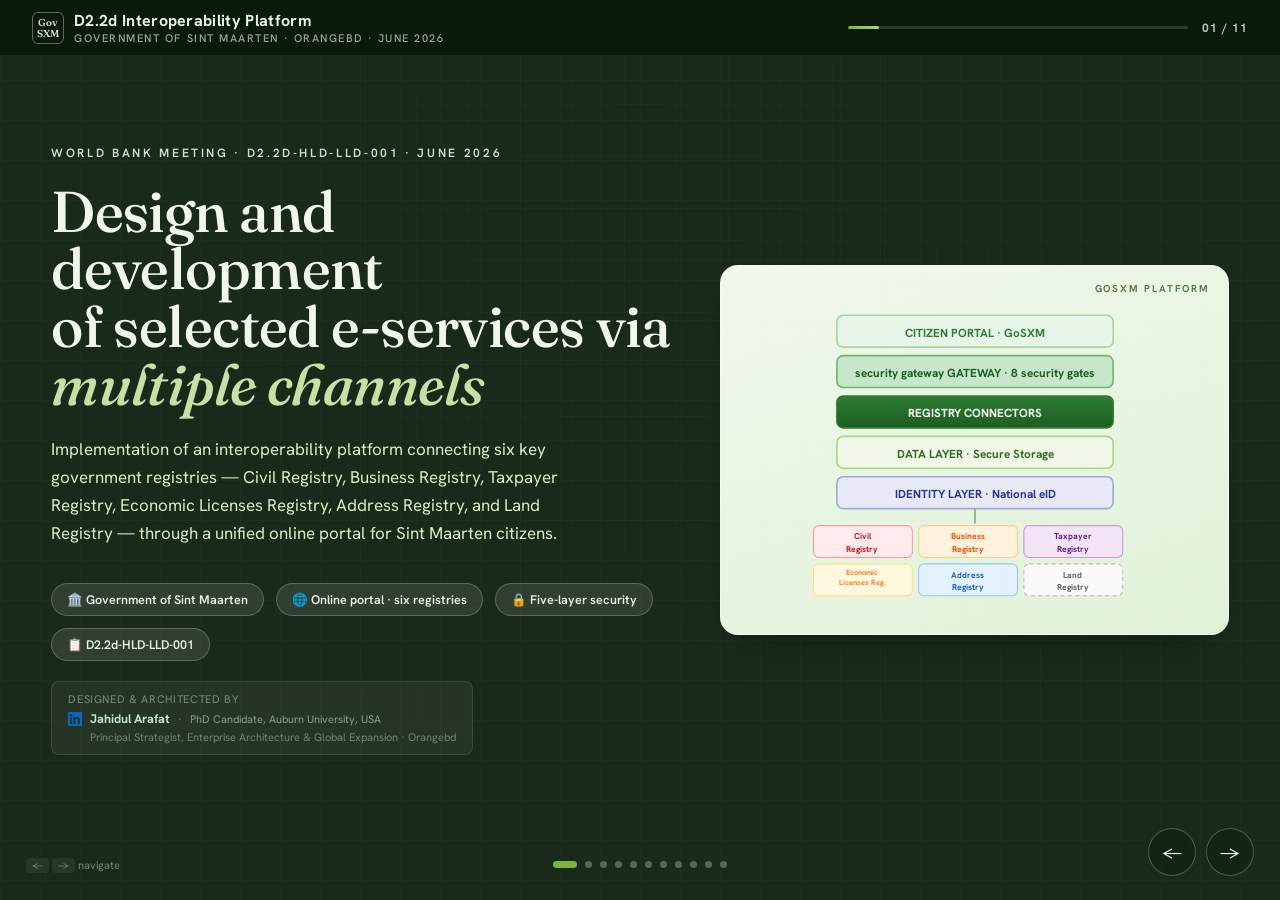
<file: archi4wb.html>
<!DOCTYPE html>
<html lang="en">
<head>
  <meta charset="UTF-8"/>
  <meta name="viewport" content="width=device-width, initial-scale=1.0"/>
  <title>D2.2d Interoperability Platform · Executive Briefing · Sint Maarten</title>
  <link rel="preconnect" href="https://fonts.googleapis.com">
  <link rel="preconnect" href="https://fonts.gstatic.com" crossorigin>
  <link href="https://fonts.googleapis.com/css2?family=Fraunces:ital,opsz,wght@0,9..144,300;0,9..144,500;0,9..144,600;1,9..144,400;1,9..144,300&family=Hanken+Grotesk:wght@400;500;600;700;800&display=swap" rel="stylesheet">
  <style>
    :root{
      --bg:#1a2a1a;--bg-deep:#111d11;
      --card:#f4f8f1;--panel:#e8f0e3;--panel-line:#d2e0ca;
      --ink:#1e2e1a;--ink-soft:#3a4e34;--muted:#6a8060;
      --line:#d8e8d0;--accent:#2e7d32;--accent-deep:#1b5e20;
      --gold:#7cb342;--sage:#558b2f;--alert:#c62828;
      --teal:#00796b;--blue:#1565c0;
      --shadow:0 18px 40px -22px rgba(10,26,10,.65),0 4px 12px -8px rgba(10,26,10,.45);
      --radius:18px;
      --ff-display:"Fraunces",Georgia,serif;
      --ff-body:"Hanken Grotesk",system-ui,sans-serif;
    }
    *{box-sizing:border-box;margin:0;padding:0}
    html,body{height:100%}
    body{font-family:var(--ff-body);color:var(--ink);background:var(--bg);overflow:hidden;-webkit-font-smoothing:antialiased}
    body::before{content:"";position:fixed;inset:0;z-index:0;pointer-events:none;
      background-image:linear-gradient(rgba(255,255,255,.025) 1px,transparent 1px),linear-gradient(90deg,rgba(255,255,255,.025) 1px,transparent 1px);
      background-size:52px 52px;mask-image:radial-gradient(circle at 50% 30%,#000 0%,transparent 75%)}

    #deck{position:fixed;inset:0;z-index:1}
    #track{display:flex;height:100%;transition:transform .7s cubic-bezier(.7,.02,.2,1)}
    .slide{flex:0 0 100%;width:100vw;height:100vh;overflow-y:auto;overflow-x:hidden;box-sizing:border-box;
      padding:clamp(68px,9vh,84px) clamp(16px,4vw,72px) clamp(68px,9vh,92px);display:flex;flex-direction:column;justify-content:center;
      scrollbar-width:thin;scrollbar-color:rgba(255,255,255,.3) transparent}
    .slide::-webkit-scrollbar{width:6px}.slide::-webkit-scrollbar-thumb{background:rgba(255,255,255,.25);border-radius:6px}
    .wrap{width:100%;max-width:1200px;margin:0 auto}

    #topbar{position:fixed;top:0;left:0;right:0;z-index:30;display:flex;align-items:center;gap:10px;padding:10px clamp(12px,3vw,32px);color:#e8f4e8;background:rgba(10,26,10,.95);backdrop-filter:blur(8px)}
    .brand{display:flex;align-items:center;gap:10px;font-weight:700;letter-spacing:.02em;flex-shrink:0}
    .brand .seal{width:32px;height:32px;border:1.5px solid rgba(255,255,255,.35);border-radius:6px;display:grid;place-items:center;font-family:var(--ff-display);font-size:10px;line-height:1.1;color:rgba(255,255,255,.85);font-weight:600;text-align:center}
    .brand small{display:block;font-weight:500;font-size:11px;opacity:.65;letter-spacing:.14em;text-transform:uppercase}
    #progress-wrap{flex:1;height:3px;background:rgba(255,255,255,.15);border-radius:99px;overflow:hidden;max-width:340px;margin-left:auto}
    #progress{height:100%;width:11%;background:linear-gradient(90deg,var(--gold),#aed581);border-radius:99px;transition:width .6s cubic-bezier(.7,.02,.2,1)}
    #counter{font-variant-numeric:tabular-nums;font-weight:700;font-size:12px;letter-spacing:.08em;opacity:.8;min-width:50px;text-align:right}

    .navbtn{position:fixed;bottom:24px;z-index:30;width:48px;height:48px;border-radius:50%;border:1px solid rgba(255,255,255,.25);background:rgba(10,26,10,.35);backdrop-filter:blur(8px);color:#e8f4e8;font-size:18px;cursor:pointer;display:grid;place-items:center;transition:transform .22s,background .22s,opacity .22s}
    .navbtn:hover{background:rgba(10,26,10,.6);transform:translateY(-2px)}
    .navbtn:disabled{opacity:.25;cursor:default;transform:none}
    #prev{right:84px}#next{right:26px}
    #dots{position:fixed;bottom:32px;left:50%;transform:translateX(-50%);z-index:30;display:flex;gap:8px}
    #dots button{width:7px;height:7px;border-radius:50%;border:none;background:rgba(255,255,255,.28);cursor:pointer;padding:0;transition:all .3s}
    #dots button.on{width:24px;border-radius:99px;background:var(--gold)}
    .hint{position:fixed;bottom:28px;left:26px;z-index:30;color:#e8f4e8;opacity:.45;font-size:11px}
    .hint kbd{font-family:var(--ff-body);background:rgba(255,255,255,.14);border-radius:4px;padding:1px 6px;font-size:10px}

    .card{background:var(--card);border-radius:var(--radius);box-shadow:var(--shadow);border:1px solid rgba(255,255,255,.55)}
    .eyebrow{display:inline-flex;align-items:center;gap:9px;font-size:11.5px;font-weight:700;letter-spacing:.2em;text-transform:uppercase;color:var(--gold)}
    .eyebrow::before{content:"";width:22px;height:1.5px;background:var(--gold);display:inline-block}
    h1,h2,h3{font-family:var(--ff-display);font-weight:500;letter-spacing:-.01em;line-height:1.05}

    .reveal{opacity:0;transform:translateY(20px)}
    .slide.is-active .reveal{animation:rise .75s cubic-bezier(.2,.7,.2,1) forwards}
    .slide.is-active .reveal.d1{animation-delay:.05s}.slide.is-active .reveal.d2{animation-delay:.15s}
    .slide.is-active .reveal.d3{animation-delay:.27s}.slide.is-active .reveal.d4{animation-delay:.39s}
    .slide.is-active .reveal.d5{animation-delay:.51s}.slide.is-active .reveal.d6{animation-delay:.63s}
    @keyframes rise{to{opacity:1;transform:none}}

    /* ── COVER ── */
    #s-cover .wrap{display:grid;grid-template-columns:1.1fr .9fr;gap:48px;align-items:center}
    #s-cover h1{font-size:clamp(22px,4.5vw,76px);color:#f0f8ec;line-height:1}
    #s-cover h1 em{font-style:italic;color:#c5e1a5}
    .cover-kicker{color:#c8e6c9;font-weight:600;letter-spacing:.22em;text-transform:uppercase;font-size:12px;opacity:.85;margin-bottom:22px}
    .cover-sub{color:#dcedc8;font-size:clamp(14px,1.5vw,17px);line-height:1.65;max-width:540px;margin-top:22px;opacity:.9}
    .cover-meta{margin-top:36px;display:flex;gap:12px;flex-wrap:wrap}
    .cover-meta .chip{background:rgba(255,255,255,.1);border:1px solid rgba(255,255,255,.22);color:#e8f5e9;padding:7px 15px;border-radius:99px;font-size:12.5px;font-weight:600;backdrop-filter:blur(4px)}
    .cover-art{padding:28px;background:linear-gradient(160deg,#f1f8ec,#e0f2d8);position:relative;overflow:hidden;min-height:280px;display:flex;align-items:center;justify-content:center}
    .cover-art .tag{position:absolute;top:16px;right:18px;font-size:10px;letter-spacing:.18em;text-transform:uppercase;color:#5a7a50;font-weight:700}
    .float{animation:float 4.5s ease-in-out infinite}
    @keyframes float{0%,100%{transform:translateY(0)}50%{transform:translateY(-6px)}}

    /* ── SECTION HEAD ── */
    .section-head{margin-bottom:16px}
    .section-head h2{font-size:clamp(18px,2.4vw,36px);color:#f0f8ec;line-height:1.15}
    .section-head p{color:#dcedc8;font-size:clamp(12px,1.2vw,14.5px);line-height:1.62;max-width:680px;margin-top:10px;opacity:.9}

    /* ── STAT GRID ── */
    .stat-grid{display:grid;grid-template-columns:repeat(auto-fit,minmax(140px,1fr));gap:10px}
    .stat-box{padding:20px 18px;border-radius:14px}
    .stat-box .v{font-family:var(--ff-display);font-size:clamp(32px,4vw,52px);line-height:1;margin-bottom:4px}
    .stat-box .l{font-size:12px;font-weight:700;letter-spacing:.08em;text-transform:uppercase;opacity:.7;margin-bottom:6px}
    .stat-box .s{font-size:12.5px;line-height:1.45;opacity:.7}

    /* ── COST SLIDE ── */
    .cost-grid{display:grid;grid-template-columns:repeat(auto-fit,minmax(280px,1fr));gap:14px;align-items:start}
    .cost-card{padding:24px 26px}
    .cost-card h3{font-size:clamp(14px,1.6vw,18px);color:var(--ink);font-family:var(--ff-body);font-weight:800;margin-bottom:14px;display:flex;align-items:center;gap:8px}
    .cost-row{display:flex;justify-content:space-between;align-items:center;padding:7px 0;border-bottom:1px solid var(--panel-line);font-size:13px}
    .cost-row:last-child{border:none}
    .cost-row .lbl{color:var(--ink-soft);font-weight:500}
    .cost-row .val{font-weight:700;color:var(--ink);font-family:var(--ff-display);font-size:15px}
    .cost-row .val.accent{color:var(--accent-deep)}
    .cost-total{margin-top:12px;padding:12px 14px;border-radius:10px;background:var(--panel);display:flex;justify-content:space-between;align-items:center}
    .cost-total .tl{font-weight:800;font-size:13px;color:var(--ink-soft)}
    .cost-total .tv{font-family:var(--ff-display);font-size:26px;color:var(--accent-deep)}
    .phase-bar{height:8px;border-radius:99px;background:var(--panel-line);overflow:hidden;margin:6px 0 3px}
    .phase-bar-fill{height:100%;border-radius:99px}
    .assumptions-card{padding:20px 22px}
    .assume-row{display:flex;gap:10px;padding:6px 0;border-bottom:1px solid var(--panel-line);font-size:12.5px}
    .assume-row:last-child{border:none}
    .assume-row .ak{color:var(--muted);font-weight:600;width:150px;flex-shrink:0}
    .assume-row .av{color:var(--ink-soft)}

    /* ── HLD SLIDE ── */
    .hld-layout{display:grid;grid-template-columns:130px 1fr 190px;gap:16px;align-items:start;margin-top:.8rem}

    /* ── SECURITY SIM ── */
    .sim-layout{display:grid;grid-template-columns:1fr 1fr;gap:1.6rem;align-items:start}
    .sim-terminal{background:#0d1f0d;border-radius:14px;border:1px solid rgba(124,179,66,.2);overflow:hidden;font-family:'Courier New',monospace;font-size:12.5px}
    .sim-top{padding:10px 14px;background:#0a180a;border-bottom:1px solid rgba(124,179,66,.15);display:flex;align-items:center;gap:8px}
    .sim-top .dot{width:10px;height:10px;border-radius:50%}
    .sim-body{padding:14px 16px;min-height:260px;line-height:1.8}
    .sim-line{opacity:0;transform:translateY(4px);transition:opacity .3s,transform .3s;color:#a5d6a7}
    .sim-line.show{opacity:1;transform:none}
    .sim-line.ok{color:#69f0ae}
    .sim-line.warn{color:#ffd740}
    .sim-line.err{color:#ff5252}
    .sim-line.dim{color:rgba(165,214,167,.4)}
    .sim-line.head{color:#e8f5e9;font-weight:600}
    .sim-btn{margin:10px 14px 14px;padding:8px 18px;border-radius:8px;border:1px solid rgba(124,179,66,.4);background:rgba(124,179,66,.1);color:#a5d6a7;font-family:var(--ff-body);font-size:12px;font-weight:700;cursor:pointer;letter-spacing:.08em;text-transform:uppercase;transition:background .2s}
    .sim-btn:hover{background:rgba(124,179,66,.2)}
    .gate-list{display:flex;flex-direction:column;gap:7px}
    .gate{display:flex;gap:10px;align-items:flex-start;padding:9px 12px;border-radius:9px;background:var(--card);border:1px solid var(--line)}
    .gate .gn{font-family:var(--ff-display);font-size:13px;color:var(--accent);flex-shrink:0;width:22px;font-weight:600}
    .gate .gb{font-size:12.5px}
    .gate .gb strong{color:var(--ink);font-weight:700;display:block;font-size:13px}
    .gate .gb span{color:var(--ink-soft);font-size:12px}
    .gate-status{display:inline-block;width:8px;height:8px;border-radius:50%;background:#ccc;margin-left:6px;vertical-align:middle;transition:background .3s}
    .gate-status.pass{background:#69f0ae;box-shadow:0 0 6px #69f0ae}
    .gate-status.fail{background:#ff5252;box-shadow:0 0 6px #ff5252}
    .gate-status.active{background:#ffd740;animation:pulse 1s infinite}
    @keyframes pulse{0%,100%{opacity:1}50%{opacity:.3}}

    /* ── PRINCIPLES ── */
    .principles-grid{display:grid;grid-template-columns:1fr 1fr;gap:12px}
    .principle{padding:16px 18px;border-radius:12px}
    .principle .pnum{font-family:var(--ff-display);font-size:28px;opacity:.2;line-height:1}
    .principle h4{font-family:var(--ff-body);font-weight:800;font-size:14.5px;margin:4px 0 6px}
    .principle p{font-size:12.5px;line-height:1.52;opacity:.75}

    /* ── MARCUS HIGHLIGHTS ── */
    .mhl{color:#c62828;font-weight:800;animation:mflash 2s ease-in-out infinite}
    .mhg{color:#1b5e20;font-weight:800}
    @keyframes mflash{0%,100%{opacity:1}50%{opacity:.55}}

    /* ── MARCUS BANNER ── */
    .marcus-banner{display:flex;gap:20px;align-items:center;padding:18px 22px;border-radius:16px;background:#fff9e6;border:3px solid #f9a825;margin-bottom:1.2rem;box-shadow:0 4px 20px rgba(249,168,37,.22)}
    .marcus-avatar{flex-shrink:0;width:80px;height:80px;border-radius:50%;overflow:hidden;border:3px solid #f9a825;box-shadow:0 4px 16px rgba(249,168,37,.4)}
    .marcus-bubble{flex:1}
    .marcus-bubble .mname{font-family:var(--ff-display);font-size:1rem;font-weight:700;color:#e65100;margin-bottom:5px;letter-spacing:.01em}
    .marcus-bubble .mtext{font-size:.95rem;color:#4e342e;line-height:1.65;display:flex;flex-direction:column;gap:2px}
    .marcus-bubble .mtext strong{color:#bf360c;font-weight:800}

    /* ── END ── */
    #s-end .wrap{text-align:center}
    #s-end h2{font-size:clamp(32px,5vw,64px);color:#f0f8ec;line-height:1}
    #s-end h2 em{font-style:italic;color:#c5e1a5}
    #s-end p{color:#dcedc8;font-size:16px;margin-top:20px;opacity:.88}
    .end-stats{display:flex;gap:40px;justify-content:center;margin-top:44px;flex-wrap:wrap}
    .end-stats .st .v{font-family:var(--ff-display);font-size:52px;color:#c5e1a5}
    .end-stats .st .l{color:#dcedc8;font-size:12px;letter-spacing:.08em;text-transform:uppercase;opacity:.75;margin-top:4px}

    @media(max-width:1024px){
      #s-cover .wrap,.hld-layout{grid-template-columns:1fr;gap:16px}
      .stat-grid,.cost-grid,.sim-layout,.principles-grid{grid-template-columns:1fr 1fr}
      .slide{padding:72px 14px 88px;justify-content:flex-start}#prev{right:70px}
    }
    @media(max-width:720px){
      #s-cover .wrap,.hld-layout,.stat-grid,.cost-grid,.sim-layout,.principles-grid{grid-template-columns:1fr;gap:12px}
      .slide{padding:68px 12px 80px}
      .brand small{display:none}
      #progress-wrap{display:none}
    }
  </style>
</head>
<body>

<div id="topbar">
  <div class="brand">
    <span class="seal">Gov<br>SXM</span>
    <div>D2.2d Interoperability Platform<small>Government of Sint Maarten · Orangebd · June 2026</small></div>
  </div>
  <div id="progress-wrap"><div id="progress"></div></div>
  <div id="counter">01 / 11</div>
</div>

<div id="deck"><div id="track">

  <!-- ═══════════ SLIDE 1 — COVER ═══════════ -->
  <section class="slide" id="s-cover"><div class="wrap">
    <div>
      <div class="cover-kicker reveal d1">World Bank Meeting · D2.2d-HLD-LLD-001 · June 2026</div>
      <h1 class="reveal d2">Design and development<br>of selected e-services via<br><em>multiple channels</em></h1>
      <p class="cover-sub reveal d3">Implementation of an interoperability platform connecting six key government registries — Civil Registry, Business Registry, Taxpayer Registry, Economic Licenses Registry, Address Registry, and Land Registry — through a unified online portal for Sint Maarten citizens.</p>
      <div class="cover-meta reveal d4">
        <span class="chip">🏛️ Government of Sint Maarten</span>
        <span class="chip">🌐 Online portal · six registries</span>
        <span class="chip">🔒 Five-layer security</span>
        <span class="chip">📋 D2.2d-HLD-LLD-001</span>
      </div>
      <div class="reveal d5" style="margin-top:20px;padding:10px 16px;border-radius:8px;background:rgba(255,255,255,.05);border:1px solid rgba(255,255,255,.1);display:inline-block">
        <div style="font-size:11px;color:rgba(200,230,200,.5);letter-spacing:.06em;text-transform:uppercase;margin-bottom:4px">Designed &amp; Architected by</div>
        <a href="https://www.linkedin.com/in/jahidul-arafat-791a7490/" target="_blank" style="text-decoration:none;display:flex;align-items:center;gap:8px">
          <svg width="14" height="14" viewBox="0 0 24 24" fill="#0a66c2" xmlns="http://www.w3.org/2000/svg"><path d="M20.447 20.452h-3.554v-5.569c0-1.328-.027-3.037-1.852-3.037-1.853 0-2.136 1.445-2.136 2.939v5.667H9.351V9h3.414v1.561h.046c.477-.9 1.637-1.85 3.37-1.85 3.601 0 4.267 2.37 4.267 5.455v6.286zM5.337 7.433a2.062 2.062 0 0 1-2.063-2.065 2.064 2.064 0 1 1 2.063 2.065zm1.782 13.019H3.555V9h3.564v11.452zM22.225 0H1.771C.792 0 0 .774 0 1.729v20.542C0 23.227.792 24 1.771 24h20.451C23.2 24 24 23.227 24 22.271V1.729C24 .774 23.2 0 22.222 0h.003z"/></svg>
          <span style="font-size:12.5px;font-weight:700;color:#c8e6c9">Jahidul Arafat</span>
          <span style="font-size:11px;color:rgba(200,230,200,.5)">·</span>
          <span style="font-size:11px;color:rgba(200,230,200,.6)">PhD Candidate, Auburn University, USA</span>
        </a>
        <div style="font-size:11px;color:rgba(200,230,200,.45);margin-top:3px;padding-left:22px">Principal Strategist, Enterprise Architecture &amp; Global Expansion · Orangebd</div>
      </div>
    </div>
    <div class="cover-art card reveal d3 float">
      <span class="tag">GoSXM Platform</span>
      <svg viewBox="0 0 320 294" style="width:100%;max-width:340px" aria-hidden="true">
        <defs>
          <linearGradient id="gp" x1="0" y1="0" x2="0" y2="1">
            <stop offset="0" stop-color="#2e7d32"/><stop offset="1" stop-color="#1b5e20"/>
          </linearGradient>
        </defs>
        <!-- Platform layers stack -->
        <rect x="30" y="20" width="260" height="30" rx="6" fill="#e8f5e9" stroke="#a5d6a7" stroke-width="1.5"/>
        <text x="160" y="40" font-family="Hanken Grotesk" font-size="11" font-weight="700" fill="#2e7d32" text-anchor="middle">CITIZEN PORTAL · GoSXM</text>
        <rect x="30" y="58" width="260" height="30" rx="6" fill="#c8e6c9" stroke="#66bb6a" stroke-width="1.5"/>
        <text x="160" y="78" font-family="Hanken Grotesk" font-size="11" font-weight="700" fill="#1b5e20" text-anchor="middle">security gateway GATEWAY · 8 security gates</text>
        <rect x="30" y="96" width="260" height="30" rx="6" fill="url(#gp)" stroke="#2e7d32" stroke-width="1.5"/>
        <text x="160" y="116" font-family="Hanken Grotesk" font-size="11" font-weight="700" fill="#fff" text-anchor="middle">REGISTRY CONNECTORS</text>
        <rect x="30" y="134" width="260" height="30" rx="6" fill="#f1f8e9" stroke="#aed581" stroke-width="1.5"/>
        <text x="160" y="154" font-family="Hanken Grotesk" font-size="11" font-weight="700" fill="#33691e" text-anchor="middle">DATA LAYER · Secure Storage</text>
        <rect x="30" y="172" width="260" height="30" rx="6" fill="#e8eaf6" stroke="#9fa8da" stroke-width="1.5"/>
        <text x="160" y="192" font-family="Hanken Grotesk" font-size="11" font-weight="700" fill="#283593" text-anchor="middle">IDENTITY LAYER · National eID</text>

        <!-- Registries — 2 rows of 3 -->
        <line x1="160" y1="202" x2="160" y2="216" stroke="#66bb6a" stroke-width="1.5"/>

        <!-- Row 1 -->
        <rect x="8"   y="218" width="93" height="30" rx="5" fill="#ffebee" stroke="#ef9a9a" stroke-width="1"/>
        <text x="54"  y="231" font-family="Hanken Grotesk" font-size="8" font-weight="700" fill="#b71c1c" text-anchor="middle">Civil</text>
        <text x="54"  y="243" font-family="Hanken Grotesk" font-size="8" font-weight="700" fill="#b71c1c" text-anchor="middle">Registry</text>

        <rect x="107" y="218" width="93" height="30" rx="5" fill="#fff3e0" stroke="#ffcc80" stroke-width="1"/>
        <text x="153" y="231" font-family="Hanken Grotesk" font-size="8" font-weight="700" fill="#e65100" text-anchor="middle">Business</text>
        <text x="153" y="243" font-family="Hanken Grotesk" font-size="8" font-weight="700" fill="#e65100" text-anchor="middle">Registry</text>

        <rect x="206" y="218" width="93" height="30" rx="5" fill="#f3e5f5" stroke="#ce93d8" stroke-width="1"/>
        <text x="252" y="231" font-family="Hanken Grotesk" font-size="8" font-weight="700" fill="#6a1b9a" text-anchor="middle">Taxpayer</text>
        <text x="252" y="243" font-family="Hanken Grotesk" font-size="8" font-weight="700" fill="#6a1b9a" text-anchor="middle">Registry</text>

        <!-- Row 2 -->
        <rect x="8"   y="254" width="93" height="30" rx="5" fill="#fff8e1" stroke="#ffe082" stroke-width="1"/>
        <text x="54"  y="264" font-family="Hanken Grotesk" font-size="7" font-weight="700" fill="#f57f17" text-anchor="middle">Economic</text>
        <text x="54"  y="274" font-family="Hanken Grotesk" font-size="7" font-weight="700" fill="#f57f17" text-anchor="middle">Licenses Reg.</text>

        <rect x="107" y="254" width="93" height="30" rx="5" fill="#e3f2fd" stroke="#90caf9" stroke-width="1"/>
        <text x="153" y="267" font-family="Hanken Grotesk" font-size="8" font-weight="700" fill="#1565c0" text-anchor="middle">Address</text>
        <text x="153" y="279" font-family="Hanken Grotesk" font-size="8" font-weight="700" fill="#1565c0" text-anchor="middle">Registry</text>

        <rect x="206" y="254" width="93" height="30" rx="5" fill="#fafafa" stroke="#bdbdbd" stroke-width="1" stroke-dasharray="4,3"/>
        <text x="252" y="267" font-family="Hanken Grotesk" font-size="8" font-weight="700" fill="#616161" text-anchor="middle">Land</text>
        <text x="252" y="279" font-family="Hanken Grotesk" font-size="8" font-weight="700" fill="#616161" text-anchor="middle">Registry</text>
      </svg>
    </div>
  </div></section>

  <!-- ═══════════ MARCUS STORY SLIDE ═══════════ -->
  <section class="slide" id="s-marcus" style="background:linear-gradient(160deg,#1a2a1a 0%,#0f1a0f 100%);overflow:hidden">

    <!-- Subtle background grid -->
    <div style="position:absolute;inset:0;opacity:.04;background-image:linear-gradient(rgba(165,214,167,.6) 1px,transparent 1px),linear-gradient(90deg,rgba(165,214,167,.6) 1px,transparent 1px);background-size:40px 40px;pointer-events:none"></div>

    <div style="position:relative;z-index:1;display:flex;flex-direction:column;align-items:center;justify-content:center;min-height:80vh;padding:60px 40px 40px;text-align:center">

      <!-- Scene counter -->
      <div style="font-family:'Courier New',monospace;font-size:10px;letter-spacing:.25em;color:rgba(165,214,167,.3);text-transform:uppercase;margin-bottom:32px;opacity:0;transition:opacity .6s" id="mSceneLabel">Scene · Sint Maarten · Today</div>

      <!-- Marcus avatar — large -->
      <div style="position:relative;margin-bottom:28px">
        <div style="width:160px;height:160px;border-radius:50%;overflow:hidden;box-shadow:0 12px 48px rgba(249,168,37,.5);opacity:0;transform:scale(.6);transition:opacity .7s,transform .7s;border:4px solid #f9a825" id="mAvatar"><img src="[data-uri]" style="width:100%;height:100%;object-fit:cover;border-radius:50%" alt="Marcus"/></div>
        <!-- Pulse ring -->
        <div style="position:absolute;inset:-8px;border-radius:50%;border:2px solid rgba(249,168,37,.25);opacity:0;animation:none" id="mRing"></div>
      </div>

      <!-- Name -->
      <div style="font-family:'Fraunces',serif;font-size:clamp(2rem,4vw,3.2rem);color:#f0f8ec;line-height:1.1;opacity:0;transform:translateY(16px);transition:opacity .6s,transform .6s;margin-bottom:6px" id="mName">Marcus</div>
      <div style="font-size:17px;color:rgba(165,214,167,.7);letter-spacing:.12em;text-transform:uppercase;font-weight:700;opacity:0;transition:opacity .5s;margin-bottom:44px" id="mTitle">Sole Proprietor · Sint Maarten</div>

      <!-- Story panels — appear one by one -->
      <div style="display:flex;flex-direction:column;gap:14px;max-width:860px;width:100%;text-align:left" id="mStoryPanels">

        <div class="mPanel" id="mp1" style="display:flex;gap:18px;align-items:flex-start;padding:18px 22px;border-radius:12px;background:rgba(255,255,255,.04);border:1px solid rgba(255,255,255,.08);opacity:0;transform:translateX(-20px);transition:opacity .55s,transform .55s">
          <div style="font-size:2rem;flex-shrink:0;margin-top:2px">🏠</div>
          <div>
            <div style="font-family:'Fraunces',serif;font-size:1.2rem;color:#f0f8ec;margin-bottom:6px">Marcus lives and works in Sint Maarten</div>
            <div style="font-size:1rem;color:rgba(232,228,220,.65);line-height:1.65">He runs a small business, pays his taxes, and rents an office. His name, address, and identity are already on record across six different government registries.</div>
          </div>
        </div>

        <div class="mPanel" id="mp2" style="display:flex;gap:18px;align-items:flex-start;padding:18px 22px;border-radius:12px;background:rgba(255,152,0,.06);border:1px solid rgba(255,152,0,.18);opacity:0;transform:translateX(-20px);transition:opacity .55s,transform .55s">
          <div style="font-size:2rem;flex-shrink:0;margin-top:2px">📋</div>
          <div>
            <div style="font-family:'Fraunces',serif;font-size:1rem;color:#ffe0b2;margin-bottom:4px">He wants to register his sole proprietorship</div>
            <div style="font-size:1rem;color:rgba(232,228,220,.65);line-height:1.65">A simple goal — register a business, confirm his Tax ID, and apply for an Economic Licence. Information the government already holds. Yet today this takes multiple visits to multiple agencies over multiple days.</div>
          </div>
        </div>

        <div class="mPanel" id="mp3" style="display:flex;gap:18px;align-items:flex-start;padding:18px 22px;border-radius:12px;background:rgba(239,83,80,.06);border:1px solid rgba(239,83,80,.2);opacity:0;transform:translateX(-20px);transition:opacity .55s,transform .55s">
          <div style="font-size:2rem;flex-shrink:0;margin-top:2px">😞</div>
          <div>
            <div style="font-family:'Fraunces',serif;font-size:1rem;color:#ffcdd2;margin-bottom:4px">The data exists — but the systems cannot talk to each other</div>
            <div style="font-size:1rem;color:rgba(232,228,220,.65);line-height:1.65">Civil Registry. Business Registry. Taxpayer Registry. Economic Licenses. Address. Land. Six separate databases. No connection. Marcus has to be the bridge between them — manually, repeatedly, in person.</div>
          </div>
        </div>

        <div class="mPanel" id="mp4" style="display:flex;gap:18px;align-items:flex-start;padding:18px 22px;border-radius:12px;background:rgba(46,125,50,.1);border:1.5px solid rgba(46,125,50,.35);opacity:0;transform:translateX(-20px);transition:opacity .55s,transform .55s">
          <div style="font-size:2rem;flex-shrink:0;margin-top:2px">✨</div>
          <div>
            <div style="font-family:'Fraunces',serif;font-size:1rem;color:#c8e6c9;margin-bottom:4px">This platform changes everything for Marcus</div>
            <div style="font-size:1rem;color:rgba(232,228,220,.7);line-height:1.65">One login. One session. The platform connects all six registries, fetches his data automatically, and completes his registration without a single office visit. <span style="color:#a5d6a7;font-weight:600">Marcus will appear throughout this presentation</span> — every slide shows you what this platform does from his perspective.</div>
          </div>
        </div>

      </div>

      <!-- CTA -->
      <div style="margin-top:28px;opacity:0;transition:opacity .6s" id="mCta">
        <div style="font-size:1rem;color:rgba(165,214,167,.65);font-style:italic;font-weight:600">Navigate forward to follow Marcus's journey →</div>
      </div>

    </div>
  </section>

  <!-- ═══════════ SLIDE 2 — THE PROBLEM ═══════════ -->
  <section class="slide" id="s-problem"><div class="wrap">
    <div class="section-head">
      <div class="eyebrow reveal d1">The Challenge</div>
      <h2 class="reveal d1">Six registries — each an island</h2>
      <p class="reveal d2">Sint Maarten's six government registries each hold vital citizen data. None of them can see the others. A citizen starting a business must visit multiple agencies over several days — even though all their information already exists in government systems.</p>
    </div>

    <div class="marcus-banner reveal d2">
      <div class="marcus-avatar" style="overflow:hidden;padding:0"><img src="[data-uri]" style="width:100%;height:100%;object-fit:cover;border-radius:50%" alt="Marcus"/></div>
      <div class="marcus-bubble">
        <div class="mname">Marcus · sole proprietor · Sint Maarten</div>
        <div class="mtext" id="mb_0" onclick="nextSentence(0,4)" style="cursor:pointer;display:flex;flex-direction:column;gap:2px">
          <span class="ms" id="ms_0_0" style="display:flex;align-items:baseline;gap:8px;margin-bottom:5px"><span style="color:#f9a825;font-size:1.1em;flex-shrink:0;line-height:1.4">•</span><span>Marcus wants to register his sole proprietorship.</span></span>
          <span class="ms" id="ms_0_1" style="display:none;align-items:baseline;gap:8px;margin-bottom:5px"><span style="color:#f9a825;font-size:1.1em;flex-shrink:0;line-height:1.4">•</span><span>To confirm his Tax ID he must <strong class='mhl'>email the Tax Administration</strong> and <strong class='mhl'>wait days</strong> for a reply.</span></span>
          <span class="ms" id="ms_0_2" style="display:none;align-items:baseline;gap:8px;margin-bottom:5px"><span style="color:#f9a825;font-size:1.1em;flex-shrink:0;line-height:1.4">•</span><span>To register his business he <strong class='mhl'>visits COCI in person</strong>.</span></span>
          <span class="ms" id="ms_0_3" style="display:none;align-items:baseline;gap:8px;margin-bottom:5px"><span style="color:#f9a825;font-size:1.1em;flex-shrink:0;line-height:1.4">•</span><span>To apply for an Economic Licence he submits to TEATT separately — <strong class='mhl'>re-entering the same information</strong> he already provided twice.</span></span>
          <span class="ms-hint" id="mh_0" style="display:inline;font-size:.75rem;color:rgba(230,115,0,.55);margin-left:16px;font-style:normal;margin-top:2px">tap for next →</span>
        </div>
      </div>
    </div>
    <div style="display:grid;grid-template-columns:1fr 1fr;gap:18px;margin-top:1rem">

      <!-- Left: today -->
      <div class="card reveal d3" style="padding:24px 26px">
        <div style="font-family:var(--ff-display);font-size:13px;color:var(--accent);margin-bottom:14px;font-weight:600;letter-spacing:.05em">TODAY — Six silos, zero connections</div>

        <!-- 6 registry pills -->
        <div style="display:grid;grid-template-columns:1fr 1fr 1fr;gap:7px;margin-bottom:16px">
          <div style="padding:8px 10px;border-radius:8px;background:#ffebee;border:1px solid #ef9a9a;text-align:center">
            <div style="font-size:11px;font-weight:800;color:#b71c1c">Civil Registry</div>
            <div style="font-size:10px;color:#c62828;margin-top:2px">Identity data</div>
          </div>
          <div style="padding:8px 10px;border-radius:8px;background:#fff3e0;border:1px solid #ffcc80;text-align:center">
            <div style="font-size:11px;font-weight:800;color:#e65100">Business Registry</div>
            <div style="font-size:10px;color:#ef6c00;margin-top:2px">COCI · registrations</div>
          </div>
          <div style="padding:8px 10px;border-radius:8px;background:#f3e5f5;border:1px solid #ce93d8;text-align:center">
            <div style="font-size:11px;font-weight:800;color:#6a1b9a">Taxpayer Registry</div>
            <div style="font-size:10px;color:#7b1fa2;margin-top:2px">SIAH · CRIB</div>
          </div>
          <div style="padding:8px 10px;border-radius:8px;background:#fff8e1;border:1px solid #ffe082;text-align:center">
            <div style="font-size:11px;font-weight:800;color:#f57f17">Economic Licenses Registry</div>
            <div style="font-size:10px;color:#f9a825;margin-top:2px">BLISS · TEATT</div>
          </div>
          <div style="padding:8px 10px;border-radius:8px;background:#e3f2fd;border:1px solid #90caf9;text-align:center">
            <div style="font-size:11px;font-weight:800;color:#1565c0">Address Registry</div>
            <div style="font-size:10px;color:#1976d2;margin-top:2px">VROMI · GIS</div>
          </div>
          <div style="padding:8px 10px;border-radius:8px;background:#fafafa;border:1px solid #e0e0e0;text-align:center">
            <div style="font-size:11px;font-weight:800;color:#424242">Land Registry</div>
            <div style="font-size:10px;color:#616161;margin-top:2px">Kadaster · ArcGIS mapping</div>
          </div>
        </div>

        <div style="display:flex;flex-direction:column;gap:8px">
          <div style="display:flex;gap:10px;align-items:flex-start;padding:9px 12px;border-radius:8px;background:#fce4ec;border:1px solid #ef9a9a">
            <span style="font-size:1rem;flex-shrink:0">❌</span>
            <div><strong style="font-size:13px;color:#b71c1c">No registry can see another</strong><br><span style="font-size:12px;color:#c62828">Each system is siloed — sharing data requires manual steps between agencies</span></div>
          </div>
          <div style="display:flex;gap:10px;align-items:flex-start;padding:9px 12px;border-radius:8px;background:#fff3e0;border:1px solid #ffcc80">
            <span style="font-size:1rem;flex-shrink:0">🔄</span>
            <div><strong style="font-size:13px;color:#e65100">Citizens re-enter the same data repeatedly</strong><br><span style="font-size:12px;color:#ef6c00">Name, address, and ID re-entered across 3+ agency visits for a single business registration</span></div>
          </div>
          <div style="display:flex;gap:10px;align-items:flex-start;padding:9px 12px;border-radius:8px;background:#fce4ec;border:1px solid #ef9a9a">
            <span style="font-size:1rem;flex-shrink:0">📅</span>
            <div><strong style="font-size:13px;color:#b71c1c">Days of waiting — for data that already exists</strong><br><span style="font-size:12px;color:#c62828">Tax confirmation via email or WhatsApp. Business registration in person. Licence submission separate.</span></div>
          </div>
        </div>
      </div>

      <!-- Right: tomorrow -->
      <div class="card reveal d4" style="padding:24px 26px">
        <div style="font-family:var(--ff-display);font-size:13px;color:var(--accent);margin-bottom:14px;font-weight:600;letter-spacing:.05em">TOMORROW — One platform connects all six</div>

        <!-- Connected registries visual -->
        <div style="position:relative;margin-bottom:16px">
          <svg viewBox="0 0 280 120" xmlns="http://www.w3.org/2000/svg" style="width:100%">
            <!-- Centre hub -->
            <circle cx="140" cy="60" r="22" fill="#e8f5e9" stroke="#66bb6a" stroke-width="2"/>
            <text x="140" y="56" font-family="Fraunces" font-size="9" fill="#1b5e20" text-anchor="middle">GoSXM</text>
            <text x="140" y="68" font-family="Hanken Grotesk" font-size="8" fill="#2e7d32" text-anchor="middle">Platform</text>
            <!-- Lines -->
            <line x1="118" y1="60" x2="60" y2="28" stroke="#a5d6a7" stroke-width="1.2" stroke-dasharray="3,2"/>
            <line x1="118" y1="60" x2="42" y2="60" stroke="#a5d6a7" stroke-width="1.2" stroke-dasharray="3,2"/>
            <line x1="118" y1="60" x2="60" y2="93" stroke="#a5d6a7" stroke-width="1.2" stroke-dasharray="3,2"/>
            <line x1="162" y1="60" x2="220" y2="28" stroke="#a5d6a7" stroke-width="1.2" stroke-dasharray="3,2"/>
            <line x1="162" y1="60" x2="238" y2="60" stroke="#a5d6a7" stroke-width="1.2" stroke-dasharray="3,2"/>
            <line x1="162" y1="60" x2="220" y2="93" stroke="#a5d6a7" stroke-width="1.2" stroke-dasharray="3,2"/>
            <!-- Registry nodes -->
            <circle cx="50" cy="22" r="16" fill="#ffebee" stroke="#ef9a9a" stroke-width="1"/>
            <text x="50" y="26" font-family="Hanken Grotesk" font-size="7" font-weight="700" fill="#b71c1c" text-anchor="middle">Civil Registry</text>
            <circle cx="28" cy="60" r="16" fill="#fff3e0" stroke="#ffcc80" stroke-width="1"/>
            <text x="28" y="64" font-family="Hanken Grotesk" font-size="7" font-weight="700" fill="#e65100" text-anchor="middle">Business Registry</text>
            <circle cx="50" cy="98" r="16" fill="#f3e5f5" stroke="#ce93d8" stroke-width="1"/>
            <text x="50" y="102" font-family="Hanken Grotesk" font-size="7" font-weight="700" fill="#6a1b9a" text-anchor="middle">Taxpayer Registry</text>
            <circle cx="230" cy="22" r="16" fill="#fff8e1" stroke="#ffe082" stroke-width="1"/>
            <text x="230" y="26" font-family="Hanken Grotesk" font-size="7" font-weight="700" fill="#f57f17" text-anchor="middle">Economic Licenses Registry</text>
            <circle cx="252" cy="60" r="16" fill="#e3f2fd" stroke="#90caf9" stroke-width="1"/>
            <text x="252" y="64" font-family="Hanken Grotesk" font-size="7" font-weight="700" fill="#1565c0" text-anchor="middle">Address Registry</text>
            <circle cx="230" cy="98" r="16" fill="#fafafa" stroke="#e0e0e0" stroke-width="1"/>
            <text x="230" y="102" font-family="Hanken Grotesk" font-size="7" font-weight="700" fill="#424242" text-anchor="middle">Land Registry</text>
          </svg>
        </div>

        <div style="display:flex;flex-direction:column;gap:8px">
          <div style="display:flex;gap:10px;align-items:flex-start;padding:9px 12px;border-radius:8px;background:#e8f5e9;border:1px solid #a5d6a7">
            <span style="font-size:1rem;flex-shrink:0">🔐</span>
            <div><strong style="font-size:13px;color:#1b5e20">One login — all six registries</strong><br><span style="font-size:12px;color:#2e7d32">National eID login gives the citizen access to their data across every connected registry</span></div>
          </div>
          <div style="display:flex;gap:10px;align-items:flex-start;padding:9px 12px;border-radius:8px;background:#e8f5e9;border:1px solid #a5d6a7">
            <span style="font-size:1rem;flex-shrink:0">✅</span>
            <div><strong style="font-size:13px;color:#1b5e20">Data flows automatically between registries</strong><br><span style="font-size:12px;color:#2e7d32">Business registration, tax confirmation, licence submission — handled in one session</span></div>
          </div>
          <div style="margin-top:4px;padding:9px 14px;border-radius:8px;background:#e8f5e9;border:1px solid #a5d6a7;text-align:center">
            <span style="font-family:var(--ff-display);font-size:26px;color:#1b5e20">Minutes</span>
            <span style="font-size:13px;color:#2e7d32;margin-left:8px">across all six registries · zero office visits</span>
          </div>
        </div>
      </div>
    </div>
  </div></section>

  <!-- ═══════════ SLIDE 3 — SCALE & COST ═══════════ -->
  <section class="slide" id="s-scale"><div class="wrap">
    <div class="section-head">
      <div class="eyebrow reveal d1">Architecture Considerations</div>
      <h2 class="reveal d1">What we considered when designing this platform</h2>
      <p class="reveal d2">Four areas were assessed before any line was written — each one ensures the platform is sized, secure, resilient, and maintainable for Sint Maarten.</p>
    </div>

    <div class="marcus-banner reveal d2">
      <div class="marcus-avatar" style="overflow:hidden;padding:0"><img src="[data-uri]" style="width:100%;height:100%;object-fit:cover;border-radius:50%" alt="Marcus"/></div>
      <div class="marcus-bubble">
        <div class="mname">Marcus · sole proprietor · Sint Maarten</div>
        <div class="mtext" id="mb_1" onclick="nextSentence(1,3)" style="cursor:pointer;display:flex;flex-direction:column;gap:2px">
          <span class="ms" id="ms_1_0" style="display:flex;align-items:baseline;gap:8px;margin-bottom:5px"><span style="color:#f9a825;font-size:1.1em;flex-shrink:0;line-height:1.4">•</span><span>Marcus is one of the citizens <strong class='mhg'>this platform is built for</strong>.</span></span>
          <span class="ms" id="ms_1_1" style="display:none;align-items:baseline;gap:8px;margin-bottom:5px"><span style="color:#f9a825;font-size:1.1em;flex-shrink:0;line-height:1.4">•</span><span>The architecture is designed to serve <strong class='mhg'>Sint Maarten's full population</strong>.</span></span>
          <span class="ms" id="ms_1_2" style="display:none;align-items:baseline;gap:8px;margin-bottom:5px"><span style="color:#f9a825;font-size:1.1em;flex-shrink:0;line-height:1.4">•</span><span>Sized to handle many citizens online simultaneously — with <strong class='mhg'>built-in capacity headroom</strong> for growth through each phase.</span></span>
          <span class="ms-hint" id="mh_1" style="display:inline;font-size:.75rem;color:rgba(230,115,0,.55);margin-left:16px;font-style:normal;margin-top:2px">tap for next →</span>
        </div>
      </div>
    </div>

    <div style="display:grid;grid-template-columns:auto 1fr;gap:1.4rem;align-items:start;margin-top:.5rem">

      <!-- Tree SVG -->
      <div style="position:relative">
        <svg viewBox="0 0 220 380" xmlns="http://www.w3.org/2000/svg" style="width:200px;min-width:200px" id="treeSvg">
          <defs>
            <marker id="ta" viewBox="0 0 10 10" refX="8" refY="5" markerWidth="5" markerHeight="5" orient="auto-start-reverse">
              <path d="M2 2L8 5L2 8" fill="none" stroke="#66bb6a" stroke-width="1.5" stroke-linecap="round"/>
            </marker>
          </defs>

          <!-- Root node -->
          <rect x="40" y="8" width="140" height="36" rx="8" fill="#2e7d32" stroke="#1b5e20" stroke-width="2" id="tRoot" opacity="0"/>
          <text x="110" y="23" font-family="Fraunces" font-size="10" fill="#fff" text-anchor="middle" opacity="0" id="tRootT1">GoSXM</text>
          <text x="110" y="37" font-family="Hanken Grotesk" font-size="9" fill="rgba(255,255,255,.8)" text-anchor="middle" opacity="0" id="tRootT2">Platform Architecture</text>

          <!-- Trunk line -->
          <line x1="110" y1="44" x2="110" y2="68" stroke="#66bb6a" stroke-width="2" opacity="0" id="tTrunk"/>

          <!-- Branch 1: Usage & Growth — top left -->
          <line x1="110" y1="68" x2="46" y2="100" stroke="#66bb6a" stroke-width="1.5" opacity="0" id="tB1"/>
          <rect x="4" y="102" width="84" height="34" rx="7" fill="#e8f5e9" stroke="#66bb6a" stroke-width="1.5" opacity="0" id="tN1"/>
          <text x="46" y="116" font-family="Hanken Grotesk" font-size="8.5" font-weight="700" fill="#1b5e20" text-anchor="middle" opacity="0" id="tN1T1">📈 Usage &amp;</text>
          <text x="46" y="128" font-family="Hanken Grotesk" font-size="8.5" font-weight="700" fill="#1b5e20" text-anchor="middle" opacity="0" id="tN1T2">Growth</text>
          <!-- Sub-branches 1 -->
          <line x1="46" y1="136" x2="24" y2="158" stroke="#a5d6a7" stroke-width="1" opacity="0" id="tS1a"/>
          <rect x="2" y="160" width="44" height="22" rx="5" fill="#f1f8e9" stroke="#a5d6a7" stroke-width="1" opacity="0" id="tSN1a"/>
          <text x="24" y="174" font-family="Hanken Grotesk" font-size="7" fill="#2e7d32" text-anchor="middle" opacity="0" id="tST1a">All citizens</text>
          <line x1="46" y1="136" x2="68" y2="158" stroke="#a5d6a7" stroke-width="1" opacity="0" id="tS1b"/>
          <rect x="48" y="160" width="44" height="22" rx="5" fill="#f1f8e9" stroke="#a5d6a7" stroke-width="1" opacity="0" id="tSN1b"/>
          <text x="70" y="174" font-family="Hanken Grotesk" font-size="7" fill="#2e7d32" text-anchor="middle" opacity="0" id="tST1b">Phased</text>
          <line x1="24" y1="182" x2="24" y2="200" stroke="#a5d6a7" stroke-width="1" opacity="0" id="tS1c"/>
          <rect x="2" y="202" width="44" height="22" rx="5" fill="#f1f8e9" stroke="#a5d6a7" stroke-width="1" opacity="0" id="tSN1c"/>
          <text x="24" y="216" font-family="Hanken Grotesk" font-size="7" fill="#2e7d32" text-anchor="middle" opacity="0" id="tST1c">3× headroom</text>

          <!-- Branch 2: Data — top right -->
          <line x1="110" y1="68" x2="174" y2="100" stroke="#66bb6a" stroke-width="1.5" opacity="0" id="tB2"/>
          <rect x="132" y="102" width="84" height="34" rx="7" fill="#fff8e1" stroke="#f9a825" stroke-width="1.5" opacity="0" id="tN2"/>
          <text x="174" y="116" font-family="Hanken Grotesk" font-size="8.5" font-weight="700" fill="#e65100" text-anchor="middle" opacity="0" id="tN2T1">🗄️ Data &amp;</text>
          <text x="174" y="128" font-family="Hanken Grotesk" font-size="8.5" font-weight="700" fill="#e65100" text-anchor="middle" opacity="0" id="tN2T2">Information</text>
          <!-- Sub-branches 2 -->
          <line x1="174" y1="136" x2="152" y2="158" stroke="#ffe082" stroke-width="1" opacity="0" id="tS2a"/>
          <rect x="130" y="160" width="44" height="22" rx="5" fill="#fff9e6" stroke="#ffe082" stroke-width="1" opacity="0" id="tSN2a"/>
          <text x="152" y="174" font-family="Hanken Grotesk" font-size="7" fill="#e65100" text-anchor="middle" opacity="0" id="tST2a">Audit 7yr</text>
          <line x1="174" y1="136" x2="196" y2="158" stroke="#ffe082" stroke-width="1" opacity="0" id="tS2b"/>
          <rect x="176" y="160" width="44" height="22" rx="5" fill="#fff9e6" stroke="#ffe082" stroke-width="1" opacity="0" id="tSN2b"/>
          <text x="198" y="174" font-family="Hanken Grotesk" font-size="7" fill="#e65100" text-anchor="middle" opacity="0" id="tST2b">No migration</text>
          <line x1="196" y1="182" x2="196" y2="200" stroke="#ffe082" stroke-width="1" opacity="0" id="tS2c"/>
          <rect x="174" y="202" width="44" height="22" rx="5" fill="#fff9e6" stroke="#ffe082" stroke-width="1" opacity="0" id="tSN2c"/>
          <text x="196" y="216" font-family="Hanken Grotesk" font-size="7" fill="#e65100" text-anchor="middle" opacity="0" id="tST2c">Daily backup</text>

          <!-- Lower trunk continues -->
          <line x1="110" y1="68" x2="110" y2="228" stroke="#66bb6a" stroke-width="2" opacity="0" id="tTrunk2"/>

          <!-- Branch 3: Reliability — bottom left -->
          <line x1="110" y1="228" x2="46" y2="256" stroke="#66bb6a" stroke-width="1.5" opacity="0" id="tB3"/>
          <rect x="4" y="258" width="84" height="34" rx="7" fill="#e3f2fd" stroke="#90caf9" stroke-width="1.5" opacity="0" id="tN3"/>
          <text x="46" y="272" font-family="Hanken Grotesk" font-size="8.5" font-weight="700" fill="#1565c0" text-anchor="middle" opacity="0" id="tN3T1">🛡️ Reliability</text>
          <text x="46" y="284" font-family="Hanken Grotesk" font-size="8.5" font-weight="700" fill="#1565c0" text-anchor="middle" opacity="0" id="tN3T2">&amp; Continuity</text>
          <!-- Sub-branches 3 -->
          <line x1="46" y1="292" x2="24" y2="314" stroke="#90caf9" stroke-width="1" opacity="0" id="tS3a"/>
          <rect x="2" y="316" width="44" height="22" rx="5" fill="#e8f4fd" stroke="#90caf9" stroke-width="1" opacity="0" id="tSN3a"/>
          <text x="24" y="330" font-family="Hanken Grotesk" font-size="7" fill="#1565c0" text-anchor="middle" opacity="0" id="tST3a">Multi-DC</text>
          <line x1="46" y1="292" x2="68" y2="314" stroke="#90caf9" stroke-width="1" opacity="0" id="tS3b"/>
          <rect x="48" y="316" width="44" height="22" rx="5" fill="#e8f4fd" stroke="#90caf9" stroke-width="1" opacity="0" id="tSN3b"/>
          <text x="70" y="330" font-family="Hanken Grotesk" font-size="7" fill="#1565c0" text-anchor="middle" opacity="0" id="tST3b">Auto-recover</text>

          <!-- Branch 4: Technology — bottom right -->
          <line x1="110" y1="228" x2="174" y2="256" stroke="#66bb6a" stroke-width="1.5" opacity="0" id="tB4"/>
          <rect x="132" y="258" width="84" height="34" rx="7" fill="#f3e5f5" stroke="#ce93d8" stroke-width="1.5" opacity="0" id="tN4"/>
          <text x="174" y="272" font-family="Hanken Grotesk" font-size="8.5" font-weight="700" fill="#6a1b9a" text-anchor="middle" opacity="0" id="tN4T1">⚙️ Technology</text>
          <text x="174" y="284" font-family="Hanken Grotesk" font-size="8.5" font-weight="700" fill="#6a1b9a" text-anchor="middle" opacity="0" id="tN4T2">&amp; Security</text>
          <!-- Sub-branches 4 -->
          <line x1="174" y1="292" x2="152" y2="314" stroke="#ce93d8" stroke-width="1" opacity="0" id="tS4a"/>
          <rect x="130" y="316" width="44" height="22" rx="5" fill="#f8f0fc" stroke="#ce93d8" stroke-width="1" opacity="0" id="tSN4a"/>
          <text x="152" y="330" font-family="Hanken Grotesk" font-size="7" fill="#6a1b9a" text-anchor="middle" opacity="0" id="tST4a">Azure cloud</text>
          <line x1="174" y1="292" x2="196" y2="314" stroke="#ce93d8" stroke-width="1" opacity="0" id="tS4b"/>
          <rect x="176" y="316" width="44" height="22" rx="5" fill="#f8f0fc" stroke="#ce93d8" stroke-width="1" opacity="0" id="tSN4b"/>
          <text x="198" y="330" font-family="Hanken Grotesk" font-size="7" fill="#6a1b9a" text-anchor="middle" opacity="0" id="tST4b">Auto-scale</text>

          <!-- Bottom tip -->
          <line x1="110" y1="292" x2="110" y2="310" stroke="#66bb6a" stroke-width="2" opacity="0" id="tTip"/>
          <rect x="75" y="312" width="70" height="22" rx="6" fill="#e8f5e9" stroke="#66bb6a" stroke-width="1.5" opacity="0" id="tBottom"/>
          <text x="110" y="326" font-family="Hanken Grotesk" font-size="8" font-weight="700" fill="#1b5e20" text-anchor="middle" opacity="0" id="tBottomT">Sint Maarten ✓</text>
        </svg>

        <div style="text-align:center;margin-top:8px">
          <button id="treeBtn" onclick="runTree()" style="padding:7px 16px;border-radius:7px;border:1.5px solid rgba(46,125,50,.4);background:rgba(46,125,50,.08);color:var(--accent-deep);font-family:var(--ff-body);font-size:11px;font-weight:700;cursor:pointer;letter-spacing:.06em;text-transform:uppercase">▶ Reveal</button>
        </div>
      </div>

      <!-- Right: detail panels that appear in sync -->
      <div style="display:flex;flex-direction:column;gap:9px">

        <div style="padding:12px 16px;border-radius:10px;background:var(--card);border:1.5px solid #a5d6a7;opacity:.25;transition:opacity .5s,border-color .5s" id="tDetail1">
          <div style="font-weight:800;font-size:13px;color:#1b5e20;margin-bottom:6px">📈 Usage &amp; Growth</div>
          <div style="font-size:12.5px;color:var(--ink-soft);line-height:1.55">The platform is sized for the full population of Sint Maarten. A 3× safety margin ensures sudden peaks never affect citizens. Each phase adds users without any rebuild.</div>
        </div>

        <div style="padding:12px 16px;border-radius:10px;background:var(--card);border:1.5px solid #ffe082;opacity:.25;transition:opacity .5s,border-color .5s" id="tDetail2">
          <div style="font-weight:800;font-size:13px;color:#e65100;margin-bottom:6px">🗄️ Data &amp; Information</div>
          <div style="font-size:12.5px;color:var(--ink-soft);line-height:1.55">Every access is permanently logged for 7 years. Registry databases are untouched — no migration, no duplication. Citizen personal data never stored in the fast-access layer.</div>
        </div>

        <div style="padding:12px 16px;border-radius:10px;background:var(--card);border:1.5px solid #90caf9;opacity:.25;transition:opacity .5s,border-color .5s" id="tDetail3">
          <div style="font-weight:800;font-size:13px;color:#1565c0;margin-bottom:6px">🛡️ Reliability &amp; Continuity</div>
          <div style="font-size:12.5px;color:var(--ink-soft);line-height:1.55">Runs across multiple data centres simultaneously. Automatic recovery without manual intervention. One registry offline does not affect the others.</div>
        </div>

        <div style="padding:12px 16px;border-radius:10px;background:var(--card);border:1.5px solid #ce93d8;opacity:.25;transition:opacity .5s,border-color .5s" id="tDetail4">
          <div style="font-weight:800;font-size:13px;color:#6a1b9a;margin-bottom:6px">⚙️ Technology &amp; Security</div>
          <div style="font-size:12.5px;color:var(--ink-soft);line-height:1.55">Built on Microsoft Azure — government-grade managed cloud. All infrastructure defined as code, fully auditable. Scales automatically. Security-scanned on every deployment. Compliant with Sint Maarten government data requirements.</div>
        </div>

      </div>
    </div>
  </div></section>

  <section class="slide" id="s-principles"><div class="wrap">
    <div class="section-head">
      <div class="eyebrow reveal d1">Design Principles</div>
      <h2 class="reveal d1">Five principles behind every decision</h2>
      <p class="reveal d2">These are not aspirational statements. Each principle has a direct, verifiable expression in the architecture.</p>
    </div>

    <div class="marcus-banner reveal d2">
      <div class="marcus-avatar" style="overflow:hidden;padding:0"><img src="[data-uri]" style="width:100%;height:100%;object-fit:cover;border-radius:50%" alt="Marcus"/></div>
      <div class="marcus-bubble">
        <div class="mname">Marcus · sole proprietor · Sint Maarten</div>
        <div class="mtext" id="mb_2" onclick="nextSentence(2,4)" style="cursor:pointer;display:flex;flex-direction:column;gap:2px">
          <span class="ms" id="ms_2_0" style="display:flex;align-items:baseline;gap:8px;margin-bottom:5px"><span style="color:#f9a825;font-size:1.1em;flex-shrink:0;line-height:1.4">•</span><span><strong class='mhg'>Every design decision</strong> was made with Marcus in mind.</span></span>
          <span class="ms" id="ms_2_1" style="display:none;align-items:baseline;gap:8px;margin-bottom:5px"><span style="color:#f9a825;font-size:1.1em;flex-shrink:0;line-height:1.4">•</span><span>He should only need to <strong class='mhg'>provide his information once</strong>.</span></span>
          <span class="ms" id="ms_2_2" style="display:none;align-items:baseline;gap:8px;margin-bottom:5px"><span style="color:#f9a825;font-size:1.1em;flex-shrink:0;line-height:1.4">•</span><span>His data should <strong class='mhl'>never leave Sint Maarten</strong>. He should only ever see <strong class='mhg'>his own records</strong>.</span></span>
          <span class="ms" id="ms_2_3" style="display:none;align-items:baseline;gap:8px;margin-bottom:5px"><span style="color:#f9a825;font-size:1.1em;flex-shrink:0;line-height:1.4">•</span><span>And the system should keep working even if <strong class='mhg'>one registry has a fault</strong>.</span></span>
          <span class="ms-hint" id="mh_2" style="display:inline;font-size:.75rem;color:rgba(230,115,0,.55);margin-left:16px;font-style:normal;margin-top:2px">tap for next →</span>
        </div>
      </div>
    </div>

    <div class="principles-grid reveal d3" style="margin-top:.8rem">
      <div class="principle card" style="background:#f1f8e9">
        <div class="pnum" style="color:var(--accent)">01</div>
        <h4 style="color:var(--accent-deep)">Open, Standards-Based Integration</h4>
        <p>Every registry uses an open, industry-OData · Tax CRM. If a vendor changes, only the adapter configuration changes. No lock-in by design.</p>
      </div>
      <div class="principle card" style="background:#f1f8f9">
        <div class="pnum" style="color:var(--teal)">02</div>
        <h4 style="color:#004d40">Authoritative Source · Loosely Coupled</h4>
        <p>Each registry remains the owner of its own data — nothing is migrated or duplicated permanently. Independent adapters mean one registry failure cannot bring down the others.</p>
      </div>
      <div class="principle card" style="background:#fce4ec">
        <div class="pnum" style="color:#c62828">03</div>
        <h4 style="color:#b71c1c">Security, Identity &amp; Privacy by Design</h4>
        <p>Eight security gates on every request. eID login required. Citizens access only their own data. Audit IDs scrambled. Compliant with Sint Maarten government data requirements.</p>
      </div>
      <div class="principle card" style="background:#fff8e1">
        <div class="pnum" style="color:#e65100">04</div>
        <h4 style="color:#bf360c">Resilience &amp; Once-Only by Default</h4>
        <p>Citizens provide information once — the platform fetches it automatically. The platform guarantees zero data loss. Shared data records refresh promptly. Audit log retained 7 years.</p>
      </div>
    </div>
    <div class="principle card reveal d4" style="margin-top:12px;padding:16px 20px;display:flex;gap:20px;align-items:flex-start;background:#f3e5f5">
      <div>
        <div class="pnum" style="color:#6a1b9a;font-size:1.8rem">05</div>
        <h4 style="color:#4a148c;margin:4px 0 6px">Observable &amp; Reproducible Infrastructure</h4>
        <p style="font-size:12.5px;color:var(--ink-soft);line-height:1.52">Every log line carries a unique tracking ID. All infrastructure is code — reproducible from a single pipeline run. Security scanned on every commit. Alert rules fire automatically on threshold breach.</p>
      </div>
    </div>
  </div></section>

  <!-- ═══════════ SLIDE 4 — HLD ═══════════ -->
  <section class="slide" id="s-hld"><div class="wrap">
    <div class="section-head">
      <div class="eyebrow reveal d1">Architecture</div>
      <h2 class="reveal d1">Complete High Level Design — D2.2d-HLD-LLD-001</h2>
      <p class="reveal d2">Seven layers · six registries · one citizen portal. Every layer is independently scalable. Every registry remains the owner of its own data.</p>
    </div>

    <div class="marcus-banner reveal d2">
      <div class="marcus-avatar" style="overflow:hidden;padding:0"><img src="[data-uri]" style="width:100%;height:100%;object-fit:cover;border-radius:50%" alt="Marcus"/></div>
      <div class="marcus-bubble">
        <div class="mname">Marcus · sole proprietor · Sint Maarten</div>
        <div class="mtext" id="mb_3" onclick="nextSentence(3,4)" style="cursor:pointer;display:flex;flex-direction:column;gap:2px">
          <span class="ms" id="ms_3_0" style="display:flex;align-items:baseline;gap:8px;margin-bottom:5px"><span style="color:#f9a825;font-size:1.1em;flex-shrink:0;line-height:1.4">•</span><span>When Marcus logs in, his request travels through <strong class='mhg'>all seven layers</strong>.</span></span>
          <span class="ms" id="ms_3_1" style="display:none;align-items:baseline;gap:8px;margin-bottom:5px"><span style="color:#f9a825;font-size:1.1em;flex-shrink:0;line-height:1.4">•</span><span>The portal receives it, the <strong class='mhg'>security gateway</strong> checks it.</span></span>
          <span class="ms" id="ms_3_2" style="display:none;align-items:baseline;gap:8px;margin-bottom:5px"><span style="color:#f9a825;font-size:1.1em;flex-shrink:0;line-height:1.4">•</span><span>The connectors fetch from the <strong class='mhg'>right registries</strong>.</span></span>
          <span class="ms" id="ms_3_3" style="display:none;align-items:baseline;gap:8px;margin-bottom:5px"><span style="color:#f9a825;font-size:1.1em;flex-shrink:0;line-height:1.4">•</span><span>The identity layer ensures <strong class='mhg'>only Marcus</strong> can see his own data — <strong class='mhg'>all in seconds</strong>.</span></span>
          <span class="ms-hint" id="mh_3" style="display:inline;font-size:.75rem;color:rgba(230,115,0,.55);margin-left:16px;font-style:normal;margin-top:2px">tap for next →</span>
        </div>
      </div>
    </div>
    <div class="hld-layout reveal d3">

      <!-- Left: key numbers -->
      <div style="display:flex;flex-direction:column;gap:7px">
        <div style="padding:10px 12px;border-radius:8px;background:rgba(255,255,255,.07);border:1px solid rgba(255,255,255,.12)">
          <div style="font-family:var(--ff-display);font-size:2rem;color:#c5e1a5;line-height:1">7</div>
          <div style="font-size:.6rem;font-weight:700;text-transform:uppercase;letter-spacing:.1em;color:#a5d6a7;margin-bottom:2px">Layers</div>
          <div style="font-size:.65rem;color:rgba(255,255,255,.45)">Consumer → Foundation</div>
        </div>
        <div style="padding:10px 12px;border-radius:8px;background:rgba(255,255,255,.07);border:1px solid rgba(255,255,255,.12)">
          <div style="font-family:var(--ff-display);font-size:2rem;color:#c5e1a5;line-height:1">6</div>
          <div style="font-size:.6rem;font-weight:700;text-transform:uppercase;letter-spacing:.1em;color:#a5d6a7;margin-bottom:2px">Registries</div>
          <div style="font-size:.65rem;color:rgba(255,255,255,.45)">All government connected</div>
        </div>
        <div style="padding:10px 12px;border-radius:8px;background:rgba(255,255,255,.07);border:1px solid rgba(255,255,255,.12)">
          <div style="font-family:var(--ff-display);font-size:2rem;color:#c5e1a5;line-height:1">4</div>
          <div style="font-size:.6rem;font-weight:700;text-transform:uppercase;letter-spacing:.1em;color:#a5d6a7;margin-bottom:2px">Cross keys</div>
          <div style="font-size:.65rem;color:rgba(255,255,255,.45)">Citizen · Business · Parcel · Address</div>
        </div>
        <div style="padding:10px 12px;border-radius:8px;background:rgba(255,255,255,.07);border:1px solid rgba(255,255,255,.12)">
          <div style="font-family:var(--ff-display);font-size:2rem;color:#c5e1a5;line-height:1">1</div>
          <div style="font-size:.6rem;font-weight:700;text-transform:uppercase;letter-spacing:.1em;color:#a5d6a7;margin-bottom:2px">Format (common data format)</div>
          <div style="font-size:.65rem;color:rgba(255,255,255,.45)">All registries · one standard</div>
        </div>
      </div>

      <!-- Centre: 7-layer SVG -->
      <div>
        <svg viewBox="0 0 580 468" xmlns="http://www.w3.org/2000/svg" style="width:100%">
          <defs>
            <marker id="arhe" viewBox="0 0 10 10" refX="8" refY="5" markerWidth="5" markerHeight="5" orient="auto-start-reverse">
              <path d="M2 2L8 5L2 8" fill="none" stroke="rgba(165,214,167,.7)" stroke-width="1.5" stroke-linecap="round"/>
            </marker>
          </defs>
          <line x1="290" y1="0" x2="290" y2="14" stroke="rgba(165,214,167,.4)" stroke-width="1.5" marker-end="url(#arhe)"/>
          <text x="290" y="9" font-family="Hanken Grotesk" font-size="8" fill="rgba(197,225,165,.4)" text-anchor="middle" letter-spacing="2">CITIZEN REQUEST</text>

          <rect x="0" y="16" width="580" height="40" rx="6" fill="rgba(100,181,246,.18)" stroke="rgba(100,181,246,.5)" stroke-width="1.5"/>
          <text x="16" y="32" font-family="Hanken Grotesk" font-size="8" fill="rgba(100,181,246,.7)">L0</text>
          <text x="290" y="32" font-family="Fraunces" font-size="13" fill="#bbdefb" text-anchor="middle">Consumer Layer</text>
          <text x="290" y="47" font-family="Hanken Grotesk" font-size="9.5" fill="rgba(232,232,232,.6)" text-anchor="middle">GoSXM Citizen Portal · Staff Portal · Secure connections</text>

          <rect x="0" y="64" width="580" height="40" rx="6" fill="rgba(239,154,154,.18)" stroke="rgba(239,154,154,.45)" stroke-width="1.8"/>
          <text x="16" y="80" font-family="Hanken Grotesk" font-size="8" fill="rgba(239,154,154,.7)">L1</text>
          <text x="290" y="80" font-family="Fraunces" font-size="13" fill="#ffcdd2" text-anchor="middle">security gateway Gateway</text>
          <text x="290" y="95" font-family="Hanken Grotesk" font-size="9.5" fill="rgba(232,232,232,.6)" text-anchor="middle">8-stage security pipeline · verified login · rate limit · every request traced</text>

          <rect x="0" y="112" width="580" height="40" rx="6" fill="rgba(165,214,167,.18)" stroke="rgba(165,214,167,.45)" stroke-width="1.8"/>
          <text x="16" y="128" font-family="Hanken Grotesk" font-size="8" fill="rgba(165,214,167,.7)">L2</text>
          <text x="290" y="128" font-family="Fraunces" font-size="13" fill="#c8e6c9" text-anchor="middle">Registry Adapter Layer</text>
          <text x="290" y="143" font-family="Hanken Grotesk" font-size="9.5" fill="rgba(232,232,232,.6)" text-anchor="middle">Civil Registry · Business Registry · Taxpayer Registry · Economic Licenses Registry · Address Registry · Land Registry (pending)</text>

          <rect x="0" y="160" width="580" height="40" rx="6" fill="rgba(206,147,216,.18)" stroke="rgba(206,147,216,.45)" stroke-width="1.8"/>
          <text x="16" y="176" font-family="Hanken Grotesk" font-size="8" fill="rgba(206,147,216,.7)">L3</text>
          <text x="290" y="176" font-family="Fraunces" font-size="13" fill="#e1bee7" text-anchor="middle">Orchestration — common data format &amp; Events</text>
          <text x="290" y="191" font-family="Hanken Grotesk" font-size="9.5" fill="rgba(232,232,232,.6)" text-anchor="middle">Common data format · guaranteed delivery · audit log · automatic updates</text>

          <rect x="0" y="208" width="580" height="40" rx="6" fill="rgba(255,204,128,.18)" stroke="rgba(255,204,128,.45)" stroke-width="1.8"/>
          <text x="16" y="224" font-family="Hanken Grotesk" font-size="8" fill="rgba(255,204,128,.7)">L4</text>
          <text x="290" y="224" font-family="Fraunces" font-size="13" fill="#ffe0b2" text-anchor="middle">Data Layer</text>
          <text x="290" y="239" font-family="Hanken Grotesk" font-size="9.5" fill="rgba(232,232,232,.6)" text-anchor="middle">Permanent audit records (7yr) · temporary data copies · secure access tokens</text>

          <rect x="0" y="256" width="580" height="40" rx="6" fill="rgba(239,154,154,.18)" stroke="rgba(239,154,154,.4)" stroke-width="1.8"/>
          <text x="16" y="272" font-family="Hanken Grotesk" font-size="8" fill="rgba(239,154,154,.7)">L5</text>
          <text x="290" y="272" font-family="Fraunces" font-size="13" fill="#ffcdd2" text-anchor="middle">Identity Layer</text>
          <text x="290" y="287" font-family="Hanken Grotesk" font-size="9.5" fill="rgba(232,232,232,.6)" text-anchor="middle">National eID login · platform identity layer · citizens access their own data only</text>

          <rect x="0" y="304" width="580" height="40" rx="6" fill="rgba(144,164,174,.2)" stroke="rgba(144,164,174,.45)" stroke-width="1.8"/>
          <text x="16" y="320" font-family="Hanken Grotesk" font-size="8" fill="rgba(144,164,174,.7)">L6</text>
          <text x="290" y="320" font-family="Fraunces" font-size="13" fill="#cfd8dc" text-anchor="middle">Platform Foundation</text>
          <text x="290" y="335" font-family="Hanken Grotesk" font-size="9.5" fill="rgba(232,232,232,.5)" text-anchor="middle">Microsoft Azure cloud · automated deployments · security scanning · secrets management</text>

          <line x1="290" y1="344" x2="290" y2="362" stroke="rgba(165,214,167,.6)" stroke-width="1.5" marker-end="url(#arhe)"/>
          <text x="290" y="356" font-family="Hanken Grotesk" font-size="8" fill="rgba(165,214,167,.4)" text-anchor="middle" letter-spacing="1">READS FROM REGISTRIES</text>

          <!-- Registry row 1: Civil · Business · Taxpayer -->
          <rect x="0"   y="364" width="188" height="44" rx="5" fill="rgba(165,214,167,.08)" stroke="rgba(165,214,167,.3)" stroke-width="1"/>
          <text x="94"  y="381" font-family="Hanken Grotesk" font-size="9" font-weight="700" fill="#a5d6a7" text-anchor="middle">Civil Registry</text>
          <text x="94"  y="394" font-family="Hanken Grotesk" font-size="8" fill="rgba(165,214,167,.5)" text-anchor="middle">SOAP · Key2DataDistributie</text>

          <rect x="194" y="364" width="188" height="44" rx="5" fill="rgba(239,154,154,.08)" stroke="rgba(239,154,154,.3)" stroke-width="1"/>
          <text x="288" y="381" font-family="Hanken Grotesk" font-size="9" font-weight="700" fill="#ef9a9a" text-anchor="middle">Business Registry</text>
          <text x="288" y="394" font-family="Hanken Grotesk" font-size="8" fill="rgba(239,154,154,.5)" text-anchor="middle">REST · COCI</text>

          <rect x="388" y="364" width="192" height="44" rx="5" fill="rgba(206,147,216,.08)" stroke="rgba(206,147,216,.3)" stroke-width="1"/>
          <text x="484" y="381" font-family="Hanken Grotesk" font-size="9" font-weight="700" fill="#ce93d8" text-anchor="middle">Taxpayer Registry</text>
          <text x="484" y="394" font-family="Hanken Grotesk" font-size="8" fill="rgba(206,147,216,.5)" text-anchor="middle">OData · Tax CRM</text>

          <!-- Registry row 2: Economic Licenses · Address · Land -->
          <rect x="0"   y="414" width="188" height="44" rx="5" fill="rgba(255,204,128,.08)" stroke="rgba(255,204,128,.3)" stroke-width="1"/>
          <text x="94"  y="431" font-family="Hanken Grotesk" font-size="9" font-weight="700" fill="#ffcc80" text-anchor="middle">Economic Licenses Registry</text>
          <text x="94"  y="444" font-family="Hanken Grotesk" font-size="8" fill="rgba(255,204,128,.5)" text-anchor="middle">OData · BLISS</text>

          <rect x="194" y="414" width="188" height="44" rx="5" fill="rgba(100,181,246,.08)" stroke="rgba(100,181,246,.3)" stroke-width="1"/>
          <text x="288" y="431" font-family="Hanken Grotesk" font-size="9" font-weight="700" fill="#64b5f6" text-anchor="middle">Address Registry</text>
          <text x="288" y="444" font-family="Hanken Grotesk" font-size="8" fill="rgba(100,181,246,.5)" text-anchor="middle">ArcGIS · VROMI</text>

          <rect x="388" y="414" width="192" height="44" rx="5" fill="rgba(144,164,174,.05)" stroke="rgba(144,164,174,.2)" stroke-width="1" stroke-dasharray="5,3"/>
          <text x="484" y="431" font-family="Hanken Grotesk" font-size="9" font-weight="600" fill="rgba(144,164,174,.5)" text-anchor="middle">Land Registry</text>

        </svg>
      </div>

      <!-- Right: summary panels -->
      <div style="display:flex;flex-direction:column;gap:8px">
        <div style="padding:10px 12px;border-radius:8px;background:rgba(255,255,255,.07);border:1px solid rgba(165,214,167,.2)">
          <div style="font-size:.58rem;text-transform:uppercase;letter-spacing:.12em;color:rgba(165,214,167,.5);margin-bottom:5px;font-weight:700">Citizen journey</div>
          <div style="font-size:.72rem;color:rgba(255,255,255,.6);line-height:1.85">① Login via eID<br>② Civil Registry — details auto-filled<br>③ Business Registry — registered<br>④ Taxpayer Registry — Tax ID confirmed<br>⑤ Licence submitted<br>⑥ Address Registry — address validated<br><span style="color:#a5d6a7;font-weight:700">✓ Zero office visits</span></div>
        </div>
        <div style="padding:10px 12px;border-radius:8px;background:rgba(255,255,255,.07);border:1px solid rgba(100,181,246,.2)">
          <div style="font-size:.58rem;text-transform:uppercase;letter-spacing:.12em;color:rgba(100,181,246,.5);margin-bottom:5px;font-weight:700">Resilience</div>
          <div style="font-size:.72rem;color:rgba(255,255,255,.6);line-height:1.85">Guaranteed delivery — zero data loss<br>Independent adapters<br>Shared records — automatically refreshed<br>Permanent audit log<br><span style="color:#64b5f6;font-weight:700">uptime target · automatic recovery</span></div>
        </div>
        <div style="padding:10px 12px;border-radius:8px;background:rgba(255,255,255,.07);border:1px solid rgba(239,154,154,.2)">
          <div style="font-size:.58rem;text-transform:uppercase;letter-spacing:.12em;color:rgba(239,154,154,.5);margin-bottom:5px;font-weight:700">🔒 Hard rule</div>
          <div style="font-size:.72rem;color:rgba(255,255,255,.6);line-height:1.85">No citizen personal data in the fast-access layer<br>Audit IDs scrambled<br>Own data only<br>Compliant with Sint Maarten government requirements</div>
        </div>
      </div>
    </div>
  </div></section>

  <!-- ═══════════ SLIDE — REGISTRY CONNECTORS ═══════════ -->
  <section class="slide" id="s-adapters"><div class="wrap">
    <div class="section-head">
      <div class="eyebrow reveal d1">How registries connect</div>
      <h2 class="reveal d1">Six registries · six languages · one shared engine</h2>
      <p class="reveal d2">Each registry speaks a different technical language. The platform has a dedicated connector for each one that translates its data into a single common format before it ever reaches a citizen.</p>
    </div>
    <div class="marcus-banner reveal d2">
      <div class="marcus-avatar" style="overflow:hidden;padding:0"><img src="[data-uri]" style="width:100%;height:100%;object-fit:cover;border-radius:50%" alt="Marcus"/></div>
      <div class="marcus-bubble">
        <div class="mname">Marcus · sole proprietor · Sint Maarten</div>
        <div class="mtext" id="mb_4" onclick="nextSentence(4,3)" style="cursor:pointer;display:flex;flex-direction:column;gap:2px">
          <span class="ms" id="ms_4_0" style="display:flex;align-items:baseline;gap:8px;margin-bottom:5px"><span style="color:#f9a825;font-size:1.1em;flex-shrink:0;line-height:1.4">•</span><span>When Marcus's request reaches the platform, the relevant <strong class='mhg'>connector translates it</strong>.</span></span>
          <span class="ms" id="ms_4_1" style="display:none;align-items:baseline;gap:8px;margin-bottom:5px"><span style="color:#f9a825;font-size:1.1em;flex-shrink:0;line-height:1.4">•</span><span>Whether it comes from the Civil Registry, the Taxpayer Registry, or the Address Registry — <strong class='mhg'>Marcus sees none of this complexity</strong>.</span></span>
          <span class="ms" id="ms_4_2" style="display:none;align-items:baseline;gap:8px;margin-bottom:5px"><span style="color:#f9a825;font-size:1.1em;flex-shrink:0;line-height:1.4">•</span><span>He asks a question once, and the platform <strong class='mhg'>speaks to the right registry on his behalf</strong>.</span></span>
          <span class="ms-hint" id="mh_4" style="display:inline;font-size:.75rem;color:rgba(230,115,0,.55);margin-left:16px;font-style:normal;margin-top:2px">tap for next →</span>
        </div>
      </div>
    </div>


    <div style="display:grid;grid-template-columns:1fr 160px 1fr;gap:0;align-items:center;margin-top:1.2rem" class="reveal d3">


      <!-- Left: 6 registry boxes -->
      <div style="display:flex;flex-direction:column;gap:8px" id="adapterLeft">
        <div class="reg-box" data-idx="0" style="padding:9px 14px;border-radius:9px;background:#ffebee;border:1.5px solid #ef9a9a;display:flex;justify-content:space-between;align-items:center">
          <div><div style="font-weight:800;font-size:13px;color:#b71c1c">Civil Registry</div><div style="font-size:11px;color:#c62828;margin-top:1px">Identity · civil status · address</div></div>
          <div style="font-family:'Courier New',monospace;font-size:10px;color:#ef9a9a;font-weight:700">SOAP · Key2DataDistributie</div>
        </div>
        <div class="reg-box" data-idx="1" style="padding:9px 14px;border-radius:9px;background:#fff3e0;border:1.5px solid #ffcc80;display:flex;justify-content:space-between;align-items:center">
          <div><div style="font-weight:800;font-size:13px;color:#e65100">Business Registry</div><div style="font-size:11px;color:#ef6c00;margin-top:1px">Registrations · owners</div></div>
          <div style="font-family:'Courier New',monospace;font-size:10px;color:#ffb74d;font-weight:700">REST · COCI</div>
        </div>
        <div class="reg-box" data-idx="2" style="padding:9px 14px;border-radius:9px;background:#f3e5f5;border:1.5px solid #ce93d8;display:flex;justify-content:space-between;align-items:center">
          <div><div style="font-weight:800;font-size:13px;color:#6a1b9a">Taxpayer Registry</div><div style="font-size:11px;color:#7b1fa2;margin-top:1px">CRIB · tax clearance · status</div></div>
          <div style="font-family:'Courier New',monospace;font-size:10px;color:#ce93d8;font-weight:700">OData · Tax CRM</div>
        </div>
        <div class="reg-box" data-idx="3" style="padding:9px 14px;border-radius:9px;background:#fff8e1;border:1.5px solid #ffe082;display:flex;justify-content:space-between;align-items:center">
          <div><div style="font-weight:800;font-size:13px;color:#f57f17">Economic Licenses Registry</div><div style="font-size:11px;color:#f9a825;margin-top:1px">Licences · approvals · renewals</div></div>
          <div style="font-family:'Courier New',monospace;font-size:10px;color:#ffe082;font-weight:700">OData · Tax CRM</div>
        </div>
        <div class="reg-box" data-idx="4" style="padding:9px 14px;border-radius:9px;background:#e3f2fd;border:1.5px solid #90caf9;display:flex;justify-content:space-between;align-items:center">
          <div><div style="font-weight:800;font-size:13px;color:#1565c0">Address Registry</div><div style="font-size:11px;color:#1976d2;margin-top:1px">Validated addresses · A-key</div></div>
          <div style="font-family:'Courier New',monospace;font-size:10px;color:#90caf9;font-weight:700">ArcGIS mapping</div>
        </div>
        <div class="reg-box" data-idx="5" style="padding:9px 14px;border-radius:9px;background:#fafafa;border:1.5px solid #e0e0e0;display:flex;justify-content:space-between;align-items:center">
          <div><div style="font-weight:800;font-size:13px;color:#424242">Land Registry</div><div style="font-size:11px;color:#616161;margin-top:1px">Parcels · ownership records</div></div>
          <div style="font-family:'Courier New',monospace;font-size:10px;color:#9e9e9e;font-weight:700">ArcGIS mapping</div>
        </div>
      </div>

      <!-- Centre: animated engine SVG -->
      <div style="display:flex;flex-direction:column;align-items:center;position:relative">
        <svg viewBox="0 0 160 420" xmlns="http://www.w3.org/2000/svg" style="width:100%" id="adapterSvg">
          <defs>
            <marker id="ama" viewBox="0 0 10 10" refX="8" refY="5" markerWidth="5" markerHeight="5" orient="auto-start-reverse">
              <path d="M2 2L8 5L2 8" fill="none" stroke="rgba(165,214,167,.5)" stroke-width="1.5" stroke-linecap="round"/>
            </marker>
            <marker id="amb" viewBox="0 0 10 10" refX="8" refY="5" markerWidth="5" markerHeight="5" orient="auto-start-reverse">
              <path d="M2 2L8 5L2 8" fill="none" stroke="rgba(165,214,167,.8)" stroke-width="1.5" stroke-linecap="round"/>
            </marker>
          </defs>

          <!-- Incoming lines from registries (y positions matching the 6 boxes) -->
          <line x1="0" y1="33" x2="54" y2="100" stroke="rgba(165,214,167,.2)" stroke-width="1.2" id="al0"/>
          <line x1="0" y1="82" x2="54" y2="130" stroke="rgba(165,214,167,.2)" stroke-width="1.2" id="al1"/>
          <line x1="0" y1="131" x2="54" y2="160" stroke="rgba(165,214,167,.2)" stroke-width="1.2" id="al2"/>
          <line x1="0" y1="180" x2="54" y2="190" stroke="rgba(165,214,167,.2)" stroke-width="1.2" id="al3"/>
          <line x1="0" y1="229" x2="54" y2="220" stroke="rgba(165,214,167,.2)" stroke-width="1.2" id="al4"/>
          <line x1="0" y1="278" x2="54" y2="250" stroke="rgba(165,214,167,.2)" stroke-width="1.2" id="al5"/>

          <!-- Shared engine box -->
          <rect x="28" y="80" width="104" height="200" rx="10" fill="rgba(46,125,50,.12)" stroke="rgba(46,125,50,.45)" stroke-width="2"/>
          <text x="80" y="104" font-family="Fraunces" font-size="11" fill="#c8e6c9" text-anchor="middle">Shared</text>
          <text x="80" y="118" font-family="Fraunces" font-size="11" fill="#c8e6c9" text-anchor="middle">Adapter</text>
          <text x="80" y="132" font-family="Fraunces" font-size="11" fill="#c8e6c9" text-anchor="middle">Engine</text>

          <!-- 5 steps inside engine -->
          <rect x="36" y="142" width="88" height="20" rx="4" fill="rgba(46,125,50,.2)" stroke="rgba(165,214,167,.2)" stroke-width="1"/>
          <text x="80" y="156" font-family="Hanken Grotesk" font-size="9" fill="#a5d6a7" text-anchor="middle">① Fetch record</text>
          <rect x="36" y="167" width="88" height="20" rx="4" fill="rgba(46,125,50,.2)" stroke="rgba(165,214,167,.2)" stroke-width="1"/>
          <text x="80" y="181" font-family="Hanken Grotesk" font-size="9" fill="#a5d6a7" text-anchor="middle">② Translate</text>
          <rect x="36" y="192" width="88" height="20" rx="4" fill="rgba(46,125,50,.2)" stroke="rgba(165,214,167,.2)" stroke-width="1"/>
          <text x="80" y="206" font-family="Hanken Grotesk" font-size="9" fill="#a5d6a7" text-anchor="middle">③ Standardise</text>
          <rect x="36" y="217" width="88" height="20" rx="4" fill="rgba(46,125,50,.2)" stroke="rgba(165,214,167,.2)" stroke-width="1"/>
          <text x="80" y="231" font-family="Hanken Grotesk" font-size="9" fill="#a5d6a7" text-anchor="middle">④ Error-handle</text>
          <rect x="36" y="242" width="88" height="20" rx="4" fill="rgba(46,125,50,.2)" stroke="rgba(165,214,167,.2)" stroke-width="1"/>
          <text x="80" y="256" font-family="Hanken Grotesk" font-size="9" fill="#a5d6a7" text-anchor="middle">⑤ Log access</text>

          <!-- Output arrow -->
          <line x1="80" y1="280" x2="80" y2="310" stroke="rgba(165,214,167,.7)" stroke-width="1.5" marker-end="url(#amb)"/>

          <!-- common data format box -->
          <rect x="28" y="312" width="104" height="36" rx="8" fill="rgba(46,125,50,.25)" stroke="rgba(165,214,167,.5)" stroke-width="2"/>
          <text x="80" y="327" font-family="Fraunces" font-size="11" fill="#e8f5e9" text-anchor="middle">Common</text>
          <text x="80" y="341" font-family="Fraunces" font-size="11" fill="#e8f5e9" text-anchor="middle">Format (common data format)</text>

          <!-- Animated packet -->
          <circle cx="80" cy="33" r="5" fill="#69f0ae" opacity="0" id="adPacket"/>
        </svg>
      </div>

      <!-- Right: outcome -->
      <div style="display:flex;flex-direction:column;gap:10px">
        <div style="padding:14px 16px;border-radius:10px;background:var(--card);border:1.5px solid var(--gold)">
          <div style="font-family:var(--ff-display);font-size:.85rem;color:var(--accent-deep);margin-bottom:6px;font-weight:600">One standard response</div>
          <div style="font-size:.78rem;color:var(--ink-soft);line-height:1.65">The citizen portal always receives data in the same format — regardless of which registry it came from or what technology that registry uses.</div>
        </div>
        <div style="padding:14px 16px;border-radius:10px;background:var(--card);border:1px solid var(--line)">
          <div style="font-family:var(--ff-display);font-size:.85rem;color:var(--accent-deep);margin-bottom:6px;font-weight:600">Registries stay unchanged</div>
          <div style="font-size:.78rem;color:var(--ink-soft);line-height:1.65">No registry needs to change its own system, database, or way of working. The adapter speaks the registry's language — not the other way around.</div>
        </div>
        <div style="padding:14px 16px;border-radius:10px;background:var(--card);border:1px solid var(--line)">
          <div style="font-family:var(--ff-display);font-size:.85rem;color:var(--accent-deep);margin-bottom:6px;font-weight:600">Independent connectors</div>
          <div style="font-size:.78rem;color:var(--ink-soft);line-height:1.65">If one registry is temporarily unavailable, the other five continue working normally. Each connector is isolated — no single registry can bring down the platform.</div>
        </div>
        <div style="padding:10px 14px;border-radius:8px;background:#e8f5e9;border:1px solid #a5d6a7;text-align:center">
          <span style="font-family:var(--ff-display);font-size:1.6rem;color:#1b5e20">6</span>
          <span style="font-size:13px;color:#2e7d32;margin-left:8px">languages in · one language out</span>
        </div>
      </div>
    </div>
  </div></section>

  <!-- ═══════════ SLIDE — DATA SYNC / EVENTS ═══════════ -->
  <section class="slide" id="s-events"><div class="wrap" style="padding-top:20px">
    <div class="section-head">
      <div class="eyebrow reveal d1">How data stays current</div>
      <h2 class="reveal d1">When a registry updates a record, every system knows promptly</h2>
      <p class="reveal d2">Changes in any of the six registries flow through the platform automatically — no manual steps, no overnight delays, no stale data reaching citizens.</p>
    </div>
    <div class="marcus-banner reveal d2">
      <div class="marcus-avatar" style="overflow:hidden;padding:0"><img src="[data-uri]" style="width:100%;height:100%;object-fit:cover;border-radius:50%" alt="Marcus"/></div>
      <div class="marcus-bubble">
        <div class="mname">Marcus · sole proprietor · Sint Maarten</div>
        <div class="mtext" id="mb_5" onclick="nextSentence(5,3)" style="cursor:pointer;display:flex;flex-direction:column;gap:2px">
          <span class="ms" id="ms_5_0" style="display:flex;align-items:baseline;gap:8px;margin-bottom:5px"><span style="color:#f9a825;font-size:1.1em;flex-shrink:0;line-height:1.4">•</span><span>When Marcus's details change in any registry, the platform <strong class='mhg'>detects it automatically</strong>.</span></span>
          <span class="ms" id="ms_5_1" style="display:none;align-items:baseline;gap:8px;margin-bottom:5px"><span style="color:#f9a825;font-size:1.1em;flex-shrink:0;line-height:1.4">•</span><span><strong class='mhg'>No manual step. No overnight delay.</strong></span></span>
          <span class="ms" id="ms_5_2" style="display:none;align-items:baseline;gap:8px;margin-bottom:5px"><span style="color:#f9a825;font-size:1.1em;flex-shrink:0;line-height:1.4">•</span><span>Marcus never has to <strong class='mhg'>re-submit information</strong> he has already provided.</span></span>
          <span class="ms-hint" id="mh_5" style="display:inline;font-size:.75rem;color:rgba(230,115,0,.55);margin-left:16px;font-style:normal;margin-top:2px">tap for next →</span>
        </div>
      </div>
    </div>

    <div style="display:grid;grid-template-columns:1fr 1fr;gap:1.8rem;margin-top:1rem;align-items:start">


      <!-- LEFT: animated SVG flow diagram -->
      <div class="reveal d3" style="position:relative">
        <div style="text-align:center;margin-bottom:8px">
          <button id="evBtn" onclick="runEvents()" style="padding:8px 20px;border-radius:8px;border:1.5px solid rgba(46,125,50,.4);background:rgba(46,125,50,.08);color:var(--accent-deep);font-family:var(--ff-body);font-size:12px;font-weight:700;cursor:pointer;letter-spacing:.06em;text-transform:uppercase">▶ See how it works</button>
        </div>
        <svg viewBox="0 0 320 480" xmlns="http://www.w3.org/2000/svg" style="width:100%" id="evSvg">
          <defs>
            <marker id="eva" viewBox="0 0 10 10" refX="8" refY="5" markerWidth="5" markerHeight="5" orient="auto-start-reverse">
              <path d="M2 2L8 5L2 8" fill="none" stroke="#66bb6a" stroke-width="1.5" stroke-linecap="round"/>
            </marker>
            <marker id="evb" viewBox="0 0 10 10" refX="8" refY="5" markerWidth="5" markerHeight="5" orient="auto-start-reverse">
              <path d="M2 2L8 5L2 8" fill="none" stroke="#ef9a9a" stroke-width="1.5" stroke-linecap="round"/>
            </marker>
            <marker id="evc" viewBox="0 0 10 10" refX="8" refY="5" markerWidth="5" markerHeight="5" orient="auto-start-reverse">
              <path d="M2 2L8 5L2 8" fill="none" stroke="#90caf9" stroke-width="1.5" stroke-linecap="round"/>
            </marker>
          </defs>

          <!-- STEP 1: Registry -->
          <rect x="80" y="10" width="160" height="44" rx="8" fill="#ffebee" stroke="#ef9a9a" stroke-width="1.5" id="evBox1"/>
          <text x="160" y="28" font-family="Fraunces" font-size="12" fill="#b71c1c" text-anchor="middle">Registry</text>
          <text x="160" y="44" font-family="Hanken Grotesk" font-size="9.5" fill="#c62828" text-anchor="middle">A record changes</text>

          <!-- Arrow 1→2 -->
          <line x1="160" y1="54" x2="160" y2="82" stroke="#ccc" stroke-width="1.5" id="evLine1" marker-end="url(#eva)" opacity="0.25"/>
          <text x="172" y="72" font-family="Hanken Grotesk" font-size="8.5" fill="#9e9e9e" id="evLabel1" opacity="0">adapter reads it</text>

          <!-- STEP 2: Adapter -->
          <rect x="60" y="84" width="200" height="44" rx="8" fill="#e8f5e9" stroke="#66bb6a" stroke-width="1.5" id="evBox2"/>
          <text x="160" y="102" font-family="Fraunces" font-size="12" fill="#1b5e20" text-anchor="middle">Connector</text>
          <text x="160" y="118" font-family="Hanken Grotesk" font-size="9.5" fill="#2e7d32" text-anchor="middle">fetches &amp; translates the update</text>

          <!-- Arrow 2→3 -->
          <line x1="160" y1="128" x2="160" y2="156" stroke="#ccc" stroke-width="1.5" id="evLine2" marker-end="url(#eva)" opacity="0.25"/>
          <text x="172" y="146" font-family="Hanken Grotesk" font-size="8.5" fill="#9e9e9e" id="evLabel2" opacity="0">safely stored</text>

          <!-- STEP 3: Safe delivery guarantee -->
          <rect x="50" y="158" width="220" height="44" rx="8" fill="#f3e5f5" stroke="#ba68c8" stroke-width="1.5" id="evBox3"/>
          <text x="160" y="176" font-family="Fraunces" font-size="12" fill="#4a148c" text-anchor="middle">Delivery guarantee</text>
          <text x="160" y="192" font-family="Hanken Grotesk" font-size="9.5" fill="#6a1b9a" text-anchor="middle">update held safely until confirmed sent</text>

          <!-- Arrow 3→4 -->
          <line x1="160" y1="202" x2="160" y2="230" stroke="#ccc" stroke-width="1.5" id="evLine3" marker-end="url(#eva)" opacity="0.25"/>
          <text x="172" y="220" font-family="Hanken Grotesk" font-size="8.5" fill="#9e9e9e" id="evLabel3" opacity="0">dispatched</text>

          <!-- STEP 4: Dispatcher -->
          <rect x="60" y="232" width="200" height="44" rx="8" fill="#e8f5e9" stroke="#66bb6a" stroke-width="2" id="evBox4"/>
          <text x="160" y="250" font-family="Fraunces" font-size="12" fill="#1b5e20" text-anchor="middle">Platform dispatcher</text>
          <text x="160" y="266" font-family="Hanken Grotesk" font-size="9.5" fill="#2e7d32" text-anchor="middle">sends to all three destinations at once</text>

          <!-- Three fan-out arrows -->
          <line x1="120" y1="276" x2="54" y2="316" stroke="#ccc" stroke-width="1.5" id="evFan1" marker-end="url(#eva)" opacity="0.25"/>
          <line x1="160" y1="276" x2="160" y2="316" stroke="#ccc" stroke-width="1.5" id="evFan2" marker-end="url(#eva)" opacity="0.25"/>
          <line x1="200" y1="276" x2="266" y2="316" stroke="#ccc" stroke-width="1.5" id="evFan3" marker-end="url(#evc)" opacity="0.25"/>

          <!-- Three destination boxes -->
          <rect x="10" y="318" width="90" height="44" rx="8" fill="#ffebee" stroke="#ef9a9a" stroke-width="1.5" id="evBox5a"/>
          <text x="55" y="337" font-family="Hanken Grotesk" font-size="9" font-weight="700" fill="#b71c1c" text-anchor="middle">Audit log</text>
          <text x="55" y="351" font-family="Hanken Grotesk" font-size="8.5" fill="#c62828" text-anchor="middle">permanent record</text>

          <rect x="115" y="318" width="90" height="44" rx="8" fill="#e8f5e9" stroke="#66bb6a" stroke-width="1.5" id="evBox5b"/>
          <text x="160" y="337" font-family="Hanken Grotesk" font-size="9" font-weight="700" fill="#1b5e20" text-anchor="middle">Portal copy</text>
          <text x="160" y="351" font-family="Hanken Grotesk" font-size="8.5" fill="#2e7d32" text-anchor="middle">refreshed for citizen</text>

          <rect x="220" y="318" width="90" height="44" rx="8" fill="#e3f2fd" stroke="#90caf9" stroke-width="1" stroke-dasharray="5,3" id="evBox5c"/>
          <text x="265" y="337" font-family="Hanken Grotesk" font-size="9" font-weight="700" fill="rgba(21,101,192,.55)" text-anchor="middle">Notification</text>
          <text x="265" y="351" font-family="Hanken Grotesk" font-size="8.5" fill="rgba(21,101,192,.45)" text-anchor="middle">Phase 2</text>

          <!-- Bottom rule -->
          <rect x="20" y="382" width="280" height="32" rx="7" fill="rgba(46,125,50,.07)" stroke="rgba(46,125,50,.2)" stroke-width="1" id="evBoxFinal" opacity="0"/>
          <text x="160" y="396" font-family="Fraunces" font-size="11" fill="#1b5e20" text-anchor="middle" id="evFinalText" opacity="0">✓ Citizen sees the change promptly</text>
          <text x="160" y="410" font-family="Hanken Grotesk" font-size="9" fill="#2e7d32" text-anchor="middle" id="evFinalSub" opacity="0">No manual step needed · no overnight batch</text>

          <!-- Animated data packet -->
          <circle cx="160" cy="32" r="6" fill="#69f0ae" opacity="0" id="evPacket"/>
        </svg>
      </div>

      <!-- RIGHT: plain-English steps -->
      <div style="display:flex;flex-direction:column;gap:8px" class="reveal d4">

        <div style="padding:11px 14px;border-radius:9px;background:var(--card);border:1px solid var(--line);transition:border-color .4s,background .4s" id="evStep1">
          <div style="display:flex;gap:10px;align-items:flex-start">
            <div style="flex-shrink:0;width:24px;height:24px;border-radius:50%;background:#ffebee;border:1.5px solid #ef9a9a;display:flex;align-items:center;justify-content:center;font-family:var(--ff-display);font-size:.65rem;color:#b71c1c;font-weight:600">1</div>
            <div><strong style="font-size:13px;color:var(--ink)">A registry makes a change</strong><br><span style="font-size:12px;color:var(--ink-soft)">A change happens in any of the six registries — address, tax status, business name, anything.</span></div>
          </div>
        </div>

        <div style="padding:11px 14px;border-radius:9px;background:var(--card);border:1px solid var(--line);transition:border-color .4s,background .4s" id="evStep2">
          <div style="display:flex;gap:10px;align-items:flex-start">
            <div style="flex-shrink:0;width:24px;height:24px;border-radius:50%;background:#e8f5e9;border:1.5px solid #a5d6a7;display:flex;align-items:center;justify-content:center;font-family:var(--ff-display);font-size:.65rem;color:var(--accent-deep);font-weight:600">2</div>
            <div><strong style="font-size:13px;color:var(--ink)">The connector reads and translates it</strong><br><span style="font-size:12px;color:var(--ink-soft)">The relevant connector immediately reads the changed record and converts it into the platform's common format.</span></div>
          </div>
        </div>

        <div style="padding:11px 14px;border-radius:9px;background:var(--card);border:1px solid var(--line);transition:border-color .4s,background .4s" id="evStep3">
          <div style="display:flex;gap:10px;align-items:flex-start">
            <div style="flex-shrink:0;width:24px;height:24px;border-radius:50%;background:#f3e5f5;border:1.5px solid #ce93d8;display:flex;align-items:center;justify-content:center;font-family:var(--ff-display);font-size:.65rem;color:#6a1b9a;font-weight:600">3</div>
            <div><strong style="font-size:13px;color:var(--ink)">Held safely until confirmed delivered</strong><br><span style="font-size:12px;color:var(--ink-soft)">The update is secured at the moment of translation. Even if the system has a fault, the update is preserved and will complete automatically when service resumes.</span></div>
          </div>
        </div>

        <div style="padding:11px 14px;border-radius:9px;background:var(--card);border:1px solid var(--line);transition:border-color .4s,background .4s" id="evStep4">
          <div style="display:flex;gap:10px;align-items:flex-start">
            <div style="flex-shrink:0;width:24px;height:24px;border-radius:50%;background:#e8f5e9;border:1.5px solid #a5d6a7;display:flex;align-items:center;justify-content:center;font-family:var(--ff-display);font-size:.65rem;color:var(--accent-deep);font-weight:600">4</div>
            <div><strong style="font-size:13px;color:var(--ink)">Sent to three places simultaneously</strong><br><span style="font-size:12px;color:var(--ink-soft)">A permanent audit record is written · the platform's copy is refreshed · a citizen notification is queued (Phase 2).</span></div>
          </div>
        </div>

        <div style="padding:11px 14px;border-radius:9px;background:var(--card);border:1px solid var(--line);transition:border-color .4s,background .4s" id="evStep5">
          <div style="display:flex;gap:10px;align-items:flex-start">
            <div style="flex-shrink:0;width:24px;height:24px;border-radius:50%;background:#e8f5e9;border:1.5px solid #a5d6a7;display:flex;align-items:center;justify-content:center;font-family:var(--ff-display);font-size:.65rem;color:var(--accent-deep);font-weight:600">5</div>
            <div><strong style="font-size:13px;color:var(--ink)">Citizen sees the update promptly</strong><br><span style="font-size:12px;color:var(--ink-soft)">No overnight batch job. No manual synchronisation. Any change in any registry reaches the citizen portal promptly.</span></div>
          </div>
        </div>

        <div style="margin-top:2px;padding:9px 14px;border-radius:8px;background:#e8f5e9;border:1px solid #a5d6a7;display:flex;gap:10px;align-items:center">
          <span style="font-size:.9rem;flex-shrink:0">🛡️</span>
          <div style="font-size:.75rem;color:var(--ink-soft)"><strong style="color:var(--accent-deep)">Safety net:</strong> If an update fails to deliver after a set period, the operations team is automatically alerted.</div>
        </div>
      </div>
    </div>
  </div></section>

  <!-- ═══════════ SLIDE 5 — SECURITY SIMULATION ═══════════ -->
  <section class="slide" id="s-security"><div class="wrap" style="padding-top:20px">
    <div class="section-head">
      <div class="eyebrow reveal d1">Security Architecture</div>
      <h2 class="reveal d1">Every citizen request passes 8 security gates</h2>
      <p class="reveal d2">Before any registry data reaches a citizen, the platform runs every request through eight sequential checks. Any check can stop the request entirely. Only requests that pass all eight reach the registries.</p>
    </div>
    <div class="marcus-banner reveal d2">
      <div class="marcus-avatar" style="overflow:hidden;padding:0"><img src="[data-uri]" style="width:100%;height:100%;object-fit:cover;border-radius:50%" alt="Marcus"/></div>
      <div class="marcus-bubble">
        <div class="mname">Marcus · sole proprietor · Sint Maarten</div>
        <div class="mtext" id="mb_6" onclick="nextSentence(6,3)" style="cursor:pointer;display:flex;flex-direction:column;gap:2px">
          <span class="ms" id="ms_6_0" style="display:flex;align-items:baseline;gap:8px;margin-bottom:5px"><span style="color:#f9a825;font-size:1.1em;flex-shrink:0;line-height:1.4">•</span><span>Every time Marcus taps a button, his request passes through <strong class='mhg'>8 security checks</strong>.</span></span>
          <span class="ms" id="ms_6_1" style="display:none;align-items:baseline;gap:8px;margin-bottom:5px"><span style="color:#f9a825;font-size:1.1em;flex-shrink:0;line-height:1.4">•</span><span>If he is not logged in, it is <strong class='mhl'>blocked at gate one</strong> — the registry is never contacted.</span></span>
          <span class="ms" id="ms_6_2" style="display:none;align-items:baseline;gap:8px;margin-bottom:5px"><span style="color:#f9a825;font-size:1.1em;flex-shrink:0;line-height:1.4">•</span><span>He never sees this — but it <strong class='mhg'>protects him every single time</strong>.</span></span>
          <span class="ms-hint" id="mh_6" style="display:inline;font-size:.75rem;color:rgba(230,115,0,.55);margin-left:16px;font-style:normal;margin-top:2px">tap for next →</span>
        </div>
      </div>
    </div>


    <div style="display:grid;grid-template-columns:1fr 1fr;gap:1.8rem;margin-top:1rem;align-items:start">


      <!-- LEFT: animated gate diagram -->
      <div class="reveal d3">
        <div style="text-align:center;margin-bottom:10px">
          <button id="secBtn" onclick="runSecurity()" style="padding:8px 20px;border-radius:8px;border:1.5px solid rgba(46,125,50,.4);background:rgba(46,125,50,.08);color:var(--accent-deep);font-family:var(--ff-body);font-size:12px;font-weight:700;cursor:pointer;letter-spacing:.06em;text-transform:uppercase">▶ Send a citizen request</button>
        </div>

        <svg viewBox="0 0 320 540" xmlns="http://www.w3.org/2000/svg" style="width:100%" id="secSvg">
          <defs>
            <marker id="seca" viewBox="0 0 10 10" refX="8" refY="5" markerWidth="5" markerHeight="5" orient="auto-start-reverse">
              <path d="M2 2L8 5L2 8" fill="none" stroke="#66bb6a" stroke-width="1.5" stroke-linecap="round"/>
            </marker>
          </defs>

          <!-- Citizen entry -->
          <rect x="90" y="8" width="140" height="36" rx="8" fill="#e8f5e9" stroke="#a5d6a7" stroke-width="1.5" id="secCitizen"/>
          <text x="160" y="23" font-family="Fraunces" font-size="11" fill="#1b5e20" text-anchor="middle">Citizen</text>
          <text x="160" y="37" font-family="Hanken Grotesk" font-size="9" fill="#2e7d32" text-anchor="middle">sends a request to the portal</text>

          <!-- Entry arrow -->
          <line x1="160" y1="44" x2="160" y2="60" stroke="#ccc" stroke-width="1.5" id="secEntryLine" marker-end="url(#seca)" opacity="0.3"/>

          <!-- 8 gates -->
          <!-- Gate 1 -->
          <rect x="20" y="62" width="260" height="38" rx="7" fill="#f5f5f5" stroke="#e0e0e0" stroke-width="1.5" id="sg1"/>
          <text x="46" y="78" font-family="Hanken Grotesk" font-size="10" font-weight="800" fill="#616161" id="sg1n">①</text>
          <text x="64" y="78" font-family="Hanken Grotesk" font-size="10" font-weight="700" fill="#424242" id="sg1t">Are you logged in?</text>
          <text x="64" y="92" font-family="Hanken Grotesk" font-size="9" fill="#9e9e9e" id="sg1s">Valid login token required</text>
          <circle cx="268" cy="81" r="7" fill="#e0e0e0" stroke="none" id="sg1dot"/>

          <!-- Arrow 1→2 -->
          <line x1="160" y1="100" x2="160" y2="112" stroke="#e0e0e0" stroke-width="1.2" id="sLine1" marker-end="url(#seca)" opacity="0.3"/>

          <!-- Gate 2 -->
          <rect x="20" y="114" width="260" height="38" rx="7" fill="#f5f5f5" stroke="#e0e0e0" stroke-width="1.5" id="sg2"/>
          <text x="46" y="130" font-family="Hanken Grotesk" font-size="10" font-weight="800" fill="#616161" id="sg2n">②</text>
          <text x="64" y="130" font-family="Hanken Grotesk" font-size="10" font-weight="700" fill="#424242" id="sg2t">Are you allowed to do this?</text>
          <text x="64" y="144" font-family="Hanken Grotesk" font-size="9" fill="#9e9e9e" id="sg2s">Permission scope checked</text>
          <circle cx="268" cy="133" r="7" fill="#e0e0e0" stroke="none" id="sg2dot"/>

          <line x1="160" y1="152" x2="160" y2="164" stroke="#e0e0e0" stroke-width="1.2" id="sLine2" marker-end="url(#seca)" opacity="0.3"/>

          <!-- Gate 3 -->
          <rect x="20" y="166" width="260" height="38" rx="7" fill="#f5f5f5" stroke="#e0e0e0" stroke-width="1.5" id="sg3"/>
          <text x="46" y="182" font-family="Hanken Grotesk" font-size="10" font-weight="800" fill="#616161" id="sg3n">③</text>
          <text x="64" y="182" font-family="Hanken Grotesk" font-size="10" font-weight="700" fill="#424242" id="sg3t">Are you making too many requests?</text>
          <text x="64" y="196" font-family="Hanken Grotesk" font-size="9" fill="#9e9e9e" id="sg3s">Rate limit enforced — prevents overload</text>
          <circle cx="268" cy="185" r="7" fill="#e0e0e0" stroke="none" id="sg3dot"/>

          <line x1="160" y1="204" x2="160" y2="216" stroke="#e0e0e0" stroke-width="1.2" id="sLine3" marker-end="url(#seca)" opacity="0.3"/>

          <!-- Gate 4 -->
          <rect x="20" y="218" width="260" height="38" rx="7" fill="#f5f5f5" stroke="#e0e0e0" stroke-width="1.5" id="sg4"/>
          <text x="46" y="234" font-family="Hanken Grotesk" font-size="10" font-weight="800" fill="#616161" id="sg4n">④</text>
          <text x="64" y="234" font-family="Hanken Grotesk" font-size="10" font-weight="700" fill="#424242" id="sg4t">Are you coming from a trusted location?</text>
          <text x="64" y="248" font-family="Hanken Grotesk" font-size="9" fill="#9e9e9e" id="sg4s">Unknown sources are blocked</text>
          <circle cx="268" cy="237" r="7" fill="#e0e0e0" stroke="none" id="sg4dot"/>

          <line x1="160" y1="256" x2="160" y2="268" stroke="#e0e0e0" stroke-width="1.2" id="sLine4" marker-end="url(#seca)" opacity="0.3"/>

          <!-- Gate 5 -->
          <rect x="20" y="270" width="260" height="38" rx="7" fill="#f5f5f5" stroke="#e0e0e0" stroke-width="1.5" id="sg5"/>
          <text x="46" y="286" font-family="Hanken Grotesk" font-size="10" font-weight="800" fill="#616161" id="sg5n">⑤</text>
          <text x="64" y="286" font-family="Hanken Grotesk" font-size="10" font-weight="700" fill="#424242" id="sg5t">Is the request properly formed?</text>
          <text x="64" y="300" font-family="Hanken Grotesk" font-size="9" fill="#9e9e9e" id="sg5s">Malformed requests rejected before reaching registries</text>
          <circle cx="268" cy="289" r="7" fill="#e0e0e0" stroke="none" id="sg5dot"/>

          <line x1="160" y1="308" x2="160" y2="320" stroke="#e0e0e0" stroke-width="1.2" id="sLine5" marker-end="url(#seca)" opacity="0.3"/>

          <!-- Gate 6 -->
          <rect x="20" y="322" width="260" height="38" rx="7" fill="#f5f5f5" stroke="#e0e0e0" stroke-width="1.5" id="sg6"/>
          <text x="46" y="338" font-family="Hanken Grotesk" font-size="10" font-weight="800" fill="#616161" id="sg6n">⑥</text>
          <text x="64" y="338" font-family="Hanken Grotesk" font-size="10" font-weight="700" fill="#424242" id="sg6t">Stamp a unique tracking ID</text>
          <text x="64" y="352" font-family="Hanken Grotesk" font-size="9" fill="#9e9e9e" id="sg6s">Every request gets a unique ID — links all logs end-to-end</text>
          <circle cx="268" cy="341" r="7" fill="#e0e0e0" stroke="none" id="sg6dot"/>

          <line x1="160" y1="360" x2="160" y2="372" stroke="#e0e0e0" stroke-width="1.2" id="sLine6" marker-end="url(#seca)" opacity="0.3"/>

          <!-- Gate 7 -->
          <rect x="20" y="374" width="260" height="38" rx="7" fill="#f5f5f5" stroke="#e0e0e0" stroke-width="1.5" id="sg7"/>
          <text x="46" y="390" font-family="Hanken Grotesk" font-size="10" font-weight="800" fill="#616161" id="sg7n">⑦</text>
          <text x="64" y="390" font-family="Hanken Grotesk" font-size="10" font-weight="700" fill="#424242" id="sg7t">Platform authenticates to the registry</text>
          <text x="64" y="404" font-family="Hanken Grotesk" font-size="9" fill="#9e9e9e" id="sg7s">Registry confirms platform's identity before responding</text>
          <circle cx="268" cy="393" r="7" fill="#e0e0e0" stroke="none" id="sg7dot"/>

          <line x1="160" y1="412" x2="160" y2="424" stroke="#e0e0e0" stroke-width="1.2" id="sLine7" marker-end="url(#seca)" opacity="0.3"/>

          <!-- Gate 8 -->
          <rect x="20" y="426" width="260" height="38" rx="7" fill="#f5f5f5" stroke="#e0e0e0" stroke-width="1.5" id="sg8"/>
          <text x="46" y="442" font-family="Hanken Grotesk" font-size="10" font-weight="800" fill="#616161" id="sg8n">⑧</text>
          <text x="64" y="442" font-family="Hanken Grotesk" font-size="10" font-weight="700" fill="#424242" id="sg8t">Route to the correct registry</text>
          <text x="64" y="456" font-family="Hanken Grotesk" font-size="9" fill="#9e9e9e" id="sg8s">Request forwarded — data returned to citizen</text>
          <circle cx="268" cy="445" r="7" fill="#e0e0e0" stroke="none" id="sg8dot"/>

          <line x1="160" y1="464" x2="160" y2="478" stroke="#e0e0e0" stroke-width="1.2" id="sLine8" marker-end="url(#seca)" opacity="0.3"/>

          <!-- Success box -->
          <rect x="60" y="480" width="200" height="36" rx="8" fill="#e8f5e9" stroke="#66bb6a" stroke-width="2" id="secSuccess" opacity="0"/>
          <text x="160" y="496" font-family="Fraunces" font-size="11" fill="#1b5e20" text-anchor="middle" id="secSuccessT1" opacity="0">✓ All 8 gates passed</text>
          <text x="160" y="510" font-family="Hanken Grotesk" font-size="9" fill="#2e7d32" text-anchor="middle" id="secSuccessT2" opacity="0">Registry data returned to citizen</text>

          <!-- Animated packet -->
          <circle cx="160" cy="8" r="6" fill="#69f0ae" opacity="0" id="secPacket"/>
        </svg>
      </div>

      <!-- RIGHT: concentric layers + explanation -->
      <div style="display:flex;flex-direction:column;gap:12px" class="reveal d4">

        <!-- Concentric circles diagram -->
        <div style="background:var(--card);border-radius:14px;border:1px solid var(--line);padding:16px;text-align:center">
          <div style="font-size:.6rem;font-weight:700;text-transform:uppercase;letter-spacing:.12em;color:var(--muted);margin-bottom:10px">Five layers of protection — outermost to innermost</div>
          <svg viewBox="0 0 280 180" xmlns="http://www.w3.org/2000/svg" style="width:100%;max-width:260px">
            <ellipse cx="140" cy="100" rx="132" ry="72" fill="rgba(46,125,50,.05)" stroke="rgba(46,125,50,.22)" stroke-width="1.5" stroke-dasharray="6,4"/>
            <text x="140" y="34" font-family="Hanken Grotesk" font-size="9" font-weight="700" fill="rgba(46,125,50,.7)" text-anchor="middle">Perimeter — web attack filter + overload protection protection</text>
            <ellipse cx="140" cy="100" rx="100" ry="55" fill="rgba(245,166,35,.04)" stroke="rgba(245,166,35,.3)" stroke-width="1.5"/>
            <text x="140" y="52" font-family="Hanken Grotesk" font-size="9" font-weight="700" fill="rgba(230,115,0,.7)" text-anchor="middle">Network — private connections only</text>
            <ellipse cx="140" cy="100" rx="70" ry="38" fill="rgba(239,83,80,.04)" stroke="rgba(239,83,80,.28)" stroke-width="1.5"/>
            <text x="140" y="69" font-family="Hanken Grotesk" font-size="9" font-weight="700" fill="rgba(198,40,40,.65)" text-anchor="middle">Application — security gateway + 8 gates</text>
            <ellipse cx="140" cy="100" rx="42" ry="24" fill="rgba(155,135,245,.07)" stroke="rgba(155,135,245,.35)" stroke-width="1.5"/>
            <text x="140" y="83" font-family="Hanken Grotesk" font-size="9" font-weight="700" fill="rgba(106,27,154,.7)" text-anchor="middle">Identity — eID + token</text>
            <ellipse cx="140" cy="100" rx="20" ry="12" fill="rgba(239,83,80,.15)" stroke="rgba(239,83,80,.55)" stroke-width="2"/>
            <text x="140" y="104" font-family="Hanken Grotesk" font-size="8.5" font-weight="700" fill="#b71c1c" text-anchor="middle">Data</text>
          </svg>
        </div>

        <!-- Key security facts -->
        <div style="display:flex;flex-direction:column;gap:7px">
          <div style="padding:10px 13px;border-radius:9px;background:var(--card);border:1px solid var(--line);display:flex;gap:10px;align-items:flex-start">
            <span style="font-size:1rem;flex-shrink:0">🔐</span>
            <div><strong style="font-size:13px;color:var(--ink)">Any gate can block a request</strong><br><span style="font-size:12px;color:var(--ink-soft)">If a citizen is not logged in, the request never proceeds past gate one — the registry is never contacted.</span></div>
          </div>
          <div style="padding:10px 13px;border-radius:9px;background:var(--card);border:1px solid var(--line);display:flex;gap:10px;align-items:flex-start">
            <span style="font-size:1rem;flex-shrink:0">🧾</span>
            <div><strong style="font-size:13px;color:var(--ink)">Every request is permanently traceable</strong><br><span style="font-size:12px;color:var(--ink-soft)">Gate ⑥ stamps a unique ID on every request — linking it to every log, every registry call, and the full audit trail.</span></div>
          </div>
          <div style="padding:10px 13px;border-radius:9px;background:var(--card);border:1px solid var(--line);display:flex;gap:10px;align-items:flex-start">
            <span style="font-size:1rem;flex-shrink:0">🙋</span>
            <div><strong style="font-size:13px;color:var(--ink)">Citizens can only access their own data</strong><br><span style="font-size:12px;color:var(--ink-soft)">The login token identifies who is making the request. No government system or third party can use this route to access a citizen's records.</span></div>
          </div>
          <div style="padding:10px 13px;border-radius:9px;background:#e8f5e9;border:1px solid #a5d6a7;display:flex;gap:10px;align-items:flex-start">
            <span style="font-size:1rem;flex-shrink:0">🛡️</span>
            <div><strong style="font-size:13px;color:var(--accent-deep)">Security is phased</strong><br><span style="font-size:12px;color:var(--ink-soft)">Phase 1 monitors and observes — automated blocking is only activated in Phase 2 once alert thresholds are validated against real traffic patterns.</span></div>
          </div>
        </div>
      </div>
    </div>
  </div></section>

  <!-- ═══════════ SLIDE 6 — DESIGN PRINCIPLES ═══════════ -->


  <!-- ═══════════ SLIDE 7 — RELIABILITY & PAYMENTS ═══════════ -->
  <section class="slide" id="s-reliability"><div class="wrap" style="padding-top:20px">
    <div class="section-head">
      <div class="eyebrow reveal d1">Identity &amp; Access</div>
      <h2 class="reveal d1">How Sint Maarten citizens log in securely</h2>
      <p class="reveal d2">Citizens use their national eID — the same government-issued digital identity — to access all six registries through one login. The platform never handles passwords or credentials. That responsibility stays entirely with the national eID system.</p>
    </div>
    <div class="marcus-banner reveal d2">
      <div class="marcus-avatar" style="overflow:hidden;padding:0"><img src="[data-uri]" style="width:100%;height:100%;object-fit:cover;border-radius:50%" alt="Marcus"/></div>
      <div class="marcus-bubble">
        <div class="mname">Marcus · sole proprietor · Sint Maarten</div>
        <div class="mtext" id="mb_7" onclick="nextSentence(7,4)" style="cursor:pointer;display:flex;flex-direction:column;gap:2px">
          <span class="ms" id="ms_7_0" style="display:flex;align-items:baseline;gap:8px;margin-bottom:5px"><span style="color:#f9a825;font-size:1.1em;flex-shrink:0;line-height:1.4">•</span><span>Marcus logs in with his <strong class='mhg'>national eID</strong> — the same government-issued identity he already has.</span></span>
          <span class="ms" id="ms_7_1" style="display:none;align-items:baseline;gap:8px;margin-bottom:5px"><span style="color:#f9a825;font-size:1.1em;flex-shrink:0;line-height:1.4">•</span><span>He taps Login, confirms his identity, and receives a <strong class='mhg'>secure session pass</strong>.</span></span>
          <span class="ms" id="ms_7_2" style="display:none;align-items:baseline;gap:8px;margin-bottom:5px"><span style="color:#f9a825;font-size:1.1em;flex-shrink:0;line-height:1.4">•</span><span>He <strong class='mhg'>never creates a new account</strong>, never sets a new password.</span></span>
          <span class="ms" id="ms_7_3" style="display:none;align-items:baseline;gap:8px;margin-bottom:5px"><span style="color:#f9a825;font-size:1.1em;flex-shrink:0;line-height:1.4">•</span><span>And can only access <strong class='mhg'>his own records</strong>.</span></span>
          <span class="ms-hint" id="mh_7" style="display:inline;font-size:.75rem;color:rgba(230,115,0,.55);margin-left:16px;font-style:normal;margin-top:2px">tap for next →</span>
        </div>
      </div>
    </div>


    <div style="display:grid;grid-template-columns:1fr 1fr;gap:1.6rem;margin-top:1rem;align-items:start">


      <!-- LEFT: numbered plain-English steps -->
      <div style="display:flex;flex-direction:column;gap:8px" class="reveal d3">
        <div style="font-size:.6rem;font-weight:700;text-transform:uppercase;letter-spacing:.13em;color:var(--muted);margin-bottom:4px">What happens when a citizen logs in</div>

        <div style="display:flex;gap:12px;align-items:flex-start;padding:11px 14px;border-radius:9px;background:var(--panel);border:1px solid var(--panel-line);transition:border-color .4s,background .4s" id="eidStep1">
          <div style="flex-shrink:0;width:28px;height:28px;border-radius:50%;background:#e8f5e9;border:1.5px solid #a5d6a7;display:flex;align-items:center;justify-content:center;font-family:var(--ff-display);font-size:.75rem;color:var(--accent-deep);font-weight:600">(1)</div>
          <div>
            <div style="font-weight:800;font-size:13.5px;color:var(--ink);margin-bottom:3px">Citizen taps "Login" on the portal</div>
            <div style="font-size:12.5px;color:var(--ink-soft);line-height:1.6">The portal redirects the citizen to the government's eID login page. The platform itself never sees their password or any personal credentials.</div>
          </div>
        </div>

        <div style="display:flex;gap:12px;align-items:flex-start;padding:11px 14px;border-radius:9px;background:var(--panel);border:1px solid var(--panel-line);transition:border-color .4s,background .4s" id="eidStep2">
          <div style="flex-shrink:0;width:28px;height:28px;border-radius:50%;background:#ffebee;border:1.5px solid #ef9a9a;display:flex;align-items:center;justify-content:center;font-family:var(--ff-display);font-size:.75rem;color:#b71c1c;font-weight:600">(2)</div>
          <div>
            <div style="font-weight:800;font-size:13.5px;color:var(--ink);margin-bottom:3px">National eID confirms who the citizen is</div>
            <div style="font-size:12.5px;color:var(--ink-soft);line-height:1.6">The government's eID system authenticates the citizen and sends a secure confirmation back. This is the same protocol used by major identity systems worldwide.</div>
          </div>
        </div>

        <div style="display:flex;gap:12px;align-items:flex-start;padding:11px 14px;border-radius:9px;background:var(--panel);border:1px solid var(--panel-line);transition:border-color .4s,background .4s" id="eidStep3">
          <div style="flex-shrink:0;width:28px;height:28px;border-radius:50%;background:#f3e5f5;border:1.5px solid #ce93d8;display:flex;align-items:center;justify-content:center;font-family:var(--ff-display);font-size:.75rem;color:#6a1b9a;font-weight:600">(3)</div>
          <div>
            <div style="font-weight:800;font-size:13.5px;color:var(--ink);margin-bottom:3px">The platform's identity layer converts the confirmation</div>
            <div style="font-size:12.5px;color:var(--ink-soft);line-height:1.6">The platform receives the eID's confirmation and converts it into a short-lived access pass for the citizen's session. The eID's job ends here — everything from this point is handled by the platform.</div>
          </div>
        </div>

        <div style="display:flex;gap:12px;align-items:flex-start;padding:11px 14px;border-radius:9px;background:var(--panel);border:1px solid var(--panel-line);transition:border-color .4s,background .4s" id="eidStep4">
          <div style="flex-shrink:0;width:28px;height:28px;border-radius:50%;background:#e8f5e9;border:1.5px solid #a5d6a7;display:flex;align-items:center;justify-content:center;font-family:var(--ff-display);font-size:.75rem;color:var(--accent-deep);font-weight:600">(4)</div>
          <div>
            <div style="font-weight:800;font-size:13.5px;color:var(--ink);margin-bottom:3px">An access pass is issued to the citizen's session</div>
            <div style="font-size:12.5px;color:var(--ink-soft);line-height:1.6">A short-lived, secure pass is issued. It carries no personal data — only a scrambled identifier and what the citizen is permitted to see. It expires automatically.</div>
          </div>
        </div>

        <div style="display:flex;gap:12px;align-items:flex-start;padding:11px 14px;border-radius:9px;background:var(--panel);border:1px solid var(--panel-line);transition:border-color .4s,background .4s" id="eidStep5">
          <div style="flex-shrink:0;width:28px;height:28px;border-radius:50%;background:#fff3e0;border:1.5px solid #ffcc80;display:flex;align-items:center;justify-content:center;font-family:var(--ff-display);font-size:.75rem;color:#e65100;font-weight:600">(5)</div>
          <div>
            <div style="font-weight:800;font-size:13.5px;color:var(--ink);margin-bottom:3px">The pass is checked on every action — own data only</div>
            <div style="font-size:12.5px;color:var(--ink-soft);line-height:1.6">Every subsequent action by the citizen is verified against their pass. Citizens can only access their own data. No government system or third party can use this route to access a citizen's records.</div>
          </div>
        </div>

        <!-- Two key properties -->
        <div style="display:grid;grid-template-columns:1fr 1fr;gap:8px;margin-top:2px">
          <div style="padding:9px 12px;border-radius:8px;background:var(--card);border:1px solid var(--line)">
            <div style="font-size:.62rem;font-weight:700;text-transform:uppercase;letter-spacing:.1em;color:var(--accent);margin-bottom:3px">Future-proof</div>
            <div style="font-size:.73rem;color:var(--ink-soft);line-height:1.55">If Sint Maarten changes its eID provider in the future, only one configuration changes. The portal, registries, and all other components remain untouched.</div>
          </div>
          <div style="padding:9px 12px;border-radius:8px;background:var(--card);border:1px solid var(--line)">
            <div style="font-size:.62rem;font-weight:700;text-transform:uppercase;letter-spacing:.1em;color:#c62828;margin-bottom:3px">🔒 Citizens own their data</div>
            <div style="font-size:.73rem;color:var(--ink-soft);line-height:1.55">The access pass identifies the citizen. No other system can use this authentication route to retrieve a citizen's records without their explicit login.</div>
          </div>
        </div>
      </div>

      <!-- RIGHT: animated SVG flow figure -->
      <div class="reveal d4">
        <div style="text-align:center;margin-bottom:10px">
          <button id="eidBtn" onclick="runEid()" style="padding:8px 20px;border-radius:8px;border:1.5px solid rgba(46,125,50,.4);background:rgba(46,125,50,.08);color:var(--accent-deep);font-family:var(--ff-body);font-size:12px;font-weight:700;cursor:pointer;letter-spacing:.06em;text-transform:uppercase">▶ See the login flow</button>
        </div>

        <svg viewBox="0 0 320 420" xmlns="http://www.w3.org/2000/svg" style="width:100%" id="eidSvg">
          <defs>
            <marker id="eida" viewBox="0 0 10 10" refX="8" refY="5" markerWidth="5" markerHeight="5" orient="auto-start-reverse">
              <path d="M2 2L8 5L2 8" fill="none" stroke="#66bb6a" stroke-width="1.5" stroke-linecap="round"/>
            </marker>
          </defs>

          <!-- Citizen -->
          <rect x="90" y="8" width="140" height="44" rx="8" fill="#e8f5e9" stroke="#a5d6a7" stroke-width="1.5" id="eidBox1"/>
          <text x="160" y="26" font-family="Fraunces" font-size="12" fill="#1b5e20" text-anchor="middle">Citizen</text>
          <text x="160" y="42" font-family="Hanken Grotesk" font-size="9.5" fill="#2e7d32" text-anchor="middle">taps Login</text>

          <line x1="160" y1="52" x2="160" y2="72" stroke="#e0e0e0" stroke-width="1.5" id="eidLine1" marker-end="url(#eida)"/>
          <text x="172" y="65" font-family="Hanken Grotesk" font-size="8.5" fill="#9e9e9e" id="eidLabel1" opacity="0">① redirect to eID</text>

          <!-- National eID -->
          <rect x="70" y="74" width="180" height="44" rx="8" fill="#ffebee" stroke="#ef9a9a" stroke-width="1.5" id="eidBox2"/>
          <text x="160" y="92" font-family="Fraunces" font-size="12" fill="#b71c1c" text-anchor="middle">National eID</text>
          <text x="160" y="108" font-family="Hanken Grotesk" font-size="9.5" fill="#c62828" text-anchor="middle">government-operated · verifies citizen identity</text>

          <line x1="160" y1="118" x2="160" y2="138" stroke="#e0e0e0" stroke-width="1.5" id="eidLine2" marker-end="url(#eida)"/>
          <text x="172" y="131" font-family="Hanken Grotesk" font-size="8.5" fill="#9e9e9e" id="eidLabel2" opacity="0">② secure confirmation</text>

          <!-- Identity layer (no "platform identity layer" mention) -->
          <rect x="50" y="140" width="220" height="54" rx="8" fill="#f3e5f5" stroke="#ba68c8" stroke-width="2" id="eidBox3"/>
          <text x="160" y="158" font-family="Hanken Grotesk" font-size="8" font-weight="800" fill="rgba(106,27,154,.5)" text-anchor="middle" letter-spacing="1">PART OF THIS PLATFORM</text>
          <text x="160" y="173" font-family="Fraunces" font-size="12" fill="#4a148c" text-anchor="middle">Platform identity layer</text>
          <text x="160" y="187" font-family="Hanken Grotesk" font-size="9.5" fill="#6a1b9a" text-anchor="middle">converts eID confirmation → access pass</text>

          <line x1="160" y1="194" x2="160" y2="214" stroke="#e0e0e0" stroke-width="1.5" id="eidLine3" marker-end="url(#eida)"/>
          <text x="172" y="207" font-family="Hanken Grotesk" font-size="8.5" fill="#9e9e9e" id="eidLabel3" opacity="0">③ access pass issued</text>

          <!-- GoSXM Portal -->
          <rect x="70" y="216" width="180" height="44" rx="8" fill="#e8f5e9" stroke="#66bb6a" stroke-width="1.5" id="eidBox4"/>
          <text x="160" y="234" font-family="Fraunces" font-size="12" fill="#1b5e20" text-anchor="middle">GoSXM Portal</text>
          <text x="160" y="250" font-family="Hanken Grotesk" font-size="9.5" fill="#2e7d32" text-anchor="middle">pass checked on every action</text>

          <line x1="160" y1="260" x2="160" y2="280" stroke="#e0e0e0" stroke-width="1.5" id="eidLine4" marker-end="url(#eida)"/>
          <text x="172" y="273" font-family="Hanken Grotesk" font-size="8.5" fill="#9e9e9e" id="eidLabel4" opacity="0">④ authorised</text>

          <!-- Registries -->
          <rect x="40" y="282" width="240" height="44" rx="8" fill="#e8f5e9" stroke="#a5d6a7" stroke-width="1" id="eidBox5"/>
          <text x="160" y="300" font-family="Fraunces" font-size="12" fill="#1b5e20" text-anchor="middle">Registry data returned</text>
          <text x="160" y="316" font-family="Hanken Grotesk" font-size="9.5" fill="#2e7d32" text-anchor="middle">citizen's own records only — across all 6 registries</text>

          <!-- Future-proof note -->
          <rect x="8" y="140" width="36" height="54" rx="5" fill="rgba(206,147,216,.07)" stroke="rgba(206,147,216,.18)" stroke-width="1" stroke-dasharray="3,2"/>
          <text x="26" y="157" font-family="Hanken Grotesk" font-size="7" fill="rgba(206,147,216,.6)" text-anchor="middle">change</text>
          <text x="26" y="168" font-family="Hanken Grotesk" font-size="7" fill="rgba(206,147,216,.6)" text-anchor="middle">eID</text>
          <text x="26" y="179" font-family="Hanken Grotesk" font-size="7" fill="rgba(206,147,216,.6)" text-anchor="middle">provider</text>
          <text x="26" y="190" font-family="Hanken Grotesk" font-size="7" fill="rgba(206,147,216,.6)" text-anchor="middle">= 1 config</text>
          <line x1="44" y1="167" x2="50" y2="167" stroke="rgba(206,147,216,.2)" stroke-width="1" stroke-dasharray="2,2"/>



          <!-- Success -->
          <rect x="70" y="386" width="180" height="26" rx="7" fill="rgba(46,125,50,.1)" stroke="rgba(46,125,50,.3)" stroke-width="1" id="eidSuccess" opacity="0"/>
          <text x="160" y="403" font-family="Fraunces" font-size="11" fill="#1b5e20" text-anchor="middle" id="eidSuccessT" opacity="0">✓ Citizen is in — one login, all six registries</text>

          <!-- Animated packet -->
          <circle cx="160" cy="8" r="6" fill="#69f0ae" opacity="0" id="eidPacket"/>
        </svg>
      </div>
    </div>
  </div></section>

  <!-- ═══════════ SLIDE 8 — OPEN ITEMS ═══════════ -->


  <!-- ═══════════ SLIDE 9 — CLOSE ═══════════ -->
  <section class="slide" id="s-end"><div class="wrap" style="padding-top:20px">
    <div class="eyebrow reveal d1" style="justify-content:center;margin-bottom:18px">D2.2d-HLD-LLD-001 · Government of Sint Maarten · June 2026</div>
    <h2 class="reveal d2">Questions &amp;<br><em>Answers</em></h2>
    <p class="reveal d3">D2.2d Interoperability Platform · Sint Maarten Digital Government Transformation · Orangebd</p>

    <div class="reveal d5" style="margin-top:40px;font-size:13px;color:rgba(220,237,200,.55)">Thank you</div>
  </div></section>

</div></div><!-- end track/deck -->

<div id="prev" class="navbtn" onclick="go(-1)">←</div>
<div id="next" class="navbtn" onclick="go(1)">→</div>
<div id="dots"></div>
<div class="hint"><kbd>←</kbd> <kbd>→</kbd> navigate</div>

<script>
  var slides, total, cur=0, track, prog, counter, dotsEl;

  function goTo(i){
    if(!slides) return;
    slides[cur].classList.remove('is-active');
    cur=Math.max(0,Math.min(i,total-1));
    track.style.transform='translateX(-'+cur*100+'vw)';
    slides[cur].classList.add('is-active');
    prog.style.width=Math.round((cur+1)/total*100)+'%';
    counter.textContent=String(cur+1).padStart(2,'0')+' / '+String(total).padStart(2,'0');
    document.getElementById('prev').disabled=cur===0;
    document.getElementById('next').disabled=cur===total-1;
    var dots=dotsEl.querySelectorAll('button');
    dots.forEach(function(d,j){d.classList.toggle('on',j===cur)});
    if(slides[cur].id!=='s-security') resetSim();
  }
  function go(d){goTo(cur+d)}

  document.addEventListener('DOMContentLoaded', function(){
    slides=Array.prototype.slice.call(document.querySelectorAll('.slide'));
    total=slides.length;
    track=document.getElementById('track');
    prog=document.getElementById('progress');
    counter=document.getElementById('counter');
    dotsEl=document.getElementById('dots');

    slides.forEach(function(s,i){
      var b=document.createElement('button');
      b.setAttribute('aria-label','Slide '+(i+1));
      b.onclick=function(){goTo(i)};
      dotsEl.appendChild(b);
    });

    document.addEventListener('keydown',function(e){
      if(e.key==='ArrowRight'||e.key==='ArrowDown') go(1);
      if(e.key==='ArrowLeft'||e.key==='ArrowUp') go(-1);
    });
    goTo(0);
  });

  // ── MARCUS SENTENCE REVEAL ──
  var mSentenceState = {};

  function nextSentence(bannerIdx, total){
    var state = mSentenceState[bannerIdx] || 0;
    var next = state + 1;
    if(next >= total){
      var hint = document.getElementById('mh_' + bannerIdx);
      if(hint) hint.style.display = 'none';
      return;
    }
    var el = document.getElementById('ms_' + bannerIdx + '_' + next);
    if(el){
      el.style.display = 'flex';
      el.style.opacity = '0';
      el.style.transform = 'translateY(6px)';
      el.style.transition = 'opacity .4s ease, transform .4s ease';
      requestAnimationFrame(function(){
        requestAnimationFrame(function(){
          el.style.opacity = '1';
          el.style.transform = 'translateY(0)';
        });
      });
    }
    mSentenceState[bannerIdx] = next;
    if(next === total - 1){
      var hint = document.getElementById('mh_' + bannerIdx);
      if(hint) hint.style.display = 'none';
    }
  }

  // Reset sentence state when navigating slides
  var _origGoTo = goTo;
  goTo = function(i){
    _origGoTo(i);
    // Reset all banners on slide change
    Object.keys(mSentenceState).forEach(function(k){
      var total_state = mSentenceState[k];
      // Hide sentences > 0
      for(var j = 1; j <= 10; j++){
        var el = document.getElementById('ms_' + k + '_' + j);
        if(el){ el.style.display = 'none'; el.style.opacity = '1'; el.style.transform = 'translateY(0)'; }
      }
      // Show hint again
      var hint = document.getElementById('mh_' + k);
      if(hint) hint.style.display = 'inline';
      mSentenceState[k] = 0;
    });
  };

  // ── MARCUS STORY ANIMATION ──
  var marcusTimers=[];
  var marcusDone=false;

  function resetMarcus(){
    marcusTimers.forEach(clearTimeout); marcusTimers=[]; marcusDone=false;
    var ids=['mSceneLabel','mAvatar','mRing','mName','mTitle','mp1','mp2','mp3','mp4','mCta'];
    ids.forEach(function(id){
      var el=document.getElementById(id);
      if(!el) return;
      el.style.opacity='0';
      if(id==='mAvatar'){el.style.transform='scale(.6)';}
      else if(id.startsWith('mp')){el.style.transform='translateX(-20px)';}
    });
  }

  function mShow(id, delay, extraStyle){
    marcusTimers.push(setTimeout(function(){
      var el=document.getElementById(id);
      if(!el) return;
      el.style.opacity='1';
      if(id==='mAvatar') el.style.transform='scale(1)';
      else if(id.startsWith('mp')) el.style.transform='translateX(0)';
      if(extraStyle) Object.assign(el.style, extraStyle);
    }, delay));
  }

  function runMarcus(){
    if(marcusDone) return;
    marcusDone=true;
    resetMarcus();

    // Scene label
    mShow('mSceneLabel', 300);

    // Avatar pops in
    mShow('mAvatar', 700);

    // Pulse ring starts after avatar
    marcusTimers.push(setTimeout(function(){
      var ring=document.getElementById('mRing');
      if(ring){
        ring.style.opacity='1';
        ring.style.animation='pulse 2.5s ease-in-out infinite';
      }
    }, 1200));

    // Name and title
    mShow('mName', 1100);
    mShow('mTitle', 1400);

    // Story panels — cinematic stagger
    mShow('mp1', 1900);
    mShow('mp2', 2800);
    mShow('mp3', 3700);
    mShow('mp4', 4600);

    // CTA
    mShow('mCta', 5400);
  }

  // Trigger on slide activation
  document.addEventListener('DOMContentLoaded', function(){
    var marcusSlide = document.getElementById('s-marcus');
    if(marcusSlide){
      var obs = new MutationObserver(function(){
        if(marcusSlide.classList.contains('is-active')){
          marcusDone = false;
          resetMarcus();
          setTimeout(runMarcus, 300);
        }
      });
      obs.observe(marcusSlide, {attributes:true, attributeFilter:['class']});
    }
  });

  // ── TREE ANIMATION ──
  var treeTimers=[];
  var treeRunning=false;

  function tFade(id, delay){
    treeTimers.push(setTimeout(function(){
      var el=document.getElementById(id);
      if(!el) return;
      el.style.transition='opacity .5s ease';
      el.setAttribute('opacity','1');
    }, delay));
  }

  function tPanel(id, delay){
    treeTimers.push(setTimeout(function(){
      var el=document.getElementById(id);
      if(!el) return;
      el.style.opacity='1';
      el.style.borderWidth='2px';
    }, delay));
  }

  function resetTree(){
    treeTimers.forEach(clearTimeout); treeTimers=[]; treeRunning=false;
    var ids=['tRoot','tRootT1','tRootT2','tTrunk','tTrunk2','tTip',
      'tB1','tB2','tB3','tB4',
      'tN1','tN1T1','tN1T2','tN2','tN2T1','tN2T2',
      'tN3','tN3T1','tN3T2','tN4','tN4T1','tN4T2',
      'tS1a','tS1b','tS1c','tS2a','tS2b','tS2c',
      'tS3a','tS3b','tS4a','tS4b',
      'tSN1a','tST1a','tSN1b','tST1b','tSN1c','tST1c',
      'tSN2a','tST2a','tSN2b','tST2b','tSN2c','tST2c',
      'tSN3a','tST3a','tSN3b','tST3b',
      'tSN4a','tST4a','tSN4b','tST4b',
      'tBottom','tBottomT'];
    ids.forEach(function(id){
      var el=document.getElementById(id);
      if(el) el.setAttribute('opacity','0');
    });
    ['tDetail1','tDetail2','tDetail3','tDetail4'].forEach(function(id){
      var el=document.getElementById(id);
      if(el){el.style.opacity='.25'; el.style.borderWidth='1.5px';}
    });
  }

  function runTree(){
    if(treeRunning) return;
    treeRunning=true;
    resetTree();
    var btn=document.getElementById('treeBtn');
    if(btn){btn.textContent='⟳ Running...';btn.disabled=true;}

    // Root appears
    ['tRoot','tRootT1','tRootT2'].forEach(function(id){ tFade(id, 200); });

    // Trunk grows
    tFade('tTrunk', 600);

    // Upper branches + nodes — left (Usage) and right (Data)
    tFade('tB1', 900);
    ['tN1','tN1T1','tN1T2'].forEach(function(id){ tFade(id, 1100); });
    tPanel('tDetail1', 1200);

    tFade('tB2', 1300);
    ['tN2','tN2T1','tN2T2'].forEach(function(id){ tFade(id, 1500); });
    tPanel('tDetail2', 1600);

    // Sub-branches for upper nodes
    ['tS1a','tSN1a','tST1a','tS1b','tSN1b','tST1b'].forEach(function(id){ tFade(id, 1800); });
    ['tS1c','tSN1c','tST1c'].forEach(function(id){ tFade(id, 2000); });
    ['tS2a','tSN2a','tST2a','tS2b','tSN2b','tST2b'].forEach(function(id){ tFade(id, 2100); });
    ['tS2c','tSN2c','tST2c'].forEach(function(id){ tFade(id, 2300); });

    // Trunk continues down
    tFade('tTrunk2', 2500);

    // Lower branches + nodes
    tFade('tB3', 2800);
    ['tN3','tN3T1','tN3T2'].forEach(function(id){ tFade(id, 3000); });
    tPanel('tDetail3', 3100);

    tFade('tB4', 3200);
    ['tN4','tN4T1','tN4T2'].forEach(function(id){ tFade(id, 3400); });
    tPanel('tDetail4', 3500);

    // Sub-branches for lower nodes
    ['tS3a','tSN3a','tST3a','tS3b','tSN3b','tST3b'].forEach(function(id){ tFade(id, 3700); });
    ['tS4a','tSN4a','tST4a','tS4b','tSN4b','tST4b'].forEach(function(id){ tFade(id, 3900); });

    // Bottom tip
    tFade('tTip', 4200);
    ['tBottom','tBottomT'].forEach(function(id){ tFade(id, 4400); });

    treeTimers.push(setTimeout(function(){
      treeRunning=false;
      if(btn){btn.textContent='▶ Replay';btn.disabled=false;}
    }, 5000));
  }

  // Auto-run when slide becomes active
  document.addEventListener('DOMContentLoaded',function(){
    var scaleSlide=document.getElementById('s-scale');
    if(scaleSlide){
      var obs=new MutationObserver(function(){
        if(scaleSlide.classList.contains('is-active')){
          treeTimers.forEach(clearTimeout); treeTimers=[]; treeRunning=false;
          resetTree();
          setTimeout(runTree, 400);
        }
      });
      obs.observe(scaleSlide,{attributes:true,attributeFilter:['class']});
    }
  });

  // ── EID ANIMATION ──
  var eidTimers=[];
  var eidRunning=false;

  function resetEid(){
    eidTimers.forEach(clearTimeout);eidTimers=[];eidRunning=false;
    var boxes=['eidBox1','eidBox2','eidBox3','eidBox4','eidBox5'];
    var fills=['#e8f5e9','#ffebee','#f3e5f5','#e8f5e9','#e8f5e9'];
    var strokes=['#a5d6a7','#ef9a9a','#ba68c8','#66bb6a','#a5d6a7'];
    boxes.forEach(function(id,i){
      var el=document.getElementById(id);
      if(el){el.style.fill=fills[i];el.style.stroke=strokes[i];el.style.strokeWidth='1.5';}
    });
    for(var i=1;i<=4;i++){
      var ln=document.getElementById('eidLine'+i);
      if(ln){ln.style.stroke='#e0e0e0';}
      var lb=document.getElementById('eidLabel'+i);
      if(lb) lb.setAttribute('opacity','0');
    }
    var suc=document.getElementById('eidSuccess');
    var sut=document.getElementById('eidSuccessT');
    if(suc) suc.setAttribute('opacity','0');
    if(sut) sut.setAttribute('opacity','0');
    var p=document.getElementById('eidPacket');
    if(p){p.setAttribute('opacity','0');p.setAttribute('cy','8');}
    for(var j=1;j<=5;j++){
      var s=document.getElementById('eidStep'+j);
      if(s){s.style.borderColor='var(--panel-line)';s.style.background='var(--panel)';}
    }
  }

  function highlightEidStep(n,delay){
    eidTimers.push(setTimeout(function(){
      var el=document.getElementById('eidStep'+n);
      if(!el) return;
      el.style.borderColor='#66bb6a';
      el.style.background='#f1f8e9';
      eidTimers.push(setTimeout(function(){
        el.style.borderColor='var(--panel-line)';
        el.style.background='var(--panel)';
      },1400));
    },delay));
  }

  function moveEidPacket(fromY,toY,delay,duration){
    eidTimers.push(setTimeout(function(){
      var p=document.getElementById('eidPacket');
      if(!p) return;
      p.setAttribute('cy',fromY);
      p.setAttribute('opacity','1');
      var start=null;
      function step(ts){
        if(!start) start=ts;
        var prog=Math.min((ts-start)/duration,1);
        var ease=prog<0.5?2*prog*prog:1-Math.pow(-2*prog+2,2)/2;
        p.setAttribute('cy',fromY+(toY-fromY)*ease);
        if(prog<1) requestAnimationFrame(step);
      }
      requestAnimationFrame(step);
    },delay));
  }

  function glowBox(id,fill,stroke,delay){
    eidTimers.push(setTimeout(function(){
      var el=document.getElementById(id);
      if(!el) return;
      el.style.fill=fill;
      el.style.stroke=stroke;
      el.style.strokeWidth='2.5';
    },delay));
  }

  function showLabel(id,delay){
    eidTimers.push(setTimeout(function(){
      var el=document.getElementById(id);
      if(el) el.setAttribute('opacity','1');
    },delay));
  }

  function runEid(){
    if(eidRunning) return;
    eidRunning=true;
    resetEid();
    var btn=document.getElementById('eidBtn');
    if(btn){btn.textContent='⟳ Running...';btn.disabled=true;}

    // Step 1: Citizen taps login
    glowBox('eidBox1','#c8e6c9','#43a047',300);
    highlightEidStep(1,300);
    moveEidPacket(8,52,400,500);

    // Line 1 + label
    eidTimers.push(setTimeout(function(){
      var l=document.getElementById('eidLine1');
      if(l) l.style.stroke='#66bb6a';
    },700));
    showLabel('eidLabel1',750);

    // Step 2: National eID
    glowBox('eidBox2','#ffcdd2','#e57373',1100);
    highlightEidStep(2,1100);
    moveEidPacket(52,118,1000,500);

    eidTimers.push(setTimeout(function(){
      var l=document.getElementById('eidLine2');
      if(l) l.style.stroke='#ef9a9a';
    },1600));
    showLabel('eidLabel2',1650);

    // Step 3: Identity layer
    glowBox('eidBox3','#e1bee7','#8e24aa',2000);
    highlightEidStep(3,2000);
    moveEidPacket(118,194,1900,600);

    eidTimers.push(setTimeout(function(){
      var l=document.getElementById('eidLine3');
      if(l) l.style.stroke='#66bb6a';
    },2600));
    showLabel('eidLabel3',2650);

    // Step 4: GoSXM Portal
    glowBox('eidBox4','#c8e6c9','#43a047',3000);
    highlightEidStep(4,3000);
    moveEidPacket(194,260,2900,500);

    eidTimers.push(setTimeout(function(){
      var l=document.getElementById('eidLine4');
      if(l) l.style.stroke='#66bb6a';
    },3500));
    showLabel('eidLabel4',3550);

    // Step 5: Registries
    glowBox('eidBox5','#c8e6c9','#43a047',3900);
    highlightEidStep(5,3900);
    moveEidPacket(260,326,3800,500);

    // Success
    eidTimers.push(setTimeout(function(){
      var suc=document.getElementById('eidSuccess');
      var sut=document.getElementById('eidSuccessT');
      if(suc) suc.setAttribute('opacity','1');
      if(sut) sut.setAttribute('opacity','1');
      var p=document.getElementById('eidPacket');
      if(p) p.setAttribute('opacity','0');
    },4700));

    eidTimers.push(setTimeout(function(){
      eidRunning=false;
      if(btn){btn.textContent='▶ See the login flow';btn.disabled=false;}
    },5600));
  }

  // ── ADAPTER ANIMATION ──
  var adTimers=[];
  function runAdapterAnim(){
    adTimers.forEach(clearTimeout); adTimers=[];
    var lines=['al0','al1','al2','al3','al4','al5'];
    var colors=['rgba(239,154,154,.7)','rgba(255,204,128,.7)','rgba(206,147,216,.7)','rgba(255,236,153,.7)','rgba(144,202,249,.7)','rgba(200,200,200,.7)'];
    lines.forEach(function(id,i){
      var el=document.getElementById(id);
      if(el){
        adTimers.push(setTimeout(function(){
          el.style.stroke=colors[i];
          el.style.strokeWidth='2';
          adTimers.push(setTimeout(function(){
            el.style.stroke='rgba(165,214,167,.2)';
            el.style.strokeWidth='1.2';
          },600));
        },i*320));
      }
    });
  }

  // Trigger adapter animation when slide is active
  var adSlide=document.getElementById('s-adapters');
  if(adSlide){
    var adObs=new MutationObserver(function(){
      if(adSlide.classList.contains('is-active')) runAdapterAnim();
    });
    adObs.observe(adSlide,{attributes:true,attributeFilter:['class']});
    setInterval(function(){
      if(adSlide.classList.contains('is-active')) runAdapterAnim();
    },2800);
  }

  // ── EVENTS ANIMATION ──
  var evTimers=[];
  var evRunning=false;

  function animateLine(id,color,delay){
    evTimers.push(setTimeout(function(){
      var el=document.getElementById(id);
      if(!el) return;
      el.style.stroke=color;
      el.style.opacity='1';
      el.setAttribute('marker-end','url(#eva)');
    },delay));
  }

  function highlightBox(id,bg,border,delay){
    evTimers.push(setTimeout(function(){
      var el=document.getElementById(id);
      if(!el) return;
      el.style.fill=bg;
      el.style.stroke=border;
      el.style.strokeWidth='2.5';
    },delay));
  }

  function highlightStep(id,delay){
    evTimers.push(setTimeout(function(){
      var el=document.getElementById(id);
      if(!el) return;
      el.style.borderColor='#66bb6a';
      el.style.background='#f1f8e9';
      evTimers.push(setTimeout(function(){
        el.style.borderColor='var(--line)';
        el.style.background='var(--card)';
      },1400));
    },delay));
  }

  function movePacket(fromY,toY,delay,duration){
    evTimers.push(setTimeout(function(){
      var p=document.getElementById('evPacket');
      if(!p) return;
      p.setAttribute('cy',fromY);
      p.setAttribute('opacity','1');
      var start=null;
      function step(ts){
        if(!start) start=ts;
        var prog=Math.min((ts-start)/duration,1);
        var ease=prog<0.5?2*prog*prog:1-Math.pow(-2*prog+2,2)/2;
        p.setAttribute('cy',fromY+(toY-fromY)*ease);
        if(prog<1) requestAnimationFrame(step);
        else { if(toY>400) p.setAttribute('opacity','0'); }
      }
      requestAnimationFrame(step);
    },delay));
  }

  function resetEvSvg(){
    var lines=['evLine1','evLine2','evLine3','evFan1','evFan2','evFan3'];
    lines.forEach(function(id){
      var el=document.getElementById(id);
      if(el){el.style.stroke='#ccc';el.style.opacity='0.25';}
    });
    var boxes=['evBox1','evBox2','evBox3','evBox4','evBox5a','evBox5b','evBox5c'];
    var fills=['#ffebee','#e8f5e9','#f3e5f5','#e8f5e9','#ffebee','#e8f5e9','#e3f2fd'];
    var strokes=['#ef9a9a','#66bb6a','#ba68c8','#66bb6a','#ef9a9a','#66bb6a','#90caf9'];
    boxes.forEach(function(id,i){
      var el=document.getElementById(id);
      if(el){el.style.fill=fills[i];el.style.stroke=strokes[i];el.style.strokeWidth='1.5';}
    });
    var finals=['evBoxFinal','evFinalText','evFinalSub'];
    finals.forEach(function(id){
      var el=document.getElementById(id);
      if(el) el.setAttribute('opacity','0');
    });
    var p=document.getElementById('evPacket');
    if(p){p.setAttribute('cy','32');p.setAttribute('opacity','0');}
    for(var i=1;i<=5;i++){
      var s=document.getElementById('evStep'+i);
      if(s){s.style.borderColor='var(--line)';s.style.background='var(--card)';}
    }
  }

  function runEvents(){
    if(evRunning) return;
    evRunning=true;
    resetEvSvg();
    var btn=document.getElementById('evBtn');
    if(btn){btn.textContent='⟳ Running...';btn.disabled=true;}

    // Step 1: Registry lights up
    highlightBox('evBox1','#ffcdd2','#e57373',300);
    highlightStep('evStep1',300);
    movePacket(32,54,500,600);

    // Arrow 1→2 animates
    animateLine('evLine1','#66bb6a',600);
    evTimers.push(setTimeout(function(){
      var l=document.getElementById('evLabel1');
      if(l) l.setAttribute('opacity','1');
    },650));

    // Step 2: Connector lights up
    highlightBox('evBox2','#c8e6c9','#43a047',1000);
    highlightStep('evStep2',1000);
    movePacket(54,128,1100,600);

    // Arrow 2→3
    animateLine('evLine2','#66bb6a',1500);
    evTimers.push(setTimeout(function(){
      var l=document.getElementById('evLabel2');
      if(l) l.setAttribute('opacity','1');
    },1550));

    // Step 3: Safety guarantee lights up
    highlightBox('evBox3','#e1bee7','#8e24aa',1900);
    highlightStep('evStep3',1900);
    movePacket(128,202,2000,600);

    // Arrow 3→4
    animateLine('evLine3','#66bb6a',2400);
    evTimers.push(setTimeout(function(){
      var l=document.getElementById('evLabel3');
      if(l) l.setAttribute('opacity','1');
    },2450));

    // Step 4: Dispatcher lights up
    highlightBox('evBox4','#c8e6c9','#2e7d32',2800);
    highlightStep('evStep4',2800);
    movePacket(202,276,2900,600);

    // Fan-out arrows
    animateLine('evFan1','#66bb6a',3400);
    animateLine('evFan2','#66bb6a',3550);
    animateLine('evFan3','#90caf9',3700);

    // Step 5: Three destinations light up in sequence
    highlightBox('evBox5a','#ffcdd2','#e57373',3900);
    highlightBox('evBox5b','#c8e6c9','#43a047',4100);
    highlightBox('evBox5c','#bbdefb','#64b5f6',4300);
    highlightStep('evStep5',4400);

    // Final message appears
    evTimers.push(setTimeout(function(){
      var fb=document.getElementById('evBoxFinal');
      var ft=document.getElementById('evFinalText');
      var fs=document.getElementById('evFinalSub');
      if(fb) fb.setAttribute('opacity','1');
      if(ft) ft.setAttribute('opacity','1');
      if(fs) fs.setAttribute('opacity','1');
    },4900));

    evTimers.push(setTimeout(function(){
      evRunning=false;
      if(btn){btn.textContent='▶ See how it works';btn.disabled=false;}
    },6000));
  }

  // ── SECURITY SIMULATION ──
  var simRunning=false;
  var simTimers=[];

  function resetSim(){
    simTimers.forEach(clearTimeout);simTimers=[];simRunning=false;
    for(var i=1;i<=8;i++){
      var box=document.getElementById('sg'+i);
      var dot=document.getElementById('sg'+i+'dot');
      var num=document.getElementById('sg'+i+'n');
      var txt=document.getElementById('sg'+i+'t');
      var sub=document.getElementById('sg'+i+'s');
      if(box){box.style.fill='#f5f5f5';box.style.stroke='#e0e0e0';box.style.strokeWidth='1.5';}
      if(dot){dot.style.fill='#e0e0e0';}
      if(num){num.style.fill='#616161';}
      if(txt){txt.style.fill='#424242';}
      if(sub){sub.style.fill='#9e9e9e';}
      var line=document.getElementById('sLine'+i);
      if(line){line.style.stroke='#e0e0e0';line.style.opacity='0.3';}
    }
    var entry=document.getElementById('secEntryLine');
    if(entry){entry.style.stroke='#ccc';entry.style.opacity='0.3';}
    var suc=document.getElementById('secSuccess');
    var sut1=document.getElementById('secSuccessT1');
    var sut2=document.getElementById('secSuccessT2');
    if(suc) suc.setAttribute('opacity','0');
    if(sut1) sut1.setAttribute('opacity','0');
    if(sut2) sut2.setAttribute('opacity','0');
    var p=document.getElementById('secPacket');
    if(p){p.setAttribute('opacity','0');p.setAttribute('cy','8');}
  }

  function activateGate(n, delay){
    var gateColors=[
      null,
      {bg:'#c8e6c9',stroke:'#43a047',dot:'#69f0ae',num:'#1b5e20',txt:'#1b5e20',sub:'#2e7d32'},
      {bg:'#c8e6c9',stroke:'#43a047',dot:'#69f0ae',num:'#1b5e20',txt:'#1b5e20',sub:'#2e7d32'},
      {bg:'#c8e6c9',stroke:'#43a047',dot:'#69f0ae',num:'#1b5e20',txt:'#1b5e20',sub:'#2e7d32'},
      {bg:'#c8e6c9',stroke:'#43a047',dot:'#69f0ae',num:'#1b5e20',txt:'#1b5e20',sub:'#2e7d32'},
      {bg:'#c8e6c9',stroke:'#43a047',dot:'#69f0ae',num:'#1b5e20',txt:'#1b5e20',sub:'#2e7d32'},
      {bg:'#fff9c4',stroke:'#f9a825',dot:'#ffd740',num:'#f57f17',txt:'#e65100',sub:'#ef6c00'},
      {bg:'#e3f2fd',stroke:'#1976d2',dot:'#64b5f6',num:'#0d47a1',txt:'#0d47a1',sub:'#1565c0'},
      {bg:'#c8e6c9',stroke:'#43a047',dot:'#69f0ae',num:'#1b5e20',txt:'#1b5e20',sub:'#2e7d32'},
    ];
    simTimers.push(setTimeout(function(){
      var c=gateColors[n];
      if(!c) return;
      var box=document.getElementById('sg'+n);
      var dot=document.getElementById('sg'+n+'dot');
      var num=document.getElementById('sg'+n+'n');
      var txt=document.getElementById('sg'+n+'t');
      var sub=document.getElementById('sg'+n+'s');
      if(box){box.style.fill=c.bg;box.style.stroke=c.stroke;box.style.strokeWidth='2.5';}
      if(dot){dot.style.fill=c.dot;}
      if(num){num.style.fill=c.num;}
      if(txt){txt.style.fill=c.txt;}
      if(sub){sub.style.fill=c.sub;}
      var line=document.getElementById('sLine'+n);
      if(line){line.style.stroke='#66bb6a';line.style.opacity='1';}
    },delay));
  }

  function moveSecPacket(fromY,toY,delay,duration){
    simTimers.push(setTimeout(function(){
      var p=document.getElementById('secPacket');
      if(!p) return;
      p.setAttribute('cy',fromY);
      p.setAttribute('opacity','1');
      var start=null;
      function step(ts){
        if(!start) start=ts;
        var prog=Math.min((ts-start)/duration,1);
        var ease=prog<0.5?2*prog*prog:1-Math.pow(-2*prog+2,2)/2;
        p.setAttribute('cy',fromY+(toY-fromY)*ease);
        if(prog<1) requestAnimationFrame(step);
      }
      requestAnimationFrame(step);
    },delay));
  }

  function runSecurity(){
    if(simRunning) return;
    simRunning=true;
    resetSim();
    var btn=document.getElementById('secBtn');
    if(btn){btn.textContent='⟳ Running...';btn.disabled=true;}

    // entry arrow lights up
    simTimers.push(setTimeout(function(){
      var e=document.getElementById('secEntryLine');
      if(e){e.style.stroke='#66bb6a';e.style.opacity='1';}
      var c=document.getElementById('secCitizen');
      if(c){c.style.fill='#c8e6c9';c.style.stroke='#43a047';}
    },200));

    // packet starts moving from citizen
    moveSecPacket(8,62,300,400);

    // gates fire in sequence
    var gateY=[null,62,114,166,218,270,322,374,426];
    var gateTimes=[0,500,1000,1500,2000,2500,3200,3900,4600];

    for(var i=1;i<=8;i++){
      activateGate(i, gateTimes[i]);
      if(i<8){
        (function(idx){
          moveSecPacket(gateY[idx],gateY[idx+1],gateTimes[idx]+300,400);
        })(i);
      } else {
        moveSecPacket(gateY[8],480,gateTimes[8]+300,500);
      }
    }

    // success box appears
    simTimers.push(setTimeout(function(){
      var suc=document.getElementById('secSuccess');
      var st1=document.getElementById('secSuccessT1');
      var st2=document.getElementById('secSuccessT2');
      if(suc) suc.setAttribute('opacity','1');
      if(st1) st1.setAttribute('opacity','1');
      if(st2) st2.setAttribute('opacity','1');
      var p=document.getElementById('secPacket');
      if(p) p.setAttribute('opacity','0');
    },5400));

    simTimers.push(setTimeout(function(){
      simRunning=false;
      if(btn){btn.textContent='▶ Send a citizen request';btn.disabled=false;}
    },6200));
  }

  // Auto-run when slide becomes active
  var secSlide=document.getElementById('s-security');
  if(secSlide){
    var secObs=new MutationObserver(function(){
      if(secSlide.classList.contains('is-active')){
        simTimers.forEach(clearTimeout);simTimers=[];simRunning=false;
        resetSim();
      }
    });
    secObs.observe(secSlide,{attributes:true,attributeFilter:['class']});
  }
</script>
</body>
</html>
</file>
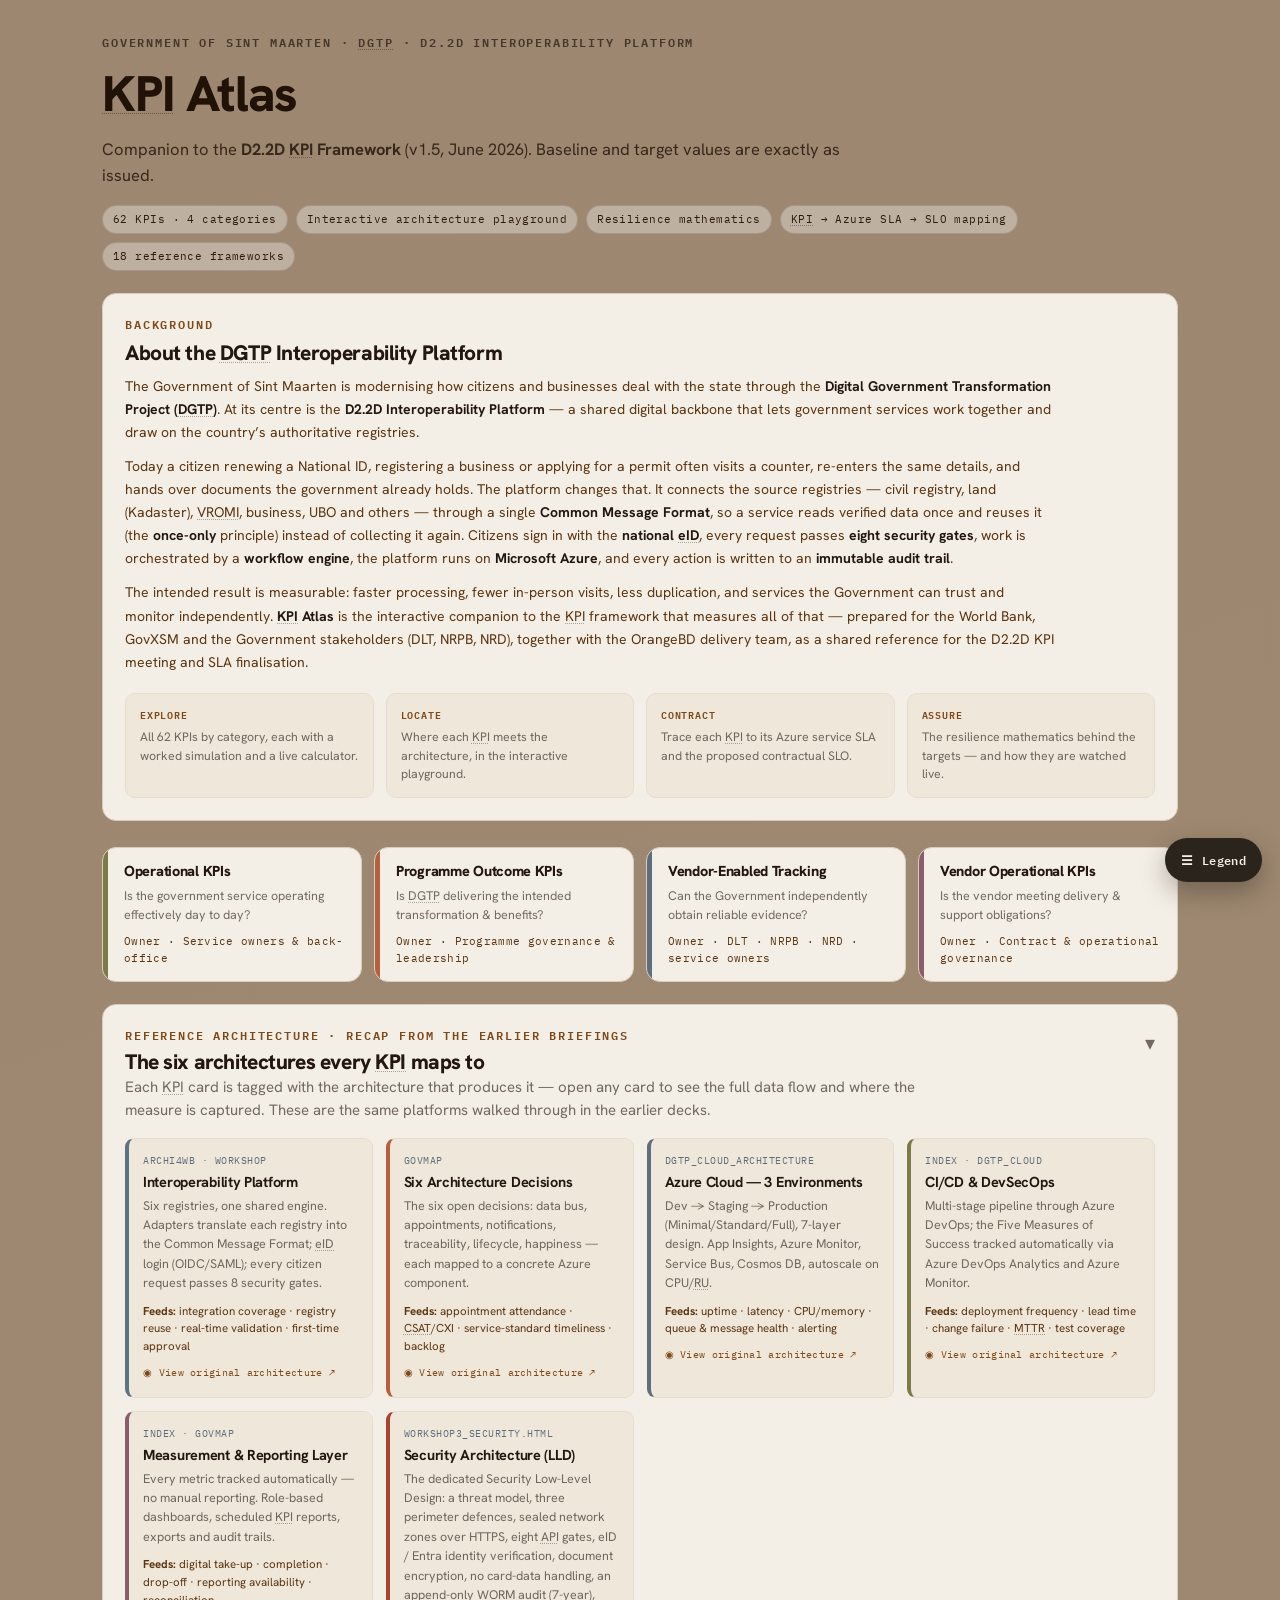
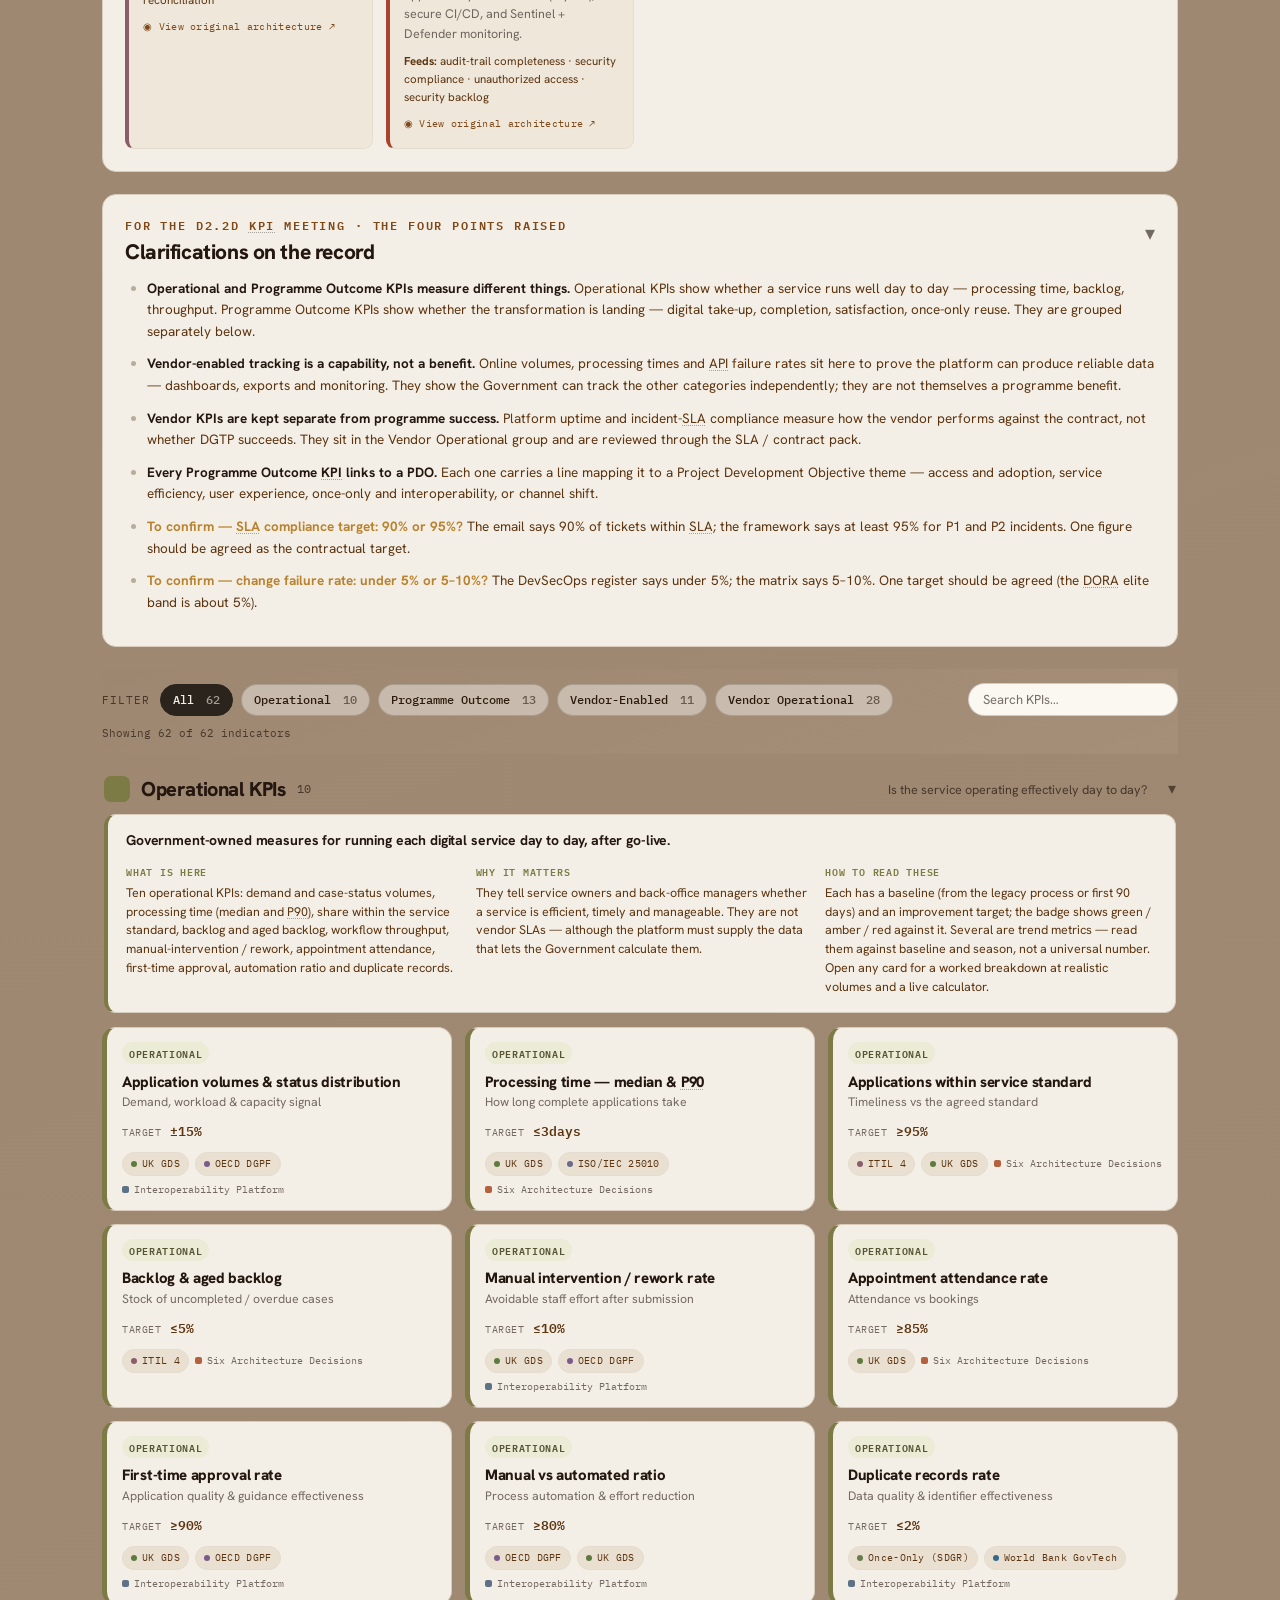
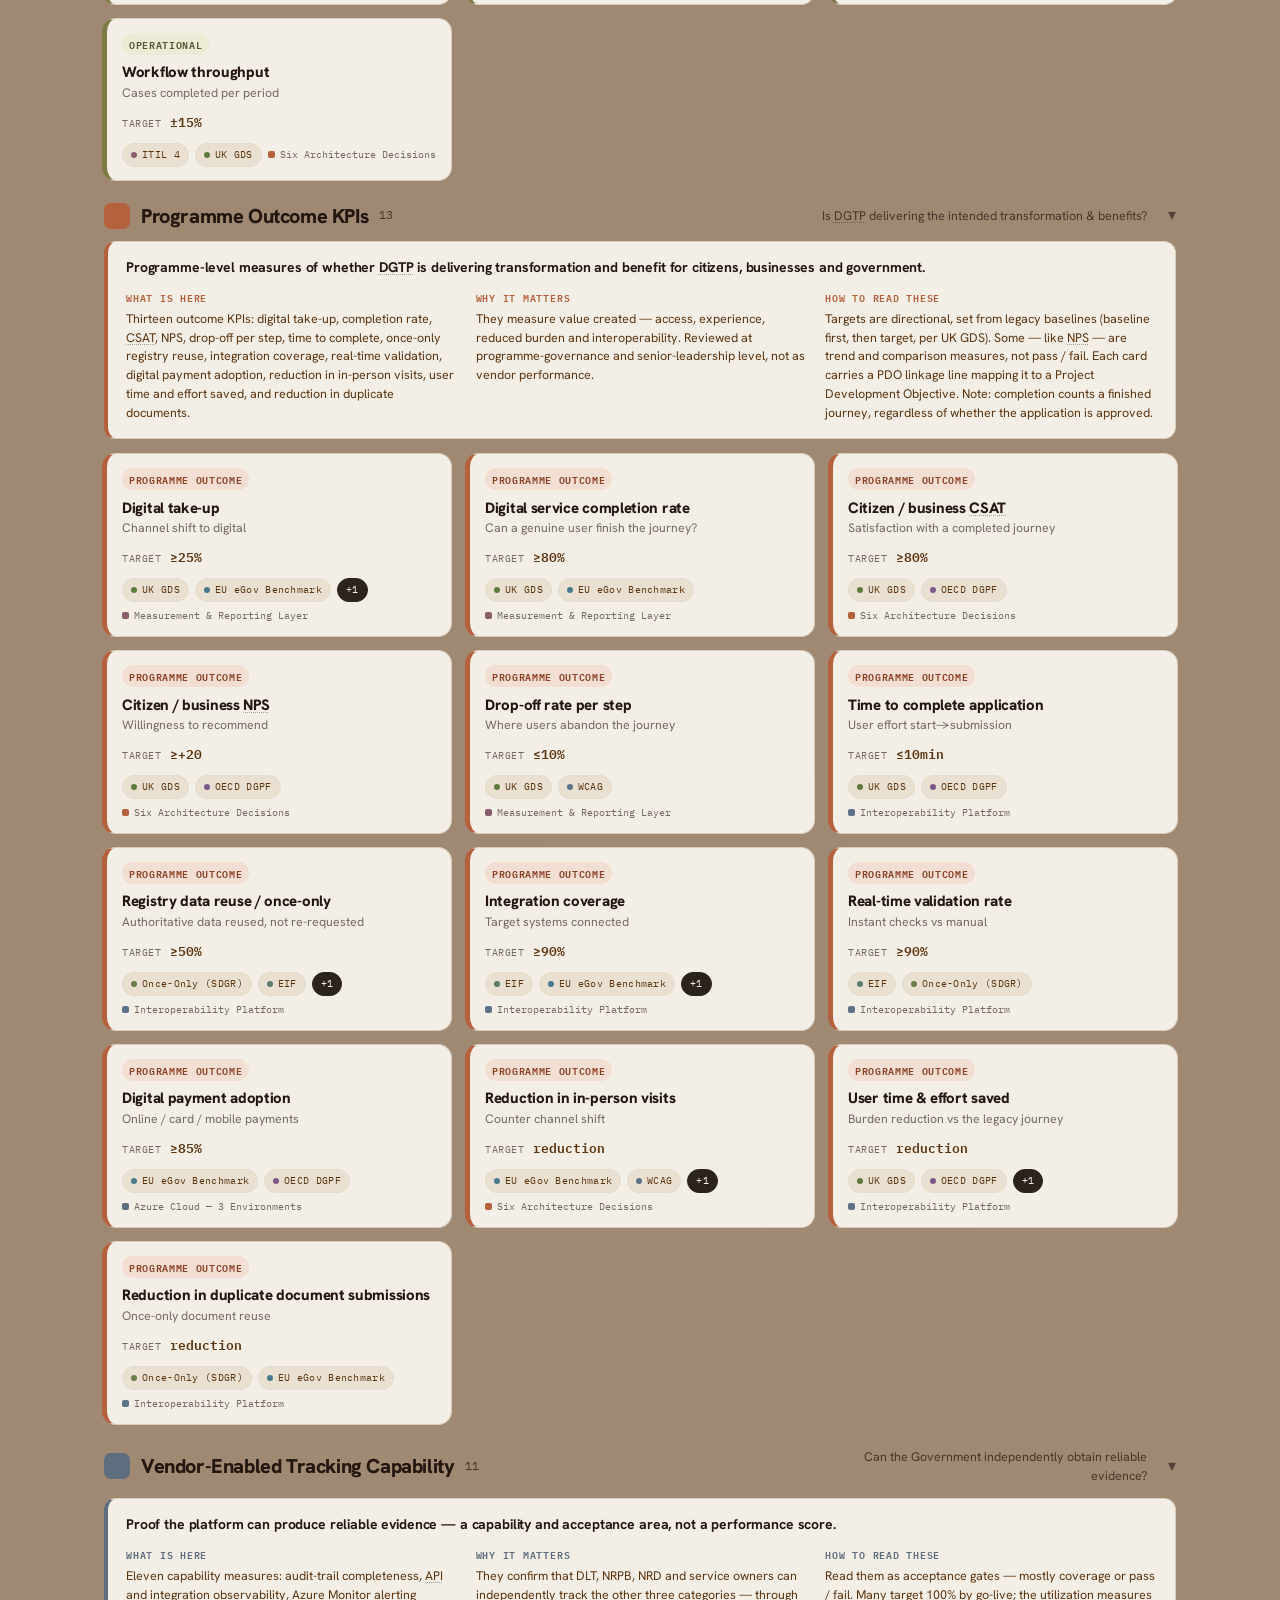
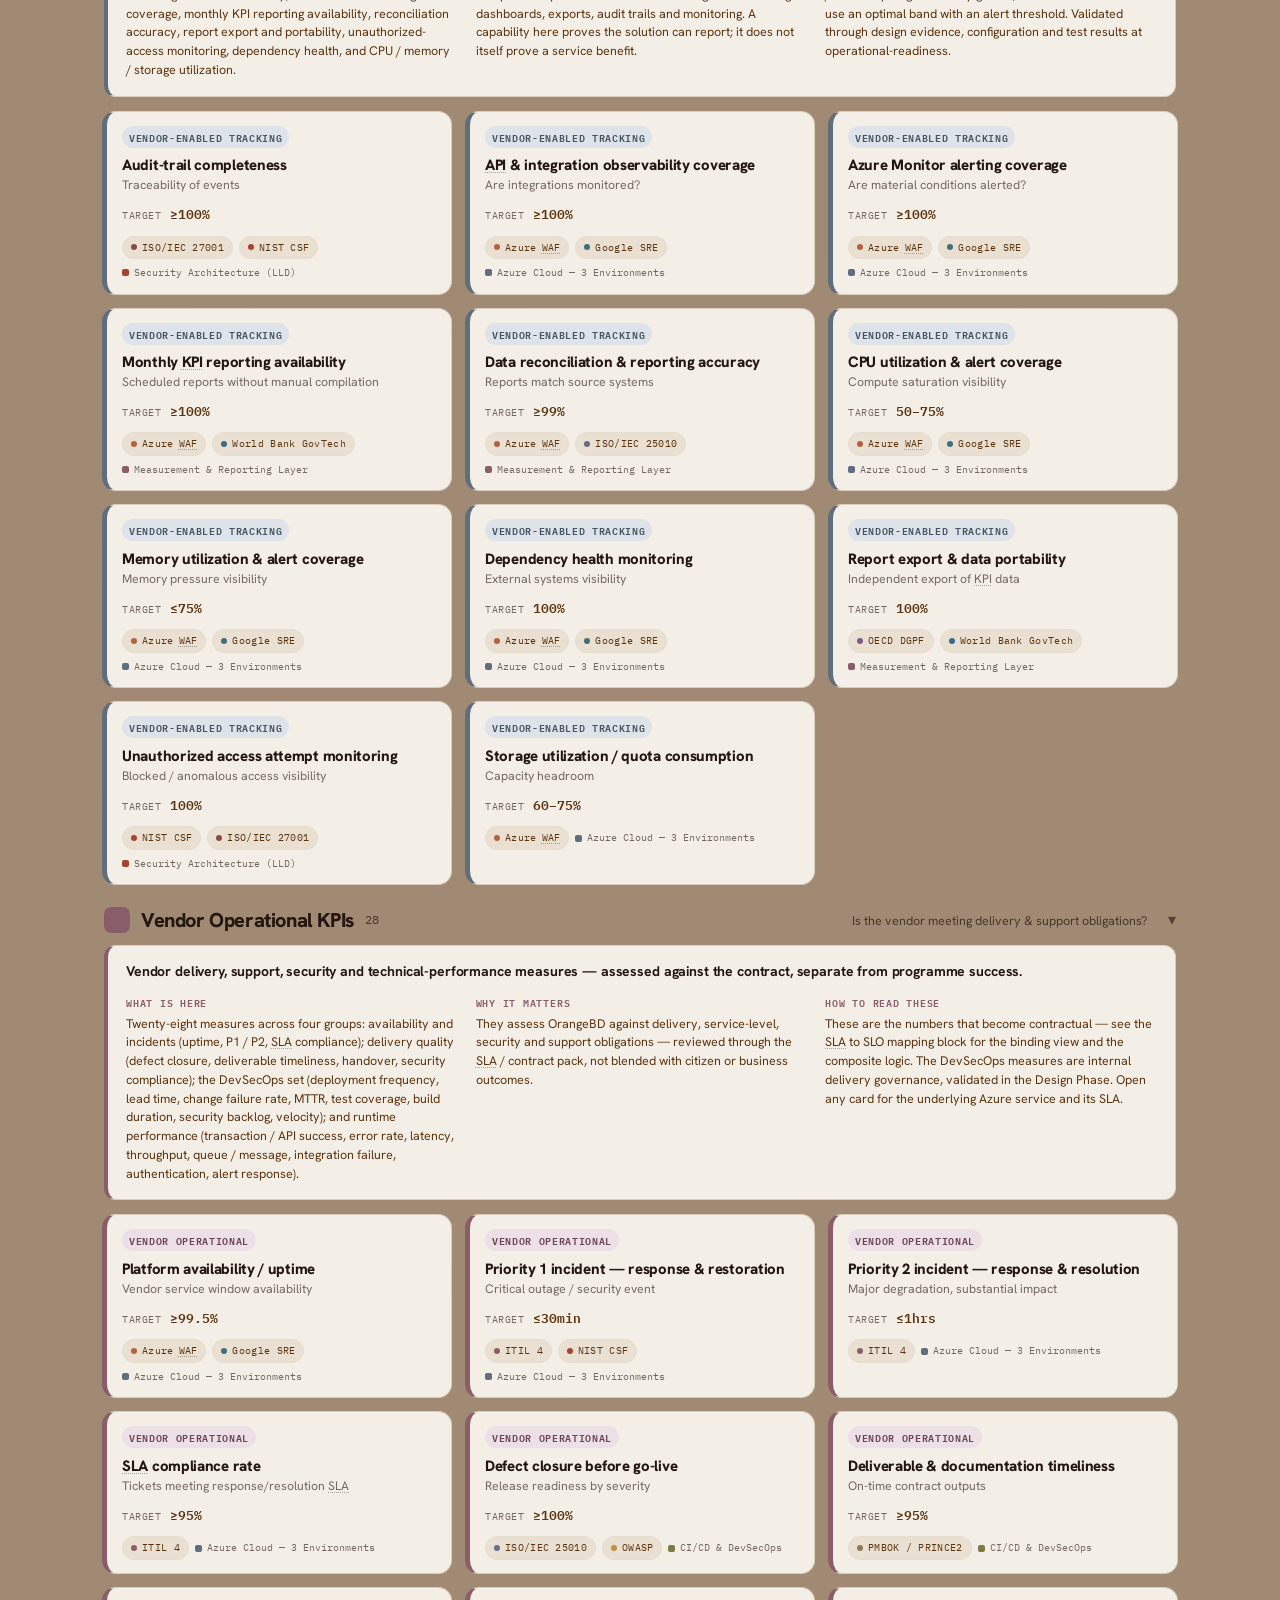
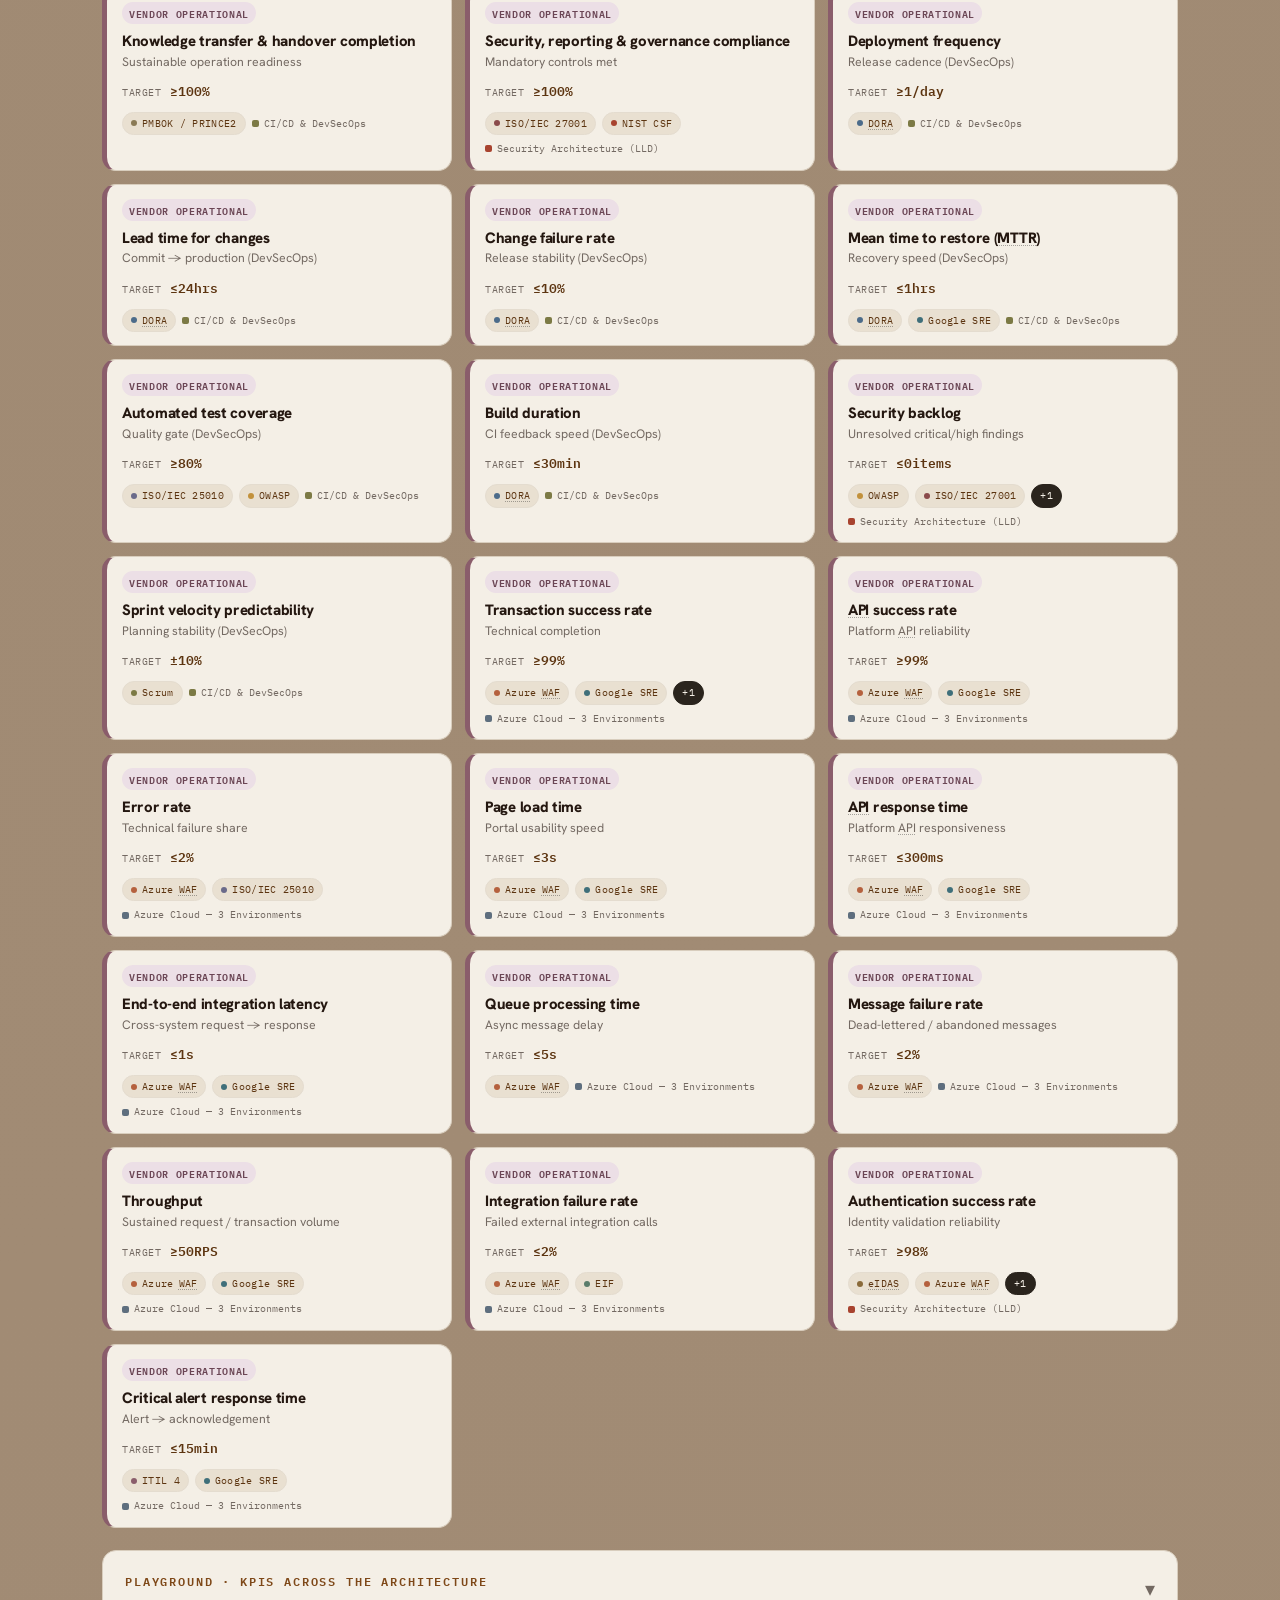
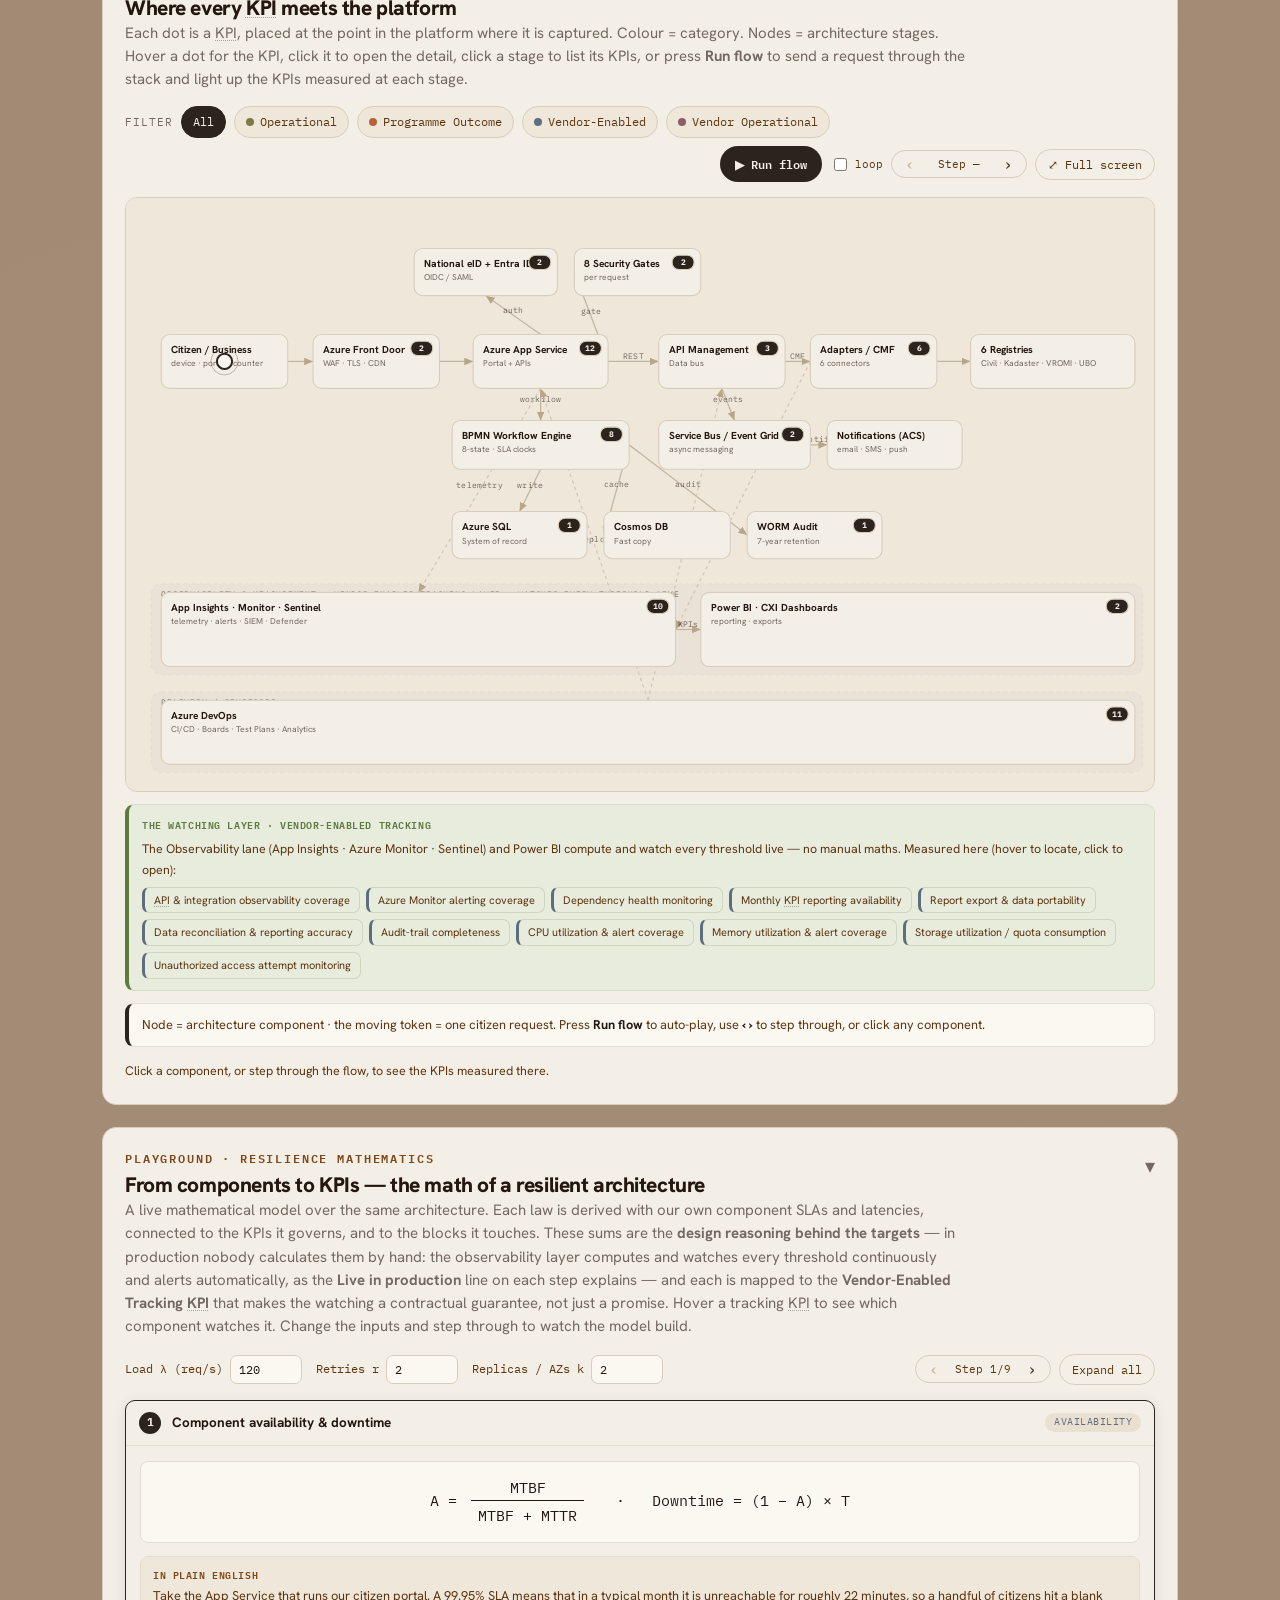
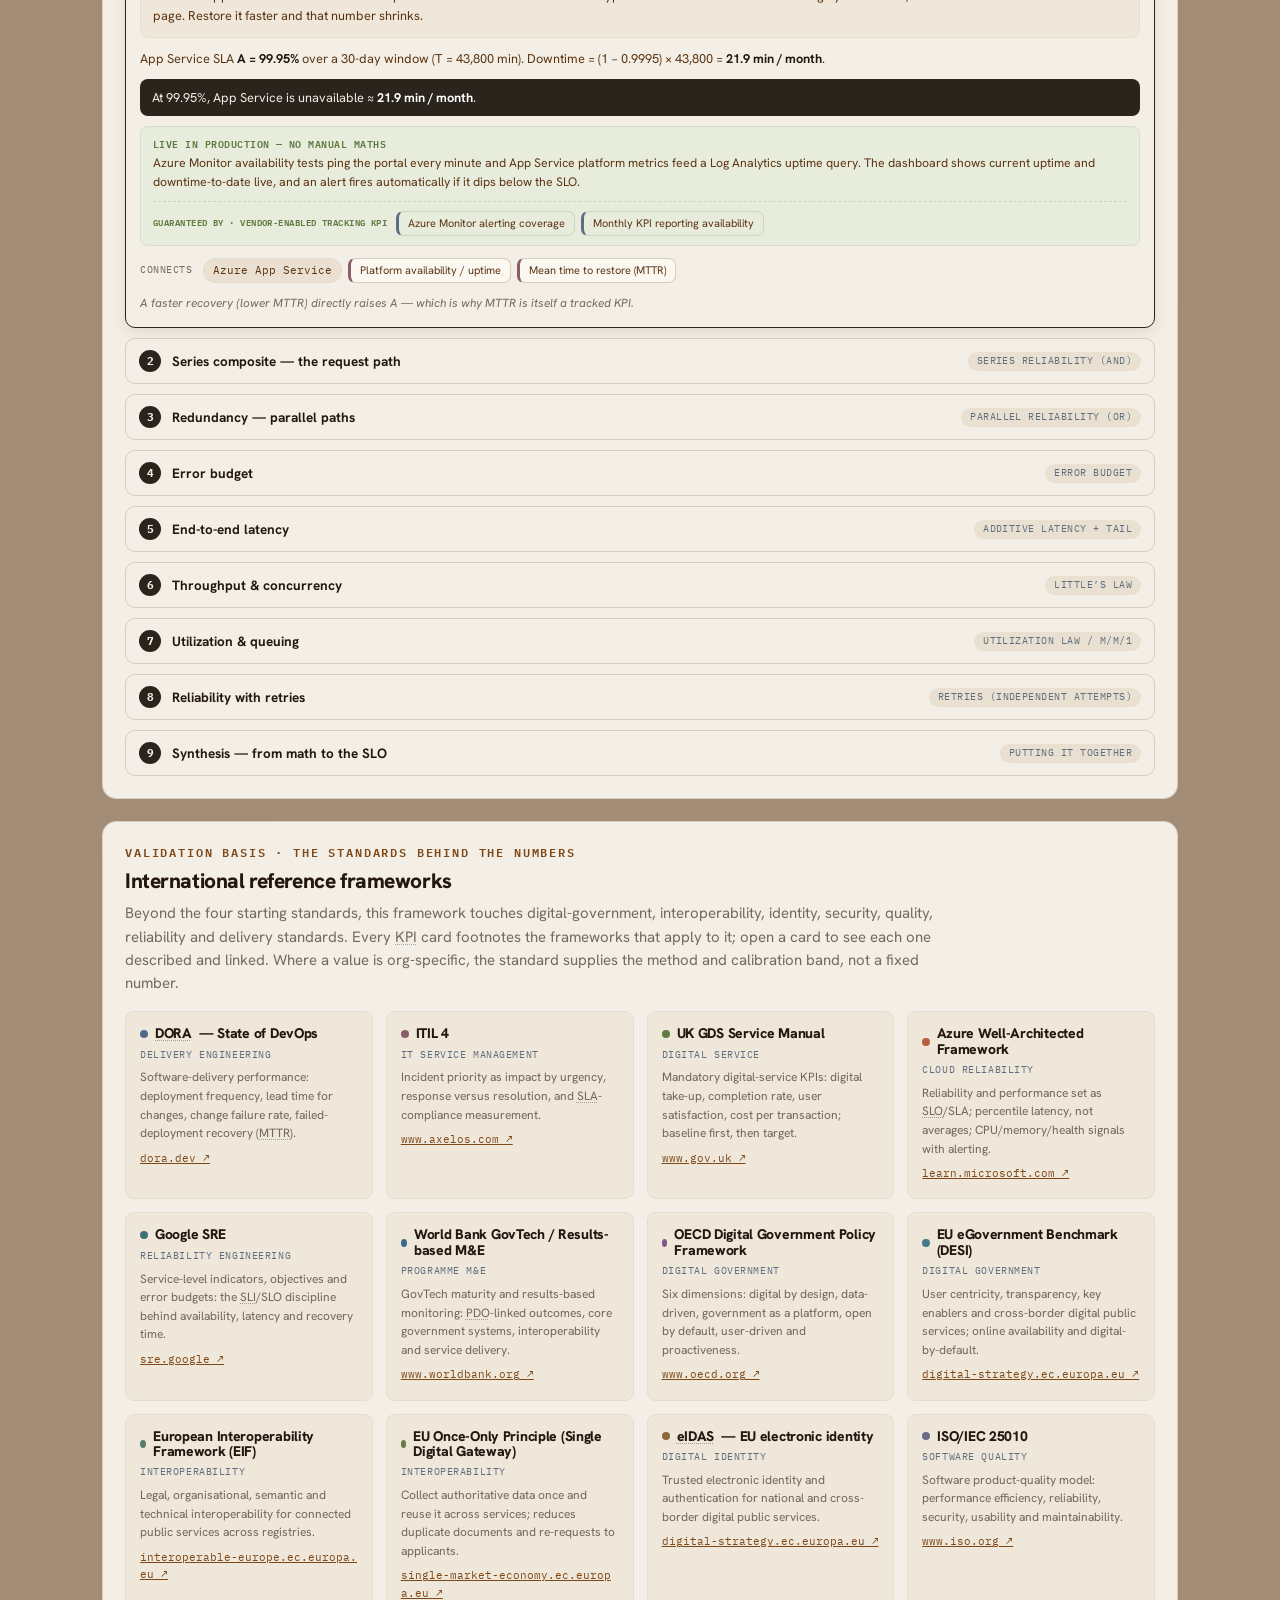
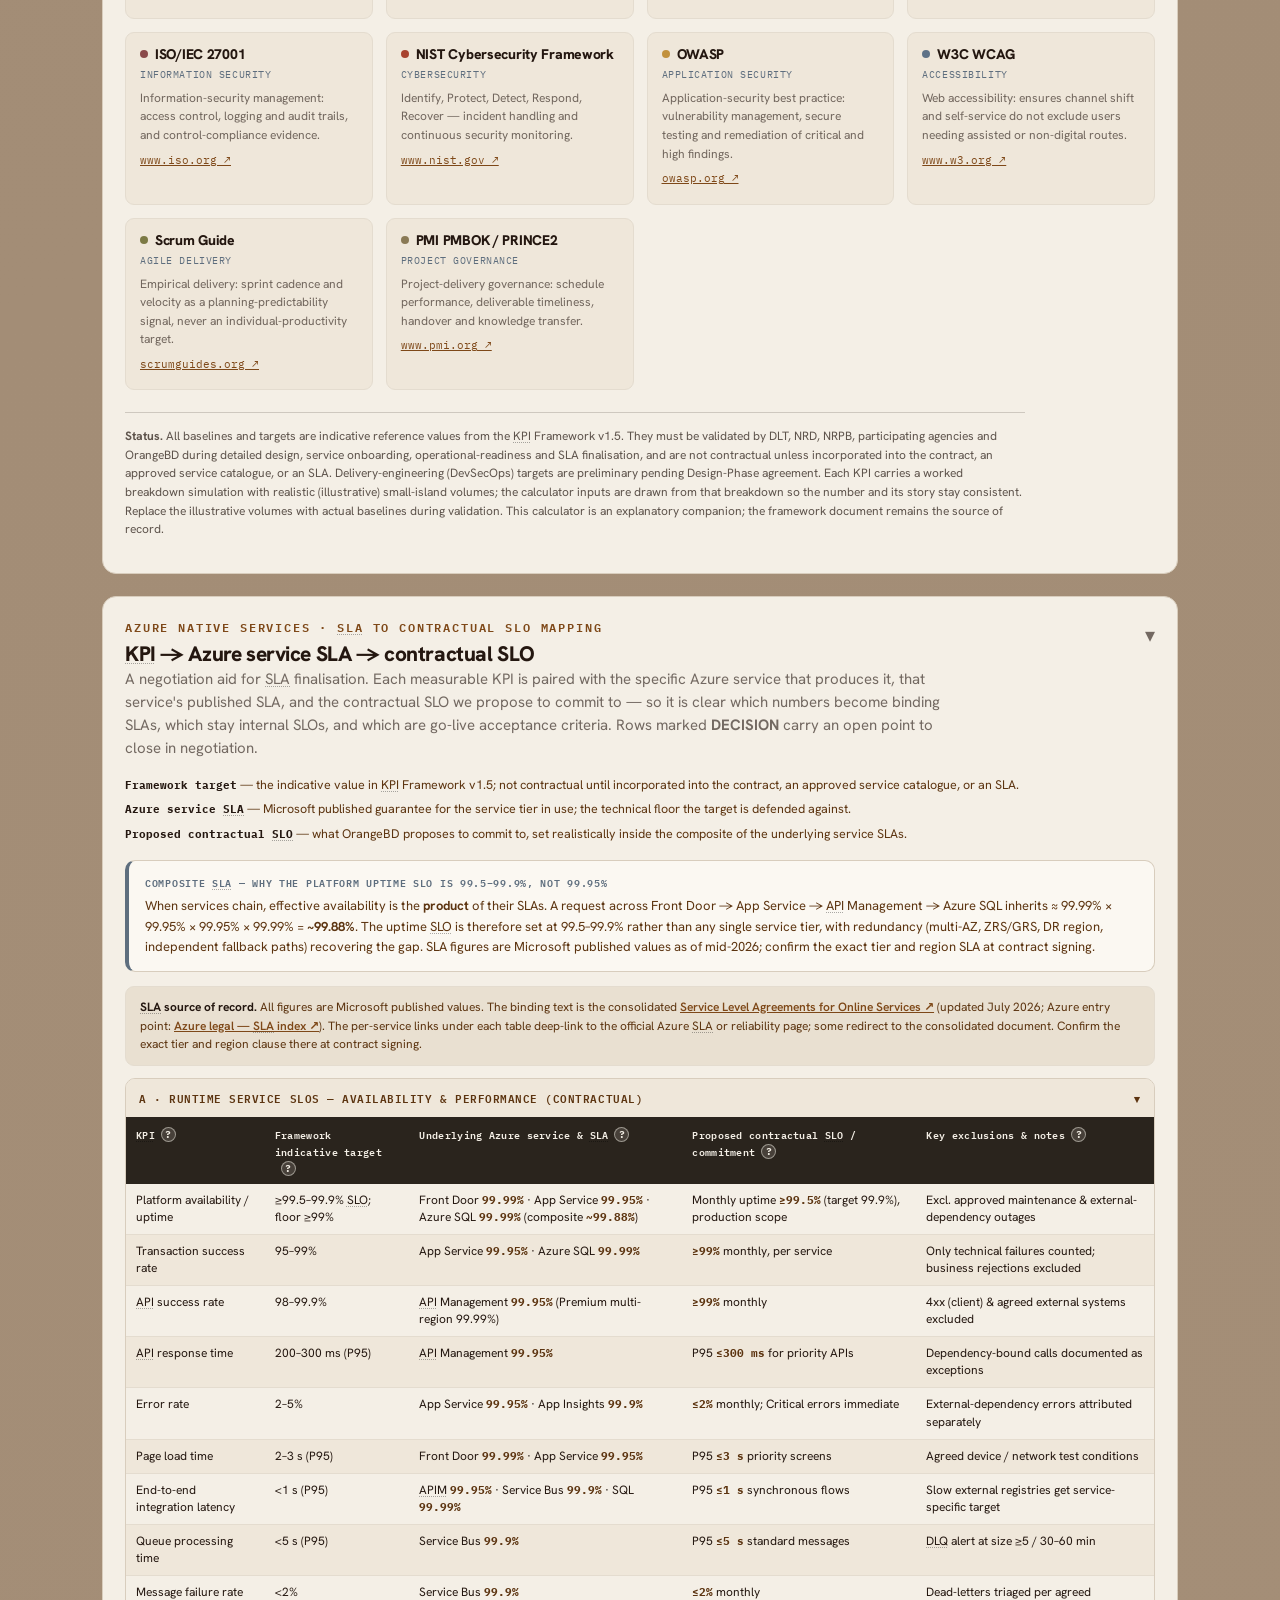
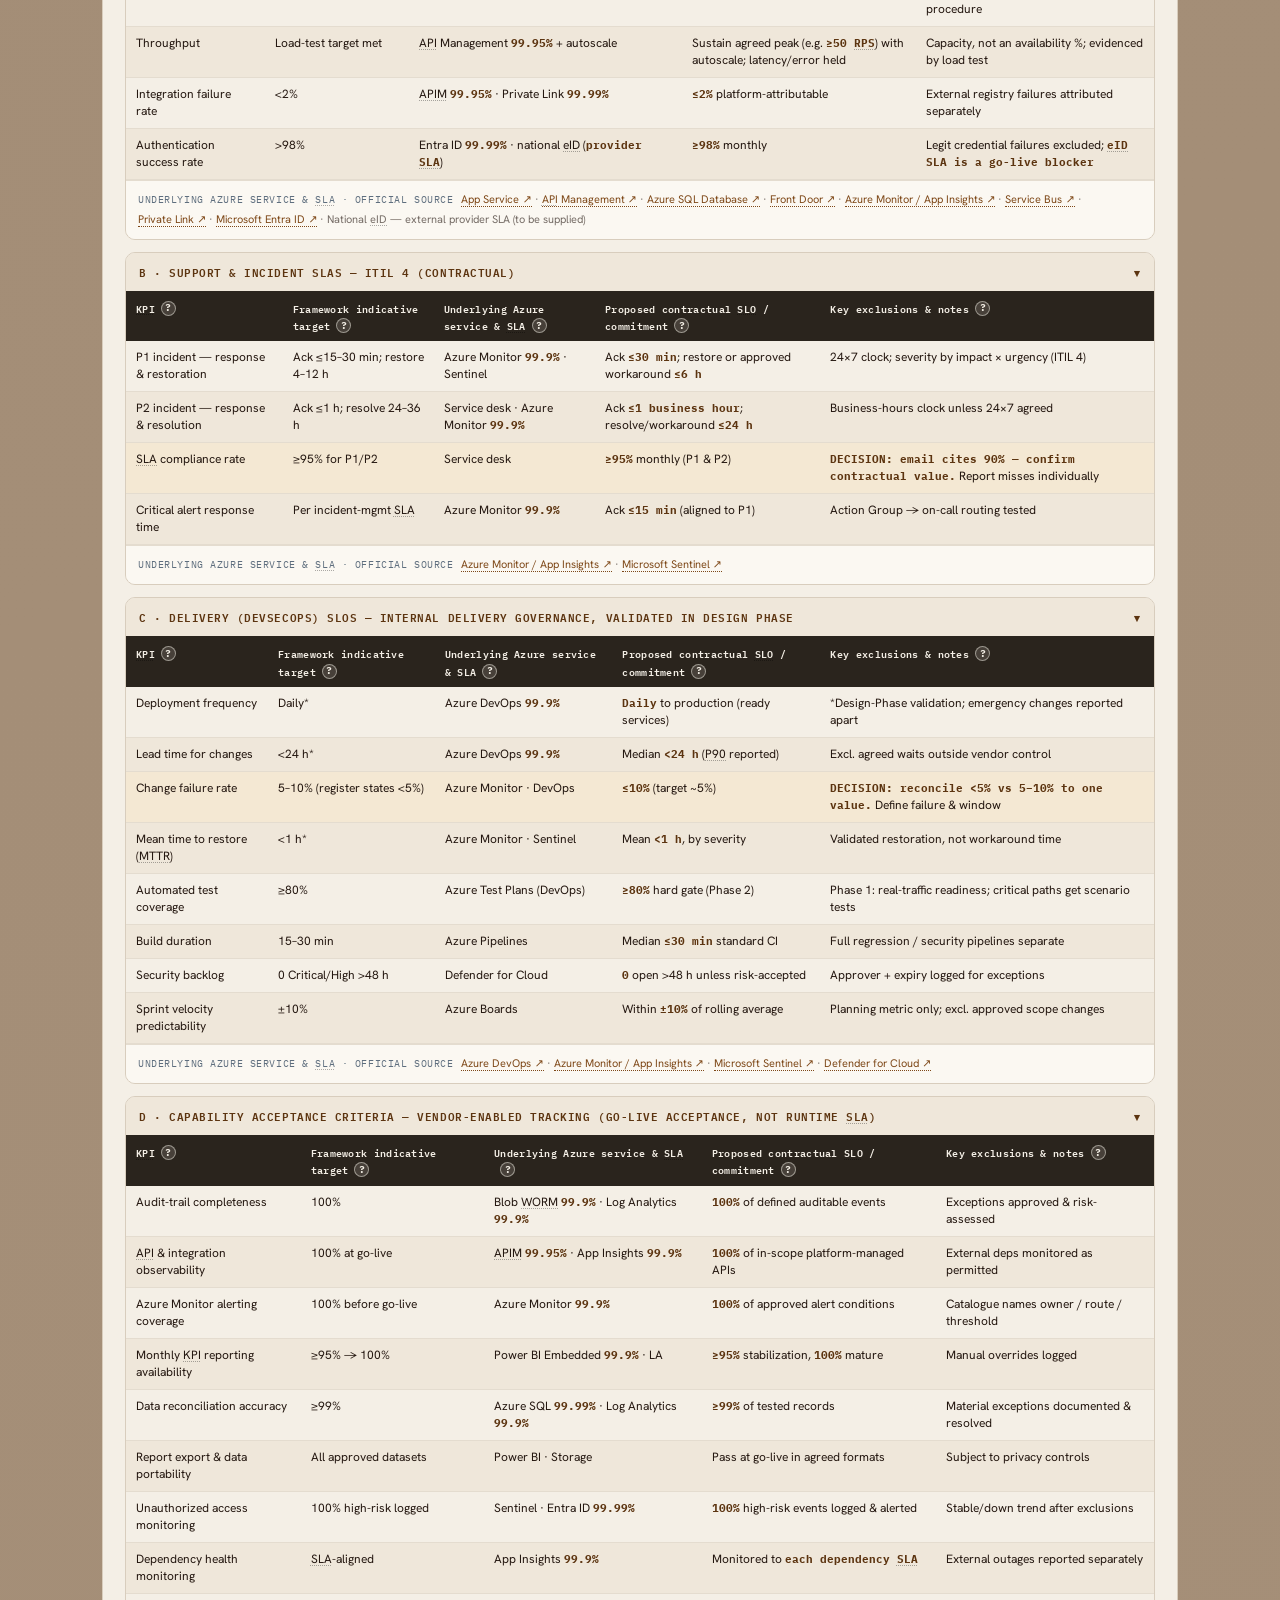
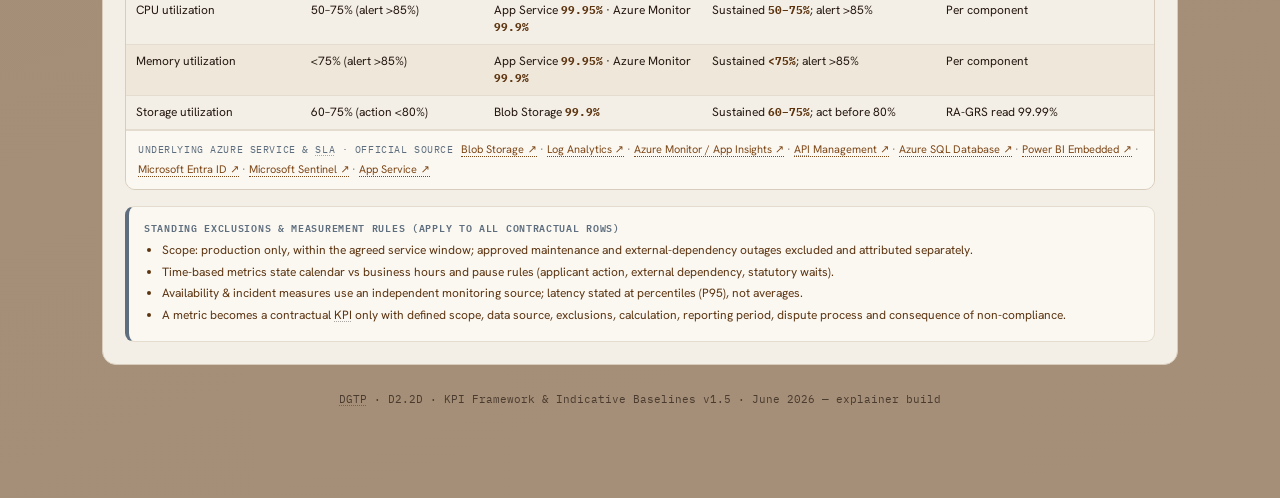
<file: dgtp_kpi_calculator.html>
<!DOCTYPE html>
<html lang="en">
<head>
<meta charset="UTF-8">
<meta name="viewport" content="width=device-width, initial-scale=1.0">
<title>DGTP KPI Atlas · D2.2D Interoperability Platform · Framework v1.5</title>
<link rel="preconnect" href="https://fonts.googleapis.com">
<link rel="preconnect" href="https://fonts.gstatic.com" crossorigin>
<link href="https://fonts.googleapis.com/css2?family=Hanken+Grotesk:wght@400;500;600;700;800&family=IBM+Plex+Mono:wght@400;500;600&display=swap" rel="stylesheet">
<style>
:root{
  --bg:#9d8770; --bg-2:#a58f78;
  --panel:#f4efe6; --panel-2:#efe7da; --panel-3:#e9e0d1;
  --line:#d8cdbd; --line-soft:#e4dccf;
  --ink:#241710; --ink-2:#5c3410; --ink-3:#7e4818; --ink-soft:rgba(36,23,16,.62);
  --accent:#2a241d; --accent-dim:#b9ac98;
  --field:#fbf8f2;
  --green:#5f7a3f; --green-bg:#e8ecdd;
  --amber:#b9822e; --amber-bg:#f4e8d3;
  --red:#a8432f;   --red-bg:#f1ddd6;
  --info:#5e6e7e;
  --op:#7c7a45; --po:#b5613e; --vt:#5e6e7e; --vo:#8a5d6b;
  --iop:#5e7287; --six:#b5613e; --cloud:#5e6e7e; --cicd:#7c7a45; --meas:#8a5d6b; --sec:#a8432f;
  --radius:14px; --radius-sm:9px;
  --sans:'Hanken Grotesk',system-ui,-apple-system,Segoe UI,sans-serif;
  --mono:'IBM Plex Mono',ui-monospace,monospace;
}
*{box-sizing:border-box}
html{scroll-behavior:smooth}
body{margin:0;background:linear-gradient(160deg,var(--bg),var(--bg-2));color:var(--ink);font-family:var(--sans);font-size:15px;line-height:1.55;-webkit-font-smoothing:antialiased}
body.locked{overflow:hidden}
.wrap{max-width:1120px;margin:0 auto;padding:34px 22px 90px}
a{color:var(--ink-3)}
h1,h2,h3,h4{margin:0;font-weight:800;letter-spacing:-.02em;line-height:1.1}
.mono{font-family:var(--mono)}
.eyebrow{font-family:var(--mono);font-size:11.5px;letter-spacing:.16em;text-transform:uppercase;font-weight:600}

header.hero .eyebrow{color:rgba(36,23,16,.72)}
.hero h1{font-size:clamp(30px,5vw,50px);margin:.28em 0 .18em;color:#211208}
.hero .lede{max-width:760px;font-size:16.5px;color:rgba(33,18,8,.82)}
.hero .meta{margin-top:16px;display:flex;flex-wrap:wrap;gap:8px}
.bgp{font-size:14px;color:var(--ink-2);line-height:1.65;max-width:930px;margin:11px 0 0}
.bgp b{color:var(--ink)}
.usegrid{display:grid;grid-template-columns:repeat(4,1fr);gap:12px;margin-top:19px}
.use{background:var(--panel-2);border:1px solid var(--line-soft);border-radius:10px;padding:13px 14px}
.use .ut{font-family:var(--mono);font-size:10px;letter-spacing:.08em;text-transform:uppercase;color:var(--ink-3);font-weight:600;margin-bottom:6px}
.use p{margin:0;font-size:12.3px;color:var(--ink-soft);line-height:1.5}
@media(max-width:820px){.usegrid{grid-template-columns:1fr 1fr}}
@media(max-width:520px){.usegrid{grid-template-columns:1fr}}
.pill{font-family:var(--mono);font-size:11px;letter-spacing:.04em;background:rgba(255,255,255,.34);border:1px solid rgba(36,23,16,.16);color:#2c1a0c;padding:5px 10px;border-radius:20px}

.tax{display:grid;grid-template-columns:repeat(4,1fr);gap:12px;margin:26px 0 8px}
.tax .t{background:var(--panel);border:1px solid var(--line);border-radius:var(--radius);padding:15px;position:relative;overflow:hidden}
.tax .t::before{content:"";position:absolute;left:0;top:0;bottom:0;width:5px}
.tax .t.op::before{background:var(--op)} .tax .t.po::before{background:var(--po)}
.tax .t.vt::before{background:var(--vt)} .tax .t.vo::before{background:var(--vo)}
.tax .t h3{font-size:14.5px;padding-left:6px}
.tax .t .q{font-size:12.5px;color:var(--ink-soft);margin:7px 0 9px;padding-left:6px;min-height:34px}
.tax .t .aud{font-family:var(--mono);font-size:10.5px;letter-spacing:.03em;color:var(--ink-2);padding-left:6px}

.block{background:var(--panel);border:1px solid var(--line);border-radius:var(--radius);padding:22px;margin:22px 0}
.block > .eyebrow{color:var(--ink-3)}
.block h2{font-size:21px;margin:.32em 0 .5em}
.block p.intro{color:var(--ink-soft);max-width:840px;margin:.2em 0 0}

.arch{display:grid;grid-template-columns:repeat(auto-fit,minmax(200px,1fr));gap:13px;margin-top:16px}
.arch .a{background:var(--panel-2);border:1px solid var(--line-soft);border-radius:var(--radius-sm);padding:14px}
.arch .a .src{font-family:var(--mono);font-size:10px;letter-spacing:.05em;text-transform:uppercase;color:var(--info)}
.arch .a h4{margin:5px 0 6px;font-size:14.5px;font-weight:700}
.arch .a p{margin:0;font-size:12.5px;color:var(--ink-soft)}
.arch .a .feeds{margin-top:9px;font-size:11.5px;color:var(--ink-2)}
.arch .a{cursor:pointer;transition:.14s;position:relative}
.arch .a:hover{transform:translateY(-2px);box-shadow:0 8px 22px rgba(40,25,12,.12)}
.arch .a:focus-visible{outline:2px solid var(--accent);outline-offset:2px}
.arch .a .viewhint{margin-top:10px;font-family:var(--mono);font-size:10px;letter-spacing:.03em;color:var(--ink-3);display:inline-flex;align-items:center;gap:5px}
.modal.wide{max-width:min(1120px,96vw)}
.archmodal .ahd2{display:flex;align-items:flex-start;gap:12px;margin-bottom:13px;padding-right:34px}
.archmodal .asrc{font-family:var(--mono);font-size:10px;letter-spacing:.06em;text-transform:uppercase;color:var(--info)}
.archmodal h3{font-size:20px;margin:4px 0 0}
.archmodal .opennew{margin-left:auto;font-family:var(--mono);font-size:11px;font-weight:600;background:var(--accent);color:#f4efe6;padding:9px 13px;border-radius:8px;text-decoration:none;white-space:nowrap}
.archmodal .opennew:hover{filter:brightness(1.12)}
.framewrap{border:1px solid var(--line);border-radius:10px;overflow:hidden;background:#fff}
.framewrap iframe{width:100%;height:72vh;border:0;display:block}
.framenote{margin-top:11px;font-size:11.5px;color:var(--ink-soft);line-height:1.55}

.clar{display:grid;grid-template-columns:1fr 1fr;gap:13px;margin-top:16px}
.clar .c{background:var(--field);border:1px solid var(--line-soft);border-left:4px solid var(--info);border-radius:var(--radius-sm);padding:13px 15px}
.clar .c h4{font-size:13.5px;margin:0 0 5px}
.clar .c p{margin:0;font-size:12.8px;color:var(--ink-soft)}
.clar .c.flag{border-left-color:var(--amber)}
.clar .c .tag{font-family:var(--mono);font-size:10px;letter-spacing:.06em;text-transform:uppercase;color:var(--info);display:block;margin-bottom:4px}
.clar .c.flag .tag{color:var(--amber)}

.controls{position:sticky;top:0;z-index:20;background:linear-gradient(160deg,var(--bg),var(--bg-2));padding:14px 0 12px;margin-top:8px}
.filters{display:flex;flex-wrap:wrap;gap:8px;align-items:center}
.filters .lbl{font-family:var(--mono);font-size:10.5px;letter-spacing:.1em;text-transform:uppercase;color:rgba(36,23,16,.72);margin-right:2px}
.chip{cursor:pointer;font-family:var(--mono);font-size:11.5px;font-weight:500;background:rgba(255,255,255,.42);border:1px solid rgba(36,23,16,.18);color:#2c1a0c;padding:6px 12px;border-radius:20px;transition:.14s;user-select:none}
.chip:hover{background:rgba(255,255,255,.62)}
.chip.on{background:var(--accent);color:#f4efe6;border-color:var(--accent)}
.chip .n{opacity:.6;margin-left:5px}
.search{margin-left:auto;font-family:var(--sans);font-size:13px;background:var(--field);border:1px solid rgba(36,23,16,.2);border-radius:20px;padding:7px 14px;width:210px;color:var(--ink)}
.search::placeholder{color:var(--ink-soft)}
.countline{font-family:var(--mono);font-size:11px;color:rgba(36,23,16,.7);margin-top:9px}

.catsection{margin-top:22px}
.cathead{display:flex;align-items:center;gap:11px;margin:0 2px 12px}
.cathead .bar{width:26px;height:26px;border-radius:7px;flex:none}
.cathead.op .bar{background:var(--op)} .cathead.po .bar{background:var(--po)}
.cathead.vt .bar{background:var(--vt)} .cathead.vo .bar{background:var(--vo)}
.cathead h2{font-size:20px}
.cathead .q{font-size:12.5px;color:rgba(36,23,16,.72);margin-left:auto;text-align:right;max-width:340px}
.cathead .cnt{font-family:var(--mono);font-size:12px;color:rgba(36,23,16,.72)}

.grid{display:grid;grid-template-columns:repeat(auto-fill,minmax(300px,1fr));gap:13px}
.cathead{cursor:pointer}
.catchev{margin-left:10px;font-size:16px;color:var(--ink-soft);transition:transform .2s;flex:none}
.catsection.closed .catchev{transform:rotate(-90deg)}
.catsection.closed .catbody{display:none}
.catsummary{background:var(--panel);border:1px solid var(--line);border-left:4px solid var(--line-soft);border-radius:12px;padding:16px 18px;margin:0 2px 14px}
.catsummary.op{border-left-color:var(--op)}.catsummary.po{border-left-color:var(--po)}.catsummary.vt{border-left-color:var(--vt)}.catsummary.vo{border-left-color:var(--vo)}
.cs-lead{font-size:14px;font-weight:700;color:var(--ink);margin-bottom:13px;letter-spacing:-.01em;line-height:1.4}
.cs-grid{display:grid;grid-template-columns:repeat(3,1fr);gap:18px}
.cs .csl{font-family:var(--mono);font-size:9.5px;letter-spacing:.08em;text-transform:uppercase;margin-bottom:5px;font-weight:600;color:var(--info)}
.catsummary.op .cs .csl{color:var(--op)}.catsummary.po .cs .csl{color:var(--po)}.catsummary.vt .cs .csl{color:var(--vt)}.catsummary.vo .cs .csl{color:var(--vo)}
.cs p{margin:0;font-size:12.5px;color:var(--ink-2);line-height:1.5}
@media(max-width:760px){.cs-grid{grid-template-columns:1fr;gap:12px}}
.kpi{background:var(--panel);border:1px solid var(--line);border-radius:var(--radius);cursor:pointer;transition:.14s;border-left:5px solid var(--line)}
.kpi:hover{transform:translateY(-2px);box-shadow:0 8px 22px rgba(40,25,12,.12)}
.kpi:focus-visible{outline:2px solid var(--accent);outline-offset:2px}
.kpi.op{border-left-color:var(--op)} .kpi.po{border-left-color:var(--po)}
.kpi.vt{border-left-color:var(--vt)} .kpi.vo{border-left-color:var(--vo)}
.kpi .head{padding:14px 15px 13px}
.catbadge{font-family:var(--mono);font-size:9.5px;letter-spacing:.07em;text-transform:uppercase;font-weight:600;padding:2px 7px;border-radius:12px}
.kpi.op .catbadge{background:#ecebd6;color:#575534} .kpi.po .catbadge{background:#f3ded3;color:#8c4227}
.kpi.vt .catbadge{background:#dde3e8;color:#455563} .kpi.vo .catbadge{background:#ecdfe6;color:#6b4655}
.kpi h3{font-size:15px;margin:8px 0 3px}
.kpi .sub{font-size:12.3px;color:var(--ink-soft)}
.kpi .tgt{margin-top:9px;display:flex;align-items:baseline;gap:8px}
.kpi .tgt .k{font-family:var(--mono);font-size:10px;letter-spacing:.06em;text-transform:uppercase;color:var(--ink-soft)}
.kpi .tgt .v{font-family:var(--mono);font-size:13px;font-weight:600;color:var(--ink-2)}
.cardfoot{margin-top:11px;display:flex;flex-wrap:wrap;gap:6px;align-items:center}
.refchip{display:inline-flex;align-items:center;gap:5px;font-family:var(--mono);font-size:10px;letter-spacing:.03em;padding:3px 8px;border-radius:12px;background:var(--panel-3);border:1px solid var(--line-soft);color:var(--ink-2)}
.refchip .dot{width:6px;height:6px;border-radius:50%;background:var(--info)}
.refchip.dora .dot{background:#4c6b8a}.refchip.itil .dot{background:#8a5d6b}
.refchip.gds .dot{background:#5f7a3f}.refchip.waf .dot{background:#b5613e}.refchip.dgtp .dot{background:#8a7a55}
.refchip.more{background:var(--accent);color:#f4efe6;border-color:var(--accent)}
.mhead-fw{display:inline-flex;gap:6px;flex-wrap:wrap;margin-left:8px;vertical-align:middle}
.fwlist{display:flex;flex-direction:column;gap:6px;margin-top:9px}
.fwitem{display:flex;gap:9px;align-items:flex-start;font-size:12px;color:var(--ink-2);text-decoration:none;background:var(--field);border:1px solid var(--line-soft);border-radius:8px;padding:8px 10px;line-height:1.45}
.fwitem:hover{border-color:var(--line);background:var(--panel-2)}
.fwitem .dot{width:7px;height:7px;border-radius:50%;flex:none;margin-top:5px}
.fwitem b{color:var(--ink)}
.refs .r .rdom{font-family:var(--mono);font-size:9.5px;letter-spacing:.06em;text-transform:uppercase;color:var(--info);margin:0 0 6px}
.archtag{font-family:var(--mono);font-size:10px;color:var(--ink-soft);display:inline-flex;align-items:center;gap:5px}
.archtag .sq{width:7px;height:7px;border-radius:2px}

/* MODAL */
.overlay{position:fixed;inset:0;background:rgba(28,17,8,.55);backdrop-filter:blur(3px);display:flex;align-items:flex-start;justify-content:center;padding:28px 16px;z-index:100;overflow-y:auto}
.overlay.hidden{display:none}
.modal{background:var(--panel);border:1px solid var(--line);border-radius:16px;max-width:740px;width:100%;padding:24px 24px 26px;position:relative;box-shadow:0 24px 60px rgba(20,12,5,.4);margin:auto}
.modal .close{position:absolute;top:14px;right:14px;width:32px;height:32px;border-radius:8px;border:1px solid var(--line);background:var(--field);color:var(--ink-2);font-size:15px;cursor:pointer;line-height:1}
.modal .close:hover{background:var(--panel-3)}
.mhead{padding-right:38px}
.mhead h3{font-size:22px;margin:9px 0 4px}
.mhead .sub{font-size:13.5px;color:var(--ink-soft)}
.mhead .tgt{margin-top:11px;display:inline-flex;align-items:baseline;gap:8px;background:var(--field);border:1px solid var(--line-soft);padding:6px 12px;border-radius:20px}
.mhead .tgt .k{font-family:var(--mono);font-size:10px;letter-spacing:.06em;text-transform:uppercase;color:var(--ink-soft)}
.mhead .tgt .v{font-family:var(--mono);font-size:14px;font-weight:600;color:var(--ink-2)}
.mrow{margin-top:16px}
.mrow .lab{font-family:var(--mono);font-size:10px;letter-spacing:.09em;text-transform:uppercase;color:var(--ink-soft);margin-bottom:4px}
.mrow .txt{font-size:13.5px}
.formula{font-family:var(--mono);font-size:12px;background:var(--field);border:1px solid var(--line-soft);border-radius:8px;padding:9px 11px;color:var(--ink-2);white-space:pre-wrap;word-break:break-word}
.metricgrid{display:grid;grid-template-columns:1fr 1fr;gap:10px;margin-top:16px}
.metricgrid .m{background:var(--panel-2);border:1px solid var(--line-soft);border-radius:8px;padding:9px 11px}
.metricgrid .m .lab{font-family:var(--mono);font-size:9.5px;letter-spacing:.07em;text-transform:uppercase;color:var(--ink-soft)}
.metricgrid .m .val{font-size:12.5px;margin-top:2px}

.calc{margin-top:16px;background:var(--field);border:1px solid var(--line-soft);border-radius:10px;padding:14px}
.calc .ct{font-family:var(--mono);font-size:10px;letter-spacing:.1em;text-transform:uppercase;color:var(--ink-3);margin-bottom:4px}
.calc .hint{font-size:11.5px;color:var(--ink-soft);margin-bottom:10px}
.calc .inputs{display:flex;flex-wrap:wrap;gap:10px}
.calc .fld{flex:1;min-width:130px}
.calc .fld label{display:block;font-size:11px;color:var(--ink-soft);margin-bottom:3px}
.calc .fld input{width:100%;font-family:var(--mono);font-size:13px;padding:8px 10px;border:1px solid rgba(36,23,16,.22);border-radius:7px;background:#fff;color:var(--ink)}
.calc .fld input:focus{outline:2px solid var(--accent-dim)}
.readout{margin-top:13px;display:flex;align-items:center;gap:12px;flex-wrap:wrap}
.readout .big{font-family:var(--mono);font-size:24px;font-weight:600}
.rag{font-family:var(--mono);font-size:11px;font-weight:600;letter-spacing:.05em;text-transform:uppercase;padding:5px 11px;border-radius:14px}
.rag.green{background:var(--green-bg);color:var(--green)} .rag.amber{background:var(--amber-bg);color:var(--amber)}
.rag.red{background:var(--red-bg);color:var(--red)} .rag.info{background:#e0e5e9;color:var(--info)}
.readout .note{font-size:11.5px;color:var(--ink-soft);flex-basis:100%}

.pdo{margin-top:14px;background:#f0ece1;border:1px dashed var(--line);border-radius:8px;padding:11px 13px;font-size:12.5px;color:var(--ink-2)}
.pdo b{font-family:var(--mono);font-size:10px;letter-spacing:.06em;text-transform:uppercase;color:var(--po);display:block;margin-bottom:3px}
.sim{margin-top:16px;background:var(--panel-2);border:1px solid var(--line);border-radius:11px;padding:14px 15px}
.sim .simhd{font-family:var(--mono);font-size:10px;letter-spacing:.1em;text-transform:uppercase;color:var(--ink-3);margin-bottom:6px}
.sim .simsc{font-size:12.5px;color:var(--ink-2);margin-bottom:11px;font-style:italic}
.simtab{width:100%;border-collapse:collapse;font-size:12.5px}
.simtab td{padding:6px 8px;border-bottom:1px solid var(--line-soft);vertical-align:top}
.simtab tr:last-child td{border-bottom:none}
.simtab td.rl{color:var(--ink)}
.simtab td.rv{font-family:var(--mono);font-weight:600;color:var(--ink);white-space:nowrap;text-align:right;width:78px}
.simtab td.rn{color:var(--ink-soft);font-size:11.5px}
.rollup{margin-top:11px;background:var(--accent);color:#f4efe6;border-radius:8px;padding:10px 12px;font-family:var(--mono);font-size:12px}
.rollup .rlk{font-size:9.5px;letter-spacing:.09em;text-transform:uppercase;opacity:.72;margin-right:8px}
.simwhy{margin-top:11px;font-size:12.5px;color:var(--ink-2);line-height:1.55}
.simwhy .wl{font-family:var(--mono);font-size:9.5px;letter-spacing:.06em;text-transform:uppercase;color:var(--info);display:block;margin-bottom:4px}

/* architecture reference block in modal */
.archref{margin-top:16px;border:1px solid var(--line);border-radius:11px;overflow:hidden;background:var(--panel-2)}
.archref .ahd{padding:12px 14px;border-left:5px solid var(--info)}
.archref.iop .ahd{border-left-color:var(--iop)} .archref.six .ahd{border-left-color:var(--six)}
.archref.cloud .ahd{border-left-color:var(--cloud)} .archref.cicd .ahd{border-left-color:var(--cicd)}
.archref.meas .ahd{border-left-color:var(--meas)} .archref.sec .ahd{border-left-color:var(--sec)}
.archref .asrc{font-family:var(--mono);font-size:9.5px;letter-spacing:.07em;text-transform:uppercase;color:var(--info)}
.archref h4{font-size:15px;margin:4px 0 5px}
.archref .ablurb{font-size:12.5px;color:var(--ink-soft);margin:0}
.flow{display:flex;flex-wrap:wrap;align-items:center;gap:6px;padding:12px 14px 4px}
.flow .node{font-family:var(--mono);font-size:10.5px;background:var(--field);border:1px solid var(--line);border-radius:7px;padding:5px 9px;color:var(--ink-2)}
.flow .node.hot{background:var(--accent);color:#f4efe6;border-color:var(--accent)}
.flow .arr{color:var(--ink-soft);font-size:12px}
.capture{padding:2px 14px 13px;font-size:12px;color:var(--ink-2)}
.capture b{font-family:var(--mono);font-size:9.5px;letter-spacing:.06em;text-transform:uppercase;color:var(--info);display:block;margin-bottom:2px}

.refs{display:grid;grid-template-columns:repeat(auto-fit,minmax(230px,1fr));gap:13px;margin-top:16px}
.refs .r{background:var(--panel-2);border:1px solid var(--line-soft);border-radius:var(--radius-sm);padding:14px}
.refs .r h4{font-size:14px;margin:0 0 6px;display:flex;align-items:center;gap:7px}
.refs .r h4 .dot{width:8px;height:8px;border-radius:50%}
.refs .r p{margin:0;font-size:12px;color:var(--ink-soft)}
.refs .r a{font-family:var(--mono);font-size:11px;display:inline-block;margin-top:7px;word-break:break-all}
.disclaimer{margin-top:22px;font-size:12px;color:rgba(36,23,16,.72);border-top:1px solid rgba(36,23,16,.18);padding-top:14px;max-width:900px}
footer.foot{margin-top:26px;font-family:var(--mono);font-size:11px;color:rgba(36,23,16,.7);text-align:center}
.azgrid{display:grid;grid-template-columns:repeat(auto-fit,minmax(252px,1fr));gap:12px;margin-top:16px}
.azcard{background:var(--panel-2);border:1px solid var(--line-soft);border-radius:10px;padding:13px;border-top:3px solid var(--cloud)}
.azcard .an{font-size:13.5px;font-weight:700;letter-spacing:-.01em}
.azcard .ar{font-size:11.5px;color:var(--ink-soft);margin:3px 0 8px}
.azcard .asla{display:inline-block;font-family:var(--mono);font-size:11.5px;font-weight:600;color:#2f5a3a;background:var(--green-bg);border-radius:12px;padding:3px 10px}
.azcard .atier{font-family:var(--mono);font-size:10px;color:var(--ink-soft);margin-top:7px}
.azcard .aup{font-size:11px;color:var(--ink-2);margin-top:7px}
.azcard .aup b{font-family:var(--mono);font-size:9px;letter-spacing:.06em;text-transform:uppercase;color:var(--info);display:block;margin-bottom:2px}
.composite{margin-top:16px;background:var(--field);border:1px solid var(--line);border-left:4px solid var(--cloud);border-radius:10px;padding:14px 16px}
.composite .cl{font-family:var(--mono);font-size:10px;letter-spacing:.07em;text-transform:uppercase;color:var(--cloud);margin-bottom:6px;font-weight:600}
.composite p{margin:0;font-size:13px;color:var(--ink-2);line-height:1.55}
.azline{display:flex;flex-wrap:wrap;gap:7px;margin-top:3px}
.azchip{display:inline-flex;align-items:center;gap:7px;font-size:12px;background:var(--panel-3);border:1px solid var(--line-soft);border-radius:8px;padding:5px 10px;color:var(--ink-2)}
.azchip b{font-family:var(--mono);font-size:11px;color:#2f5a3a;background:var(--green-bg);border-radius:10px;padding:1px 7px}
.aznote{font-size:11.5px;color:var(--ink-soft);margin-top:7px}
.mapblock .maphd{display:flex;align-items:flex-start;gap:12px;cursor:pointer}
.mapblock .maphd .eyebrow{color:var(--ink-3)}
.mapblock .maphd h2{margin:.24em 0 0}
.mapchev{margin-left:auto;font-size:20px;color:var(--ink-soft);line-height:1;padding-top:6px}
.mapblock.min .mapbody{display:none}
.coll.min .collbody{display:none}
.collhd{display:flex;align-items:flex-start;gap:12px;cursor:pointer}
.collhd .eyebrow{color:var(--ink-3)}
.collhd h2{margin:.24em 0 0}
.collchev{margin-left:auto;font-size:20px;color:var(--ink-soft);line-height:1;padding-top:6px;transition:transform .2s}
.coll.min .collchev{transform:rotate(-90deg)}
.mathctrl{display:flex;flex-wrap:wrap;align-items:center;gap:14px;margin:15px 0}
.mathctrl label{font-family:var(--mono);font-size:11.5px;color:var(--ink-2);display:inline-flex;align-items:center;gap:7px}
.mathctrl input{width:72px;font-family:var(--mono);font-size:12px;padding:6px 8px;border:1px solid var(--line);border-radius:7px;background:var(--field);color:var(--ink)}
.mathright{margin-left:auto;display:flex;align-items:center;gap:8px}
.mstep{border:1px solid var(--line);border-radius:10px;margin-top:10px;overflow:hidden;background:var(--panel)}
.mstep.active{border-color:var(--accent);box-shadow:0 4px 14px rgba(40,25,12,.1)}
.msthd{display:flex;align-items:center;gap:11px;padding:11px 13px;cursor:pointer}
.msthd .mn{width:22px;height:22px;border-radius:50%;background:var(--accent);color:#f4efe6;font-family:var(--mono);font-size:11px;font-weight:700;display:inline-flex;align-items:center;justify-content:center;flex:none}
.msthd b{font-size:13.5px;color:var(--ink)}
.msthd .mlaw{margin-left:auto;font-family:var(--mono);font-size:9.5px;letter-spacing:.05em;text-transform:uppercase;color:var(--info);background:var(--panel-3);border-radius:10px;padding:2px 9px;white-space:nowrap}
.mstbody{display:none;padding:2px 14px 15px;border-top:1px solid var(--line-soft)}
.mstep.open .mstbody{display:block}
.mformula{font-family:'IBM Plex Mono',monospace;font-size:15px;color:var(--ink);background:var(--field);border:1px solid var(--line-soft);border-radius:8px;padding:13px 14px;margin:13px 0;text-align:center;overflow-x:auto;line-height:1.7}
.mformula sub{font-size:10px} .mformula sup{font-size:10px}
.frac{display:inline-flex;flex-direction:column;text-align:center;vertical-align:middle;margin:0 5px}
.frac .num{border-bottom:1.4px solid currentColor;padding:0 7px}
.frac .den{padding:2px 7px 0}
.bigop{font-size:20px;vertical-align:-4px;margin:0 3px}
.mplain{font-size:12.8px;color:var(--ink-2);line-height:1.6;background:var(--panel-2);border:1px solid var(--line-soft);border-radius:8px;padding:10px 12px;margin-bottom:10px}
.mplain .mpl{display:block;font-family:var(--mono);font-size:9.5px;letter-spacing:.06em;text-transform:uppercase;color:var(--ink-3);margin-bottom:4px;font-weight:600}
.mderiv{font-size:12.8px;color:var(--ink-2);line-height:1.65}
.mderiv b{color:var(--ink)}
.mresult{margin-top:10px;font-size:12.8px;background:var(--accent);color:#f4efe6;border-radius:8px;padding:9px 12px;line-height:1.5}
.mlive{margin-top:10px;font-size:12.3px;color:var(--ink-2);line-height:1.55;background:var(--green-bg);border:1px solid #d6ddc8;border-radius:8px;padding:9px 12px}
.mlive .mll{display:block;font-family:var(--mono);font-size:9.5px;letter-spacing:.05em;text-transform:uppercase;color:var(--green);margin-bottom:3px;font-weight:600}
.mtrack{margin-top:9px;padding-top:9px;border-top:1px dashed #cdd6be;display:flex;flex-wrap:wrap;align-items:center;gap:6px}
.mtrack .mtl{font-family:var(--mono);font-size:9px;letter-spacing:.05em;text-transform:uppercase;color:var(--green);font-weight:600;margin-right:3px}
.mkpi.vet{background:var(--green-bg);border-color:#cdd6be;border-left:3px solid var(--vt)}
.mkpi.vet:hover{background:#e0e7d4}
.mresult b{color:#fff}
.mconnect{margin-top:12px;display:flex;flex-wrap:wrap;align-items:center;gap:6px}
.mconnect .ml{font-family:var(--mono);font-size:9.5px;letter-spacing:.06em;text-transform:uppercase;color:var(--ink-soft);margin-right:4px}
.mcomp{cursor:pointer;font-family:var(--mono);font-size:10.5px;background:var(--panel-3);border:1px solid var(--line-soft);border-radius:12px;padding:3px 9px;color:var(--ink-2)}
.mcomp:hover{background:var(--panel-2);color:var(--ink)}
.mkpi{cursor:pointer;font-size:11px;background:var(--field);border:1px solid var(--line);border-left:3px solid var(--line);border-radius:7px;padding:3px 9px;color:var(--ink-2)}
.mkpi:hover{color:var(--ink)}
.mnote{margin-top:11px;font-size:11.8px;color:var(--ink-soft);font-style:italic;line-height:1.55}
.clarlist{margin:15px 0 0;padding-left:22px}
.clarlist li{font-size:13.5px;color:var(--ink-2);line-height:1.6;margin:11px 0}
.clarlist li::marker{color:var(--accent-dim)}
.clarlist li b{color:var(--ink)}
.clarlist li.dec b{color:var(--amber)}
.playblock .playhd{display:flex;align-items:flex-start;gap:12px;cursor:pointer}
.playblock .playhd .eyebrow{color:var(--ink-3)}
.playblock .playhd h2{margin:.24em 0 0}
.playchev{margin-left:auto;font-size:20px;color:var(--ink-soft);line-height:1;padding-top:6px}
.playblock.min .playbody{display:none}
.playctrl{display:flex;flex-wrap:wrap;align-items:center;gap:8px;margin:15px 0}
.playctrl .lbl{font-family:var(--mono);font-size:10.5px;letter-spacing:.1em;text-transform:uppercase;color:var(--ink-soft)}
.pchip{cursor:pointer;font-family:var(--mono);font-size:11.5px;background:var(--panel-2);border:1px solid var(--line);color:var(--ink-2);padding:6px 11px;border-radius:20px;user-select:none;display:inline-flex;align-items:center}
.pchip.on{background:var(--accent);color:#f4efe6;border-color:var(--accent)}
.pchip .cd{display:inline-block;width:8px;height:8px;border-radius:50%;margin-right:6px}
.playrun{margin-left:auto;cursor:pointer;font-family:var(--mono);font-size:12px;font-weight:600;background:var(--accent);color:#f4efe6;border:none;border-radius:20px;padding:8px 15px}
.playrun:hover{filter:brightness(1.12)}
.playloop{font-family:var(--mono);font-size:11px;color:var(--ink-2);display:inline-flex;align-items:center;gap:5px}
.playstage{position:relative;background:var(--panel-2);border:1px solid var(--line);border-radius:12px;padding:10px;overflow-x:auto}
.playstage svg{width:100%;min-width:1020px;height:auto;display:block}
.plane{fill:rgba(40,25,12,.02);stroke:var(--line-soft);stroke-dasharray:5 4;stroke-width:1}
.planel{fill:var(--ink-soft);font-family:var(--mono);font-size:10px;letter-spacing:.09em;text-transform:uppercase}
.pnode rect{fill:var(--panel);stroke:var(--line);stroke-width:1.3;transition:stroke .2s,filter .2s}
.pnode.litnode > rect{stroke:var(--accent);stroke-width:2.6;filter:drop-shadow(0 5px 12px rgba(40,25,12,.2))}
.pnode.faded{opacity:.3}
.pnode text.nl{fill:var(--ink);font-family:var(--sans);font-size:12px;font-weight:700}
.pnode text.ns{fill:var(--ink-soft);font-family:var(--sans);font-size:10px}
.ncount rect{fill:var(--accent)}
.ncount text{fill:#f4efe6;font-family:var(--mono);font-size:10px;font-weight:700}
.pconn{stroke:#c2b6a2;stroke-width:1.5;fill:none}
.pconn.dash{stroke-dasharray:4 4;stroke:#d2c7b5}
.pconnl{fill:var(--ink-soft);font-family:var(--mono);font-size:9px;letter-spacing:.02em}
#ptoken{transition:transform 1s cubic-bezier(.5,0,.3,1)}
#ptoken circle{fill:#fbf8f2;stroke:var(--accent);stroke-width:2.4}
#ptoken circle.halo{fill:none;stroke:var(--accent);stroke-width:1;opacity:.35}
.compcard{position:absolute;z-index:8;background:var(--panel);border:1px solid var(--accent);border-radius:11px;box-shadow:0 16px 40px rgba(20,12,5,.3);padding:11px 12px;max-width:340px;max-height:300px;overflow:auto;display:none}
.compcard .cchd{display:flex;align-items:baseline;gap:8px;margin-bottom:9px}
.compcard .cchd b{font-size:13px;color:var(--ink)}
.compcard .ccn{font-family:var(--mono);font-size:9.5px;letter-spacing:.04em;text-transform:uppercase;color:var(--ink-soft);margin-left:auto;white-space:nowrap}
.compcard .ccx{border:none;background:none;cursor:pointer;color:var(--ink-soft);font-size:14px;line-height:1;padding:0 2px}
.compcard .ccbody{display:flex;flex-wrap:wrap;gap:6px}
.cpill{cursor:pointer;font-size:11.5px;background:var(--field);border:1px solid var(--line);border-left:3px solid var(--line);border-radius:7px;padding:4px 9px;color:var(--ink-2)}
.cpill:hover{background:var(--panel-2);color:var(--ink)}
.ccdesc{font-size:11.8px;color:var(--ink-2);line-height:1.5;margin-bottom:10px;padding-bottom:9px;border-bottom:1px solid var(--line-soft)}
.ccnone{font-size:11.5px;color:var(--ink-soft);font-style:italic}
.playinfo{margin-top:13px;font-size:12.5px;color:var(--ink-2);line-height:1.8}
.playinfo b{color:var(--ink)}
.playinfo .ik{cursor:pointer;border-bottom:1px dotted var(--ink-3);color:var(--ink-2);white-space:nowrap}
.playinfo .ik:hover{color:var(--ink)}
.playright{margin-left:auto;display:flex;flex-wrap:wrap;align-items:center;gap:8px}
.playright .playrun{margin-left:0}
.stepgrp{display:inline-flex;align-items:center;gap:2px;border:1px solid var(--line);border-radius:20px;padding:2px 4px;background:var(--panel)}
.stepbtn{cursor:pointer;border:none;background:none;color:var(--ink-2);font-size:16px;line-height:1;padding:3px 9px;border-radius:14px;font-family:var(--mono)}
.stepbtn:hover{background:var(--panel-2)}
.stepbtn:disabled{opacity:.32;cursor:default}
.stepnum{font-family:var(--mono);font-size:11px;color:var(--ink-2);min-width:66px;text-align:center}
.playfs{cursor:pointer;font-family:var(--mono);font-size:12px;background:var(--panel);border:1px solid var(--line);color:var(--ink-2);border-radius:20px;padding:7px 12px}
.playfs:hover{background:var(--panel-2)}
.stepdesc{margin-top:12px;background:var(--field);border:1px solid var(--line-soft);border-left:4px solid var(--accent);border-radius:9px;padding:11px 13px;font-size:12.8px;color:var(--ink-2);line-height:1.55}
.stepdesc .sn{font-family:var(--mono);font-size:9.5px;letter-spacing:.06em;text-transform:uppercase;color:#f4efe6;background:var(--accent);border-radius:10px;padding:2px 8px;margin-right:9px;white-space:nowrap}
.stepdesc b{color:var(--ink)}
.playcap{margin-top:12px;background:var(--green-bg);border:1px solid #d6ddc8;border-left:4px solid var(--green);border-radius:9px;padding:11px 13px;font-size:12.4px;color:var(--ink-2);line-height:1.7;display:flex;flex-wrap:wrap;gap:6px;align-items:center}
.playcap .pcl{font-family:var(--mono);font-size:9.5px;letter-spacing:.06em;text-transform:uppercase;color:var(--green);font-weight:600;margin-right:4px}
#playsim:fullscreen{background:linear-gradient(160deg,var(--bg),var(--bg-2));padding:26px 30px;overflow:auto}
#playsim:-webkit-full-screen{background:linear-gradient(160deg,var(--bg),var(--bg-2));padding:26px 30px;overflow:auto}
#playsim:fullscreen .playstage{min-height:60vh}
#pgtip{position:fixed;z-index:120;background:var(--ink);color:#f4efe6;font-size:12px;line-height:1.4;padding:7px 10px;border-radius:8px;max-width:250px;pointer-events:none;box-shadow:0 10px 26px rgba(20,12,5,.42);font-family:var(--sans)}
#pgtip .pc{display:block;font-family:var(--mono);font-size:9.5px;letter-spacing:.05em;text-transform:uppercase;margin-bottom:2px;font-weight:700}
.howto{margin:15px 0;display:grid;gap:6px}
.howto .h{font-size:12.5px;color:var(--ink-2);line-height:1.5}
.howto .h b{font-family:var(--mono);font-size:11px;color:var(--ink)}
.mapsec{margin-top:12px;border:1px solid var(--line);border-radius:10px;overflow:hidden}
.mapsechd{display:flex;align-items:center;gap:10px;padding:11px 13px;background:var(--panel-2);cursor:pointer;font-family:var(--mono);font-size:10.5px;letter-spacing:.05em;text-transform:uppercase;color:var(--ink-2);font-weight:600}
.mapsechd .chev{margin-left:auto;transition:transform .2s}
.mapsec.closed .mapsecbody{display:none}
.mapsec.closed .mapsechd .chev{transform:rotate(-90deg)}
.mapsecbody{overflow-x:auto}
.slamaster{margin-top:14px;background:var(--panel-3);border:1px solid var(--line-soft);border-radius:9px;padding:11px 14px;font-size:12px;color:var(--ink-2);line-height:1.55}
.slamaster b{color:var(--ink)}
.slamaster a{color:var(--ink-3);font-weight:600}
.slafoot{padding:9px 12px;background:var(--field);border-top:1px solid var(--line-soft);font-size:11px;color:var(--ink-soft);line-height:1.8}
.slafoot .sfl{font-family:var(--mono);font-size:9.5px;letter-spacing:.06em;text-transform:uppercase;color:var(--info);margin-right:8px;display:inline-block}
.slafoot a{color:var(--ink-3);text-decoration:none;border-bottom:1px dotted var(--ink-3);white-space:nowrap}
.slafoot a:hover{color:var(--ink)}
.slafoot .ext{color:var(--ink-soft);white-space:nowrap}
.maptab th .thl{vertical-align:middle}
.qh{display:inline-flex;align-items:center;justify-content:center;width:15px;height:15px;margin-left:6px;border-radius:50%;border:1px solid rgba(244,239,230,.5);background:rgba(244,239,230,.14);color:#f4efe6;font-size:9.5px;font-weight:700;cursor:help;font-family:var(--mono);line-height:1;padding:0;vertical-align:middle}
.qh:hover{background:rgba(244,239,230,.3)}
.qh:focus-visible{outline:2px solid #f4efe6;outline-offset:1px}
.coltip{position:absolute;z-index:95;background:var(--ink);color:#f4efe6;font-size:12px;line-height:1.5;padding:9px 11px;border-radius:8px;box-shadow:0 10px 26px rgba(20,12,5,.42);max-width:280px;font-family:var(--sans);pointer-events:none}
.maptab{width:100%;border-collapse:collapse;font-size:12px;min-width:760px}
.maptab th{background:var(--accent);color:#f4efe6;text-align:left;padding:8px 10px;font-family:var(--mono);font-size:10px;letter-spacing:.03em;font-weight:600;vertical-align:top}
.maptab td{padding:8px 10px;border-bottom:1px solid var(--line-soft);vertical-align:top;color:var(--ink);line-height:1.42}
.maptab tbody tr:nth-child(even) td{background:var(--panel-2)}
.maptab tr.decision td{background:var(--amber-bg)}
.maptab td b{font-family:var(--mono);font-size:11px;color:var(--ink-2)}
.exclusions{margin-top:16px;background:var(--field);border:1px solid var(--line-soft);border-left:4px solid var(--info);border-radius:9px;padding:13px 15px}
.exclusions .el{font-family:var(--mono);font-size:10px;letter-spacing:.07em;text-transform:uppercase;color:var(--info);margin-bottom:7px;font-weight:600}
.exclusions ul{margin:0;padding-left:18px}
.exclusions li{font-size:12px;color:var(--ink-2);margin:4px 0;line-height:1.45}
.legend{position:fixed;right:18px;bottom:18px;z-index:90}
.lgtoggle{cursor:pointer;font-family:var(--mono);font-size:12px;font-weight:600;letter-spacing:.03em;background:var(--accent);color:#f4efe6;border:none;border-radius:22px;padding:11px 16px;box-shadow:0 10px 26px rgba(20,12,5,.3);display:inline-flex;align-items:center;gap:8px}
.lgtoggle:hover{filter:brightness(1.12)}
.lgtoggle .ic{font-size:13px}
.lgpanel{width:346px;max-width:calc(100vw - 36px);max-height:68vh;background:var(--panel);border:1px solid var(--line);border-radius:14px;box-shadow:0 20px 48px rgba(20,12,5,.36);display:flex;flex-direction:column;overflow:hidden}
.legend .lgpanel{display:none}
.legend:not(.min) .lgpanel{display:flex}
.legend:not(.min) .lgtoggle{display:none}
.lghd{display:flex;align-items:center;gap:10px;padding:13px 14px;border-bottom:1px solid var(--line-soft);background:var(--panel-2)}
.lghd .ttl{font-family:var(--mono);font-size:11px;letter-spacing:.1em;text-transform:uppercase;color:var(--ink-3);font-weight:600}
.lghd .mn{margin-left:auto;width:26px;height:26px;border-radius:7px;border:1px solid var(--line);background:var(--field);color:var(--ink-2);cursor:pointer;font-size:15px;line-height:1}
.lghd .mn:hover{background:var(--panel-3)}
.lgsearch{margin:11px 14px 2px;font-family:var(--sans);font-size:12.5px;background:var(--field);border:1px solid rgba(36,23,16,.2);border-radius:18px;padding:7px 12px;color:var(--ink)}
.lgsearch::placeholder{color:var(--ink-soft)}
.lgbody{overflow-y:auto;padding:4px 14px 14px}
.lggroup{margin-top:13px}
.lggroup h5{font-family:var(--mono);font-size:9.5px;letter-spacing:.09em;text-transform:uppercase;color:var(--info);margin:0 0 5px;font-weight:600}
.lgitem{display:flex;gap:10px;padding:5px 0;border-bottom:1px dashed var(--line-soft);font-size:12.3px}
.lgitem:last-child{border-bottom:none}
.lgitem .ab{font-family:var(--mono);font-weight:600;color:var(--ink);flex:none;width:96px}
.lgitem .fu{color:var(--ink-soft);line-height:1.4}
.lgempty{font-size:12px;color:var(--ink-soft);padding:14px 2px}
@media(max-width:520px){.lgpanel{max-height:58vh;width:300px}.lgitem .ab{width:82px}}
.hidden{display:none!important}
@media(max-width:820px){.tax{grid-template-columns:1fr 1fr}.clar{grid-template-columns:1fr}.search{width:100%;margin:8px 0 0}.cathead .q{display:none}.catchev{margin-left:auto}}
@media(max-width:520px){.tax{grid-template-columns:1fr}.metricgrid{grid-template-columns:1fr}}
@media(prefers-reduced-motion:reduce){*{transition:none!important}}
</style>
<style>abbr.ab{text-decoration:underline dotted;text-decoration-thickness:1px;text-underline-offset:2px;text-decoration-color:rgba(0,0,0,.32);cursor:help}</style>
</head>
<body>
<div class="wrap">

<header class="hero">
  <div class="eyebrow">Government of Sint Maarten · DGTP · D2.2D Interoperability Platform</div>
  <h1>KPI Atlas</h1>
  <p class="lede">Companion to the <b>D2.2D KPI Framework</b> (v1.5, June 2026). Baseline and target values are exactly as issued.</p>
  <div class="meta">
    <span class="pill">62 KPIs · 4 categories</span>
    <span class="pill">Interactive architecture playground</span>
    <span class="pill">Resilience mathematics</span>
    <span class="pill">KPI → Azure SLA → SLO mapping</span>
    <span class="pill">18 reference frameworks</span>
  </div>
</header>

<section class="block">
  <div class="eyebrow">Background</div>
  <h2>About the DGTP Interoperability Platform</h2>
  <p class="bgp">The Government of Sint Maarten is modernising how citizens and businesses deal with the state through the <b>Digital Government Transformation Project (DGTP)</b>. At its centre is the <b>D2.2D Interoperability Platform</b> — a shared digital backbone that lets government services work together and draw on the country&rsquo;s authoritative registries.</p>
  <p class="bgp">Today a citizen renewing a National ID, registering a business or applying for a permit often visits a counter, re-enters the same details, and hands over documents the government already holds. The platform changes that. It connects the source registries — civil registry, land (Kadaster), VROMI, business, UBO and others — through a single <b>Common Message Format</b>, so a service reads verified data once and reuses it (the <b>once-only</b> principle) instead of collecting it again. Citizens sign in with the <b>national eID</b>, every request passes <b>eight security gates</b>, work is orchestrated by a <b>workflow engine</b>, the platform runs on <b>Microsoft Azure</b>, and every action is written to an <b>immutable audit trail</b>.</p>
  <p class="bgp">The intended result is measurable: faster processing, fewer in-person visits, less duplication, and services the Government can trust and monitor independently. <b>KPI Atlas</b> is the interactive companion to the KPI framework that measures all of that — prepared for the World Bank, GovXSM and the Government stakeholders (DLT, NRPB, NRD), together with the OrangeBD delivery team, as a shared reference for the D2.2D KPI meeting and SLA finalisation.</p>
  <div class="usegrid">
    <div class="use"><div class="ut">Explore</div><p>All 62 KPIs by category, each with a worked simulation and a live calculator.</p></div>
    <div class="use"><div class="ut">Locate</div><p>Where each KPI meets the architecture, in the interactive playground.</p></div>
    <div class="use"><div class="ut">Contract</div><p>Trace each KPI to its Azure service SLA and the proposed contractual SLO.</p></div>
    <div class="use"><div class="ut">Assure</div><p>The resilience mathematics behind the targets — and how they are watched live.</p></div>
  </div>
</section>

<div class="tax">
  <div class="t op"><h3>Operational KPIs</h3><div class="q">Is the government service operating effectively day to day?</div><div class="aud">Owner · Service owners &amp; back-office</div></div>
  <div class="t po"><h3>Programme Outcome KPIs</h3><div class="q">Is DGTP delivering the intended transformation &amp; benefits?</div><div class="aud">Owner · Programme governance &amp; leadership</div></div>
  <div class="t vt"><h3>Vendor-Enabled Tracking</h3><div class="q">Can the Government independently obtain reliable evidence?</div><div class="aud">Owner · DLT · NRPB · NRD · service owners</div></div>
  <div class="t vo"><h3>Vendor Operational KPIs</h3><div class="q">Is the vendor meeting delivery &amp; support obligations?</div><div class="aud">Owner · Contract &amp; operational governance</div></div>
</div>

<section class="block coll">
  <div class="collhd" onclick="toggleColl(this)" role="button" tabindex="0" onkeydown="if(event.key==='Enter'||event.key===' '){event.preventDefault();toggleColl(this)}">
    <div><div class="eyebrow">Reference architecture · recap from the earlier briefings</div><h2>The six architectures every KPI maps to</h2></div>
    <span class="collchev">&#9662;</span>
  </div>
  <div class="collbody">
    <p class="intro">Each KPI card is tagged with the architecture that produces it — open any card to see the full data flow and where the measure is captured. These are the same platforms walked through in the earlier decks.</p>
    <div class="arch" id="archrecap"></div>
  </div>
</section>

<section class="block coll">
  <div class="collhd" onclick="toggleColl(this)" role="button" tabindex="0" onkeydown="if(event.key==='Enter'||event.key===' '){event.preventDefault();toggleColl(this)}">
    <div><div class="eyebrow">For the D2.2D KPI meeting · the four points raised</div><h2>Clarifications on the record</h2></div>
    <span class="collchev">&#9662;</span>
  </div>
  <div class="collbody">
    <ul class="clarlist">
      <li><b>Operational and Programme Outcome KPIs measure different things.</b> Operational KPIs show whether a service runs well day to day — processing time, backlog, throughput. Programme Outcome KPIs show whether the transformation is landing — digital take-up, completion, satisfaction, once-only reuse. They are grouped separately below.</li>
      <li><b>Vendor-enabled tracking is a capability, not a benefit.</b> Online volumes, processing times and API failure rates sit here to prove the platform can produce reliable data — dashboards, exports and monitoring. They show the Government can track the other categories independently; they are not themselves a programme benefit.</li>
      <li><b>Vendor KPIs are kept separate from programme success.</b> Platform uptime and incident-SLA compliance measure how the vendor performs against the contract, not whether DGTP succeeds. They sit in the Vendor Operational group and are reviewed through the SLA / contract pack.</li>
      <li><b>Every Programme Outcome KPI links to a PDO.</b> Each one carries a line mapping it to a Project Development Objective theme — access and adoption, service efficiency, user experience, once-only and interoperability, or channel shift.</li>
      <li class="dec"><b>To confirm — SLA compliance target: 90% or 95%?</b> The email says 90% of tickets within SLA; the framework says at least 95% for P1 and P2 incidents. One figure should be agreed as the contractual target.</li>
      <li class="dec"><b>To confirm — change failure rate: under 5% or 5–10%?</b> The DevSecOps register says under 5%; the matrix says 5–10%. One target should be agreed (the DORA elite band is about 5%).</li>
    </ul>
  </div>
</section>

<div class="controls">
  <div class="filters" id="filters">
    <span class="lbl">Filter</span>
    <span class="chip on" data-cat="all">All <span class="n" id="n-all">0</span></span>
    <span class="chip" data-cat="op">Operational <span class="n" id="n-op">0</span></span>
    <span class="chip" data-cat="po">Programme Outcome <span class="n" id="n-po">0</span></span>
    <span class="chip" data-cat="vt">Vendor-Enabled <span class="n" id="n-vt">0</span></span>
    <span class="chip" data-cat="vo">Vendor Operational <span class="n" id="n-vo">0</span></span>
    <input class="search" id="search" type="search" placeholder="Search KPIs…" aria-label="Search KPIs">
  </div>
  <div class="countline" id="countline"></div>
</div>

<div id="sections"></div>

<section class="block playblock" id="playblock">
  <div class="playhd" onclick="togglePlay()" role="button" tabindex="0" onkeydown="if(event.key===\'Enter\'||event.key===\' \'){event.preventDefault();togglePlay()}">
    <div><div class="eyebrow">Playground · KPIs across the architecture</div><h2>Where every KPI meets the platform</h2></div>
    <span class="playchev" id="playchev">&#9662;</span>
  </div>
  <div class="playbody" id="playbody">
    <p class="intro">Each dot is a KPI, placed at the point in the platform where it is captured. Colour = category. Nodes = architecture stages. Hover a dot for the KPI, click it to open the detail, click a stage to list its KPIs, or press <b>Run flow</b> to send a request through the stack and light up the KPIs measured at each stage.</p>
    <div id="playsim">
    <div class="playctrl" id="playctrl">
      <span class="lbl">Filter</span>
      <span class="pchip on" data-cat="all">All</span>
      <span class="pchip" data-cat="op"><span class="cd" style="background:var(--op)"></span>Operational</span>
      <span class="pchip" data-cat="po"><span class="cd" style="background:var(--po)"></span>Programme Outcome</span>
      <span class="pchip" data-cat="vt"><span class="cd" style="background:var(--vt)"></span>Vendor-Enabled</span>
      <span class="pchip" data-cat="vo"><span class="cd" style="background:var(--vo)"></span>Vendor Operational</span>
      <span class="playright">
        <button class="playrun" id="playrun" onclick="runFlow()">&#9654; Run flow</button>
        <label class="playloop"><input type="checkbox" id="playloop"> loop</label>
        <span class="stepgrp"><button class="stepbtn" id="stepprev" onclick="goStep(stepIndex-1)" aria-label="Previous step">&#8249;</button><span class="stepnum" id="stepnum">Step &mdash;</span><button class="stepbtn" id="stepnext" onclick="goStep(stepIndex+1)" aria-label="Next step">&#8250;</button></span>
        <button class="playfs" id="playfs" onclick="toggleFs()">&#10530; Full screen</button>
      </span>
    </div>
    <div class="playstage"><div id="playsvgwrap"></div><div class="compcard" id="compcard"></div></div>
    <div class="playcap" id="playcap"></div>
    <div class="stepdesc" id="stepdesc">Node = architecture component &middot; the moving token = one citizen request. Press <b>Run flow</b> to auto-play, use <b>&#8249;&nbsp;&#8250;</b> to step through, or click any component.</div>
    <div class="playinfo" id="playinfo">Click a component, or step through the flow, to see the KPIs measured there.</div>
    </div>
  </div>
</section>

<section class="block coll mathblock" id="mathblock">
  <div class="collhd" onclick="toggleColl(this)" role="button" tabindex="0" onkeydown="if(event.key===\'Enter\'||event.key===\' \'){event.preventDefault();toggleColl(this)}">
    <div><div class="eyebrow">Playground &middot; resilience mathematics</div><h2>From components to KPIs &mdash; the math of a resilient architecture</h2></div>
    <span class="collchev">&#9662;</span>
  </div>
  <div class="collbody">
    <p class="intro">A live mathematical model over the same architecture. Each law is derived with our own component SLAs and latencies, connected to the KPIs it governs, and to the blocks it touches. These sums are the <b>design reasoning behind the targets</b> &mdash; in production nobody calculates them by hand: the observability layer computes and watches every threshold continuously and alerts automatically, as the <b>Live in production</b> line on each step explains &mdash; and each is mapped to the <b>Vendor-Enabled Tracking KPI</b> that makes the watching a contractual guarantee, not just a promise. Hover a tracking KPI to see which component watches it. Change the inputs and step through to watch the model build.</p>
    <div class="mathctrl">
      <label>Load &lambda; (req/s) <input id="m-lambda" type="number" value="120" min="1" step="10"></label>
      <label>Retries r <input id="m-retry" type="number" value="2" min="0" max="5"></label>
      <label>Replicas / AZs k <input id="m-k" type="number" value="2" min="1" max="4"></label>
      <span class="mathright">
        <span class="stepgrp"><button class="stepbtn" id="mprev" onclick="mStep(mIndex-1)" aria-label="Previous">&#8249;</button><span class="stepnum" id="mnum">Step &mdash;</span><button class="stepbtn" id="mnext" onclick="mStep(mIndex+1)" aria-label="Next">&#8250;</button></span>
        <button class="playfs" id="mexpand" onclick="mToggleAll()">Expand all</button>
      </span>
    </div>
    <div id="mathlist"></div>
  </div>
</section>

<section class="block">
  <div class="eyebrow">Validation basis &middot; the standards behind the numbers</div>
  <h2>International reference frameworks</h2>
  <p class="intro">Beyond the four starting standards, this framework touches digital-government, interoperability, identity, security, quality, reliability and delivery standards. Every KPI card footnotes the frameworks that apply to it; open a card to see each one described and linked. Where a value is org-specific, the standard supplies the method and calibration band, not a fixed number.</p>
  <div class="refs" id="refsbody"></div>
  <p class="disclaimer"><b>Status.</b> All baselines and targets are indicative reference values from the KPI Framework v1.5. They must be validated by DLT, NRD, NRPB, participating agencies and OrangeBD during detailed design, service onboarding, operational-readiness and SLA finalisation, and are not contractual unless incorporated into the contract, an approved service catalogue, or an SLA. Delivery-engineering (DevSecOps) targets are preliminary pending Design-Phase agreement. Each KPI carries a worked breakdown simulation with realistic (illustrative) small-island volumes; the calculator inputs are drawn from that breakdown so the number and its story stay consistent. Replace the illustrative volumes with actual baselines during validation. This calculator is an explanatory companion; the framework document remains the source of record.</p>
</section>

<section class="block mapblock" id="mapblock">
  <div class="maphd" onclick="toggleMap()" role="button" tabindex="0" aria-label="Toggle SLA to SLO mapping" onkeydown="if(event.key===\'Enter\'||event.key===\' \'){event.preventDefault();toggleMap()}">
    <div><div class="eyebrow">Azure native services · SLA to contractual SLO mapping</div><h2>KPI &#8594; Azure service SLA &#8594; contractual SLO</h2></div>
    <span class="mapchev" id="mapchev">&#9662;</span>
  </div>
  <div class="mapbody" id="mapbody">
    <p class="intro">A negotiation aid for SLA finalisation. Each measurable KPI is paired with the specific Azure service that produces it, that service&#39;s published SLA, and the contractual SLO we propose to commit to &#8212; so it is clear which numbers become binding SLAs, which stay internal SLOs, and which are go-live acceptance criteria. Rows marked <b>DECISION</b> carry an open point to close in negotiation.</p>
    <div class="howto">
      <div class="h"><b>Framework target</b> &#8212; the indicative value in KPI Framework v1.5; not contractual until incorporated into the contract, an approved service catalogue, or an SLA.</div>
      <div class="h"><b>Azure service SLA</b> &#8212; Microsoft published guarantee for the service tier in use; the technical floor the target is defended against.</div>
      <div class="h"><b>Proposed contractual SLO</b> &#8212; what OrangeBD proposes to commit to, set realistically inside the composite of the underlying service SLAs.</div>
    </div>
    <div class="composite">
      <div class="cl">Composite SLA &#8212; why the platform uptime SLO is 99.5&#8211;99.9%, not 99.95%</div>
      <p>When services chain, effective availability is the <b>product</b> of their SLAs. A request across Front Door &#8594; App Service &#8594; API Management &#8594; Azure SQL inherits &#8776; 99.99% &#215; 99.95% &#215; 99.95% &#215; 99.99% = <b>~99.88%</b>. The uptime SLO is therefore set at 99.5&#8211;99.9% rather than any single service tier, with redundancy (multi-AZ, ZRS/GRS, DR region, independent fallback paths) recovering the gap. SLA figures are Microsoft published values as of mid-2026; confirm the exact tier and region SLA at contract signing.</p>
    </div>
    <div class="slamaster"><b>SLA source of record.</b> All figures are Microsoft published values. The binding text is the consolidated <a href="https://www.microsoft.com/licensing/docs/view/Service-Level-Agreements-SLA-for-Online-Services" target="_blank" rel="noopener">Service Level Agreements for Online Services &#8599;</a> (updated July 2026; Azure entry point: <a href="https://azure.microsoft.com/en-us/support/legal/sla/" target="_blank" rel="noopener">Azure legal &#8212; SLA index &#8599;</a>). The per-service links under each table deep-link to the official Azure SLA or reliability page; some redirect to the consolidated document. Confirm the exact tier and region clause there at contract signing.</div>
    <div id="maptables"></div>
    <div class="exclusions">
      <div class="el">Standing exclusions &amp; measurement rules (apply to all contractual rows)</div>
      <ul>
        <li>Scope: production only, within the agreed service window; approved maintenance and external-dependency outages excluded and attributed separately.</li>
        <li>Time-based metrics state calendar vs business hours and pause rules (applicant action, external dependency, statutory waits).</li>
        <li>Availability &amp; incident measures use an independent monitoring source; latency stated at percentiles (P95), not averages.</li>
        <li>A metric becomes a contractual KPI only with defined scope, data source, exclusions, calculation, reporting period, dispute process and consequence of non-compliance.</li>
      </ul>
    </div>
  </div>
</section>

<footer class="foot">DGTP · D2.2D · KPI Framework &amp; Indicative Baselines v1.5 · June 2026 — explainer build</footer>
</div>

<div class="legend min" id="legend">
  <button class="lgtoggle" onclick="toggleLegend()" aria-label="Open glossary of terms"><span class="ic">&#9776;</span>Legend</button>
  <div class="lgpanel" role="region" aria-label="Glossary of key terms">
    <div class="lghd"><span class="ttl">Legend &middot; key terms</span><button class="mn" onclick="toggleLegend()" aria-label="Minimize legend">&#8211;</button></div>
    <input class="lgsearch" id="lgsearch" type="search" placeholder="Filter terms…" aria-label="Filter terms">
    <div class="lgbody" id="lgbody"></div>
  </div>
</div>

<div class="overlay hidden" id="overlay"><div class="modal" role="dialog" aria-modal="true" aria-label="KPI detail"><button class="close" aria-label="Close" onclick="closeModal()">&#10005;</button><div id="modal-inner"></div></div></div>

<script>
const K = [
/* ---------------- OPERATIONAL ---------------- */
{id:'op-vol',cat:'op',name:'Application volumes & status distribution',sub:'Demand, workload & capacity signal',
 def:'Tracks cases received, approved, rejected, pending, withdrawn or escalated to support workload planning and detect unusual demand.',
 formula:'Count cases by status for the period; show period-on-period change. Use each completed case once.',
 calc:{type:'variance',fields:[['actual','Actual volume this period'],['forecast','Forecast / trend baseline']],alertAbs:15},
 baseline:'Establish a 3–6 month demand baseline (or first 90 days for a new service).',
 targetTxt:'No universal target; alert on material variance, e.g. ±15% from forecast/seasonal trend.',
 source:'Portal / workflow DB — daily view, monthly trend',owner:'Participating agency service owner',
 arch:'Interoperability Platform · workflow store',ref:{k:'dgtp',t:'DGTP framework §5 (demand-baselined)'}},

{id:'op-time',cat:'op',name:'Processing time — median & P90',sub:'How long complete applications take',
 def:'Time from accepted submission to final disposition. Median = typical experience; P90 exposes slower cases.',
 formula:'Median / P90 of business hours from complete-submission timestamp to final decision/issuance. Report incomplete applications separately.',
 calc:{type:'value',unit:'days',dir:'lte',target:3,amber:5,fields:[['v','Median processing time (days)']]},
 baseline:'Legacy: 5–10 days simple; 10–20+ days complex/multi-agency.',
 targetTxt:'~20% reduction in median where process simplification is in scope; 1–3 days (same-day where fully digital).',
 source:'Workflow timestamps — weekly view, monthly report',owner:'Participating agency service owner',
 arch:'BPMN lifecycle · workflow engine',ref:{k:'gds',t:'UK GDS — segment & use percentiles, baseline-then-target'}},

{id:'op-std',cat:'op',name:'Applications within service standard',sub:'Timeliness vs the agreed standard',
 def:'Share of cases completed within the agreed service standard or statutory processing timeframe.',
 formula:'(Cases completed within standard ÷ cases due for completion in period) × 100',
 calc:{type:'ratio',dir:'gte',target:95,amber:90,fields:[['n','Cases within standard'],['d','Cases due in period']]},
 baseline:'Establish against current service standard.',
 targetTxt:'≥90% during initial stabilization; ≥95% after stabilization (subject to statute & capacity).',
 source:'Workflow system + service-standard catalogue — weekly/monthly',owner:'Participating agency service owner',
 arch:'BPMN 8-state lifecycle · SLA clocks (govmap)',ref:{k:'dgtp',t:'DGTP framework §5 · statutory service standard'}},

{id:'op-backlog',cat:'op',name:'Backlog & aged backlog',sub:'Stock of uncompleted / overdue cases',
 def:'Open cases at period end, and the share that have exceeded the defined service standard.',
 formula:'Aged backlog rate = (overdue open cases ÷ total open cases) × 100',
 calc:{type:'ratio',dir:'lte',target:5,amber:10,fields:[['n','Overdue open cases'],['d','Total open cases']]},
 baseline:'Set from baseline; 20–40% in backlog can indicate immature/manual processes.',
 targetTxt:'<5% overdue (with no unmitigated statutory/critical cases); <10% total backlog.',
 source:'Workflow DB — daily view, monthly governance report',owner:'Participating agency service owner',
 arch:'Workflow store · SLA clocks',ref:{k:'dgtp',t:'DGTP framework §5 / Annex C.1'}},

{id:'op-manual',cat:'op',name:'Manual intervention / rework rate',sub:'Avoidable staff effort after submission',
 def:'Extent to which cases require manual rerouting, re-keying, exception handling or return to applicant after digital submission.',
 formula:'(Cases requiring defined manual intervention/rework ÷ completed or submitted cases) × 100',
 calc:{type:'ratio',dir:'lte',target:10,amber:15,fields:[['n','Cases needing manual intervention'],['d','Completed / submitted cases']]},
 baseline:'Use early-life baseline; define intervention events before measuring.',
 targetTxt:'≤10% avoidable manual intervention; statutory exceptions reported separately.',
 source:'Workflow audit trail + back-office logs — monthly',owner:'Service owner, with platform support',
 arch:'Adapter/CMF automation · workflow audit',ref:{k:'dgtp',t:'DGTP framework §5'}},

{id:'op-appt',cat:'op',name:'Appointment attendance rate',sub:'Attendance vs bookings',
 def:'Whether scheduled in-person appointments are attended where a service requires an appointment step.',
 formula:'(Appointments attended ÷ appointments booked, excluding cancelled/rescheduled) × 100',
 calc:{type:'ratio',dir:'gte',target:85,amber:80,fields:[['n','Appointments attended'],['d','Appointments booked (net of cancelled)']]},
 baseline:'Use baseline & service context; assess reminders + availability together.',
 targetTxt:'≥85% attendance.',
 source:'Appointment system — weekly/monthly',owner:'Participating agency service owner',
 arch:'QConnect / Qmatic bridge · D-1 SMS reminder (govmap Q2)',ref:{k:'dgtp',t:'DGTP framework §5'}},

{id:'op-fta',cat:'op',name:'First-time approval rate',sub:'Application quality & guidance effectiveness',
 def:'Applications approved without resubmission, correction, or additional documents.',
 formula:'(Applications approved on first submission ÷ total applications) × 100',
 calc:{type:'ratio',dir:'gte',target:90,amber:85,fields:[['n','Approved first time'],['d','Total applications']]},
 baseline:'50–70%.',
 targetTxt:'85–95% (subject to eligibility & statutory evidence requirements).',
 source:'Workflow & decision data — monthly',owner:'Participating agency service owner',
 arch:'Guided forms · real-time validation',ref:{k:'gds',t:'UK GDS — first-time approval / avoidable rework'}},

{id:'op-auto',cat:'op',name:'Manual vs automated ratio',sub:'Process automation & effort reduction',
 def:'Proportion of process steps or transactions handled automatically versus manually.',
 formula:'Automated ratio = (automated transactions ÷ total transactions) × 100',
 calc:{type:'ratio',dir:'gte',target:80,amber:70,fields:[['n','Automated transactions'],['d','Total transactions']]},
 baseline:'Manual 40–70%; Automated 30–60%.',
 targetTxt:'Automated >80% (Manual <20%), subject to process design & controls.',
 source:'Workflow engine, automation logs, process map — monthly',owner:'Service owner',
 arch:'Adapter/CMF engine · BPMN automation',ref:{k:'dgtp',t:'DGTP framework Annex C.1'}},

{id:'op-dup',cat:'op',name:'Duplicate records rate',sub:'Data quality & identifier effectiveness',
 def:'Share of records that are duplicates for the same person or entity.',
 formula:'(Confirmed duplicate records ÷ total records) × 100',
 calc:{type:'ratio',dir:'lte',target:2,amber:5,fields:[['n','Confirmed duplicates'],['d','Total records']]},
 baseline:'5–15%.',
 targetTxt:'<2%, ideally approaching 0%; define matching rules & false-positive handling.',
 source:'Master-data, registry & data-quality reports — monthly/quarterly',owner:'Registry / service owner',
 arch:'CMF once-only · registry interoperability',ref:{k:'dgtp',t:'DGTP framework Annex C.1'}},

/* ---------------- PROGRAMME OUTCOME ---------------- */
{id:'po-takeup',cat:'po',name:'Digital take-up',sub:'Channel shift to digital',
 def:'Share of all completed service transactions completed through the digital channel (incl. assisted-digital).',
 formula:'(Completed digital transactions ÷ total completed transactions, all channels) × 100',
 calc:{type:'ratio',dir:'gte',target:25,amber:18,fields:[['n','Completed digital transactions'],['d','Total completed, all channels']]},
 baseline:'Service-level baseline from legacy channel volumes.',
 targetTxt:'≥25% of transactions for selected services online by end of programme period.',
 source:'Portal, back-office, call centre, counter — monthly',owner:'Programme mgmt + service owner',
 arch:'Portal · multi-channel',ref:{k:'gds',t:'UK GDS — mandatory KPI: digital take-up'},
 pdo:'Access & adoption — more citizens/businesses transacting through the digital channel.'},

{id:'po-comp',cat:'po',name:'Digital service completion rate',sub:'Can a genuine user finish the journey?',
 def:'Ability of a genuine user to finish the digital transaction — a user-journey measure, not an approval measure.',
 formula:'(Completed digital transactions ÷ genuine digital transactions started) × 100',
 calc:{type:'ratio',dir:'gte',target:80,amber:70,fields:[['n','Completed digital transactions'],['d','Genuine transactions started']]},
 baseline:'Early-life reference ≥70%; 50–70% legacy.',
 targetTxt:'Stable-service ≥80% (Annex 80–90%). Segment ineligible / assisted / save-and-return / technical-failure.',
 source:'Web analytics + portal events — weekly/monthly',owner:'Programme mgmt + service owner',
 arch:'Portal funnel · App Insights',ref:{k:'gds',t:'UK GDS — completion counts a finished journey, not approval'},
 pdo:'Service efficiency & UX — users can complete online without dropping out.'},

{id:'po-csat',cat:'po',name:'Citizen / business CSAT',sub:'Satisfaction with a completed journey',
 def:'Satisfaction with a specific service interaction or completed journey; capture score and qualitative themes.',
 formula:'5-point scale: (responses rated 4 or 5 ÷ all valid responses) × 100. Report count & response rate.',
 calc:{type:'ratio',dir:'gte',target:80,amber:70,fields:[['n','Responses rated 4 or 5'],['d','Valid survey responses']]},
 baseline:'3.5–4.0 / 5.',
 targetTxt:'≥80% satisfied/very satisfied (Annex 4.2–4.5 / 5), with improvement plan for recurring themes.',
 source:'End-of-journey survey, service desk, follow-up — monthly',owner:'Programme mgmt + service owner',
 arch:'Post-journey survey · CXI signal (govmap)',ref:{k:'gds',t:'UK GDS — mandatory KPI: user satisfaction'},
 pdo:'User experience — measurable satisfaction with digitised services.'},

{id:'po-nps',cat:'po',name:'Citizen / business NPS',sub:'Willingness to recommend',
 def:'Broader than CSAT: net willingness to recommend the digital-government service.',
 formula:'% Promoters (9–10) − % Detractors (0–6). Passives (7–8) reported, not counted.',
 calc:{type:'nps',dir:'gte',target:20,amber:0,fields:[['p','Promoters (9–10)'],['pa','Passives (7–8)'],['de','Detractors (0–6)']]},
 baseline:'0 to +20; a positive score is the minimum healthy direction.',
 targetTxt:'≥+20 medium-term aspiration (Annex +30 to +50), subject to sample size & context.',
 source:'Periodic user survey with open-text — quarterly/semi-annually',owner:'Programme mgmt + service owner',
 arch:'SMS-triggered survey · CXI',ref:{k:'gds',t:'UK GDS / standard NPS method'},
 pdo:'User experience & trust — loyalty signal across the programme.'},

{id:'po-dropoff',cat:'po',name:'Drop-off rate per step',sub:'Where users abandon the journey',
 def:'Percentage of users who abandon the process at a given application step.',
 formula:'(Users who exit at a step ÷ users who reached that step) × 100',
 calc:{type:'ratio',dir:'lte',target:10,amber:20,fields:[['n','Users who exited at step'],['d','Users who reached step']]},
 baseline:'20–40% per critical step.',
 targetTxt:'<10% per step; investigate spikes by device, channel or applicant type.',
 source:'Portal funnel analytics + event telemetry — weekly/monthly',owner:'Programme mgmt + service owner',
 arch:'Portal funnel · App Insights',ref:{k:'gds',t:'UK GDS — funnel / drop-off analysis'},
 pdo:'Service efficiency — remove friction points in the journey.'},

{id:'po-ttc',cat:'po',name:'Time to complete application',sub:'User effort start→submission',
 def:'Elapsed time a user takes to complete a submitted application journey.',
 formula:'Average & median time from start to submission; exclude extended inactivity; report interruptions.',
 calc:{type:'value',unit:'min',dir:'lte',target:10,amber:30,fields:[['v','Median time to complete (min)']]},
 baseline:'15–30 min simple; 1–2 days where interruptions/manual steps exist.',
 targetTxt:'5–10 min for a fully digital, integrated simple journey.',
 source:'Portal + web analytics — weekly/monthly',owner:'Programme mgmt + service owner',
 arch:'Portal · prefilled CMF data',ref:{k:'gds',t:'UK GDS — user time / effort'},
 pdo:'User effort saved — less time to transact with government.'},

{id:'po-reuse',cat:'po',name:'Registry data reuse / once-only',sub:'Authoritative data reused, not re-requested',
 def:'Share of eligible journeys where authoritative data is reused/prefilled via approved interoperability rather than re-requested.',
 formula:'(Eligible transactions using verified registry reuse ÷ eligible transactions) × 100',
 calc:{type:'ratio',dir:'gte',target:50,amber:35,fields:[['n','Transactions using registry reuse'],['d','Eligible transactions']]},
 baseline:'Service-by-service baseline.',
 targetTxt:'≥50% of eligible elements/journeys by end of initial implementation (subject to registry readiness & legal basis).',
 source:'API gateway, workflow & audit logs — monthly/quarterly',owner:'Programme mgmt + registry + service owner',
 arch:'CMF once-only · six connectors (archi4wb)',ref:{k:'dgtp',t:'DGTP framework §6 · interoperability'},
 pdo:'Once-only & interoperability — data entered once, reused across government.'},

{id:'po-integ',cat:'po',name:'Integration coverage',sub:'Target systems connected',
 def:'Share of target systems, registries or services with an approved and operational integration.',
 formula:'(Integrated target systems ÷ total target systems) × 100, reported by service',
 calc:{type:'ratio',dir:'gte',target:90,amber:80,fields:[['n','Integrated target systems'],['d','Total target systems']]},
 baseline:'30–60%.',
 targetTxt:'80–100% (subject to agreed scope & external-system readiness).',
 source:'Integration inventory, API gateway, onboarding records — monthly',owner:'Programme mgmt',
 arch:'Six adapters · APIM data bus',ref:{k:'dgtp',t:'DGTP framework Annex C.2'},
 pdo:'Interoperability — breadth of the connected registry estate.'},

{id:'po-rtv',cat:'po',name:'Real-time validation rate',sub:'Instant checks vs manual',
 def:'Share of eligible transactions validated instantly through integration rather than manual checking.',
 formula:'(Eligible transactions validated in real time ÷ eligible transactions) × 100',
 calc:{type:'ratio',dir:'gte',target:90,amber:80,fields:[['n','Validated in real time'],['d','Eligible transactions']]},
 baseline:'20–50%.',
 targetTxt:'80–95% (subject to external dependency availability & legal authority).',
 source:'API gateway, workflow & audit logs — monthly',owner:'Programme mgmt',
 arch:'Adapters · eID · registry APIs',ref:{k:'dgtp',t:'DGTP framework Annex C.2'},
 pdo:'Service efficiency — instant eligibility/identity checks.'},

{id:'po-pay',cat:'po',name:'Digital payment adoption',sub:'Online / card / mobile payments',
 def:'Share of eligible payment transactions completed through a digital payment channel.',
 formula:'(Digital payments ÷ total payments) × 100',
 calc:{type:'ratio',dir:'gte',target:85,amber:70,fields:[['n','Digital payments'],['d','Total payments']]},
 baseline:'30–60%.',
 targetTxt:'80–95% (subject to payment-channel availability & service eligibility).',
 source:'Payment gateway & service transaction data — monthly',owner:'Programme mgmt + service owner',
 arch:'Third-party payment integration (workshop)',ref:{k:'dgtp',t:'DGTP framework Annex C.2'},
 pdo:'Channel shift — payments handled digitally end-to-end.'},

{id:'po-visits',cat:'po',name:'Reduction in in-person visits',sub:'Counter channel shift',
 def:'Reduction in avoidable physical counter visits for services that have been digitalised.',
 formula:'((Pre-go-live avg visits − current visits) ÷ pre-go-live avg visits) × 100, normalised for demand',
 calc:{type:'variance',fields:[['forecast','Pre-go-live avg in-person visits'],['actual','Current in-person visits']],reduction:true},
 baseline:'Establish legacy counter & appointment baseline.',
 targetTxt:'Service-specific target after accessibility review; do not reduce required statutory channels.',
 source:'Counter queue, appointment system, portal analytics — monthly',owner:'Participating agency service owner',
 arch:'Portal + QConnect vs counter',ref:{k:'dgtp',t:'DGTP framework §6'},
 pdo:'Channel shift — fewer avoidable physical visits.'},

/* ---------------- VENDOR-ENABLED TRACKING ---------------- */
{id:'vt-audit',cat:'vt',name:'Audit-trail completeness',sub:'Traceability of events',
 def:'Traceability of transactions, workflow actions, admin activity and data exchanges for audit & investigation.',
 formula:'(Events with required trace id, timestamp, actor/system & outcome ÷ eligible events) × 100',
 calc:{type:'ratio',dir:'gte',target:100,amber:99.5,fields:[['n','Events with full trace'],['d','Eligible auditable events']]},
 baseline:'Log-quality tested.',
 targetTxt:'Mandatory 100% for defined auditable events; exceptions approved, documented, risk-assessed.',
 source:'Audit logs + log-quality tests — monthly & at security review',owner:'OrangeBD + Gov security/ops',
 arch:'Event Sourcing + WORM (govmap Q4)',ref:{k:'iso27001',t:'Traceability of every auditable event for investigation, on an append-only WORM store (ISO 27001 logging control; NIST Detect).'}},

{id:'vt-apiobs',cat:'vt',name:'API & integration observability coverage',sub:'Are integrations monitored?',
 def:'In-scope APIs and integration flows with monitoring for availability, failures, latency, volume & connectivity.',
 formula:'(In-scope APIs/integrations with monitoring ÷ total in-scope) × 100',
 calc:{type:'ratio',dir:'gte',target:100,amber:95,fields:[['n','Monitored APIs/integrations'],['d','Total in-scope']]},
 baseline:'Integration monitoring gap assessment.',
 targetTxt:'Mandatory go-live 100% of in-scope platform-managed APIs & integrations.',
 source:'API gateway, integration engine, monitor config — pre-go-live & monthly',owner:'OrangeBD + registry/service owners',
 arch:'APIM · App Insights dependencies',ref:{k:'waf',t:'Azure WAF — API/dependency monitoring'}},

{id:'vt-alert',cat:'vt',name:'Azure Monitor alerting coverage',sub:'Are material conditions alerted?',
 def:'In-scope services, integrations, infra & security conditions with configured, tested alert rules, thresholds and escalation.',
 formula:'(Approved alert conditions with tested rules & routes ÷ approved alert conditions) × 100',
 calc:{type:'ratio',dir:'gte',target:100,amber:95,fields:[['n','Configured & tested alert conditions'],['d','Approved alert conditions']]},
 baseline:'Alert catalogue gap assessment.',
 targetTxt:'Mandatory 100% coverage before go-live: high CPU/resource, app errors, storage thresholds, integration failures, availability degradation.',
 source:'Azure Monitor rules, Action Groups, Log Analytics, test evidence — real time, monthly review',owner:'OrangeBD + Gov platform/security ops',
 arch:'Azure Monitor · Action Groups (Annex 7.1)',ref:{k:'waf',t:'Azure WAF — alert on health-state change; AMBA'}},

{id:'vt-report',cat:'vt',name:'Monthly KPI reporting availability',sub:'Scheduled reports without manual compilation',
 def:'Platform produces the approved periodic KPI report without undue manual compilation.',
 formula:'(Scheduled KPI reports available by agreed date ÷ scheduled KPI reports) × 100',
 calc:{type:'ratio',dir:'gte',target:100,amber:95,fields:[['n','Reports available on time'],['d','Scheduled reports']]},
 baseline:'Establish during stabilization.',
 targetTxt:'≥95% on-time during stabilization; 100% once mature. Log manual overrides.',
 source:'Reporting scheduler, dashboard/report logs — monthly',owner:'OrangeBD + programme mgmt',
 arch:'Measurement layer · Power BI Embedded',ref:{k:'dgtp',t:'DGTP framework §7'}},

{id:'vt-recon',cat:'vt',name:'Data reconciliation & reporting accuracy',sub:'Reports match source systems',
 def:'Share of tested records that reconcile without material discrepancy against authoritative workflow/agency data.',
 formula:'(Records reconciled without material discrepancy ÷ records tested) × 100',
 calc:{type:'ratio',dir:'gte',target:99,amber:97,fields:[['n','Records reconciled clean'],['d','Records tested']]},
 baseline:'Establish initial reconciliation error rate.',
 targetTxt:'≥99% for high-volume automated reporting; material exceptions documented & resolved/accepted.',
 source:'Reconciliation logs, sampling, source systems — monthly',owner:'OrangeBD + Gov platform admin',
 arch:'Correlation id · workflow ↔ report',ref:{k:'waf',t:'Azure WAF — data quality / observability'}},

{id:'vt-cpu',cat:'vt',name:'CPU utilization & alert coverage',sub:'Compute saturation visibility',
 def:'Compute use across App Service, AKS, VMs, or other hosting; alert on sustained saturation.',
 formula:'Average / P95 / sustained CPU %; alert for approved thresholds & durations',
 calc:{type:'value',unit:'%',dir:'band',lo:50,hi:75,amberHi:85,fields:[['v','Sustained CPU utilization (%)']]},
 baseline:'40–70% normal operating range.',
 targetTxt:'50–75% optimized range; alert & investigate sustained >85%.',
 source:'Azure Monitor metrics & alerts — real time, weekly trend',owner:'OrangeBD + Gov platform ops',
 arch:'Azure Monitor · autoscale triggers',ref:{k:'waf',t:'Azure WAF — CPU/resource thresholds & alerting'}},

{id:'vt-mem',cat:'vt',name:'Memory utilization & alert coverage',sub:'Memory pressure visibility',
 def:'RAM utilization across in-scope compute; alert to prevent instability/restarts.',
 formula:'(Memory used ÷ available) × 100; average & sustained peak, with alerts',
 calc:{type:'value',unit:'%',dir:'lte',target:75,amber:85,fields:[['v','Sustained memory utilization (%)']]},
 baseline:'50–80% normal operating range.',
 targetTxt:'<75% sustained; alert & investigate sustained >85%.',
 source:'Azure Monitor, VM Insights — real time, weekly trend',owner:'OrangeBD + Gov platform ops',
 arch:'Azure Monitor · App Service / AKS',ref:{k:'waf',t:'Azure WAF — memory thresholds & alerting'}},

{id:'vt-dep',cat:'vt',name:'Dependency health monitoring',sub:'External systems visibility',
 def:'Availability & error state of connected registries, payment, identity and other external systems, preserving responsibility boundaries.',
 formula:'Monitor health checks, availability, timeouts & dependency error rate vs each dependency SLA',
 calc:{type:'passfail',fields:[['ok','In-scope dependencies with SLA-aligned monitoring'],['tot','Total in-scope dependencies']]},
 baseline:'SLA-aligned monitoring baseline by dependency.',
 targetTxt:'SLA-aligned visibility & alerts; external outages reported separately from platform outages.',
 source:'App Insights dependencies, APIM, synthetic checks — real time & monthly',owner:'OrangeBD + Gov ops',
 arch:'App Insights dependency telemetry',ref:{k:'waf',t:'Azure WAF — dependency / black-box monitoring'}},

/* ---------------- VENDOR OPERATIONAL ---------------- */
{id:'vo-avail',cat:'vo',name:'Platform availability / uptime',sub:'Vendor service window availability',
 def:'Proportion of the agreed service window during which the platform is available and performing its function.',
 formula:'((Agreed service time − unplanned downtime) ÷ agreed service time) × 100',
 calc:{type:'availability',dir:'gte',target:99.5,amber:99,fields:[['svc','Agreed service time (hrs)'],['down','Unplanned downtime (hrs)']]},
 baseline:'95–98% or existing service baseline.',
 targetTxt:'99.5–99.9% internal SLO; contractual minimum no lower than 99% until formally agreed. (Email cites 99%.)',
 source:'Independent monitoring, synthetic checks, incident logs — real time & monthly',owner:'OrangeBD / platform operator',
 arch:'Azure App Service (99.95% SLA at Full) · multi-AZ',ref:{k:'waf',t:'Azure WAF — availability SLO/SLA (e.g. 99.95%)'}},

{id:'vo-p1',cat:'vo',name:'Priority 1 incident — response & restoration',sub:'Critical outage / security event',
 def:'Vendor response to a critical outage, major security event, or failure of a critical journey.',
 formula:'Response = acknowledgement − detection. Restoration = validated restoration − detection.',
 calc:{type:'value',unit:'min',dir:'lte',target:30,amber:60,fields:[['v','Acknowledgement time (min)']]},
 baseline:'From incident history / early operations.',
 targetTxt:'Acknowledge ≤30 min; restore or approved workaround within 6–12 hrs (§8 starting point: 15 min / 4 hrs).',
 source:'Service desk, Azure Monitor alerts, incident record — per incident & monthly',owner:'OrangeBD / platform operator',
 arch:'Azure Monitor · Sentinel · service desk',ref:{k:'itil',t:'ITIL 4 — P1 classification, response vs restoration'}},

{id:'vo-p2',cat:'vo',name:'Priority 2 incident — response & resolution',sub:'Major degradation, substantial impact',
 def:'Vendor response to major degradation with substantial business impact that does not meet P1 criteria.',
 formula:'Response & resolution timestamps per agreed severity model.',
 calc:{type:'value',unit:'hrs',dir:'lte',target:1,amber:2,fields:[['v','Acknowledgement time (hrs)']]},
 baseline:'From incident history / early operations.',
 targetTxt:'Acknowledge ≤1 business hour; resolve/workaround within 24–36 hrs (§8 starting point: 1 hr / 1 business day).',
 source:'Service desk & incident records — monthly',owner:'OrangeBD / platform operator',
 arch:'Service desk · incident mgmt',ref:{k:'itil',t:'ITIL 4 — P2 classification & clocks (org-calibrated)'}},

{id:'vo-sla',cat:'vo',name:'SLA compliance rate',sub:'Tickets meeting response/resolution SLA',
 def:'Proportion of incidents or support tickets that meet their applicable response & resolution commitments.',
 formula:'(Tickets/incidents meeting SLA ÷ tickets/incidents closed or due) × 100, by priority',
 calc:{type:'ratio',dir:'gte',target:95,amber:90,fields:[['n','Tickets meeting SLA'],['d','Tickets closed / due']]},
 baseline:'Establish current performance by severity.',
 targetTxt:'≥95% for P1 & P2 (framework §8 / Annex C.4). Email cites 90% — align in meeting. Report misses individually.',
 source:'Service desk — monthly',owner:'OrangeBD / platform operator',
 arch:'Service desk · SLA clocks',ref:{k:'itil',t:'ITIL 4 — SLA compliance %; ~95% common baseline'}},

{id:'vo-defect',cat:'vo',name:'Defect closure before go-live',sub:'Release readiness by severity',
 def:'Readiness of the delivered solution by severity; whether material defects remain open at release approval.',
 formula:'(Defects resolved or formally accepted by severity ÷ total defects raised by severity) × 100',
 calc:{type:'ratio',dir:'gte',target:100,amber:99.9,fields:[['n','Sev-1/2 resolved or accepted'],['d','Total Sev-1/2 raised']]},
 baseline:'UAT & security-test defect baseline.',
 targetTxt:'100% Sev-1 resolved; 100% Sev-2 resolved or formally risk-accepted; Sev-3/4 governed by approved plan.',
 source:'Defect tracker, UAT, security-test — release gate & weekly during testing',owner:'OrangeBD; accepted per governance',
 arch:'CI/CD quality gates · UAT',ref:{k:'dgtp',t:'DGTP framework §8 · release criterion'}},

{id:'vo-deliv',cat:'vo',name:'Deliverable & documentation timeliness',sub:'On-time contract outputs',
 def:'Submission of agreed deliverables, evidence & documentation updates against baselined dates.',
 formula:'(Items submitted by approved due date ÷ items due in period) × 100',
 calc:{type:'ratio',dir:'gte',target:95,amber:90,fields:[['n','Items submitted on time'],['d','Items due in period']]},
 baseline:'Schedule-performance baseline.',
 targetTxt:'≥90% during active design/development, rising to ≥95% after stabilization. Approved schedule changes measured separately.',
 source:'Project plan, deliverable register, repository — monthly',owner:'OrangeBD project management',
 arch:'Delivery governance',ref:{k:'dgtp',t:'DGTP framework §8'}},

{id:'vo-kt',cat:'vo',name:'Knowledge transfer & handover completion',sub:'Sustainable operation readiness',
 def:'Whether Government teams received training, documentation, access & handover for sustainable operation.',
 formula:'(Approved handover items completed & accepted ÷ approved handover items planned) × 100',
 calc:{type:'ratio',dir:'gte',target:100,amber:95,fields:[['n','Handover items accepted'],['d','Handover items planned']]},
 baseline:'Approved handover plan.',
 targetTxt:'Mandatory 100% before operational transition.',
 source:'Training records, KT checklist, acceptance evidence — readiness gate & monthly',owner:'OrangeBD + Gov platform admin',
 arch:'Operational-readiness gate',ref:{k:'dgtp',t:'DGTP framework §8 · readiness'}},

{id:'vo-sec',cat:'vo',name:'Security, reporting & governance compliance',sub:'Mandatory controls met',
 def:'Compliance with mandatory security controls, reporting obligations, audit requirements & governance processes.',
 formula:'(Mandatory requirements met ÷ mandatory requirements due) × 100, plus open High/Critical findings',
 calc:{type:'ratio',dir:'gte',target:100,amber:98,fields:[['n','Mandatory requirements met'],['d','Mandatory requirements due']]},
 baseline:'Compliance-gap assessment.',
 targetTxt:'100% mandatory compliance; zero unresolved Critical findings at release unless formally risk-accepted.',
 source:'Security assessment, audit logs, governance records — monthly/quarterly',owner:'OrangeBD + Gov security/governance',
 arch:'8 security gates · Defender for Cloud',ref:{k:'iso27001',t:'Mandatory security, reporting and governance controls with zero unresolved Critical findings at release (ISO 27001 controls; NIST governance).'}},

{id:'vo-deploy',cat:'vo',name:'Deployment frequency',sub:'Release cadence (DevSecOps)',
 def:'How often the team deploys a successful, approved change to production. Release-flow signal, not citizen value.',
 formula:'Count successful production deployments in the period. Exclude failed/reverted/non-prod; report emergency changes separately.',
 calc:{type:'value',unit:'/day',dir:'gte',target:1,amber:0.2,fields:[['v','Successful prod deployments per day']]},
 baseline:'Traditional baseline: monthly.',
 targetTxt:'Daily* for production services ready for continuous delivery. *Validated in Design Phase.',
 source:'Azure DevOps Analytics + Pipelines — real time, weekly',owner:'OrangeBD delivery / DevOps lead',
 arch:'CI/CD pipeline · Azure DevOps',ref:{k:'dora',t:'DORA — elite: on-demand / multiple per day'}},

{id:'vo-lead',cat:'vo',name:'Lead time for changes',sub:'Commit → production (DevSecOps)',
 def:'Elapsed time for an approved code change to move from commit/merge to a successful production deployment.',
 formula:'Median commit→first successful prod deploy; also report P90.',
 calc:{type:'value',unit:'hrs',dir:'lte',target:24,amber:36,fields:[['v','Median lead time (hrs)']]},
 baseline:'Traditional baseline: 2–8 weeks.',
 targetTxt:'<24 hrs* (Annex 24–36 hrs), excluding agreed waits outside vendor control. *Validated in Design Phase.',
 source:'Azure DevOps cycle-time analytics — weekly',owner:'OrangeBD delivery / DevOps lead',
 arch:'CI/CD pipeline',ref:{k:'dora',t:'DORA — elite: lead time <1 day'}},

{id:'vo-cfr',cat:'vo',name:'Change failure rate',sub:'Release stability (DevSecOps)',
 def:'Share of production changes causing rollback, hotfix, degradation or an incident needing immediate remediation.',
 formula:'(Production changes causing defined failure ÷ total production changes) × 100',
 calc:{type:'value',unit:'%',dir:'lte',target:10,amber:15,fields:[['v','Change failure rate (%)']]},
 baseline:'Traditional baseline: ~25%.',
 targetTxt:'5–10% (matrix / Five-Measures). Register §8.1.1 states <5%. DORA elite ~5%. Confirm single target in Design Phase.',
 source:'Azure Monitor + rollback events — weekly Steering Committee',owner:'OrangeBD delivery / service mgr',
 arch:'Azure Monitor · release records',ref:{k:'dora',t:'DORA — elite ~5% change failure'}},

{id:'vo-mttr',cat:'vo',name:'Mean time to restore (MTTR)',sub:'Recovery speed (DevSecOps)',
 def:'How quickly normal service is restored after a production incident or failed deployment.',
 formula:'Σ (detection → validated restoration) ÷ number of in-scope incidents; report by severity',
 calc:{type:'value',unit:'hrs',dir:'lte',target:1,amber:2,fields:[['v','Mean time to restore (hrs)']]},
 baseline:'Traditional baseline: days.',
 targetTxt:'<1 hr* aligned to the agreed severity model & support coverage. *Validated in Design Phase.',
 source:'Azure Monitor + Sentinel — weekly Security/Ops review',owner:'OrangeBD service mgr / security lead',
 arch:'Azure Monitor · Sentinel',ref:{k:'dora',t:'DORA — elite: recovery <1 hour'}},

{id:'vo-cov',cat:'vo',name:'Automated test coverage',sub:'Quality gate (DevSecOps)',
 def:'Proportion of defined eligible code exercised by automated tests. A quality signal, not proof of zero defects.',
 formula:'(Eligible code lines/branches exercised ÷ total eligible) × 100; state line and/or branch basis',
 calc:{type:'value',unit:'%',dir:'gte',target:80,amber:70,fields:[['v','Automated test coverage (%)']]},
 baseline:'Traditional baseline: manual spot-check.',
 targetTxt:'≥80% hard gate (Phase 2); Phase 1 ensures readiness for real traffic. Critical integrations also get scenario tests.',
 source:'Azure Test Plans + pipeline coverage gate — every sprint (DoD)',owner:'OrangeBD quality / dev lead',
 arch:'CI/CD hard gate · Azure Test Plans',ref:{k:'dgtp',t:'DevSecOps quality gate (complements DORA stability; not a DORA key)'}},

{id:'vo-build',cat:'vo',name:'Build duration',sub:'CI feedback speed (DevSecOps)',
 def:'Elapsed time for the CI pipeline to produce a verified build artifact.',
 formula:'Median pipeline-start → successful build; track P90 & failed builds separately',
 calc:{type:'value',unit:'min',dir:'lte',target:30,amber:60,fields:[['v','Median build duration (min)']]},
 baseline:'Baseline from first 10 comparable runs.',
 targetTxt:'15–30 min* standard CI (Phase 1); 30–60 min full regression/security (Phase 2). *Validated in Design Phase.',
 source:'Azure Pipelines analytics — every run',owner:'OrangeBD DevOps lead',
 arch:'CI pipeline',ref:{k:'dgtp',t:'DevSecOps register §8.1.1'}},

{id:'vo-secbl',cat:'vo',name:'Security backlog',sub:'Unresolved critical/high findings',
 def:'Critical or High vulnerabilities/findings open beyond the agreed remediation period.',
 formula:'Count Critical/High open >48 hrs after detection/triage; risk-accepted exceptions reported separately',
 calc:{type:'value',unit:'items',dir:'lte',target:0,amber:1,fields:[['v','Critical/High open >48 hrs']]},
 baseline:'Initial security-findings inventory.',
 targetTxt:'0 Critical/High open >48 hrs unless formally risk-accepted by the authorized authority.',
 source:'Microsoft Defender for Cloud — daily',owner:'OrangeBD security + Gov security owner',
 arch:'Defender for Cloud · security gates',ref:{k:'owasp',t:'Unresolved Critical and High findings kept to zero beyond 48h, tracked in Defender for Cloud (OWASP remediation; ISO 27001; NIST Respond).'}},

{id:'vo-vel',cat:'vo',name:'Sprint velocity predictability',sub:'Planning stability (DevSecOps)',
 def:'Whether the team completes a reasonably stable amount of planned, accepted work sprint to sprint. Not an individual-productivity target.',
 formula:'Variance = ((current velocity − rolling avg of prev 3–5 sprints) ÷ rolling avg) × 100',
 calc:{type:'value',unit:'%',dir:'abs',target:10,amber:20,fields:[['v','Variance from rolling average (%)']]},
 baseline:'Rolling average after 3–5 comparable sprints.',
 targetTxt:'Within ±10% of rolling average*, excluding approved material scope changes. *Validated in Design Phase.',
 source:'Azure DevOps — every sprint',owner:'OrangeBD Scrum Master / delivery lead',
 arch:'Azure Boards',ref:{k:'dgtp',t:'DevSecOps register §8.1.1'}},

{id:'vo-txn',cat:'vo',name:'Transaction success rate',sub:'Technical completion',
 def:'Share of in-scope user transactions completed without technical failure (separate from business rejection).',
 formula:'(Completed transactions ÷ total transactions) × 100; separate business rejection from technical failure',
 calc:{type:'ratio',dir:'gte',target:99,amber:95,fields:[['n','Technically successful transactions'],['d','Total transactions']]},
 baseline:'80–90%.',
 targetTxt:'95–99%, segmented by service & transaction type.',
 source:'Portal events, workflow, payment, APIM, Azure Monitor — real time & monthly',owner:'OrangeBD / platform operator',
 arch:'App Insights requests · workflow',ref:{k:'gds',t:'UK GDS — transaction success; WAF telemetry'}},

{id:'vo-apisucc',cat:'vo',name:'API success rate',sub:'Platform API reliability',
 def:'Share of platform-managed API calls returning the expected success outcome under defined criteria.',
 formula:'(Successful API calls ÷ total API calls) × 100; report 4xx & 5xx separately',
 calc:{type:'ratio',dir:'gte',target:99,amber:98,fields:[['n','Successful API calls'],['d','Total API calls']]},
 baseline:'85–95%.',
 targetTxt:'98–99.9% (subject to external-system scope & agreed exclusions).',
 source:'APIM metrics + diagnostic logs, App Insights — real time & monthly',owner:'OrangeBD / platform operator',
 arch:'APIM · App Insights',ref:{k:'waf',t:'Azure WAF — API success / error monitoring'}},

{id:'vo-err',cat:'vo',name:'Error rate',sub:'Technical failure share',
 def:'Percentage of in-scope interactions resulting in failed submissions, exceptions, invalid responses or system errors.',
 formula:'(Failed transactions/interactions ÷ total) × 100',
 calc:{type:'value',unit:'%',dir:'lte',target:2,amber:5,fields:[['v','Error rate (%)']]},
 baseline:'5–15%.',
 targetTxt:'2–5%, with Critical errors investigated immediately (Annex D <2%).',
 source:'App Insights failures, Azure Monitor, APIM — real time & weekly',owner:'OrangeBD / platform operator',
 arch:'App Insights failures & exceptions',ref:{k:'waf',t:'Azure WAF — error-rate SLI'}},

{id:'vo-page',cat:'vo',name:'Page load time',sub:'Portal usability speed',
 def:'Time for a portal page or screen to fully load and become usable.',
 formula:'Average & P75/P95 client-side or synthetic load time (seconds); segment by device/location',
 calc:{type:'value',unit:'s',dir:'lte',target:3,amber:6,fields:[['v','P95 page load time (s)']]},
 baseline:'3–6 seconds.',
 targetTxt:'2–3 s for agreed priority screens under agreed test conditions (Annex D <2 s).',
 source:'App Insights RUM + synthetic tests — real time & monthly',owner:'OrangeBD / platform operator',
 arch:'App Insights browser telemetry',ref:{k:'waf',t:'Azure WAF — measure at percentiles, not averages'}},

{id:'vo-apirt',cat:'vo',name:'API response time',sub:'Platform API responsiveness',
 def:'Average & percentile time for a platform-managed API to respond, incl. gateway & backend where applicable.',
 formula:'Average & P95 response time (ms), by API and outcome class',
 calc:{type:'value',unit:'ms',dir:'lte',target:300,amber:800,fields:[['v','P95 API response time (ms)']]},
 baseline:'300–800 ms.',
 targetTxt:'200–300 ms for priority platform-managed APIs; exceptions documented by dependency.',
 source:'APIM + App Insights dependency telemetry — real time & weekly',owner:'OrangeBD / platform operator',
 arch:'APIM · App Insights',ref:{k:'waf',t:'Azure WAF — p95 latency SLI'}},

{id:'vo-e2e',cat:'vo',name:'End-to-end integration latency',sub:'Cross-system request → response',
 def:'Elapsed time from initial request to final response across the integrated flow.',
 formula:'Median & P95 end-to-end timestamp difference using shared correlation/trace id',
 calc:{type:'value',unit:'s',dir:'lte',target:1,amber:3,fields:[['v','P95 end-to-end latency (s)']]},
 baseline:'1–3 seconds.',
 targetTxt:'<1 s where synchronous integration & dependency constraints permit; otherwise service-specific.',
 source:'Distributed tracing, APIM, integration engine, Azure Monitor — real time & weekly',owner:'OrangeBD / platform operator',
 arch:'App Insights distributed tracing · adapters',ref:{k:'waf',t:'Azure WAF — end-to-end transaction visibility'}},

{id:'vo-queue',cat:'vo',name:'Queue processing time',sub:'Async message delay',
 def:'Time a message remains in a queue before successful processing.',
 formula:'Processing start − enqueue timestamp; report median, P95, dead-letter count & backlog',
 calc:{type:'value',unit:'s',dir:'lte',target:5,amber:30,fields:[['v','P95 queue processing time (s)']]},
 baseline:'5–30 seconds.',
 targetTxt:'<5 s standard messages; DLQ alert 30 min–1 hr / DLQ size ≥5; service-specific exceptions documented.',
 source:'Azure Service Bus metrics, Log Analytics — real time & weekly',owner:'OrangeBD / platform operator',
 arch:'Azure Service Bus (govmap Q1)',ref:{k:'waf',t:'Azure WAF — messaging health'}},

{id:'vo-msg',cat:'vo',name:'Message failure rate',sub:'Dead-lettered / abandoned messages',
 def:'Share of in-scope messages that do not complete successful processing.',
 formula:'((Failed + dead-lettered messages) ÷ total processed) × 100',
 calc:{type:'value',unit:'%',dir:'lte',target:2,amber:10,fields:[['v','Message failure rate (%)']]},
 baseline:'2–10%.',
 targetTxt:'<2% (Annex D <1%), with dead-letter messages triaged & resolved under agreed procedure.',
 source:'Azure Service Bus, integration engine, Log Analytics — real time & weekly',owner:'OrangeBD / platform operator',
 arch:'Azure Service Bus · DLQ monitoring',ref:{k:'waf',t:'Azure WAF — messaging reliability'}}
,
/* ---------------- MISSING KPIs ADDED AFTER CROSS-CHECK ---------------- */
{id:'op-thru',cat:'op',name:'Workflow throughput',sub:'Cases completed per period',
 def:'Number of cases or workflow tasks completed by the service or workflow per period; helps distinguish rising demand from declining productivity.',
 formula:'Completed cases or tasks during the reporting period. Present with incoming volume, capacity and backlog.',
 calc:{type:'variance',fields:[['actual','Completed this period'],['forecast','Baseline / seasonal throughput']],alertAbs:15},
 baseline:'Establish historical & seasonal throughput baseline.',
 targetTxt:'Trend metric — maintain or improve throughput while meeting quality & service-standard targets. Investigate sustained decline while demand is stable.',
 source:'Workflow engine — weekly/monthly',owner:'Participating agency service owner',
 arch:'BPMN lifecycle · workflow engine',ref:{k:'dgtp',t:'DGTP framework §5 / Annex C.1'}},

{id:'po-effort',cat:'po',name:'User time & effort saved',sub:'Burden reduction vs the legacy journey',
 def:'Whether the digital service reduces the time and effort required from citizens and businesses compared with the legacy journey, beyond a single completion event.',
 formula:'Compare median user time, visits and documents before vs after digitalization; supplement with user research. Report assisted-digital separately.',
 calc:{type:'variance',fields:[['forecast','Legacy median user time'],['actual','Current median user time']],reduction:true},
 baseline:'From user research / legacy process.',
 targetTxt:'Service-specific reduction target; a 20% reduction in median user time or required visits is a practical starting hypothesis, not a universal standard.',
 source:'User research, surveys, analytics, process mapping — quarterly',owner:'Programme mgmt + service owner',
 arch:'Portal · prefilled CMF data',ref:{k:'gds',t:'UK GDS — user time / effort saved'},
 pdo:'User effort saved — less time & fewer steps to transact with government.'},

{id:'po-dupdoc',cat:'po',name:'Reduction in duplicate document submissions',sub:'Once-only document reuse',
 def:'Reduction in documents requested from applicants when authoritative data can be legally and technically reused.',
 formula:'((Pre-digital avg documents requested − current avg) ÷ pre-digital avg documents requested) × 100',
 calc:{type:'variance',fields:[['forecast','Pre-digital avg documents requested'],['actual','Current avg documents requested']],reduction:true},
 baseline:'Establish service evidence-list baseline.',
 targetTxt:'Set per service after legal & registry-readiness validation; report eligible data elements separately.',
 source:'Service design, workflow data, registry exchange logs — quarterly',owner:'Programme mgmt + service owner',
 arch:'CMF once-only · registry interoperability',ref:{k:'dgtp',t:'DGTP framework Annex C.2'},
 pdo:'Once-only & interoperability — fewer documents re-requested from applicants.'},

{id:'vt-export',cat:'vt',name:'Report export & data portability',sub:'Independent export of KPI data',
 def:'Authorized users can export approved KPI data in a usable, machine-readable format for independent analysis and governance reporting.',
 formula:'Pass/fail capability test against approved report catalogue, roles, data fields and export formats.',
 calc:{type:'passfail',fields:[['ok','Approved datasets exportable'],['tot','Approved datasets in catalogue']]},
 baseline:'Approved report catalogue & export requirements.',
 targetTxt:'Mandatory go-live: all approved management & operational report datasets exportable in agreed formats, subject to privacy controls.',
 source:'UAT & operational-readiness evidence — pre-go-live & quarterly',owner:'OrangeBD + Gov platform admin',
 arch:'Measurement layer · Power BI / exports',ref:{k:'dgtp',t:'DGTP framework §7 / Annex C.3'}},

{id:'vt-unauth',cat:'vt',name:'Unauthorized access attempt monitoring',sub:'Blocked / anomalous access visibility',
 def:'Number and trend of blocked, failed or anomalous authentication or authorization attempts, supporting security investigation.',
 formula:'Count failed/blocked attempts by source, method, account, application & period; correlate with incident records.',
 calc:{type:'passfail',fields:[['ok','High-risk events logged & alerted'],['tot','High-risk events detected']]},
 baseline:'High variability; establish normal baseline by service & user population.',
 targetTxt:'Continuous monitoring; 100% of high-risk events logged & alerted; downward or stable trend after exclusions.',
 source:'Microsoft Sentinel, Entra ID logs, Azure Monitor, audit logs — real time & weekly',owner:'OrangeBD + Gov security owner',
 arch:'Sentinel · Entra ID · audit logs',ref:{k:'nist',t:'Monitoring of blocked and anomalous access via Sentinel and Entra logs (NIST Detect; ISO 27001 access control).'}},

{id:'vt-storage',cat:'vt',name:'Storage utilization / quota consumption',sub:'Capacity headroom',
 def:'Consumption of database, file, log and storage capacity against allocated quota.',
 formula:'(Storage used ÷ allocated storage quota) × 100; report average & sustained use',
 calc:{type:'value',unit:'%',dir:'band',lo:60,hi:75,amberHi:80,fields:[['v','Sustained storage utilization (%)']]},
 baseline:'40–70% normal operating range.',
 targetTxt:'60–75% sustained; trigger capacity action before 80%.',
 source:'Azure Monitor storage & resource metrics — daily & monthly trend',owner:'OrangeBD + Gov platform ops',
 arch:'Azure Monitor · storage metrics',ref:{k:'waf',t:'Azure WAF — capacity / resource thresholds'}},

{id:'vo-thru',cat:'vo',name:'Throughput',sub:'Sustained request / transaction volume',
 def:'Volume of API calls or transactions processed over time without breaching agreed performance thresholds; informs scaling.',
 formula:'Requests or transactions per second/minute/hour, with success rate & latency reported together',
 calc:{type:'value',unit:'RPS',dir:'gte',target:50,fields:[['v','Sustained throughput (RPS)']]},
 baseline:'Load-dependent, e.g. 50–200 RPS where applicable.',
 targetTxt:'Scalable capacity with autoscale enabled and load-test thresholds met for the agreed demand profile.',
 source:'APIM, Azure Monitor, load-test reports, App Insights — real time & release testing',owner:'OrangeBD / platform operator',
 arch:'APIM · autoscale · load test',ref:{k:'waf',t:'Azure WAF — throughput & elasticity'}},

{id:'vo-intfail',cat:'vo',name:'Integration failure rate',sub:'Failed external integration calls',
 def:'Percentage of registry or external-system integration attempts that fail, time out or return an invalid response.',
 formula:'(Failed integration calls ÷ total integration calls) × 100',
 calc:{type:'value',unit:'%',dir:'lte',target:2,amber:5,fields:[['v','Integration failure rate (%)']]},
 baseline:'Provisional 5–15% until an initial telemetry baseline is established.',
 targetTxt:'<2%.',
 source:'Azure Monitor Logs, APIM, Logic Apps / Functions telemetry — real time & weekly',owner:'OrangeBD / platform operator',
 arch:'APIM · adapters · Azure Monitor',ref:{k:'waf',t:'Azure WAF — integration / dependency error rate'}},

{id:'vo-authrate',cat:'vo',name:'Authentication success rate',sub:'Identity validation reliability',
 def:'Percentage of identity-validation attempts successfully completed.',
 formula:'(Successful authentication or identity validations ÷ total validation attempts) × 100. Separate legitimate credential failures from system errors.',
 calc:{type:'ratio',dir:'gte',target:98,amber:95,fields:[['n','Successful validations'],['d','Total validation attempts']]},
 baseline:'90–95%.',
 targetTxt:'>98%, excluding agreed legitimate user credential failures.',
 source:'Identity-provider diagnostic logs & Log Analytics — real time & monthly',owner:'OrangeBD / platform operator',
 arch:'eID · Entra ID · Log Analytics',ref:{k:'waf',t:'Azure WAF — authentication reliability SLI'}},

{id:'vo-alertresp',cat:'vo',name:'Critical alert response time',sub:'Alert → acknowledgement',
 def:'Time from alert generation to acknowledgement by the responsible operational team.',
 formula:'Acknowledgement timestamp − alert-generation timestamp',
 calc:{type:'value',unit:'min',dir:'lte',target:15,amber:30,fields:[['v','Alert acknowledgement time (min)']]},
 baseline:'Establish during support-model definition.',
 targetTxt:'Within the agreed incident-management SLA (illustratively aligned to the P1 acknowledgement clock).',
 source:'Azure Monitor alerts & ITSM / incident records — per incident & monthly',owner:'OrangeBD / platform operator',
 arch:'Azure Monitor · Action Groups · ITSM',ref:{k:'itil',t:'ITIL 4 — acknowledgement clock (org-calibrated)'}}

];

/* ---- reference architectures ---- */
const ARCH={
 IOP:{cls:'iop',color:'var(--iop)',title:'Interoperability Platform',src:'archi4wb · workshop',
   blurb:'Six registries, one shared engine. Adapters translate each registry into the Common Message Format; eID login (OIDC/SAML); every citizen request passes 8 security gates.',
   flow:['Citizen portal','eID (OIDC/SAML)','8 security gates','Adapter → CMF','Registry ×6'],
   feeds:'integration coverage · registry reuse · real-time validation · first-time approval'},
 SIX:{cls:'six',color:'var(--six)',title:'Six Architecture Decisions',src:'govmap',
   blurb:'The six open decisions: data bus, appointments, notifications, traceability, lifecycle, happiness — each mapped to a concrete Azure component.',
   flow:['Data Bus (APIM+SB)','QConnect appts','ACS + SSE notify','8-state BPMN · SLA clocks','Event Sourcing + WORM','Multi-signal CXI'],
   feeds:'appointment attendance · CSAT/CXI · service-standard timeliness · backlog'},
 CLOUD:{cls:'cloud',color:'var(--cloud)',title:'Azure Cloud — 3 Environments',src:'dgtp_cloud_architecture',
   blurb:'Dev → Staging → Production (Minimal/Standard/Full), 7-layer design. App Insights, Azure Monitor, Service Bus, Cosmos DB, autoscale on CPU/RU.',
   flow:['Dev','Staging','Production','App Insights + Azure Monitor','Power BI / Log Analytics'],
   feeds:'uptime · latency · CPU/memory · queue &amp; message health · alerting'},
 CICD:{cls:'cicd',color:'var(--cicd)',title:'CI/CD &amp; DevSecOps',src:'index · dgtp_cloud',
   blurb:'Multi-stage pipeline through Azure DevOps; the Five Measures of Success tracked automatically via Azure DevOps Analytics and Azure Monitor.',
   flow:['Commit','Azure DevOps pipeline','Build &amp; test (≥80% gate)','Deploy Dev→Staging→Prod','Azure Monitor + Sentinel'],
   feeds:'deployment frequency · lead time · change failure · MTTR · test coverage'},
 MEAS:{cls:'meas',color:'var(--meas)',title:'Measurement &amp; Reporting Layer',src:'index · govmap',
   blurb:'Every metric tracked automatically — no manual reporting. Role-based dashboards, scheduled KPI reports, exports and audit trails.',
   flow:['Event capture (correlation id)','App Insights / Log Analytics','Power BI Embedded','Dashboards &amp; scheduled reports'],
   feeds:'digital take-up · completion · drop-off · reporting availability · reconciliation'},
 SEC:{cls:'sec',color:'var(--sec)',title:'Security Architecture (LLD)',src:'workshop3_security.html',
   blurb:'The dedicated Security Low-Level Design: a threat model, three perimeter defences, sealed network zones over HTTPS, eight API gates, eID / Entra identity verification, document encryption, no card-data handling, an append-only WORM audit (7-year), secure CI/CD, and Sentinel + Defender monitoring.',
   flow:['Perimeter defences','Sealed network zones','8 API gates','eID / Entra verify','Encrypt + WORM audit','Sentinel + Defender'],
   feeds:'audit-trail completeness · security compliance · unauthorized access · security backlog'}
};
const ARCH_DECK={
 IOP:{file:'archi4wb.html',anchor:'s-hld',sec:'Complete High Level Design'},
 SIX:{file:'govmap.html',anchor:'s2',sec:'Six Architecture Decisions'},
 CLOUD:{file:'dgtp_cloud_architecture.html',anchor:'s2',sec:'7-Layer Architecture'},
 CICD:{file:'index.html',anchor:'pipeline',sec:'Multi-Stage CI/CD Architecture'},
 MEAS:{file:'index.html',anchor:'kpis',sec:'How We Know It Is Working'},
 SEC:{file:'workshop3_security.html',anchor:'s-perimeter',sec:'Security Architecture Low Level Design'}
};
const FRAMEWORKS={
 dora:{name:'DORA \u2014 State of DevOps',short:'DORA',dom:'Delivery engineering',dot:'#4c6b8a',url:'https://dora.dev/research/',scope:'Software-delivery performance: deployment frequency, lead time for changes, change failure rate, failed-deployment recovery (MTTR).'},
 itil:{name:'ITIL 4',short:'ITIL 4',dom:'IT service management',dot:'#8a5d6b',url:'https://www.axelos.com/certifications/itil-service-management',scope:'Incident priority as impact by urgency, response versus resolution, and SLA-compliance measurement.'},
 gds:{name:'UK GDS Service Manual',short:'UK GDS',dom:'Digital service',dot:'#5f7a3f',url:'https://www.gov.uk/service-manual/measuring-success',scope:'Mandatory digital-service KPIs: digital take-up, completion rate, user satisfaction, cost per transaction; baseline first, then target.'},
 waf:{name:'Azure Well-Architected Framework',short:'Azure WAF',dom:'Cloud reliability',dot:'#b5613e',url:'https://learn.microsoft.com/azure/well-architected/',scope:'Reliability and performance set as SLO/SLA; percentile latency, not averages; CPU/memory/health signals with alerting.'},
 sre:{name:'Google SRE',short:'Google SRE',dom:'Reliability engineering',dot:'#3f6f7a',url:'https://sre.google/books/',scope:'Service-level indicators, objectives and error budgets: the SLI/SLO discipline behind availability, latency and recovery time.'},
 wb:{name:'World Bank GovTech / Results-based M&E',short:'World Bank GovTech',dom:'Programme M&E',dot:'#356a8a',url:'https://www.worldbank.org/en/programs/govtech',scope:'GovTech maturity and results-based monitoring: PDO-linked outcomes, core government systems, interoperability and service delivery.'},
 oecd:{name:'OECD Digital Government Policy Framework',short:'OECD DGPF',dom:'Digital government',dot:'#7c5a8a',url:'https://www.oecd.org/en/publications/the-oecd-digital-government-policy-framework_f64fed2a-en.html',scope:'Six dimensions: digital by design, data-driven, government as a platform, open by default, user-driven and proactiveness.'},
 eugov:{name:'EU eGovernment Benchmark (DESI)',short:'EU eGov Benchmark',dom:'Digital government',dot:'#4a7a8a',url:'https://digital-strategy.ec.europa.eu/en/policies/egovernment-benchmark',scope:'User centricity, transparency, key enablers and cross-border digital public services; online availability and digital-by-default.'},
 eif:{name:'European Interoperability Framework (EIF)',short:'EIF',dom:'Interoperability',dot:'#5a7c6a',url:'https://interoperable-europe.ec.europa.eu/collection/nifo-national-interoperability-framework-observatory',scope:'Legal, organisational, semantic and technical interoperability for connected public services across registries.'},
 oop:{name:'EU Once-Only Principle (Single Digital Gateway)',short:'Once-Only (SDGR)',dom:'Interoperability',dot:'#6a7c4a',url:'https://single-market-economy.ec.europa.eu/single-market/single-digital-gateway_en',scope:'Collect authoritative data once and reuse it across services; reduces duplicate documents and re-requests to applicants.'},
 eidas:{name:'eIDAS \u2014 EU electronic identity',short:'eIDAS',dom:'Digital identity',dot:'#8a6a3a',url:'https://digital-strategy.ec.europa.eu/en/policies/eidas-regulation',scope:'Trusted electronic identity and authentication for national and cross-border digital public services.'},
 iso25010:{name:'ISO/IEC 25010',short:'ISO/IEC 25010',dom:'Software quality',dot:'#6a6a8a',url:'https://www.iso.org/standard/78176.html',scope:'Software product-quality model: performance efficiency, reliability, security, usability and maintainability.'},
 iso27001:{name:'ISO/IEC 27001',short:'ISO/IEC 27001',dom:'Information security',dot:'#8a4a4a',url:'https://www.iso.org/standard/27001',scope:'Information-security management: access control, logging and audit trails, and control-compliance evidence.'},
 nist:{name:'NIST Cybersecurity Framework',short:'NIST CSF',dom:'Cybersecurity',dot:'#a8432f',url:'https://www.nist.gov/cyberframework',scope:'Identify, Protect, Detect, Respond, Recover \u2014 incident handling and continuous security monitoring.'},
 owasp:{name:'OWASP',short:'OWASP',dom:'Application security',dot:'#c2913c',url:'https://owasp.org/',scope:'Application-security best practice: vulnerability management, secure testing and remediation of critical and high findings.'},
 wcag:{name:'W3C WCAG',short:'WCAG',dom:'Accessibility',dot:'#5e7287',url:'https://www.w3.org/WAI/standards-guidelines/wcag/',scope:'Web accessibility: ensures channel shift and self-service do not exclude users needing assisted or non-digital routes.'},
 scrum:{name:'Scrum Guide',short:'Scrum',dom:'Agile delivery',dot:'#7c7a45',url:'https://scrumguides.org/',scope:'Empirical delivery: sprint cadence and velocity as a planning-predictability signal, never an individual-productivity target.'},
 pm:{name:'PMI PMBOK / PRINCE2',short:'PMBOK / PRINCE2',dom:'Project governance',dot:'#8a7a55',url:'https://www.pmi.org/standards/pmbok',scope:'Project-delivery governance: schedule performance, deliverable timeliness, handover and knowledge transfer.'}
};
const KREF={
 'op-vol':['gds','oecd'],'op-time':['gds','iso25010'],'op-std':['itil','gds'],'op-backlog':['itil'],'op-manual':['gds','oecd'],'op-appt':['gds'],'op-fta':['gds','oecd'],'op-auto':['oecd','gds'],'op-dup':['oop','wb'],'op-thru':['itil','gds'],
 'po-takeup':['gds','eugov','wb'],'po-comp':['gds','eugov'],'po-csat':['gds','oecd'],'po-nps':['gds','oecd'],'po-dropoff':['gds','wcag'],'po-ttc':['gds','oecd'],'po-reuse':['oop','eif','wb'],'po-integ':['eif','eugov','wb'],'po-rtv':['eif','oop'],'po-pay':['eugov','oecd'],'po-visits':['eugov','wcag','wb'],'po-effort':['gds','oecd','wb'],'po-dupdoc':['oop','eugov'],
 'vt-audit':['iso27001','nist'],'vt-apiobs':['waf','sre'],'vt-alert':['waf','sre'],'vt-report':['waf','wb'],'vt-recon':['waf','iso25010'],'vt-cpu':['waf','sre'],'vt-mem':['waf','sre'],'vt-storage':['waf'],'vt-dep':['waf','sre'],'vt-export':['oecd','wb'],'vt-unauth':['nist','iso27001'],
 'vo-avail':['waf','sre'],'vo-p1':['itil','nist'],'vo-p2':['itil'],'vo-sla':['itil'],'vo-defect':['iso25010','owasp'],'vo-deliv':['pm'],'vo-kt':['pm'],'vo-sec':['iso27001','nist'],'vo-deploy':['dora'],'vo-lead':['dora'],'vo-cfr':['dora'],'vo-mttr':['dora','sre'],'vo-cov':['iso25010','owasp'],'vo-build':['dora'],'vo-secbl':['owasp','iso27001','nist'],'vo-vel':['scrum'],'vo-txn':['waf','sre','iso25010'],'vo-apisucc':['waf','sre'],'vo-err':['waf','iso25010'],'vo-page':['waf','sre'],'vo-apirt':['waf','sre'],'vo-e2e':['waf','sre'],'vo-queue':['waf'],'vo-msg':['waf'],'vo-thru':['waf','sre'],'vo-intfail':['waf','eif'],'vo-authrate':['eidas','waf','nist'],'vo-alertresp':['itil','sre']
};
function krefFor(k){return (KREF[k.id]&&KREF[k.id].length)?KREF[k.id]:['gds'];}
function krefChips(k){const l=krefFor(k);const shown=l.slice(0,2).map(key=>{const f=FRAMEWORKS[key];return `<span class="refchip" title="${esc(f.name)}"><span class="dot" style="background:${f.dot}"></span>${esc(f.short)}</span>`;}).join('');const extra=l.length>2?`<span class="refchip more" title="${esc(l.slice(2).map(x=>FRAMEWORKS[x].name).join(', '))}">+${l.length-2}</span>`:'';return shown+extra;}
/* kpi -> architecture id */
const AID={
 'op-vol':'IOP','op-time':'SIX','op-std':'SIX','op-backlog':'SIX','op-manual':'IOP','op-appt':'SIX','op-fta':'IOP','op-auto':'IOP','op-dup':'IOP',
 'po-takeup':'MEAS','po-comp':'MEAS','po-csat':'SIX','po-nps':'SIX','po-dropoff':'MEAS','po-ttc':'IOP','po-reuse':'IOP','po-integ':'IOP','po-rtv':'IOP','po-pay':'CLOUD','po-visits':'SIX',
 'vt-audit':'SEC','vt-apiobs':'CLOUD','vt-alert':'CLOUD','vt-report':'MEAS','vt-recon':'MEAS','vt-cpu':'CLOUD','vt-mem':'CLOUD','vt-dep':'CLOUD',
 'vo-avail':'CLOUD','vo-p1':'CLOUD','vo-p2':'CLOUD','vo-sla':'CLOUD','vo-defect':'CICD','vo-deliv':'CICD','vo-kt':'CICD','vo-sec':'SEC',
 'vo-deploy':'CICD','vo-lead':'CICD','vo-cfr':'CICD','vo-mttr':'CICD','vo-cov':'CICD','vo-build':'CICD','vo-secbl':'SEC','vo-vel':'CICD',
 'vo-txn':'CLOUD','vo-apisucc':'CLOUD','vo-err':'CLOUD','vo-page':'CLOUD','vo-apirt':'CLOUD','vo-e2e':'CLOUD','vo-queue':'CLOUD','vo-msg':'CLOUD',
 'op-thru':'SIX','po-effort':'IOP','po-dupdoc':'IOP','vt-export':'MEAS','vt-unauth':'SEC','vt-storage':'CLOUD','vo-thru':'CLOUD','vo-intfail':'CLOUD','vo-authrate':'SEC','vo-alertresp':'CLOUD'
};
const SIM={
/* ---- OPERATIONAL ---- */
'op-vol':{scenario:'Representative month, National ID renewal (a mid-volume civil-registry service).',inputs:{actual:480,forecast:450},
 rows:[['Forecast / seasonal trend',450,'Rolling 6-month demand baseline'],['Applications received',480,'Actual this month'],['Variance','+6.7%','Within the +/-15% capacity band'],['Driver','pre-holiday surge','Seasonal, not structural']],
 rollup:'(480 - 450) / 450 = +6.7% - no capacity alert (threshold +/-15%)',
 why:'No universal volume target exists; the value defended is the alert band. +/-15% is wide enough to ignore normal noise but catches genuine surges that need extra staffing. This month sits inside it.'},
'op-time':{scenario:'National ID renewal, median of all completed applications in the month.',inputs:{v:3},
 rows:[['Intake and auto-validation','0.5 d','eID + registry prefill, same day'],['Officer review','1.5 d','Human check and decision'],['Decision and issuance','1.0 d','Card production and notify'],['Median total','3.0 d','P90 sits at 5.5 d for complex cases']],
 rollup:'0.5 + 1.5 + 1.0 = 3.0 days median (P90 reported separately at 5.5 d)',
 why:'Legacy paper process ran 8-10 days. Automating intake, validation and SLA clocks removes queue and re-keying time. The 20% reduction target is comfortably met; P90 is shown so slow cases are not hidden by the median.'},
'op-std':{scenario:'National ID renewal against a 5-working-day service standard.',inputs:{n:418,d:440},
 rows:[['Due for completion',440,'Excludes 40 still inside the statutory clock'],['Completed within standard',418,'95% - the target'],['Breached standard',22,'5% - mostly awaiting applicant documents'],['Clock-paused cases','handled','Applicant-action pauses excluded per rules']],
 rollup:'418 / 440 = 95.0% within the 5-day standard',
 why:'Legacy on-time rate sat near 70%. SLA clocks with escalation at 75% lift this to the >=95% stabilized target, which aligns to the statutory standard and the ITIL SLA-compliance band. The 5% residual is realistic document-chase cases.'},
'op-backlog':{scenario:'Open National ID cases at month-end.',inputs:{n:18,d:360},
 rows:[['Open cases at period end',360,'Work in progress'],['Overdue against standard',18,'5% aged backlog'],['Of which statutory/critical',0,'None unmitigated'],['Absolute backlog trend','stable','Reported alongside the rate']],
 rollup:'18 / 360 = 5.0% aged backlog (no unmitigated statutory cases)',
 why:'A mature digital service still carries a small overdue tail. <5% overdue with zero unmitigated statutory cases is the defensible operating line; the absolute number is shown so a low rate on a big pile is not mistaken for health.'},
'op-manual':{scenario:'National ID cases requiring manual handling after digital submission.',inputs:{n:44,d:440},
 rows:[['Completed / submitted',440,'Denominator'],['Document mismatch re-key',20,'Manual correction'],['Registry lookup fallback',14,'Real-time call failed'],['Exception handling',10,'Edge cases'],['Total manual intervention',44,'10% of cases']],
 rollup:'44 / 440 = 10.0% avoidable manual intervention',
 why:'Legacy processes needed manual touch on ~35% of cases. Adapter/CMF automation and validation drop that to the <=10% target; the residual is itemised so the audience sees exactly what still needs a human.'},
'op-appt':{scenario:'Services with an in-person appointment step, one month.',inputs:{n:255,d:300},
 rows:[['Appointments booked',300,'Net of cancelled/rescheduled'],['Attended',255,'85%'],['No-show',45,'15%'],['D-1 SMS reminder','sent','QConnect two-way']],
 rollup:'255 / 300 = 85.0% attendance',
 why:'Comparable programmes show 68% of no-shows are reschedule-driven (govmap Q2). QConnect SMS self-reschedule plus a D-1 reminder lifts attendance to the >=85% service-management target.'},
'op-fta':{scenario:'Applications approved without resubmission, one month.',inputs:{n:396,d:440},
 rows:[['Total applications',440,'Denominator'],['Approved first time',396,'90%'],['Needed resubmission/correction',44,'Missing or wrong evidence'],['Guided-form validation','on','Blocks common errors upfront']],
 rollup:'396 / 440 = 90.0% first-time approval',
 why:'A 50-70% legacy baseline rises when guided forms and real-time validation catch errors before submission. 85-95% is the target band, bounded by genuine eligibility and statutory-evidence cases that cannot be pre-validated.'},
'op-auto':{scenario:'Transactions handled without a manual step.',inputs:{n:352,d:440},
 rows:[['Total transactions',440,'Denominator'],['Fully automated',352,'80%'],['Required a manual step',88,'Exceptions and reviews'],['Automation basis','adapter/CMF + BPMN','Straight-through where controls allow']],
 rollup:'352 / 440 = 80.0% automated',
 why:'Manual-heavy legacy flows (40-70% manual) move toward the >80% automated target as the adapter engine and BPMN handle straight-through processing; the ceiling is set by steps that require human judgement or statutory sign-off.'},
'op-dup':{scenario:'Duplicate person/entity records detected in the month.',inputs:{n:9,d:440},
 rows:[['Records created',440,'Denominator'],['Confirmed duplicates',9,'2%'],['Matching rule','CMF + unique id','False positives reviewed'],['Trend','declining','Once-only reduces re-entry']],
 rollup:'9 / 440 = 2.0% duplicate rate',
 why:'Re-keying across registries created 5-15% duplicates historically. A common identifier and CMF once-only reuse pushes this to the <2% target, approaching zero as more journeys prefill instead of re-collect.'},
'op-thru':{scenario:'Cases completed by the workflow this month vs baseline.',inputs:{actual:440,forecast:430},
 rows:[['Baseline throughput',430,'Historical/seasonal average'],['Completed this period',440,'+2.3%'],['Incoming volume',480,'Shown alongside'],['Backlog movement','flat','Capacity keeping pace']],
 rollup:'440 completed vs 430 baseline = +2.3% (stable/improving)',
 why:'Throughput is a trend, not a fixed target. The value defended is direction against baseline: rising or flat while demand holds is healthy; a sustained fall while demand is steady is the signal to investigate productivity.'},
/* ---- PROGRAMME OUTCOME ---- */
'po-takeup':{scenario:'End-of-programme snapshot across selected services, one month.',inputs:{n:1150,d:4600},
 rows:[['Total completed, all channels',4600,'Portal + counter + phone'],['Completed digital',1150,'25% - incl. assisted-digital'],['Counter',2300,'50%'],['Phone/other',1150,'25%']],
 rollup:'1,150 / 4,600 = 25.0% digital take-up',
 why:'Baseline is legacy channel mix (near-zero digital). >=25% by programme end is the stated target and follows the GDS baseline-then-target method. Assisted-digital counts as digital, which is why the figure is defensible on a mixed-literacy island base.'},
'po-comp':{scenario:'One service, genuine digital journeys started in the month.',inputs:{n:820,d:1000},
 rows:[['Genuine journeys started',1000,'Bots/test excluded'],['Technical failure',40,'Not completion'],['Save-and-return, not returned',60,'Abandoned'],['Assisted-digital completed',120,'Counts as complete'],['Self-serve completed',700,'Counts as complete'],['Completed total',820,'82%']],
 rollup:'820 / 1,000 = 82% completion (finished journey, not approval)',
 why:'Per GDS, completion means the user finished the transaction regardless of whether the application is later approved. Segmenting technical failure and abandonment shows the >=80% stable target is met by real users, not inflated by counting approvals.'},
'po-csat':{scenario:'End-of-journey survey for one service in the month.',inputs:{n:340,d:420},
 rows:[['Valid responses',420,'Response rate 35% of 1,200'],['Rated 4 or 5',340,'81% satisfied'],['Rated 3',50,'Neutral'],['Rated 1-2',30,'Dissatisfied - themed for action']],
 rollup:'340 / 420 = 81% satisfied or very satisfied',
 why:'No universal public-sector threshold exists, so response count and rate are reported with the score. >=80% is the target; the dissatisfied tail is themed so the number drives improvement rather than just reassuring.'},
'po-nps':{scenario:'Periodic recommend-the-service survey, 400 responses.',inputs:{p:180,pa:120,de:100},
 rows:[['Promoters (9-10)',180,'45%'],['Passives (7-8)',120,'30% - reported, not scored'],['Detractors (0-6)',100,'25%'],['Sample size',400,'Stated for validity']],
 rollup:'45% promoters - 25% detractors = +20 NPS',
 why:'NPS is used as trend and comparison, not an absolute pass mark. A positive score is the minimum healthy direction; +20 is the medium-term aspiration, always qualified by sample size and service context.'},
'po-dropoff':{scenario:'Funnel analysis at the payment step of one journey.',inputs:{n:45,d:500},
 rows:[['Reached the step',500,'Denominator'],['Exited at the step',45,'9%'],['By device','mobile-skewed','Investigated'],['Fix in backlog','yes','Simplify the step']],
 rollup:'45 / 500 = 9% drop-off at this step',
 why:'20-40% per critical step is typical before optimisation. <10% per step is the target; the value is defended by segmenting where and on what device users leave, so spikes trigger a specific fix rather than a vague concern.'},
'po-ttc':{scenario:'Median time to complete a simple integrated journey.',inputs:{v:8},
 rows:[['Identity + prefill','1 min','eID + CMF data'],['Complete the form','4 min','Mostly pre-populated'],['Upload evidence','2 min','Only what cannot be reused'],['Review and submit','1 min',''],['Median total','8 min','Legacy was 15-30 min']],
 rollup:'1 + 4 + 2 + 1 = 8 minutes median',
 why:'Prefilled CMF data removes re-entry, so a fully digital simple journey lands in the 5-10 minute target versus a 15-30 minute legacy form. Complex services get their own targets rather than this one.'},
'po-reuse':{scenario:'Eligible journeys able to reuse authoritative registry data.',inputs:{n:260,d:480},
 rows:[['Eligible journeys',480,'Where reuse is lawful/possible'],['Used verified registry reuse',260,'54%'],['Still re-requested',220,'Registry not yet connected'],['By data element','address, civil status','Tracked individually']],
 rollup:'260 / 480 = 54% once-only enablement',
 why:'>=50% of eligible elements or journeys by initial implementation is the target, bounded by registry readiness and legal basis. Tracking per data element shows exactly which reuse is live and which is pending a connector.'},
'po-integ':{scenario:'Target systems connected for electronic exchange.',inputs:{n:9,d:10},
 rows:[['Target systems in scope',10,'6 registries + payment + eID + 2'],['Integrated and operational',9,'90%'],['Pending',1,'External readiness'],['Reported by service','yes','Scope-bounded']],
 rollup:'9 / 10 = 90% integration coverage',
 why:'30-60% is a typical mid-programme baseline; 80-100% is the target, subject to external-system readiness. The one pending system is named so coverage is not overstated.'},
'po-rtv':{scenario:'Eligible transactions validated instantly via integration.',inputs:{n:430,d:480},
 rows:[['Eligible transactions',480,'Denominator'],['Validated in real time',430,'90%'],['Fell back to manual',50,'Dependency timeout'],['Dependency','eID + registries','Availability-bound']],
 rollup:'430 / 480 = 90% real-time validation',
 why:'20-50% baseline rises to the 80-95% target as adapters and eID mature. The manual fallback is real: external dependency availability caps how high this can go, so the figure is honest about third-party limits.'},
'po-pay':{scenario:'Payable transactions completed via a digital channel.',inputs:{n:170,d:200},
 rows:[['Payable transactions',200,'Denominator'],['Digital payment',170,'85%'],['Counter payment',30,'15%'],['Channels','card, mobile, online','Availability-bound']],
 rollup:'170 / 200 = 85% digital payment adoption',
 why:'30-60% baseline moves to the 80-95% target once digital payment channels are live and trusted, bounded by channel availability and which services are eligible to take payment online.'},
'po-visits':{scenario:'Counter visits for a digitalised service, before vs after.',inputs:{forecast:600,actual:360},
 rows:[['Pre-go-live avg visits/mo',600,'Legacy baseline'],['Current visits/mo',360,'After digitalisation'],['Reduction','40%','Normalised for demand'],['Statutory channel','retained','Not reduced where required']],
 rollup:'(600 - 360) / 600 = 40% reduction in in-person visits',
 why:'Channel shift is measured against the legacy counter baseline, normalised for demand changes. Reduction is only counted as success where accessibility and statutory requirements still allow a physical option.'},
'po-effort':{scenario:'End-to-end user burden for one journey, before vs after.',inputs:{forecast:45,actual:8},
 rows:[['Legacy median user time','45 min','2 counter visits'],['Digital median user time','8 min','0 visits'],['Time reduction','82%','Well beyond 20% hypothesis'],['Documents requested','6 to 2','Once-only reuse']],
 rollup:'(45 - 8) / 45 = 82% reduction in median user time',
 why:'The 20% reduction is a starting hypothesis, not a ceiling. Once-only reuse and prefill remove whole steps, so real savings run higher; assisted-digital users are reported separately so the average is not skewed.'},
'po-dupdoc':{scenario:'Documents requested from applicants, before vs after reuse.',inputs:{forecast:6,actual:2},
 rows:[['Pre-digital documents requested',6,'Per application'],['Current documents requested',2,'After registry reuse'],['Reduction','67%','Eligible elements only'],['Legal basis','confirmed','Reuse must be lawful']],
 rollup:'(6 - 2) / 6 = 67% reduction in documents requested',
 why:'Set per service after legal and registry-readiness validation. The reduction reflects authoritative data reused instead of re-collected; eligible data elements are reported separately so the claim is auditable.'},
/* ---- VENDOR-ENABLED TRACKING ---- */
'vt-audit':{scenario:'All auditable production events in one month.',inputs:{n:48250,d:48250},
 rows:[['Auditable events',48250,'Transactions, actions, exchanges'],['With full trace record',48250,'id + timestamp + actor + outcome'],['Exceptions',0,'Any must be approved/risk-assessed'],['Store','Event Sourcing + WORM','7-year retention']],
 rollup:'48,250 / 48,250 = 100% audit-trail completeness',
 why:'This is a mandatory 100% capability, not a performance range: every defined auditable event must be traceable for investigation and legal hold. The WORM store makes records immutable, which is what lets the 100% claim stand.'},
'vt-apiobs':{scenario:'In-scope APIs and integration flows.',inputs:{n:42,d:42},
 rows:[['In-scope APIs/integrations',42,'Platform-managed'],['With monitoring',42,'health, error, latency, volume'],['External-only dependencies','monitored','To the extent permitted'],['Gate','go-live','Mandatory']],
 rollup:'42 / 42 = 100% observability coverage',
 why:'A go-live gate: the Government cannot independently track service health unless every platform-managed integration is monitored. 100% is the acceptance bar, evidenced by monitoring configuration at readiness review.'},
'vt-alert':{scenario:'Approved alert conditions in the catalogue.',inputs:{n:36,d:36},
 rows:[['Approved alert conditions',36,'CPU, errors, storage, integration, availability'],['Configured + tested',36,'Rules + notification routes'],['Escalation paths','tested','Owner per alert'],['Gate','before go-live','Mandatory']],
 rollup:'36 / 36 = 100% alerting coverage',
 why:'Alerting coverage is validated as 100% before go-live because an unmonitored condition is a blind spot. The catalogue names each condition, owner and route, so the coverage claim is inspectable rather than asserted.'},
'vt-report':{scenario:'Scheduled KPI reports in a mature reporting month.',inputs:{n:12,d:12},
 rows:[['Scheduled reports',12,'Operational + governance'],['Available by agreed date',12,'100% mature'],['Manual overrides',0,'Any must be logged'],['Stabilization target','>=95%','Rises to 100%']],
 rollup:'12 / 12 = 100% on-time reporting (mature state)',
 why:'During stabilization the bar is >=95%; once the pipeline is mature it is 100%. The value shown is the mature target, with any manual compilation logged so the automation claim is not quietly propped up by hand.'},
'vt-recon':{scenario:'Sampled records reconciled against source systems.',inputs:{n:9900,d:10000},
 rows:[['Records tested',10000,'Sample'],['Reconciled clean',9900,'99%'],['Material discrepancies',100,'Documented + resolved'],['Cadence','monthly','Dashboard vs workflow']],
 rollup:'9,900 / 10,000 = 99% reconciliation accuracy',
 why:'Dashboards are only trustworthy if they match the systems of record. >=99% for high-volume automated reporting is the target; the 1% is not ignored but documented and resolved or formally accepted.'},
'vt-cpu':{scenario:'App Service compute over a monitored week.',inputs:{v:62},
 rows:[['Average CPU','58%','Normal load'],['P95 CPU','68%','Peak periods'],['Sustained','62%','In optimal band'],['Alert threshold','>85%','Autoscale before saturation']],
 rollup:'62% sustained CPU - inside the 50-75% optimal band',
 why:'Running too cold wastes money; too hot risks degradation. The 50-75% band is the WAF-aligned optimal window, with an alert above 85% so scaling happens before users feel it.'},
'vt-mem':{scenario:'In-scope compute memory over a monitored week.',inputs:{v:68},
 rows:[['Average memory','64%','Normal'],['Sustained peak','68%','Under target'],['Alert threshold','>85%','Prevents restarts'],['Basis','App Service / AKS','Per component']],
 rollup:'68% sustained memory - under the <75% target',
 why:'Sustained memory below 75% leaves headroom for spikes without instability or restarts; the alert at 85% is the early-warning line. The figure is defended as sustained, not a momentary reading.'},
'vt-dep':{scenario:'External dependencies under SLA-aligned monitoring.',inputs:{ok:8,tot:8},
 rows:[['External dependencies',8,'6 registries + payment + eID'],['SLA-aligned monitoring',8,'Health + latency + errors'],['Outage attribution','separated','External vs platform'],['Boundary','preserved','Third-party owners']],
 rollup:'8 / 8 dependencies monitored to their SLA',
 why:'The platform cannot fix a third-party outage, but it must see it. Full dependency monitoring with outages attributed separately stops external failures being mis-reported as platform or vendor failures.'},
'vt-export':{scenario:'Approved report datasets in the catalogue.',inputs:{ok:14,tot:14},
 rows:[['Approved datasets',14,'Management + operational'],['Exportable in agreed formats',14,'CSV / JSON'],['Role-restricted','yes','Privacy controls'],['Gate','go-live','Mandatory']],
 rollup:'14 / 14 datasets exportable (pass)',
 why:'Independent governance depends on the Government being able to export its own KPI data, not just view a vendor dashboard. Every approved dataset must be exportable in a machine-readable format, subject to privacy controls.'},
'vt-unauth':{scenario:'High-risk authentication/authorization events in a month.',inputs:{ok:1240,tot:1240},
 rows:[['High-risk events detected',1240,'Failed/blocked/anomalous'],['Logged + alerted',1240,'100%'],['Correlated to incidents','yes','Investigation support'],['Trend','stable','After exclusions']],
 rollup:'1,240 / 1,240 high-risk events logged and alerted',
 why:'Raw counts vary hugely by exposure, so the defended target is completeness: 100% of high-risk events captured and alerted, with a stable or downward trend after known exclusions, feeding Sentinel for investigation.'},
'vt-storage':{scenario:'Storage and quota consumption across stores, monitored week.',inputs:{v:68},
 rows:[['SQL database','66%','Of quota'],['Blob / WORM','70%','Growing with retention'],['Logs','68%','Sustained'],['Capacity action','before 80%','Provision ahead']],
 rollup:'68% sustained storage utilisation - inside 60-75%',
 why:'60-75% sustained keeps cost efficient while leaving room to grow; capacity action is triggered before 80% so a full disk never causes an outage. WORM growth is expected given 7-year retention and is planned for.'},
/* ---- VENDOR OPERATIONAL ---- */
'vo-avail':{scenario:'30-day service window (720 hours).',inputs:{svc:720,down:3.6},
 rows:[['Agreed service time','720 h','30 days'],['Unplanned downtime','3.6 h','2 incidents'],['Planned maintenance','excluded','Agreed windows'],['Result','99.5%','Internal SLO']],
 rollup:'(720 - 3.6) / 720 = 99.5% availability',
 why:'App Service carries a 99.95% platform SLA at full sizing; the internal operational SLO is set stricter (99.5-99.9%) than the 99% contractual floor. 3.6 hours of unplanned downtime is a realistic two-incident month, and planned maintenance is excluded by agreement.'},
'vo-p1':{scenario:'Three P1 incidents in the month.',inputs:{v:18},
 rows:[['P1 incidents',3,'Critical outage/security'],['Avg acknowledgement','18 min','Under 30-min target'],['Avg restoration','5.2 h','Within 6-12 h window'],['Basis','detection to ack','Not auto-email']],
 rollup:'Average P1 acknowledgement 18 min (target <=30 min)',
 why:'ITIL separates response from restoration. Acknowledgement is the human triage clock, not an auto-reply; <=30 minutes with restoration inside 6-12 hours reflects the agreed support model and criticality.'},
'vo-p2':{scenario:'Eight P2 incidents in the month.',inputs:{v:0.8},
 rows:[['P2 incidents',8,'Major degradation'],['Avg acknowledgement','0.8 h','Under 1-hour target'],['Avg resolution','22 h','Within 24-36 h'],['Severity model','agreed','Impact x urgency']],
 rollup:'Average P2 acknowledgement 0.8 h (target <=1 business hour)',
 why:'P2 is substantial impact short of a full outage. The <=1 business-hour acknowledgement and 24-36 hour resolution are ITIL-calibrated to the agreed severity model, giving Tier 1 room to own it before escalation.'},
'vo-sla':{scenario:'P1 and P2 tickets due or closed in the month.',inputs:{n:209,d:220},
 rows:[['P1/P2 tickets in scope',220,'Denominator'],['Met response + resolution SLA',209,'95%'],['Missed',11,'Each explained + corrective action'],['Reporting','by priority','Not blended']],
 rollup:'209 / 220 = 95% SLA compliance (P1 and P2)',
 why:'The framework sets >=95% for P1/P2; the customer email cites 90%, which is the number to confirm as contractual. ITIL practice reports misses individually with cause and corrective action, which is why 11 misses are itemised rather than absorbed.'},
'vo-defect':{scenario:'Defect position at the release gate.',inputs:{n:142,d:142},
 rows:[['Severity 1 raised',12,'All resolved'],['Severity 2 raised',130,'Resolved or risk-accepted'],['Sev-1/2 cleared',142,'100%'],['Sev 3/4','managed plan','Governed separately']],
 rollup:'142 / 142 Sev-1/2 defects resolved or accepted (100%)',
 why:'A hard release criterion: 100% of Severity 1 resolved and Severity 2 resolved or formally risk-accepted before go-live. Lower-severity defects run under an approved remediation plan, so the gate protects launch quality without blocking on cosmetics.'},
'vo-deliv':{scenario:'Contract deliverables due in the month.',inputs:{n:38,d:40},
 rows:[['Deliverables due',40,'Baselined dates'],['Submitted on time',38,'95%'],['Approved reschedules',2,'Measured separately'],['Phase','post-stabilization','>=95% bar']],
 rollup:'38 / 40 = 95% deliverable timeliness',
 why:'>=90% during active build rising to >=95% after stabilization. Approved schedule changes are tracked separately so genuine slippage is visible and not masked by re-baselining.'},
'vo-kt':{scenario:'Knowledge-transfer and handover items at the readiness gate.',inputs:{n:24,d:24},
 rows:[['Handover items planned',24,'Training, docs, access, procedures'],['Completed + accepted',24,'100%'],['Acceptance evidence','signed','Government sign-off'],['Gate','before transition','Mandatory']],
 rollup:'24 / 24 handover items accepted (100%)',
 why:'Sustainable operation requires the Government team to be fully equipped before transition, so this is a mandatory 100% readiness gate evidenced by acceptance sign-off, not a percentage to be traded down.'},
'vo-sec':{scenario:'Mandatory security and governance controls at release.',inputs:{n:86,d:86},
 rows:[['Mandatory controls due',86,'Security, reporting, audit'],['Met',86,'100%'],['Unresolved Critical findings',0,'Or formally risk-accepted'],['Evidence','assessment + audit logs','Inspectable']],
 rollup:'86 / 86 mandatory controls met (100%)',
 why:'100% mandatory compliance with zero unresolved Critical findings at release, unless formally risk-accepted by the authorised authority. Security is a gate, not a gradient, which is why the target is absolute.'},
'vo-deploy':{scenario:'Production deployments over 22 working days.',inputs:{v:1},
 rows:[['Successful prod deployments',22,'Approved changes'],['Working days',22,'One-month window'],['Rate','1 / day','Failed/reverted excluded'],['Emergency changes','separate','Reported apart']],
 rollup:'22 deployments / 22 days = 1 per day',
 why:'DORA elite teams deploy on-demand. A steady daily cadence for production-ready services signals healthy delivery flow; emergency changes are reported separately so the cadence is not gamed.'},
'vo-lead':{scenario:'Median commit-to-production time for approved changes.',inputs:{v:18},
 rows:[['Commit to build','0.3 h','CI pipeline'],['Review + approval','6 h','Human gate'],['Staging soak','4 h','Validation'],['Prod deploy','0.5 h',''],['Median','18 h','P90 at 30 h']],
 rollup:'Median lead time 18 h (P90 30 h), target <24 h',
 why:'DORA elite lead time is under a day. The breakdown shows human review, not build time, dominates; agreed waiting periods outside vendor control are excluded, and P90 exposes the slower tail.'},
'vo-cfr':{scenario:'Production changes over the month.',inputs:{v:7},
 rows:[['Production changes',22,'Denominator'],['Caused rollback/hotfix/incident','~1.5','Defined failure'],['Change failure rate','7%','In 5-10% band'],['DORA elite','~5%','Reference point']],
 rollup:'~1.5 / 22 = 7% change failure rate',
 why:'The matrix and Five-Measures view state 5-10%; the DevSecOps register states <5% - a discrepancy to reconcile. 7% is realistic for a maturing pipeline and sits within the matrix band; DORA elite (~5%) is the aspiration.'},
'vo-mttr':{scenario:'Production incidents restored in the month.',inputs:{v:0.7},
 rows:[['In-scope incidents',5,'Prod incidents/failed deploys'],['Avg detection to restore','42 min','0.7 h'],['By severity','reported','Majors flagged'],['Tooling','Monitor + Sentinel','Fast detection']],
 rollup:'Average MTTR 42 min (0.7 h), target <1 h',
 why:'DORA elite recovery is under an hour. Validated restoration (not just a workaround) is measured from detection; fast alerting via Azure Monitor and Sentinel is what makes sub-hour recovery achievable.'},
'vo-cov':{scenario:'Automated test coverage across the codebase.',inputs:{v:82},
 rows:[['Core services','88%','Business logic'],['Integrations','80%','Adapters'],['UI','78%','Lower risk'],['Weighted','82%','Above 80% gate']],
 rollup:'Weighted coverage 82% (>=80% hard gate)',
 why:'Coverage is a quality signal, not proof of zero defects - which is why critical integrations also get scenario-based tests. Phase 1 ensures readiness for real traffic; Phase 2 enforces the >=80% hard gate on every build.'},
'vo-build':{scenario:'CI build pipeline timing.',inputs:{v:22},
 rows:[['Restore dependencies','6 min',''],['Compile','8 min',''],['Unit tests','6 min',''],['Package','2 min',''],['Median','22 min','P90 at 28 min']],
 rollup:'6 + 8 + 6 + 2 = 22 min median build (P90 28 min)',
 why:'Fast feedback keeps developers productive. 15-30 minutes is the Phase 1 target for a standard CI build; full regression and security pipelines run longer and are measured separately so one number is not stretched to cover both.'},
'vo-secbl':{scenario:'Critical/High security findings in the month.',inputs:{v:0},
 rows:[['Critical/High found',3,'Defender for Cloud'],['Remediated within 48 h',3,'Inside window'],['Open >48 h',0,'Target'],['Risk-accepted','0','With expiry + approver if any']],
 rollup:'0 Critical/High findings open beyond 48 h',
 why:'Findings will occur; the defended target is that none linger. 0 open beyond 48 hours unless formally risk-accepted keeps the security backlog from silently accumulating into exposure.'},
'vo-vel':{scenario:'Sprint velocity vs rolling average.',inputs:{v:6},
 rows:[['Rolling average','40 pts','Previous 3-5 sprints'],['Current sprint','42.4 pts','Accepted work'],['Variance','+6%','Within +/-10%'],['Use','planning only','Not individual productivity']],
 rollup:'(42.4 - 40) / 40 = +6% variance (within +/-10%)',
 why:'Velocity is a planning-predictability measure, never an individual productivity target. Staying within +/-10% of the rolling average, excluding approved scope changes, means commitments are reliable - which is the only thing this metric should defend.'},
'vo-txn':{scenario:'In-scope platform transactions in the month.',inputs:{n:3960,d:4000},
 rows:[['Transactions',4000,'Denominator'],['Technically successful',3960,'99%'],['Technical failures',40,'Not business rejections'],['Business rejections','separated','Legitimate declines']],
 rollup:'3,960 / 4,000 = 99% transaction success',
 why:'A user can complete a transaction that is later rejected on legitimate grounds - so technical failure is separated from business rejection. 95-99% is the target, segmented by service so a weak journey is not hidden in the aggregate.'},
'vo-apisucc':{scenario:'Platform-managed API calls in the month.',inputs:{n:495000,d:500000},
 rows:[['API calls',500000,'Denominator'],['Successful',495000,'99%'],['4xx (client)',3500,'Reported apart'],['5xx (server)',1500,'The real concern']],
 rollup:'495,000 / 500,000 = 99% API success',
 why:'4xx (client) and 5xx (server) are reported separately because only server errors reflect platform reliability. 98-99.9% is the target, with external-system scope and agreed exclusions stated so the number is not inflated by things outside the platform.'},
'vo-err':{scenario:'System interactions in the month.',inputs:{v:1.6},
 rows:[['Interactions',500000,'APIs + app + integration'],['Errors',8000,'Failures/exceptions/timeouts'],['Error rate','1.6%','Under 2%'],['Critical errors','investigated','Immediately']],
 rollup:'8,000 / 500,000 = 1.6% error rate',
 why:'2-5% is the target band; the Annex tightens priority flows to <2%. The rate is defended by investigating Critical errors immediately rather than letting a low average hide a serious recurring fault.'},
'vo-page':{scenario:'Priority portal screen, P95 client-side load.',inputs:{v:2.4},
 rows:[['Time to first byte','0.4 s',''],['Assets + scripts','1.2 s',''],['Render to usable','0.8 s',''],['P95 total','2.4 s','Under 3 s']],
 rollup:'0.4 + 1.2 + 0.8 = 2.4 s at P95',
 why:'WAF guidance measures at percentiles, not averages, because a fast average can hide a slow tail. P95 of 2.4 s meets the 2-3 s target for priority screens under agreed test conditions and device mix.'},
'vo-apirt':{scenario:'Priority platform-managed API, P95 response.',inputs:{v:280},
 rows:[['Gateway','40 ms','APIM overhead'],['Backend processing','180 ms','Business logic'],['Serialization','60 ms',''],['P95 total','280 ms','In 200-300 ms band']],
 rollup:'40 + 180 + 60 = 280 ms at P95',
 why:'Reported at P95 by API and outcome class. 200-300 ms for priority APIs is the target; dependency-bound calls are documented as exceptions so a slow external system does not fail an otherwise healthy API.'},
'vo-e2e':{scenario:'Synchronous cross-system journey, P95 end-to-end.',inputs:{v:0.9},
 rows:[['Portal to adapter','0.2 s',''],['Registry call','0.5 s','External dependency'],['CMF mapping','0.2 s',''],['P95 total','0.9 s','Under 1 s']],
 rollup:'0.2 + 0.5 + 0.2 = 0.9 s at P95',
 why:'Measured with a shared correlation/trace id across the flow. <1 s applies where synchronous integration and dependency constraints permit; the registry hop dominates, so asynchronous or slower dependencies get service-specific targets.'},
'vo-queue':{scenario:'Asynchronous message processing in the month.',inputs:{v:3},
 rows:[['Messages processed',60000,'Service Bus'],['P95 dwell time','3 s','Under 5 s'],['Dead-letter queue',4,'Below size-5 threshold'],['DLQ alert','30-60 min','If sustained']],
 rollup:'P95 queue dwell 3 s (target <5 s), DLQ 4 (<5)',
 why:'<5 s for standard messages is the target; the DLQ is watched with a size-5 and 30-60 minute alert so a backing-up queue is caught early. Service-specific exceptions are documented rather than averaged away.'},
'vo-msg':{scenario:'Integration messages in the month.',inputs:{v:1.5},
 rows:[['Messages',60000,'Denominator'],['Failed / dead-lettered',900,'1.5%'],['Triaged + resolved','yes','Agreed procedure'],['Annex tighter target','<1%','Aspiration']],
 rollup:'900 / 60,000 = 1.5% message failure rate',
 why:'<2% is the target (Annex tightens to <1%). Dead-lettered messages are triaged and resolved under an agreed procedure, so the rate reflects genuine unrecoverable failures, not a growing pile of ignored messages.'},
'vo-thru':{scenario:'Load test at the agreed peak demand profile.',inputs:{v:180},
 rows:[['Sustained throughput','180 RPS','At agreed profile'],['Autoscale headroom','to 300 RPS','Verified'],['Latency at peak','within target','Reported together'],['Error rate at peak','within target','No degradation']],
 rollup:'180 RPS sustained with autoscale headroom to 300 RPS',
 why:'Throughput is capacity, not a fixed pass mark: the defended claim is that the platform sustains the agreed peak demand with autoscale enabled while holding latency and error targets, evidenced by load testing rather than a single live reading.'},
'vo-intfail':{scenario:'External-system integration calls in the month.',inputs:{v:1.8},
 rows:[['Integration calls',120000,'Registries + external'],['Failed / timeout / invalid',2160,'1.8%'],['Main driver','registry timeouts','Attributed externally'],['Baseline','5-15%','Until telemetry settles']],
 rollup:'2,160 / 120,000 = 1.8% integration failure rate',
 why:'A provisional 5-15% baseline tightens to <2% as telemetry matures. Failures are attributed to the external registry where that is the cause, so third-party timeouts are not counted as platform faults.'},
'vo-authrate':{scenario:'Identity-validation attempts in the month.',inputs:{n:294000,d:300000},
 rows:[['Validation attempts',300000,'Denominator'],['Successful',294000,'98%'],['Legit credential failures','excluded','Wrong password etc.'],['System errors','the concern','Separated out']],
 rollup:'294,000 / 300,000 = 98% authentication success',
 why:'90-95% is the baseline; >98% is the target once legitimate user credential failures are excluded from system errors. Separating the two means a user typing the wrong password does not count against platform reliability.'},
'vo-alertresp':{scenario:'Critical alerts acknowledged in the month.',inputs:{v:6},
 rows:[['Critical alerts',40,'Generated'],['Avg generation to ack','6 min','Action Group to on-call'],['Route','Action Group','Tested escalation'],['Target','per incident SLA','P1 ack proxy shown']],
 rollup:'Average critical-alert acknowledgement 6 min',
 why:'The doc ties this to the agreed incident-management SLA rather than a fixed number; shown here against the P1 acknowledgement clock as a proxy. Fast Action-Group-to-on-call routing keeps acknowledgement well inside that window.'}
};
const CATNAME={op:'Operational KPIs',po:'Programme Outcome KPIs',vt:'Vendor-Enabled Tracking Capability',vo:'Vendor Operational KPIs'};
const CATQ={op:'Is the service operating effectively day to day?',po:'Is DGTP delivering the intended transformation & benefits?',vt:'Can the Government independently obtain reliable evidence?',vo:'Is the vendor meeting delivery & support obligations?'};
const CATSUMMARY={
 op:`<div class="cs-lead">Government-owned measures for running each digital service day to day, after go-live.</div><div class="cs-grid"><div class="cs"><div class="csl">What is here</div><p>Ten operational KPIs: demand and case-status volumes, processing time (median and P90), share within the service standard, backlog and aged backlog, workflow throughput, manual-intervention / rework, appointment attendance, first-time approval, automation ratio and duplicate records.</p></div><div class="cs"><div class="csl">Why it matters</div><p>They tell service owners and back-office managers whether a service is efficient, timely and manageable. They are not vendor SLAs \u2014 although the platform must supply the data that lets the Government calculate them.</p></div><div class="cs"><div class="csl">How to read these</div><p>Each has a baseline (from the legacy process or first 90 days) and an improvement target; the badge shows green / amber / red against it. Several are trend metrics \u2014 read them against baseline and season, not a universal number. Open any card for a worked breakdown at realistic volumes and a live calculator.</p></div></div>`,
 po:`<div class="cs-lead">Programme-level measures of whether DGTP is delivering transformation and benefit for citizens, businesses and government.</div><div class="cs-grid"><div class="cs"><div class="csl">What is here</div><p>Thirteen outcome KPIs: digital take-up, completion rate, CSAT, NPS, drop-off per step, time to complete, once-only registry reuse, integration coverage, real-time validation, digital payment adoption, reduction in in-person visits, user time and effort saved, and reduction in duplicate documents.</p></div><div class="cs"><div class="csl">Why it matters</div><p>They measure value created \u2014 access, experience, reduced burden and interoperability. Reviewed at programme-governance and senior-leadership level, not as vendor performance.</p></div><div class="cs"><div class="csl">How to read these</div><p>Targets are directional, set from legacy baselines (baseline first, then target, per UK GDS). Some \u2014 like NPS \u2014 are trend and comparison measures, not pass / fail. Each card carries a PDO linkage line mapping it to a Project Development Objective. Note: completion counts a finished journey, regardless of whether the application is approved.</p></div></div>`,
 vt:`<div class="cs-lead">Proof the platform can produce reliable evidence \u2014 a capability and acceptance area, not a performance score.</div><div class="cs-grid"><div class="cs"><div class="csl">What is here</div><p>Eleven capability measures: audit-trail completeness, API and integration observability, Azure Monitor alerting coverage, monthly KPI reporting availability, reconciliation accuracy, report export and portability, unauthorized-access monitoring, dependency health, and CPU / memory / storage utilization.</p></div><div class="cs"><div class="csl">Why it matters</div><p>They confirm that DLT, NRPB, NRD and service owners can independently track the other three categories \u2014 through dashboards, exports, audit trails and monitoring. A capability here proves the solution can report; it does not itself prove a service benefit.</p></div><div class="cs"><div class="csl">How to read these</div><p>Read them as acceptance gates \u2014 mostly coverage or pass / fail. Many target 100% by go-live; the utilization measures use an optimal band with an alert threshold. Validated through design evidence, configuration and test results at operational-readiness.</p></div></div>`,
 vo:`<div class="cs-lead">Vendor delivery, support, security and technical-performance measures \u2014 assessed against the contract, separate from programme success.</div><div class="cs-grid"><div class="cs"><div class="csl">What is here</div><p>Twenty-eight measures across four groups: availability and incidents (uptime, P1 / P2, SLA compliance); delivery quality (defect closure, deliverable timeliness, handover, security compliance); the DevSecOps set (deployment frequency, lead time, change failure rate, MTTR, test coverage, build duration, security backlog, velocity); and runtime performance (transaction / API success, error rate, latency, throughput, queue / message, integration failure, authentication, alert response).</p></div><div class="cs"><div class="csl">Why it matters</div><p>They assess OrangeBD against delivery, service-level, security and support obligations \u2014 reviewed through the SLA / contract pack, not blended with citizen or business outcomes.</p></div><div class="cs"><div class="csl">How to read these</div><p>These are the numbers that become contractual \u2014 see the SLA to SLO mapping block for the binding view and the composite logic. The DevSecOps measures are internal delivery governance, validated in the Design Phase. Open any card for the underlying Azure service and its SLA.</p></div></div>`
};
function toggleCat(el){el.parentNode.classList.toggle('closed');}
window.toggleCat=toggleCat;
const REF_LABEL={dora:'DORA',itil:'ITIL 4',gds:'UK GDS',waf:'Azure WAF',dgtp:'DGTP'};
const esc=s=>String(s).replace(/[&<>"]/g,c=>({'&':'&amp;','<':'&lt;','>':'&gt;','"':'&quot;'}[c]));

/* ---- pre-filled illustrative defaults (editable) ---- */
function defaultsFor(k){
  const s=SIM[k.id]; if(s&&s.inputs)return s.inputs;
  const c=k.calc,T=c.target,d={};
  if(c.type==='ratio'){const den=1000;d.d=den;d.n=Math.round((T/100)*den);}
  else if(c.type==='availability'){d.svc=720;d.down=Math.round(720*(1-T/100)*100)/100;}
  else if(c.type==='nps'){d.p=Math.min(100,(T||0)+25);d.de=25;d.pa=Math.max(0,100-d.p-d.de);}
  else if(c.type==='variance'){if(c.reduction){d.forecast=1000;d.actual=800;}else{d.forecast=1000;d.actual=1000;}}
  else if(c.type==='passfail'){d.tot=50;d.ok=50;}
  else if(c.type==='value'){if(c.dir==='band'){d.v=Math.round((c.lo+c.hi)/2);}else if(c.dir==='abs'){d.v=Math.round((T||0)/2);}else{d.v=T;}}
  return d;
}
function tgtShort(k){const c=k.calc;
  if(c.type==='ratio'||c.type==='availability')return (c.dir==='gte'?'≥':'≤')+c.target+'%';
  if(c.type==='passfail')return '100%';
  if(c.type==='variance')return c.reduction?'reduction':'±15%';
  if(c.type==='nps')return '≥+'+c.target;
  if(c.type==='value'){if(c.dir==='band')return c.lo+'–'+c.hi+(c.unit||'');return (c.dir==='lte'?'≤':c.dir==='gte'?'≥':'±')+c.target+(c.unit||'');}
  return 'see detail';
}

/* ---- render architecture recap ---- */
document.getElementById('refsbody').innerHTML=Object.keys(FRAMEWORKS).map(key=>{const f=FRAMEWORKS[key];return `<div class="r"><h4><span class="dot" style="background:${f.dot}"></span>${esc(f.name)}</h4><div class="rdom">${esc(f.dom)}</div><p>${esc(f.scope)}</p><a href="${f.url}" target="_blank" rel="noopener">${esc(f.url.replace(/^https?:\/\//,'').split('/')[0])} \u2197</a></div>`;}).join('');
document.getElementById('archrecap').innerHTML=Object.keys(ARCH).map(id=>{const a=ARCH[id];const d=ARCH_DECK[id];
  return `<div class="a" style="border-left:4px solid ${a.color}" role="button" tabindex="0" onclick="openArch('${id}')" onkeydown="if(event.key==='Enter'||event.key===' '){event.preventDefault();openArch('${id}')}"><div class="src">${a.src}</div><h4>${a.title}</h4><p>${a.blurb}</p><div class="feeds"><b>Feeds:</b> ${a.feeds}</div><div class="viewhint">&#9673; View original architecture &#8599;</div></div>`;}).join('');

/* ---- render sections (grouped, not random) ---- */
const order=['op','po','vt','vo'];
const counts={all:K.length,op:0,po:0,vt:0,vo:0};K.forEach(k=>counts[k.cat]++);
for(const c in counts){const el=document.getElementById('n-'+c);if(el)el.textContent=counts[c];}

document.getElementById('sections').innerHTML=order.map(cat=>{
  const items=K.filter(k=>k.cat===cat);
  const cards=items.map(k=>{const a=ARCH[AID[k.id]];
    return `<div class="kpi ${k.cat}" data-cat="${k.cat}" data-name="${esc(k.name.toLowerCase())}" id="card-${k.id}" tabindex="0" role="button" aria-label="${esc(k.name)}" onclick="openModal('${k.id}')" onkeydown="if(event.key==='Enter'||event.key===' '){event.preventDefault();openModal('${k.id}')}">
      <div class="head">
        <span class="catbadge">${CATNAME[k.cat].replace(' KPIs','').replace(' Capability','')}</span>
        <h3>${esc(k.name)}</h3>
        <div class="sub">${esc(k.sub)}</div>
        <div class="tgt"><span class="k">Target</span><span class="v">${esc(tgtShort(k))}</span></div>
        <div class="cardfoot">${krefChips(k)}<span class="archtag"><span class="sq" style="background:${a.color}"></span>${a.title}</span></div>
      </div></div>`;}).join('');
  return `<section class="catsection" data-catsec="${cat}">
    <div class="cathead ${cat}" role="button" tabindex="0" onclick="toggleCat(this)" onkeydown="if(event.key===\'Enter\'||event.key===\' \'){event.preventDefault();toggleCat(this)}"><div class="bar"></div><h2>${CATNAME[cat]}</h2><span class="cnt">${items.length}</span><div class="q">${CATQ[cat]}</div><span class="catchev">&#9662;</span></div>
    <div class="catbody"><div class="catsummary ${cat}">${CATSUMMARY[cat]}</div><div class="grid">${cards}</div></div></section>`;
}).join('');

/* ---- modal ---- */
const overlay=document.getElementById('overlay'), inner=document.getElementById('modal-inner');
function simHTML(k){
  const s=SIM[k.id]; if(!s)return '';
  const rows=s.rows.map(r=>`<tr><td class="rl">${esc(r[0])}</td><td class="rv">${esc(String(r[1]))}</td><td class="rn">${esc(r[2]||'')}</td></tr>`).join('');
  return `<div class="sim"><div class="simhd">Realistic breakdown &middot; worked simulation</div><div class="simsc">${esc(s.scenario)}</div><table class="simtab"><tbody>${rows}</tbody></table><div class="rollup"><span class="rlk">Roll-up</span>${esc(s.rollup)}</div><div class="simwhy"><span class="wl">Why these figures &amp; why the target</span>${esc(s.why)}</div></div>`;
}
function modalHTML(k){
  const a=ARCH[AID[k.id]], df=defaultsFor(k);
  const inputs=k.calc.fields.map(f=>`<div class="fld"><label>${esc(f[1])}</label><input type="number" step="any" data-k="${k.id}" data-f="${f[0]}" value="${df[f[0]]!==undefined?df[f[0]]:''}"></div>`).join('');
  const flow=a.flow.map((n,i)=>`${i?'<span class="arr">→</span>':''}<span class="node">${n}</span>`).join('');
  const pdo=k.pdo?`<div class="pdo"><b>PDO linkage</b>${esc(k.pdo)}</div>`:'';
  return `<div class="mhead">
      <span class="catbadge">${CATNAME[k.cat]}</span>
      <h3>${esc(k.name)}</h3><div class="sub">${esc(k.sub)}</div>
      <div class="tgt"><span class="k">Target</span><span class="v">${esc(tgtShort(k))}</span></div>
      <span class="mhead-fw">${krefChips(k)}</span>
    </div>
    <div class="mrow"><div class="lab">What it measures</div><div class="txt">${esc(k.def)}</div></div>
    <div class="mrow"><div class="lab">Computation</div><div class="formula">${esc(k.formula)}</div></div>
    ${simHTML(k)}
    <div class="calc"><div class="ct">Live calculator</div><div class="hint">These inputs are taken straight from the breakdown above — change any figure to test a different scenario.</div>
      <div class="inputs">${inputs}</div>
      <div class="readout"><span class="big" id="out-${k.id}">—</span><span class="rag info" id="rag-${k.id}">—</span><span class="note" id="note-${k.id}"></span></div></div>
    <div class="metricgrid">
      <div class="m"><div class="lab">Indicative baseline</div><div class="val">${esc(k.baseline)}</div></div>
      <div class="m"><div class="lab">Indicative target</div><div class="val">${esc(k.targetTxt)}</div></div>
      <div class="m"><div class="lab">Data source &amp; frequency</div><div class="val">${esc(k.source)}</div></div>
      <div class="m"><div class="lab">Accountable owner</div><div class="val">${esc(k.owner)}</div></div>
    </div>
    ${pdo}
    <div class="archref ${a.cls}">
      <div class="ahd"><div class="asrc">Reference architecture · ${a.src}</div><h4>${a.title}</h4><p class="ablurb">${a.blurb}</p></div>
      <div class="flow">${flow}</div>
      <div class="capture"><b>Captured at</b>${esc(k.arch)}</div>
    </div>
    ${azRow(k)}
    <div class="mrow"><div class="lab">Reference frameworks</div><div class="txt">${esc(k.ref.t)}</div><div class="fwlist">${krefFor(k).map(key=>{const f=FRAMEWORKS[key];return `<a class="fwitem" href="${f.url}" target="_blank" rel="noopener"><span class="dot" style="background:${f.dot}"></span><span><b>${esc(f.name)}</b> \u2014 ${esc(f.scope)} \u2197</span></a>`;}).join('')}</div></div>`;
}
function openModal(id){const k=K.find(x=>x.id===id);if(!k)return;inner.innerHTML=modalHTML(k);try{window.annotateAbbr&&window.annotateAbbr(inner);}catch(e){}document.querySelector('#overlay .modal').classList.remove('wide');overlay.classList.remove('hidden');document.body.classList.add('locked');overlay.scrollTop=0;evaluate(k);}
function openArch(id){const a=ARCH[id],d=ARCH_DECK[id];if(!d)return;const src=d.file+(d.anchor?('#'+d.anchor):'');
  inner.innerHTML=`<div class="archmodal"><div class="ahd2"><div><div class="asrc">Original deck &middot; ${esc(d.file)}</div><h3>${a.title}</h3></div><a class="opennew" href="${esc(src)}" target="_blank" rel="noopener">Open full deck &#8599;</a></div><div class="framewrap"><iframe src="${esc(src)}" title="${esc(a.title)}" loading="lazy"></iframe></div><div class="framenote">This is the exact architecture from <b>${esc(d.file)}</b> &mdash; it jumps to the <b>${esc(d.sec)}</b> section where the deck supports it; otherwise scroll or use <b>Open full deck</b>. The deck HTML files must sit in the same folder as this calculator for the embed to load.</div></div>`;
  document.querySelector('#overlay .modal').classList.add('wide');overlay.classList.remove('hidden');document.body.classList.add('locked');overlay.scrollTop=0;}
window.openArch=openArch;
function closeModal(){overlay.classList.add('hidden');document.body.classList.remove('locked');inner.innerHTML='';const m=document.querySelector('#overlay .modal');if(m)m.classList.remove('wide');}
window.openModal=openModal;window.closeModal=closeModal;
overlay.addEventListener('click',e=>{if(e.target===overlay)closeModal();});
document.addEventListener('keydown',e=>{if(e.key==='Escape'&&!overlay.classList.contains('hidden'))closeModal();});

/* ---- calculation engine ---- */
const fmt=(n,d=2)=>!isFinite(n)?'—':(Math.round(n*Math.pow(10,d))/Math.pow(10,d)).toString();
function evaluate(k){
  const c=k.calc,get=f=>{const el=document.querySelector(`input[data-k="${k.id}"][data-f="${f}"]`);const v=parseFloat(el&&el.value);return isNaN(v)?null:v;};
  const out=document.getElementById('out-'+k.id),rag=document.getElementById('rag-'+k.id),note=document.getElementById('note-'+k.id);
  if(!out)return;
  let disp='—',state='info',label='Enter values',msg='';
  const band=(v,dir,t,a)=>{if(dir==='gte'){if(v>=t)return'green';if(a!=null&&v>=a)return'amber';return'red';}if(dir==='lte'){if(v<=t)return'green';if(a!=null&&v<=a)return'amber';return'red';}if(dir==='abs'){const x=Math.abs(v);if(x<=t)return'green';if(a!=null&&x<=a)return'amber';return'red';}return'info';};
  const verdict=st=>st==='green'?'Meets target':st==='amber'?'Near target':'Below target';
  const set=()=>{out.textContent='—';rag.className='rag info';rag.textContent='Enter values';note.textContent='';};
  if(c.type==='ratio'){const n=get('n'),d=get('d');if(n==null||d==null||d===0)return set();const val=n/d*100;disp=fmt(val,1)+'%';state=band(val,c.dir,c.target,c.amber);label=verdict(state);msg=`Target ${c.dir==='gte'?'≥':'≤'}${c.target}% · amber ${c.dir==='gte'?'≥':'≤'}${c.amber}%`;}
  else if(c.type==='availability'){const s=get('svc'),dn=get('down');if(s==null||dn==null||s===0)return set();const val=(s-dn)/s*100;disp=fmt(val,3)+'%';state=band(val,'gte',c.target,c.amber);label=verdict(state);msg=`SLO ≥${c.target}% · contractual floor 99%`;}
  else if(c.type==='nps'){const p=get('p'),pa=get('pa'),de=get('de');if(p==null||de==null)return set();const tot=(p||0)+(pa||0)+(de||0);if(tot===0)return set();const val=(p/tot*100)-(de/tot*100);disp=(val>0?'+':'')+fmt(val,0);state=band(val,'gte',c.target,c.amber);label=verdict(state);msg=`n=${tot} · aspiration ≥+${c.target} · positive = healthy`;}
  else if(c.type==='variance'){const a=get('actual'),f=get('forecast');if(a==null||f==null||f===0)return set();if(c.reduction){const red=(f-a)/f*100;disp=fmt(red,1)+'%';state=red>0?'green':'red';label=red>0?'Reduction achieved':'No reduction';msg='Reduction vs pre-go-live baseline (service-specific target)';}else{const val=(a-f)/f*100;disp=(val>0?'+':'')+fmt(val,1)+'%';const within=Math.abs(val)<=(c.alertAbs||15);state=within?'green':'amber';label=within?'Within tolerance':'Variance alert';msg=`Alert if beyond ±${c.alertAbs||15}% of forecast/trend`;}}
  else if(c.type==='passfail'){const ok=get('ok'),t=get('tot');if(ok==null||t==null||t===0)return set();const val=ok/t*100;disp=fmt(val,0)+'%';state=val>=100?'green':val>=90?'amber':'red';label=val>=100?'Full coverage':'Gaps present';msg='SLA-aligned monitoring across all in-scope dependencies';}
  else if(c.type==='value'){const v=get('v');if(v==null)return set();disp=fmt(v,(c.unit==='ms'||c.unit==='items'||c.unit==='%')?0:2)+(c.unit==='%'?'%':c.unit==='items'?' items':c.unit?' '+c.unit:'');if(c.dir==='band'){if(v>=c.lo&&v<=c.hi)state='green';else if(v<c.lo)state='amber';else if(v<=c.amberHi)state='amber';else state='red';label=state==='green'?'In optimal range':state==='amber'?'Watch':'Investigate';msg=`Optimal ${c.lo}–${c.hi}${c.unit} · alert >${c.amberHi}${c.unit}`;}else{state=band(v,c.dir,c.target,c.amber);label=verdict(state);msg=`Target ${c.dir==='lte'?'≤':c.dir==='gte'?'≥':'±'}${c.target}${c.unit||''}${c.amber!=null?' · amber '+(c.dir==='lte'?'≤':c.dir==='gte'?'≥':'±')+c.amber+(c.unit||''):''}`;}}
  out.textContent=disp;rag.className='rag '+state;rag.textContent=label;note.textContent=msg;
}
document.addEventListener('input',e=>{const id=e.target.getAttribute&&e.target.getAttribute('data-k');if(id){const k=K.find(x=>x.id===id);if(k)evaluate(k);}});

/* ---- filter + search ---- */
let activeCat='all',q='';
const countline=document.getElementById('countline');
function apply(){let shown=0;
  document.querySelectorAll('.kpi').forEach(el=>{const okCat=activeCat==='all'||el.dataset.cat===activeCat;const okQ=!q||el.dataset.name.includes(q);const vis=okCat&&okQ;el.classList.toggle('hidden',!vis);if(vis)shown++;});
  document.querySelectorAll('.catsection').forEach(sec=>{const any=sec.querySelectorAll('.kpi:not(.hidden)').length;sec.classList.toggle('hidden',any===0);});
  countline.textContent=`Showing ${shown} of ${K.length} indicators`+(activeCat!=='all'?` · ${CATNAME[activeCat]}`:'')+(q?` · "${q}"`:'');
}
document.getElementById('filters').addEventListener('click',e=>{const chip=e.target.closest('.chip');if(!chip)return;document.querySelectorAll('.chip').forEach(c=>c.classList.remove('on'));chip.classList.add('on');activeCat=chip.dataset.cat;apply();});
document.getElementById('search').addEventListener('input',e=>{q=e.target.value.trim().toLowerCase();apply();});
apply();


/* ---- floating glossary ---- */
const GLOSSARY=[
 {g:'Standards & frameworks',items:[
   ['DORA','DevOps Research and Assessment - the State of DevOps benchmark programme'],
   ['ITIL 4','IT Infrastructure Library v4 - IT service-management practices'],
   ['UK GDS','United Kingdom Government Digital Service - service standard and manual'],
   ['WAF','Azure Well-Architected Framework (architecture best-practice pillars; not a web app firewall here)']]},
 {g:'KPI & measurement',items:[
   ['KPI','Key Performance Indicator'],
   ['PDO','Project Development Objective - World Bank results-framework goal'],
   ['RAG','Red / Amber / Green status rating'],
   ['Baseline','Current or historical performance level'],
   ['Target','Expected future performance level'],
   ['Threshold','Point that triggers action, escalation or remediation'],
   ['P50 / P90 / P95','Percentiles - e.g. P95 is the value 95% of cases fall under'],
   ['CSAT','Customer Satisfaction Score'],
   ['NPS','Net Promoter Score'],
   ['CXI','Citizen / Customer Experience Index - multi-signal happiness score'],
   ['APM','Application Performance Monitoring']]},
 {g:'Delivery & DevSecOps',items:[
   ['CI/CD','Continuous Integration / Continuous Delivery'],
   ['DevSecOps','Development, Security and Operations combined in delivery'],
   ['MTTR','Mean Time To Restore (recovery) after an incident'],
   ['CFR','Change Failure Rate'],
   ['Lead time','Elapsed time from code commit to production'],
   ['DoD','Definition of Done'],
   ['UAT','User Acceptance Testing'],
   ['Velocity','Accepted story points completed per sprint']]},
 {g:'Reliability & incidents',items:[
   ['SLA','Service Level Agreement - contractual commitment'],
   ['SLO','Service Level Objective - internal operational target'],
   ['SLI','Service Level Indicator - the measured signal behind an SLO'],
   ['P1 / P2','Priority 1 / Priority 2 incident severity (impact x urgency)'],
   ['RTO','Recovery Time Objective - max acceptable downtime'],
   ['RPO','Recovery Point Objective - max acceptable data loss'],
   ['MTBF','Mean Time Between Failures - average working time between two failures'],
   ['Uptime','Percentage of the service window the platform is available']]},
 {g:'Resilience mathematics',items:[
   ['Availability (A)','Share of time a component works; A = MTBF / (MTBF + MTTR)'],
   ['Composite availability','End-to-end availability = the product of each component along the path'],
   ['Error budget','The failure an SLO allows (1 minus SLO); when it is used up you stop and stabilise'],
   ['Burn rate','How fast the error budget is being spent - the trigger for alerting'],
   ["Little's Law",'Requests in flight = arrival rate x time in system (L = lambda x W)'],
   ['Utilization (rho)','How busy a resource is - load divided by capacity; queues grow sharply near 100%'],
   ['M/M/1','A basic single-queue model used to estimate queue wait under load'],
   ['lambda / mu / rho','Arrival rate / service rate / utilization (load vs capacity)']]},
 {g:'Platform & architecture',items:[
   ['DGTP','Digital Government Transformation Project (Sint Maarten)'],
   ['D2.2D','The interoperability-platform deliverable / work package'],
   ['OrangeBD','The delivery vendor'],
   ['CMF','Common Message Format - shared data model across registries'],
   ['Adapter','Connector that translates a registry into the CMF'],
   ['APIM','Azure API Management'],
   ['ACS','Azure Communication Services - email, SMS and push'],
   ['SSE','Server-Sent Events - in-app live / pull updates'],
   ['BPMN','Business Process Model and Notation - workflow engine'],
   ['WORM','Write Once, Read Many - immutable audit storage'],
   ['AKS','Azure Kubernetes Service'],
   ['RU','Request Unit - Cosmos DB throughput unit'],
   ['App Insights','Azure Application Insights - application telemetry'],
   ['Log Analytics','Azure workspace for querying logs and metrics'],
   ['Sentinel','Microsoft Sentinel - security analytics / SIEM'],
   ['Defender for Cloud','Microsoft cloud security posture and findings'],
   ['LRS / ZRS / GRS','Locally / Zone / Geo Redundant Storage'],
   ['RPS','Requests Per Second'],
   ['DLQ','Dead-Letter Queue - messages that failed processing'],
   ['ms','Milliseconds'],
   ['4xx / 5xx','HTTP client-error / server-error response classes'],
   ['TTFB','Time To First Byte'],
   ['ASE','App Service Environment - isolated App Service hosting'],
   ['Front Door','Azure global edge, TLS and web application firewall'],
   ['Event Grid','Azure event routing service'],
   ['Key Vault','Azure secrets, keys and certificate store'],
   ['Cosmos DB','Azure globally-distributed NoSQL database'],
   ['Azure SQL','Azure managed relational database'],
   ['Firewall','Azure network egress control'],
   ['Azure DevOps','CI/CD, Boards, Pipelines, Test Plans, Analytics'],
   ['Private Link','Private network connectivity to Azure services'],
   ['Composite SLA','Effective availability = product of chained service SLAs']]},
 {g:'Identity & security',items:[
   ['eID','Electronic Identity - national secure login'],
   ['OIDC','OpenID Connect - federated authentication protocol'],
   ['SAML','Security Assertion Markup Language - federation protocol'],
   ['Entra ID','Microsoft Entra ID - identity provider (formerly Azure AD)'],
   ['Once-only','Collect data once, then reuse it across services'],
   ['8 gates','The eight layered security checks each request passes']]},
 {g:'Programme & stakeholders',items:[
   ['DLT / NRPB / NRD','Government of Sint Maarten governance and oversight stakeholders named in the framework'],
   ['Participating agencies','The service-owning government departments'],
   ['VROMI','Sint Maarten ministry for public housing, spatial planning, environment and infrastructure'],
   ['Kadaster','The land registry / cadastre'],
   ['UBO','Ultimate Beneficial Owner registry'],
   ['QConnect / Qmatic','Appointment and queue-management system']]}
];
;(function(){
  var add=function(gn,t,d){var g=GLOSSARY.find(function(x){return x.g===gn;});if(g&&!g.items.some(function(i){return i[0]===t;}))g.items.push([t,d]);};
  add('Identity & security','eIDAS','EU electronic identification and trust-services standard for cross-border digital identity');
  add('Platform & architecture','API','Application Programming Interface — the defined way two software systems exchange data');
  add('Platform & architecture','VM','Virtual Machine — a software-defined computer running in the cloud');
  add('KPI & measurement','P90','90th percentile — the value below which 90% of cases fall (a robust near-worst-case measure)');
  window.ABBRMAP={};
  GLOSSARY.forEach(function(g){g.items.forEach(function(it){var t=it[0];if(((/^[A-Z0-9]{2,6}$/).test(t)&&(/[A-Z]/).test(t))||t==='eID'||t==='eIDAS'){window.ABBRMAP[t]=it[1];}});});
  var terms=Object.keys(window.ABBRMAP).sort(function(a,b){return b.length-a.length;});
  try{window.__ABBR_RE=new RegExp('(?<![A-Za-z0-9])('+terms.join('|')+')(?![A-Za-z0-9])');}catch(e){window.__ABBR_RE=null;}
  var SKIP={SCRIPT:1,STYLE:1,ABBR:1,INPUT:1,TEXTAREA:1,SELECT:1,OPTION:1,CODE:1,KBD:1};
  window.annotateAbbr=function(root){
    if(!root||!window.__ABBR_RE)return;var re=window.__ABBR_RE;
    var walker=document.createTreeWalker(root,NodeFilter.SHOW_TEXT,{acceptNode:function(n){
      var p=n.parentNode;
      while(p&&p.nodeType===1){
        if(SKIP[p.tagName])return NodeFilter.FILTER_REJECT;
        if(window.SVGElement&&p instanceof SVGElement)return NodeFilter.FILTER_REJECT;
        if(p.dataset&&p.dataset.noabbr)return NodeFilter.FILTER_REJECT;
        var cn=((typeof p.className==='string')?p.className:'')+' '+(p.id||'');
        if((/gloss/i).test(cn))return NodeFilter.FILTER_REJECT;
        p=p.parentNode;
      }
      return re.test(n.nodeValue)?NodeFilter.FILTER_ACCEPT:NodeFilter.FILTER_REJECT;
    }});
    var nodes=[],x;while((x=walker.nextNode()))nodes.push(x);
    nodes.forEach(function(n){
      var m=n.nodeValue.match(re);if(!m)return;var term=m[1],idx=m.index;
      var before=n.nodeValue.slice(0,idx),after=n.nodeValue.slice(idx+term.length);
      var ab=document.createElement('abbr');ab.className='ab';ab.title=window.ABBRMAP[term]||'';ab.textContent=term;
      var frag=document.createDocumentFragment();
      if(before)frag.appendChild(document.createTextNode(before));
      frag.appendChild(ab);
      if(after)frag.appendChild(document.createTextNode(after));
      if(n.parentNode)n.parentNode.replaceChild(frag,n);
    });
  };
  window.addEventListener('load',function(){try{window.annotateAbbr(document.body);}catch(e){}});
})();

const lgbody=document.getElementById('lgbody');
function renderGlossary(query){
  const q=(query||'').trim().toLowerCase();
  let html='';
  GLOSSARY.forEach(g=>{
    const items=g.items.filter(it=>!q||it[0].toLowerCase().includes(q)||it[1].toLowerCase().includes(q));
    if(!items.length)return;
    html+=`<div class="lggroup"><h5>${esc(g.g)}</h5>`+items.map(it=>`<div class="lgitem"><span class="ab">${esc(it[0])}</span><span class="fu">${esc(it[1])}</span></div>`).join('')+`</div>`;
  });
  lgbody.innerHTML=html||'<div class="lgempty">No terms match.</div>';
}
renderGlossary();
document.getElementById('lgsearch').addEventListener('input',e=>renderGlossary(e.target.value));

/* ---- Azure native services and their SLAs ---- */
const AZURE_SLA=[
 ['Azure App Service Environment v3','Hosts the platform app and the 8-stage pipeline','Isolated I1v2 / Standard v2','99.95%','Uptime, page load, transaction success'],
 ['Azure API Management','API gateway and data bus','Basic v2 to Standard v2 (Premium multi-region)','99.95% (Premium multi-region 99.99%; Developer none)','API success, API response time, throughput'],
 ['Azure SQL Database','System of record for cases and workflow','Serverless to zone-redundant provisioned','99.99% (99.995% zone-redundant Business Critical)','Transaction success, reconciliation'],
 ['Azure Cosmos DB','Fast-access temporary copy for the portal','Serverless to autoscale','99.99% single region (99.999% multi-region read)','Data freshness, read availability'],
 ['Azure Service Bus','Asynchronous messaging between adapters','Standard / Premium','99.9%','Queue processing, message failure'],
 ['Azure Event Grid','Event routing for push notifications','Standard','99.99%','Notifications, end-to-end latency'],
 ['Azure Front Door','Global edge, TLS and web application firewall','Premium (at Full sizing)','99.99%','Uptime, page load, edge security'],
 ['Azure Firewall','Network egress control on the shared edge','Standard','99.95% (99.99% multi-AZ)','Security and governance compliance'],
 ['Azure Key Vault','Secrets, keys and certificates','Premium','99.99%','Security compliance'],
 ['Application Insights / Azure Monitor','Telemetry, metrics and alerts','Standard','99.9%','All monitoring KPIs, alerting, error rate, latency'],
 ['Log Analytics','Log query workspace','Standard','99.9%','Audit queries, reconciliation'],
 ['Microsoft Sentinel','Security analytics / SIEM','Standard','No standalone SLA - built on Log Analytics 99.9%','Unauthorized access, security backlog'],
 ['Microsoft Defender for Cloud','Security posture and findings','Standard','Posture service - no availability SLA','Security backlog, compliance'],
 ['Azure Blob Storage (WORM)','Append-only immutable audit, 7-year retention','LRS to ZRS to GRS','99.9% (RA-GRS read 99.99%)','Audit-trail completeness, storage utilization'],
 ['Microsoft Entra ID','Platform identity and managed identities','P1','99.99%','Authentication (platform side)'],
 ['Federated national eID','Citizen identity - supersedes Entra External ID per ADR','External OIDC / SAML','Provider SLA - a stated go-live blocker','Authentication (citizen login)'],
 ['Azure Communication Services','Email, SMS and push notifications','Standard','99.9%','Notifications, appointment reminders'],
 ['Azure DevOps','CI/CD, Analytics, Boards, Test Plans','Paid tiers','99.9%','All DevSecOps delivery KPIs'],
 ['Azure DNS','Name resolution (foundational)','Standard','100%','Availability (foundational)'],
 ['Azure Private Link','Private connectivity to adapters','Standard','99.99%','Integration security']
];
/* ---- KPI -> Azure SLA -> contractual SLO mapping ---- */
const MAP=[
 {t:'A \u00b7 Runtime service SLOs \u2014 availability & performance (contractual)',rows:[
  ['Platform availability / uptime','\u226599.5\u201399.9% SLO; floor \u226599%','Front Door **99.99%** \u00b7 App Service **99.95%** \u00b7 Azure SQL **99.99%** (composite **~99.88%**)','Monthly uptime **\u226599.5%** (target 99.9%), production scope','Excl. approved maintenance & external-dependency outages'],
  ['Transaction success rate','95\u201399%','App Service **99.95%** \u00b7 Azure SQL **99.99%**','**\u226599%** monthly, per service','Only technical failures counted; business rejections excluded'],
  ['API success rate','98\u201399.9%','API Management **99.95%** (Premium multi-region 99.99%)','**\u226599%** monthly','4xx (client) & agreed external systems excluded'],
  ['API response time','200\u2013300 ms (P95)','API Management **99.95%**','P95 **\u2264300 ms** for priority APIs','Dependency-bound calls documented as exceptions'],
  ['Error rate','2\u20135%','App Service **99.95%** \u00b7 App Insights **99.9%**','**\u22642%** monthly; Critical errors immediate','External-dependency errors attributed separately'],
  ['Page load time','2\u20133 s (P95)','Front Door **99.99%** \u00b7 App Service **99.95%**','P95 **\u22643 s** priority screens','Agreed device / network test conditions'],
  ['End-to-end integration latency','<1 s (P95)','APIM **99.95%** \u00b7 Service Bus **99.9%** \u00b7 SQL **99.99%**','P95 **\u22641 s** synchronous flows','Slow external registries get service-specific target'],
  ['Queue processing time','<5 s (P95)','Service Bus **99.9%**','P95 **\u22645 s** standard messages','DLQ alert at size \u22655 / 30\u201360 min'],
  ['Message failure rate','<2%','Service Bus **99.9%**','**\u22642%** monthly','Dead-letters triaged per agreed procedure'],
  ['Throughput','Load-test target met','API Management **99.95%** + autoscale','Sustain agreed peak (e.g. **\u226550 RPS**) with autoscale; latency/error held','Capacity, not an availability %; evidenced by load test'],
  ['Integration failure rate','<2%','APIM **99.95%** \u00b7 Private Link **99.99%**','**\u22642%** platform-attributable','External registry failures attributed separately'],
  ['Authentication success rate','>98%','Entra ID **99.99%** \u00b7 national eID (**provider SLA**)','**\u226598%** monthly','Legit credential failures excluded; **eID SLA is a go-live blocker**']
 ]},
 {t:'B \u00b7 Support & incident SLAs \u2014 ITIL 4 (contractual)',rows:[
  ['P1 incident \u2014 response & restoration','Ack \u226415\u201330 min; restore 4\u201312 h','Azure Monitor **99.9%** \u00b7 Sentinel','Ack **\u226430 min**; restore or approved workaround **\u22646 h**','24\u00d77 clock; severity by impact \u00d7 urgency (ITIL 4)'],
  ['P2 incident \u2014 response & resolution','Ack \u22641 h; resolve 24\u201336 h','Service desk \u00b7 Azure Monitor **99.9%**','Ack **\u22641 business hour**; resolve/workaround **\u226424 h**','Business-hours clock unless 24\u00d77 agreed'],
  ['SLA compliance rate','\u226595% for P1/P2','Service desk','**\u226595%** monthly (P1 & P2)','**DECISION: email cites 90% \u2014 confirm contractual value.** Report misses individually'],
  ['Critical alert response time','Per incident-mgmt SLA','Azure Monitor **99.9%**','Ack **\u226415 min** (aligned to P1)','Action Group \u2192 on-call routing tested']
 ]},
 {t:'C \u00b7 Delivery (DevSecOps) SLOs \u2014 internal delivery governance, validated in Design Phase',rows:[
  ['Deployment frequency','Daily*','Azure DevOps **99.9%**','**Daily** to production (ready services)','*Design-Phase validation; emergency changes reported apart'],
  ['Lead time for changes','<24 h*','Azure DevOps **99.9%**','Median **<24 h** (P90 reported)','Excl. agreed waits outside vendor control'],
  ['Change failure rate','5\u201310% (register states <5%)','Azure Monitor \u00b7 DevOps','**\u226410%** (target ~5%)','**DECISION: reconcile <5% vs 5\u201310% to one value.** Define failure & window'],
  ['Mean time to restore (MTTR)','<1 h*','Azure Monitor \u00b7 Sentinel','Mean **<1 h**, by severity','Validated restoration, not workaround time'],
  ['Automated test coverage','\u226580%','Azure Test Plans (DevOps)','**\u226580%** hard gate (Phase 2)','Phase 1: real-traffic readiness; critical paths get scenario tests'],
  ['Build duration','15\u201330 min','Azure Pipelines','Median **\u226430 min** standard CI','Full regression / security pipelines separate'],
  ['Security backlog','0 Critical/High >48 h','Defender for Cloud','**0** open >48 h unless risk-accepted','Approver + expiry logged for exceptions'],
  ['Sprint velocity predictability','\u00b110%','Azure Boards','Within **\u00b110%** of rolling average','Planning metric only; excl. approved scope changes']
 ]},
 {t:'D \u00b7 Capability acceptance criteria \u2014 Vendor-Enabled Tracking (go-live acceptance, not runtime SLA)',rows:[
  ['Audit-trail completeness','100%','Blob WORM **99.9%** \u00b7 Log Analytics **99.9%**','**100%** of defined auditable events','Exceptions approved & risk-assessed'],
  ['API & integration observability','100% at go-live','APIM **99.95%** \u00b7 App Insights **99.9%**','**100%** of in-scope platform-managed APIs','External deps monitored as permitted'],
  ['Azure Monitor alerting coverage','100% before go-live','Azure Monitor **99.9%**','**100%** of approved alert conditions','Catalogue names owner / route / threshold'],
  ['Monthly KPI reporting availability','\u226595% \u2192 100%','Power BI Embedded **99.9%** \u00b7 LA','**\u226595%** stabilization, **100%** mature','Manual overrides logged'],
  ['Data reconciliation accuracy','\u226599%','Azure SQL **99.99%** \u00b7 Log Analytics **99.9%**','**\u226599%** of tested records','Material exceptions documented & resolved'],
  ['Report export & data portability','All approved datasets','Power BI \u00b7 Storage','Pass at go-live in agreed formats','Subject to privacy controls'],
  ['Unauthorized access monitoring','100% high-risk logged','Sentinel \u00b7 Entra ID **99.99%**','**100%** high-risk events logged & alerted','Stable/down trend after exclusions'],
  ['Dependency health monitoring','SLA-aligned','App Insights **99.9%**','Monitored to **each dependency SLA**','External outages reported separately'],
  ['CPU utilization','50\u201375% (alert >85%)','App Service **99.95%** \u00b7 Azure Monitor **99.9%**','Sustained **50\u201375%**; alert >85%','Per component'],
  ['Memory utilization','<75% (alert >85%)','App Service **99.95%** \u00b7 Azure Monitor **99.9%**','Sustained **<75%**; alert >85%','Per component'],
  ['Storage utilization','60\u201375% (action <80%)','Blob Storage **99.9%**','Sustained **60\u201375%**; act before 80%','RA-GRS read 99.99%']
 ]}
];
const SLA_SRC={
 'App Service':'https://azure.microsoft.com/en-us/support/legal/sla/app-service/',
 'API Management':'https://azure.microsoft.com/en-us/support/legal/sla/api-management/',
 'Azure SQL Database':'https://learn.microsoft.com/en-us/azure/azure-sql/database/high-availability-sla',
 'Front Door':'https://learn.microsoft.com/en-us/azure/frontdoor/front-door-overview',
 'Azure Monitor / App Insights':'https://azure.microsoft.com/en-us/support/legal/sla/monitor/',
 'Log Analytics':'https://azure.microsoft.com/en-us/support/legal/sla/monitor/',
 'Service Bus':'https://azure.microsoft.com/en-us/support/legal/sla/service-bus/',
 'Private Link':'https://azure.microsoft.com/en-us/support/legal/sla/private-link/',
 'Microsoft Entra ID':'https://azure.microsoft.com/en-us/support/legal/sla/active-directory/',
 'Microsoft Sentinel':'https://learn.microsoft.com/en-us/azure/sentinel/overview',
 'Defender for Cloud':'https://learn.microsoft.com/en-us/azure/defender-for-cloud/defender-for-cloud-introduction',
 'Azure DevOps':'https://azure.microsoft.com/en-us/support/legal/sla/azure-devops/',
 'Blob Storage':'https://learn.microsoft.com/en-us/azure/storage/common/storage-redundancy',
 'Power BI Embedded':'https://learn.microsoft.com/en-us/power-bi/developer/embedded/embedded-analytics-power-bi'
};
const SECTION_SRC=[
 ['App Service','API Management','Azure SQL Database','Front Door','Azure Monitor / App Insights','Service Bus','Private Link','Microsoft Entra ID','National eID'],
 ['Azure Monitor / App Insights','Microsoft Sentinel'],
 ['Azure DevOps','Azure Monitor / App Insights','Microsoft Sentinel','Defender for Cloud'],
 ['Blob Storage','Log Analytics','Azure Monitor / App Insights','API Management','Azure SQL Database','Power BI Embedded','Microsoft Entra ID','Microsoft Sentinel','App Service']
];
function srcFoot(si){
  const list=SECTION_SRC[si]||[];
  const parts=list.map(label=>{const u=SLA_SRC[label];return u?`<a href="${u}" target="_blank" rel="noopener">${esc(label)} \u2197</a>`:`<span class="ext">${esc(label)} \u2014 external provider SLA (to be supplied)</span>`;});
  return `<div class="slafoot"><span class="sfl">Underlying Azure service &amp; SLA \u00b7 official source</span>${parts.join(' \u00b7 ')}</div>`;
}
function mk(s){return esc(s).replace(/\*\*(.+?)\*\*/g,'<b>$1</b>');}
function renderMap(){
  const H=[['KPI','The measurable indicator being committed to, grouped by the four framework categories (operational, outcome, vendor-enabled, vendor operational).'],['Framework indicative target','The value written in KPI Framework v1.5. It is indicative — a starting reference, not binding until placed in the contract, an approved service catalogue, or an SLA.'],['Underlying Azure service &amp; SLA','The specific Azure service(s) that produce this KPI and their official Microsoft SLA. This is the technical floor the target sits on; the official source link is in the footnote under the table.'],['Proposed contractual SLO / commitment','What OrangeBD proposes to actually commit to. Set realistically inside the composite of the underlying service SLAs — this is the number that becomes binding once agreed.'],['Key exclusions &amp; notes','Conditions that do not count against the SLO (approved maintenance, external-dependency outages, business rejections) and any open DECISION points to close in negotiation.']];
  document.getElementById('maptables').innerHTML=MAP.map((sec,si)=>{
    const rows=sec.rows.map(r=>{const dec=r.some(c=>/DECISION/.test(c))?' class="decision"':'';return `<tr${dec}>`+r.map(c=>`<td>${mk(c)}</td>`).join('')+`</tr>`;}).join('');
    return `<div class="mapsec" id="mapsec-${si}"><div class="mapsechd" onclick="this.parentNode.classList.toggle('closed')"><span>${esc(sec.t)}</span><span class="chev">&#9662;</span></div><div class="mapsecbody"><table class="maptab"><thead><tr>${H.map(c=>`<th><span class=\"thl\">${c[0]}</span><button class=\"qh\" type=\"button\" data-tip=\"${esc(c[1])}\" aria-label=\"What this column means\">?</button></th>`).join('')}</tr></thead><tbody>${rows}</tbody></table>${srcFoot(si)}</div></div>`;
  }).join('');
}
renderMap();
(function(){
  const tip=document.createElement('div');tip.className='coltip';tip.style.display='none';document.body.appendChild(tip);let pinned=false;
  function place(btn){const r=btn.getBoundingClientRect();const w=Math.min(280,window.innerWidth-24);tip.style.width=w+'px';let left=r.left+window.scrollX;if(left+w>window.scrollX+window.innerWidth-12)left=window.scrollX+window.innerWidth-12-w;if(left<window.scrollX+8)left=window.scrollX+8;tip.style.left=left+'px';tip.style.top=(r.bottom+window.scrollY+6)+'px';}
  function show(btn){tip.textContent=btn.getAttribute('data-tip');tip.style.display='block';place(btn);}
  document.addEventListener('mouseover',e=>{const b=e.target.closest&&e.target.closest('.qh');if(b&&!pinned)show(b);});
  document.addEventListener('mouseout',e=>{const b=e.target.closest&&e.target.closest('.qh');if(b&&!pinned)tip.style.display='none';});
  document.addEventListener('click',e=>{const b=e.target.closest&&e.target.closest('.qh');if(b){e.preventDefault();e.stopPropagation();if(pinned){pinned=false;tip.style.display='none';}else{pinned=true;show(b);}return;}if(!(e.target.closest&&e.target.closest('.coltip'))){pinned=false;tip.style.display='none';}});
  window.addEventListener('resize',()=>{pinned=false;tip.style.display='none';});
})();
function toggleMap(){const b=document.getElementById('mapblock');b.classList.toggle('min');document.getElementById('mapchev').innerHTML=b.classList.contains('min')?'&#9656;':'&#9662;';}
window.toggleMap=toggleMap;
function toggleColl(el){const s=el.closest('section');if(s)s.classList.toggle('min');}
window.toggleColl=toggleColl;
/* ============ RESILIENCE MATHEMATICS ============ */
let mIndex=0,mSteps=0,mExpandAll=false,mStepComps=[];
function frac(n,d){return `<span class="frac"><span class="num">${n}</span><span class="den">${d}</span></span>`;}
function mval(id){const el=document.getElementById(id);const v=el?parseFloat(el.value):NaN;return isNaN(v)?null:v;}
function litComps(ids,scroll){document.querySelectorAll('.pnode.litnode').forEach(n=>n.classList.remove('litnode'));(ids||[]).forEach(id=>{const g=document.getElementById('pnode-'+id);if(g)g.classList.add('litnode');});if(scroll){const w=document.getElementById('playsvgwrap');if(w)w.scrollIntoView({behavior:'smooth',block:'center'});}}
window.litComps=litComps;
const MTRACK=[
 ['vt-alert','vt-report'],
 ['vt-apiobs','vt-dep'],
 ['vt-dep','vt-alert'],
 ['vt-alert','vo-alertresp'],
 ['vt-apiobs'],
 ['vt-apiobs','vt-cpu'],
 ['vt-cpu','vt-mem','vt-storage','vt-alert'],
 ['vt-dep','vt-apiobs'],
 ['vt-report','vt-export','vt-recon','vt-audit']
];
const MLIVE=[
 'Azure Monitor availability tests ping the portal every minute and App Service platform metrics feed a Log Analytics uptime query. The dashboard shows current uptime and downtime-to-date live, and an alert fires automatically if it dips below the SLO.',
 'Front Door and Application Insights health probes track every hop continuously; a Log Analytics query combines live per-component availability into the end-to-end figure. Front Door fails traffic over the moment a hop turns unhealthy.',
 'App Service runs multi-AZ with health checks and Front Door probes remove any unhealthy instance from rotation automatically. Zone or instance loss is handled by the platform, and Azure Monitor records the event.',
 'Azure Monitor runs a burn-rate alert: it tracks how much of the budget is consumed each minute and pages the on-call team through an Action Group well before the SLO is breached. This is the built-in SLO alerting, not a spreadsheet.',
 'Application Insights records p50, p95 and p99 for every request and dependency continuously, and an alert fires when p95 crosses the target. The registry lookup is tracked as its own dependency so it can be isolated.',
 'Application Insights meters request rate and concurrency live, and Azure Monitor autoscale rules add or remove instances automatically as load rises and falls. No one watches a number and scales by hand.',
 'Azure Monitor streams CPU, memory and Service Bus queue depth continuously; autoscale triggers inside the target band and an alert fires above 85%. Queue length is a live metric, not something we recompute.',
 'Retry policies run in the integration layer (APIM and Functions with backoff); Application Insights tracks dependency success and retry counts and alerts on any rising failure rate.',
 'All of these land in Power BI dashboards and scheduled reports automatically, with Azure Monitor and Sentinel doing the watching and alerting. The Government sees live KPIs and the team is paged on a breach; the math here is only the why.'
];
const MPLAIN=[
 'Take the App Service that runs our citizen portal. A 99.95% SLA means that in a typical month it is unreachable for roughly 22 minutes, so a handful of citizens hit a blank page. Restore it faster and that number shrinks.',
 'When a citizen renews a National ID, the request passes through Front Door, then App Service, then API Management, then Azure SQL, and if any one of them is down the renewal fails. So we multiply their availabilities, and because each is a fraction below 1 the combined figure (99.88%) is lower than any single service alone. The whole journey is more fragile than its weakest step.',
 'If the portal runs on two App Service instances in two availability zones, the renewal still goes through as long as one is up. Both failing in the same second is very unlikely, so availability jumps back up, which is why we deploy across zones and keep a DR region.',
 'We promise the platform is up 99.9% of the time. That leaves 0.1%, about 44 minutes a month, where a citizen might not get through. Treat it as a monthly failure allowance for the service: monitoring watches how fast it is being used up and alerts the team long before it runs out.',
 'When a citizen submits the renewal, the page time is the sum of every hop: the edge, the portal, the API gateway, the adapter, the registry lookup and the database. The registry lookup at about half a second is by far the slowest, so it decides how fast the citizen sees a result; trimming the quick steps barely helps.',
 'At a busy moment, say 120 renewals arriving per second and each taking about a quarter of a second, roughly 34 are in progress at once. The same rule shows the portal can carry up to about 357 per second before it must scale out, so we know exactly when to add capacity.',
 'If the portal servers run comfortably at around 60% busy, a renewal is handled almost immediately. Push them past 75% and citizens start waiting; near 90% the wait balloons. That is why we hold the servers in a 50 to 75% band and add capacity before 85%, rather than running them hot.',
 'A registry lookup succeeds 98% of the time. If a failed lookup is retried once or twice automatically, the citizen almost never sees an error and success climbs to about 99.999%. But each retry adds a little wait, so we cap how many are allowed: reliability traded against speed.',
 'Follow one renewal end to end: the chain of services sets the baseline reliability, running across zones lifts it, the error budget tells us when to react, and latency and capacity decide how fast and how much load we handle. The uptime and performance figures we commit to in the contract are not guesses; they come straight out of this math for our platform.'
];
function buildMath(){
 const lam=mval('m-lambda')||120, r=Math.max(0,Math.round(mval('m-retry')||0)), k=Math.max(1,Math.round(mval('m-k')||1));
 const Afd=.9999,Aapp=.9995,Aapim=.9995,Asql=.9999;
 const series=Afd*Aapp*Aapim*Asql, dtSeries=(1-series)*43800;
 const Apar=1-Math.pow(1-Aapp,k), seriesRed=Afd*Apar*Aapim*Asql;
 const Le2e=5+40+40+60+500+20;
 const W=0.28,C=100,mu=1/W, Lconc=lam*W, lamMax=C/W, rho=lam*W/C;
 const Wq07=0.7/(mu*(1-0.7)), Wq09=0.9/(mu*(1-0.9));
 const p=0.98, peff=1-Math.pow(1-p,r+1);
 const P=(x,d)=>(x*100).toFixed(d)+'%';
 return [
 {t:'Component availability & downtime',law:'Availability',comps:['appsvc'],kpis:['vo-avail','vo-mttr'],
  formula:`A = ${frac('MTBF','MTBF + MTTR')} &nbsp;&nbsp;&middot;&nbsp;&nbsp; Downtime = (1 &minus; A) &times; T`,
  deriv:`App Service SLA <b>A = 99.95%</b> over a 30-day window (T = 43,800 min). Downtime = (1 &minus; 0.9995) &times; 43,800 = <b>21.9 min / month</b>.`,
  result:`At 99.95%, App Service is unavailable &asymp; <b>21.9 min / month</b>.`,
  note:`A faster recovery (lower MTTR) directly raises A &mdash; which is why MTTR is itself a tracked KPI.`},
 {t:'Series composite &mdash; the request path',law:'Series reliability (AND)',comps:['frontdoor','appsvc','apim','sql'],kpis:['vo-avail'],
  formula:`A<sub>series</sub> = <span class="bigop">&prod;</span><sub>i=1</sub><sup>n</sup> A<sub>i</sub>`,
  deriv:`Front Door &times; App Service &times; API Management &times; Azure SQL<br>= 0.9999 &times; 0.9995 &times; 0.9995 &times; 0.9999 = <b>${P(series,3)}</b> &rArr; downtime &asymp; <b>${dtSeries.toFixed(1)} min / month</b>.`,
  result:`End-to-end path availability &asymp; <b>${P(series,2)}</b> &mdash; below any single component.`,
  note:`Failures multiply, so a chain is only as available as the product of its parts. This is exactly why the platform uptime SLO is set at 99.5&ndash;99.9%, not 99.95%.`},
 {t:'Redundancy &mdash; parallel paths',law:'Parallel reliability (OR)',comps:['appsvc','frontdoor','apim','sql'],kpis:['vo-avail'],
  formula:`A<sub>parallel</sub> = 1 &minus; (1 &minus; A)<sup>k</sup>`,
  deriv:`With k = <b>${k}</b> zone-redundant App Service instances: 1 &minus; (1 &minus; 0.9995)<sup>${k}</sup> = <b>${P(Apar,4)}</b>. Re-inserted into the path, the composite rises to <b>${P(seriesRed,3)}</b>.`,
  result:`Redundancy (k = ${k}) claws the path back to &asymp; <b>${P(seriesRed,3)}</b>.`,
  note:`Multi-AZ, ZRS / GRS storage and a DR region are how the design recovers the composite loss from Step 2.`},
 {t:'Error budget',law:'Error budget',comps:['monitor'],kpis:['vo-avail','vt-alert','vo-alertresp'],
  formula:`Budget = (1 &minus; SLO) &times; T &nbsp;&nbsp;&middot;&nbsp;&nbsp; BurnRate = ${frac('downtime consumed','budget')}`,
  deriv:`At a 99.9% availability SLO, the monthly error budget = 0.1% &times; 43,800 = <b>43.8 min</b>. Alerting fires on the <b>burn rate</b> (budget consumed) well before the SLO is breached.`,
  result:`Error budget at a 99.9% SLO = <b>43.8 min / month</b>; alert on burn rate.`,
  note:`The error budget turns an SLO into an operational alerting rule &mdash; the basis for the alerting-coverage and alert-response KPIs.`},
 {t:'End-to-end latency',law:'Additive latency + tail',comps:['frontdoor','appsvc','apim','adapters','registries','sql'],kpis:['vo-e2e','vo-apirt','vo-page'],
  formula:`L<sub>e2e</sub> = <span class="bigop">&Sigma;</span> L<sub>i</sub> &nbsp;&nbsp;&middot;&nbsp;&nbsp; P(L &gt; t) &le; <span class="bigop">&Sigma;</span> P(L<sub>i</sub> &gt; t<sub>i</sub>)`,
  deriv:`p50 path: 5 + 40 + 40 + 60 + 500 + 20 = <b>${Le2e} ms</b>. The registry hop (500 ms) dominates; the tail is set by the slowest dependency.`,
  result:`End-to-end &asymp; <b>${Le2e} ms</b> (p50) &mdash; within the &lt;1 s target, bounded by the registry call.`,
  note:`Latency adds along the path, so the target lives at the slowest hop &mdash; why dependency-bound calls get their own budget.`},
 {t:'Throughput & concurrency',law:'Little&rsquo;s Law',comps:['apim','appsvc'],kpis:['vo-thru','vo-apirt'],
  formula:`L = &lambda; &middot; W &nbsp;&rArr;&nbsp; &lambda;<sub>max</sub> = ${frac('C','W')}`,
  deriv:`At &lambda; = <b>${lam}</b> req/s and W = 0.28 s: in-flight concurrency L = &lambda;&middot;W = <b>${Lconc.toFixed(1)}</b>. With capacity C = 100, max sustainable throughput &lambda;<sub>max</sub> = C / W = <b>${lamMax.toFixed(0)} req/s</b>.`,
  result:`&asymp; <b>${Lconc.toFixed(0)}</b> requests in flight; headroom to &asymp; <b>${lamMax.toFixed(0)} req/s</b> before scaling.`,
  note:`Little&rsquo;s Law links latency, load and concurrency &mdash; the basis for autoscale and the throughput KPI.`},
 {t:'Utilization & queuing',law:'Utilization law / M/M/1',comps:['appsvc','bus','monitor'],kpis:['vt-cpu','vt-mem','vo-queue'],
  formula:`&rho; = ${frac('&lambda;','c &middot; &mu;')} &nbsp;&nbsp;&middot;&nbsp;&nbsp; W<sub>q</sub> = ${frac('&rho;','&mu;(1 &minus; &rho;)')}`,
  deriv:`&mu; = 1/W = 3.57 req/s per worker. Current utilization &rho; = &lambda;&middot;W/C = <b>${(rho*100).toFixed(0)}%</b>. Queue wait explodes near saturation: at &rho; = 0.70, W<sub>q</sub> &asymp; <b>${Wq07.toFixed(2)} s</b>; at &rho; = 0.90, &asymp; <b>${Wq09.toFixed(2)} s</b>.`,
  result:`Keep &rho; &le; 0.75 &mdash; the reason the CPU / memory optimal band is <b>50&ndash;75%</b>.`,
  note:`Wait time explodes near full utilization, so the design alerts above 85% and targets a 50&ndash;75% band.`},
 {t:'Reliability with retries',law:'Retries (independent attempts)',comps:['apim','adapters'],kpis:['vo-intfail','vo-apisucc','po-rtv'],
  formula:`p<sub>eff</sub> = 1 &minus; (1 &minus; p)<sup>r+1</sup>`,
  deriv:`Per-call success p = 98%. With r = <b>${r}</b> retries (${r+1} attempts): p<sub>eff</sub> = 1 &minus; (0.02)<sup>${r+1}</sup> = <b>${(peff*100).toFixed(4)}%</b>. Cost: worst-case latency &times;${r+1}.`,
  result:`Effective success &asymp; <b>${(peff*100).toFixed(4)}%</b> with ${r} retries &mdash; latency-bounded, so retries are capped.`,
  note:`Retries with backoff turn a flaky dependency into a reliable call, trading latency for success &mdash; which is why both are measured.`},
 {t:'Synthesis &mdash; from math to the SLO',law:'Putting it together',comps:['frontdoor','appsvc','apim','sql','monitor','devops'],kpis:['vo-avail','vo-apirt','vo-thru','vo-mttr'],
  formula:`SLO<sub>commit</sub> &asymp; f( A<sub>series</sub>&middot;redundancy , latency , capacity , error budget )`,
  deriv:`Series ${P(series,2)} &rarr; redundancy lifts it to ${P(seriesRed,3)} &rarr; the error budget drives alerting &rarr; latency ${Le2e} ms &lt; 1 s &rarr; concurrency headroom to ${lamMax.toFixed(0)} req/s. Together these justify the committed platform SLO of <b>99.5&ndash;99.9%</b>.`,
  result:`The committed SLO is the composite of every law above &mdash; not a single number.`,
  note:`This is the bridge from architecture to the SLA &rarr; SLO mapping: the math is why each contractual number sits where it does.`}
 ];
}
function renderMath(){
 const steps=buildMath(); mSteps=steps.length; mStepComps=steps.map(s=>s.comps);
 const el=document.getElementById('mathlist'); if(!el)return;
 el.innerHTML=steps.map((s,i)=>{const open=mExpandAll||i===mIndex;
   const comps=s.comps.map(c=>`<span class="mcomp" onclick="litComps(['${c}'],true)">${COMP_BY[c]?esc(COMP_BY[c].label):c}</span>`).join('');
   const kpis=s.kpis.map(id=>{const kk=K.find(x=>x.id===id);return kk?`<span class="mkpi" style="border-left-color:${CATC[kk.cat]}" onclick="openModal('${id}')">${esc(kk.name)}</span>`:'';}).join('');
   return `<div class="mstep ${open?'open':''} ${i===mIndex?'active':''}" id="mstep-${i}"><div class="msthd" onclick="mStep(${i})"><span class="mn">${i+1}</span><b>${s.t}</b><span class="mlaw">${s.law}</span></div><div class="mstbody"><div class="mformula">${s.formula}</div><div class="mplain"><span class="mpl">In plain English</span>${MPLAIN[i]||''}</div><div class="mderiv">${s.deriv}</div><div class="mresult">${s.result}</div><div class="mlive"><span class="mll">Live in production &mdash; no manual maths</span>${MLIVE[i]||''}<div class="mtrack"><span class="mtl">Guaranteed by &middot; Vendor-Enabled Tracking KPI</span>${(MTRACK[i]||[]).map(id=>{const kk=K.find(x=>x.id===id);return kk?`<span class="mkpi vet" onclick="openModal('${id}')" onmouseover="litComps(['${COMPONENT_OF[id]}'],false)">${esc(kk.name)}</span>`:'';}).join('')}</div></div><div class="mconnect"><span class="ml">Connects</span>${comps}${kpis}</div><div class="mnote">${s.note}</div></div></div>`;
 }).join('');
 updateMathUI();
}
function updateMathUI(){const el=document.getElementById('mnum');if(el)el.textContent=mExpandAll?'All steps':('Step '+(mIndex+1)+'/'+mSteps);const pv=document.getElementById('mprev'),nx=document.getElementById('mnext');if(pv)pv.disabled=mExpandAll||mIndex<=0;if(nx)nx.disabled=mExpandAll||mIndex>=mSteps-1;}
function mStep(i){mExpandAll=false;if(i<0)i=0;if(i>mSteps-1)i=mSteps-1;mIndex=i;renderMath();litComps(mStepComps[i]||[],false);}
function mToggleAll(){mExpandAll=!mExpandAll;const b=document.getElementById('mexpand');if(b)b.textContent=mExpandAll?'Step mode':'Expand all';renderMath();}
window.mStep=mStep;window.mToggleAll=mToggleAll;
['m-lambda','m-retry','m-k'].forEach(id=>{const e=document.getElementById(id);if(e)e.addEventListener('input',renderMath);});
if(document.readyState==='complete')renderMath();else window.addEventListener('load',renderMath);

/* ---- per-KPI Azure service + SLA ---- */
const AZ={
 'vo-avail':{svcs:[['Front Door','99.99%'],['App Service','99.95%'],['Azure SQL','99.99%']],note:'Composite across the request path is ~99.88%; the SLO is set at 99.5-99.9% and redundancy (multi-AZ, GRS, DR) recovers the gap.'},
 'vo-page':{svcs:[['Front Door','99.99%'],['App Service','99.95%']]},
 'vo-apirt':{svcs:[['API Management','99.95%']],note:'Premium multi-region raises this to 99.99%.'},
 'vo-apisucc':{svcs:[['API Management','99.95%']]},
 'vo-txn':{svcs:[['App Service','99.95%'],['Azure SQL','99.99%']]},
 'vo-err':{svcs:[['App Service','99.95%'],['App Insights','99.9%']],note:'App Insights provides the measurement; App Service and SQL are the runtime.'},
 'vo-e2e':{svcs:[['API Management','99.95%'],['Service Bus','99.9%'],['Azure SQL','99.99%']]},
 'vo-queue':{svcs:[['Service Bus','99.9%']]},
 'vo-msg':{svcs:[['Service Bus','99.9%']]},
 'vo-thru':{svcs:[['API Management','99.95%']],note:'Capacity is met by autoscale; the SLA covers gateway availability, not throughput.'},
 'vo-intfail':{svcs:[['API Management','99.95%'],['Private Link','99.99%']],note:'External registry SLAs are separate and attributed apart.'},
 'vo-authrate':{svcs:[['Entra ID','99.99%'],['Federated eID','provider SLA']],note:'Citizen login depends on the national eID; its SLA is a stated go-live blocker.'},
 'vo-mttr':{svcs:[['Azure Monitor','99.9%'],['Sentinel','99.9%']],note:'Fast detection depends on Monitor and Sentinel availability.'},
 'vo-alertresp':{svcs:[['Azure Monitor','99.9%']]},
 'vt-cpu':{svcs:[['App Service','99.95%'],['Azure Monitor','99.9%']]},
 'vt-mem':{svcs:[['App Service','99.95%'],['Azure Monitor','99.9%']]},
 'vt-storage':{svcs:[['Blob Storage','99.9%']],note:'RA-GRS read availability is 99.99%.'},
 'vt-alert':{svcs:[['Azure Monitor','99.9%']]},
 'vt-apiobs':{svcs:[['API Management','99.95%'],['App Insights','99.9%']]},
 'vt-dep':{svcs:[['App Insights','99.9%']]},
 'vt-audit':{svcs:[['Blob Storage (WORM)','99.9%'],['Log Analytics','99.9%']]},
 'vt-recon':{svcs:[['Azure SQL','99.99%'],['Log Analytics','99.9%']]},
 'vt-report':{svcs:[['Power BI Embedded','99.9%'],['Log Analytics','99.9%']]},
 'vt-unauth':{svcs:[['Sentinel','99.9%'],['Entra ID','99.99%']]},
 'po-rtv':{svcs:[['API Management','99.95%'],['Entra ID','99.99%']],note:'Real-time checks also depend on external registry availability.'}
};
function azRow(k){const a=AZ[k.id]; if(!a)return '';
  const chips=a.svcs.map(s=>`<span class="azchip">${esc(s[0])}<b>${esc(s[1])}</b></span>`).join('');
  const note=a.note?`<div class="aznote">${esc(a.note)}</div>`:'';
  return `<div class="mrow"><div class="lab">Underlying Azure service &amp; SLA</div><div class="azline">${chips}</div>${note}</div>`;
}


/* ================= PLAYGROUND · architecture ================= */
const COMPONENTS=[
 {id:'citizen',label:'Citizen / Business',sub:'device · portal · counter',x:30,y:150,w:150,h:64},
 {id:'frontdoor',label:'Azure Front Door',sub:'WAF · TLS · CDN',x:210,y:150,w:150,h:64},
 {id:'appsvc',label:'Azure App Service',sub:'Portal + APIs',x:400,y:150,w:160,h:64},
 {id:'eid',label:'National eID + Entra ID',sub:'OIDC / SAML',x:330,y:48,w:170,h:56},
 {id:'gates',label:'8 Security Gates',sub:'per request',x:520,y:48,w:150,h:56},
 {id:'bpmn',label:'BPMN Workflow Engine',sub:'8-state · SLA clocks',x:375,y:252,w:210,h:58},
 {id:'apim',label:'API Management',sub:'Data bus',x:620,y:150,w:150,h:64},
 {id:'bus',label:'Service Bus / Event Grid',sub:'async messaging',x:620,y:252,w:180,h:58},
 {id:'acs',label:'Notifications (ACS)',sub:'email · SMS · push',x:820,y:252,w:160,h:58},
 {id:'adapters',label:'Adapters / CMF',sub:'6 connectors',x:800,y:150,w:150,h:64},
 {id:'registries',label:'6 Registries',sub:'Civil · Kadaster · VROMI · UBO',x:990,y:150,w:195,h:64},
 {id:'sql',label:'Azure SQL',sub:'System of record',x:375,y:360,w:160,h:56},
 {id:'cosmos',label:'Cosmos DB',sub:'Fast copy',x:555,y:360,w:150,h:56},
 {id:'worm',label:'WORM Audit',sub:'7-year retention',x:725,y:360,w:160,h:56},
 {id:'monitor',label:'App Insights · Monitor · Sentinel',sub:'telemetry · alerts · SIEM · Defender',x:30,y:456,w:610,h:88},
 {id:'powerbi',label:'Power BI · CXI Dashboards',sub:'reporting · exports',x:670,y:456,w:515,h:88},
 {id:'devops',label:'Azure DevOps',sub:'CI/CD · Boards · Test Plans · Analytics',x:30,y:584,w:1155,h:76}
];
const COMP_BY={};COMPONENTS.forEach(c=>{c.cx=c.x+c.w/2;c.cy=c.y+c.h/2;COMP_BY[c.id]=c;});
const LANES=[{label:'Observability & Measurement · Vendor-Enabled Tracking layer — watches every threshold live',x:18,y:446,w:1176,h:108},{label:'Delivery / DevSecOps',x:18,y:574,w:1176,h:96}];
const CONNS=[
 ['citizen','frontdoor',''],['frontdoor','appsvc',''],['appsvc','apim','REST'],['apim','adapters','CMF'],['adapters','registries',''],
 ['appsvc','eid','auth'],['appsvc','gates','gate'],['appsvc','bpmn','workflow'],
 ['apim','bus','events'],['bus','acs','notify'],
 ['bpmn','sql','write'],['bpmn','cosmos','cache'],['bpmn','worm','audit'],
 ['appsvc','monitor','telemetry',true],['adapters','monitor','',true],['monitor','powerbi','KPIs'],
 ['devops','appsvc','deploy',true],['devops','apim','',true]
];
const COMPONENT_OF={
 'vo-avail':'frontdoor','vo-page':'frontdoor',
 'po-takeup':'appsvc','po-comp':'appsvc','po-csat':'appsvc','po-nps':'appsvc','po-dropoff':'appsvc','po-ttc':'appsvc','po-pay':'appsvc','po-visits':'appsvc','po-effort':'appsvc','op-appt':'appsvc','vo-txn':'appsvc','vo-err':'appsvc',
 'vo-authrate':'eid','po-rtv':'eid',
 'vt-unauth':'gates','vo-sec':'gates',
 'op-vol':'bpmn','op-time':'bpmn','op-std':'bpmn','op-backlog':'bpmn','op-thru':'bpmn','op-manual':'bpmn','op-fta':'bpmn','op-auto':'bpmn',
 'vo-apisucc':'apim','vo-apirt':'apim','vo-thru':'apim',
 'op-dup':'adapters','po-reuse':'adapters','po-integ':'adapters','po-dupdoc':'adapters','vo-e2e':'adapters','vo-intfail':'adapters',
 'vo-queue':'bus','vo-msg':'bus',
 'vt-recon':'sql','vt-audit':'worm',
 'vt-apiobs':'monitor','vt-alert':'monitor','vt-dep':'monitor','vt-cpu':'monitor','vt-mem':'monitor','vt-storage':'monitor','vo-p1':'monitor','vo-p2':'monitor','vo-sla':'monitor','vo-alertresp':'monitor',
 'vt-report':'powerbi','vt-export':'powerbi',
 'vo-defect':'devops','vo-deliv':'devops','vo-kt':'devops','vo-deploy':'devops','vo-lead':'devops','vo-cfr':'devops','vo-mttr':'devops','vo-cov':'devops','vo-build':'devops','vo-secbl':'devops','vo-vel':'devops'
};
const FLOW_ORDER=['citizen','frontdoor','appsvc','eid','gates','bpmn','apim','adapters','registries','bus','acs','sql','cosmos','worm','monitor','powerbi','devops'];
const CATC={op:'var(--op)',po:'var(--po)',vt:'var(--vt)',vo:'var(--vo)'};
let playCat='all',flowTimer=null,stepIndex=-1;
function compKpis(id,cat){return K.filter(k=>COMPONENT_OF[k.id]===id&&(!cat||cat==='all'||k.cat===cat));}
function anchorPts(a,b){const dx=b.cx-a.cx,dy=b.cy-a.cy;let x1,y1,x2,y2;
 if(Math.abs(dx)>=Math.abs(dy)){if(dx>=0){x1=a.x+a.w;y1=a.cy;x2=b.x;y2=b.cy;}else{x1=a.x;y1=a.cy;x2=b.x+b.w;y2=b.cy;}}
 else{if(dy>=0){x1=a.cx;y1=a.y+a.h;x2=b.cx;y2=b.y;}else{x1=a.cx;y1=a.y;x2=b.cx;y2=b.y+b.h;}}
 return {x1,y1,x2,y2};}
function renderPlay(){
 const W=1210,H=680;let s=`<svg viewBox="0 0 ${W} ${H}" xmlns="http://www.w3.org/2000/svg">`;
 s+='<defs><marker id="parr" markerWidth="9" markerHeight="9" refX="7" refY="3" orient="auto"><path d="M0,0 L7,3 L0,6 Z" fill="#b6a68a"/></marker></defs>';
 LANES.forEach(l=>{s+=`<rect class="plane" x="${l.x}" y="${l.y}" width="${l.w}" height="${l.h}" rx="12"/><text class="planel" x="${l.x+12}" y="${l.y+16}">${esc(l.label)}</text>`;});
 CONNS.forEach(cn=>{const a=COMP_BY[cn[0]],b2=COMP_BY[cn[1]];if(!a||!b2)return;const p=anchorPts(a,b2);const mx=(p.x1+p.x2)/2,my=(p.y1+p.y2)/2;s+=`<line class="pconn ${cn[3]?'dash':''}" x1="${p.x1}" y1="${p.y1}" x2="${p.x2}" y2="${p.y2}" marker-end="url(#parr)"/>`;if(cn[2])s+=`<text class="pconnl" x="${mx}" y="${my-3}" text-anchor="middle">${esc(cn[2])}</text>`;});
 COMPONENTS.forEach(c=>{const n=compKpis(c.id).length;s+=`<g class="pnode" id="pnode-${c.id}"><rect x="${c.x}" y="${c.y}" width="${c.w}" height="${c.h}" rx="10"/><text class="nl" x="${c.x+12}" y="${c.y+(c.sub?22:26)}">${esc(c.label)}</text>${c.sub?`<text class="ns" x="${c.x+12}" y="${c.y+38}">${esc(c.sub)}</text>`:''}${n?`<g class="ncount"><rect x="${c.x+c.w-34}" y="${c.y+8}" width="26" height="17" rx="8"/><text x="${c.x+c.w-21}" y="${c.y+20}" text-anchor="middle">${n}</text></g>`:''}</g>`;});
 const p0=COMP_BY['citizen'];s+=`<g id="ptoken" style="transform:translate(${p0.cx}px,${p0.cy}px)"><circle class="halo" r="16"/><circle r="9"/></g>`;
 s+='</svg>';
 document.getElementById('playsvgwrap').innerHTML=s;
 document.querySelectorAll('#playsvgwrap .pnode').forEach(g=>{g.style.cursor='pointer';g.addEventListener('click',()=>{stopFlow();showComp(g.id.replace('pnode-',''),true);});});
 const VETKPIS=['vt-apiobs','vt-alert','vt-dep','vt-report','vt-export','vt-recon','vt-audit','vt-cpu','vt-mem','vt-storage','vt-unauth'];const pc=document.getElementById('playcap');if(pc){pc.innerHTML='<span class="pcl">The watching layer &middot; Vendor-Enabled Tracking</span> The Observability lane (App Insights &middot; Azure Monitor &middot; Sentinel) and Power BI compute and watch every threshold live &mdash; no manual maths. Measured here (hover to locate, click to open): '+VETKPIS.map(id=>{const k=K.find(x=>x.id===id);return k?`<span class="mkpi vet" onclick="openModal('${id}')" onmouseover="litComps(['${COMPONENT_OF[id]}'],false)">${esc(k.name)}</span>`:'';}).join(' ');}
}
function showComp(id,pin){const c=COMP_BY[id];const kpis=compKpis(id,playCat);
 document.querySelectorAll('.pnode.litnode').forEach(n=>n.classList.remove('litnode'));
 const nd=document.getElementById('pnode-'+id);if(nd)nd.classList.add('litnode');
 const card=document.getElementById('compcard');
 infoNarr(c,kpis);renderStepDesc(c);
 card.innerHTML=`<div class="cchd"><b>${esc(c.label)}</b><span class="ccn">${kpis.length} KPI${kpis.length!==1?'s':''} here</span>${pin?'<button class="ccx" onclick="hideCard()" aria-label="Close">✕</button>':''}</div><div class="ccdesc">${esc(COMP_DESC[c.id]||'')}</div><div class="ccbody">${kpis.map(k=>`<span class="cpill" data-kpi="${k.id}" style="border-left-color:${CATC[k.cat]}" onclick="openModal('${k.id}')">${esc(k.name)}</span>`).join('')||'<span class="ccnone">No KPIs are measured directly at this component; it supports the stages around it.</span>'}</div>`;
 card.style.display='block';card.style.left='0px';card.style.top='0px';
 const svg=document.querySelector('#playsvgwrap svg');const r=svg.getBoundingClientRect();const sc=r.width/1210;
 const stage=document.querySelector('.playstage');const sw=stage.clientWidth;
 let left=c.x*sc, top=(c.y+c.h+8)*sc;const cw=Math.min(card.offsetWidth,sw-16);
 if(left+cw>sw-8)left=sw-8-cw;if(left<8)left=8;
 card.style.left=left+'px';card.style.top=top+'px';
}
function hideCard(){const c=document.getElementById('compcard');if(c)c.style.display='none';document.querySelectorAll('.pnode.litnode').forEach(n=>n.classList.remove('litnode'));}
function infoNarr(c,kpis){document.getElementById('playinfo').innerHTML=`<b>${esc(c.label)}</b> &mdash; ${kpis.length} KPI${kpis.length!==1?'s':''} meet the architecture here${kpis.length?': '+kpis.map(k=>`<span class="ik" data-kpi="${k.id}" style="border-color:${CATC[k.cat]}" onclick="openModal('${k.id}')">${esc(k.name)}</span>`).join(' &middot; '):'.'}`;}
function renderCounts(){COMPONENTS.forEach(c=>{const g=document.getElementById('pnode-'+c.id);if(!g)return;const n=compKpis(c.id,playCat).length;g.classList.toggle('faded',n===0);const nc=g.querySelector('.ncount');if(nc){if(n===0){nc.style.display='none';}else{nc.style.display='';nc.querySelector('text').textContent=n;}}});}
function playFilter(cat){playCat=cat;document.querySelectorAll('#playctrl .pchip').forEach(c=>c.classList.toggle('on',c.getAttribute('data-cat')===cat));renderCounts();hideCard();}
function runFlow(){stopFlow();let i=0;const token=document.getElementById('ptoken');
 function step(){
  if(i>=FLOW_ORDER.length){if(document.getElementById('playloop').checked){i=0;}else{stopFlow();return;}}
  stepIndex=i;const c=COMP_BY[FLOW_ORDER[i]];if(token)token.style.transform=`translate(${c.cx}px,${c.cy}px)`;showComp(c.id,false);updateStepUI();i++;flowTimer=setTimeout(step,1050);
 }
 step();
}
function stopFlow(){if(flowTimer){clearTimeout(flowTimer);flowTimer=null;}}
const CATLABEL={op:'Operational KPI',po:'Programme Outcome KPI',vt:'Vendor-Enabled Tracking',vo:'Vendor Operational KPI'};
(function(){
 const host=document.getElementById('playsim')||document.body;
 const tip=document.createElement('div');tip.id='pgtip';tip.style.display='none';host.appendChild(tip);
 function pos(e){let x=e.clientX+13,y=e.clientY+15;if(x+250>window.innerWidth)x=e.clientX-250;if(x<6)x=6;tip.style.left=x+'px';tip.style.top=y+'px';}
 document.addEventListener('mousemove',function(e){const el=e.target.closest&&e.target.closest('.cpill,.ik');
  if(el){const k=K.find(x=>x.id===el.getAttribute('data-kpi'));if(!k){tip.style.display='none';return;}tip.innerHTML=`<span class="pc" style="color:${CATC[k.cat]}">${CATLABEL[k.cat]}</span>${esc(k.name)} &middot; Target ${esc(tgtShort(k))}`;tip.style.display='block';pos(e);}
  else if(tip.style.display!=='none'){tip.style.display='none';}
 });
})();
const COMP_DESC={
 citizen:'The entry point for the pilot services: citizens and businesses transact through the web portal, mobile, or an assisted counter. Everything downstream exists to serve this journey.',
 frontdoor:'Azure Front Door (Premium) is the global edge of the platform: TLS termination, the web-application firewall and routing. It is the first line of availability and protection for every request.',
 appsvc:'Azure App Service (Isolated ASE v3) hosts the citizen portal and the platform APIs: one front door for every digital service. Its autoscale and 99.95% SLA underpin the uptime, page-load and transaction-success targets, and the portal funnel is where adoption and experience are measured.',
 eid:'Citizen identity is federated to the national eID (OIDC / SAML); Entra ID brokers platform sessions and service identities. Per the design decision, eID supersedes Entra External ID for citizen login, and its availability is a stated go-live dependency.',
 gates:'Eight layered security gates: input validation, authentication, authorisation, rate-limiting and threat rules that every request passes before it can act. This is the enforcement point for the zero-trust posture.',
 bpmn:'The BPMN workflow engine runs the eight-state application lifecycle with SLA clocks and automatic escalation. It is where operational performance (processing time, backlog, throughput, first-time approval) actually happens and is measured.',
 apim:'Azure API Management is the shared data bus: it authenticates, throttles, versions and routes every internal and external API call. The API success, latency and throughput SLAs are anchored here.',
 adapters:'Six adapters translate each source registry into the Common Message Format, so services consume one shared model instead of six. This is the once-only engine: registry reuse, real-time validation and duplicate-document reduction all depend on it.',
 registries:'The six authoritative registries (Civil, Kadaster, VROMI, UBO, business and more). Data stays in place and is read on demand: the platform federates, it does not migrate or duplicate the source of truth.',
 bus:'Azure Service Bus and Event Grid carry asynchronous events and messages between components, decoupling long-running work from the citizen request. Queue and message-health measures live here.',
 acs:'Azure Communication Services delivers email, SMS and push notifications: status updates, appointment reminders and confirmations that close the loop with the citizen.',
 sql:'Azure SQL (zone-redundant, 99.99% SLA) is the system of record for cases and workflow state. Reconciliation accuracy is checked against it.',
 cosmos:'Cosmos DB holds a fast-access, read-optimised copy so portal reads stay quick without hitting the system of record on every request.',
 worm:'An append-only WORM store keeps an immutable, tamper-evident record of every event for the seven-year audit requirement: the basis for audit-trail completeness and traceability.',
 monitor:'The observability spine: Application Insights, Azure Monitor, Microsoft Sentinel and Defender for Cloud collect telemetry, raise alerts and watch security. Most tracking, incident and infrastructure KPIs are produced here, which is what lets the Government verify performance independently.',
 powerbi:'Power BI turns telemetry into role-based KPI dashboards, scheduled reports and exports, and computes the citizen-experience (CXI) score: the window onto the platform for the Government.',
 devops:'Azure DevOps is the delivery factory: CI/CD pipelines, Boards, Test Plans and Analytics. Every DevSecOps measure (deployment frequency, lead time, change failure rate, MTTR, coverage) comes from here, tracked automatically.'
};
const STEP_DESC={
 citizen:'A citizen or business starts a transaction from the portal, mobile app or a counter.',
 frontdoor:'Azure Front Door terminates TLS, applies web-application-firewall rules and routes the request into the platform.',
 appsvc:'Azure App Service serves the portal and APIs. The citizen journey and its experience metrics are captured here.',
 eid:'The citizen authenticates through the national eID; Entra ID brokers a session token for the platform.',
 gates:'Every request passes eight layered security gates before it is allowed to proceed.',
 bpmn:'The BPMN engine drives the eight-state application lifecycle with SLA clocks and automatic escalation.',
 apim:'API Management is the data bus: it authenticates, throttles and routes every API call.',
 adapters:'Adapters translate each registry into the Common Message Format, enabling once-only reuse.',
 registries:'The six source registries provide authoritative data; records stay in place, never migrated.',
 bus:'Service Bus and Event Grid carry asynchronous events between components.',
 acs:'Azure Communication Services sends email, SMS and push notifications to the citizen.',
 sql:'Azure SQL is the system of record for cases and workflow state.',
 cosmos:'Cosmos DB holds a fast-access copy so the portal reads stay quick.',
 worm:'An append-only WORM store records every event immutably for the seven-year audit requirement.',
 monitor:'App Insights, Azure Monitor, Sentinel and Defender collect telemetry, raise alerts and watch security signals.',
 powerbi:'Power BI turns telemetry into KPI dashboards and exports, and computes the citizen experience (CXI) score.',
 devops:'Azure DevOps builds, tests and deploys the platform through the CI/CD pipeline.'
};
function renderStepDesc(c){const sd=document.getElementById('stepdesc');if(!sd)return;const n=(stepIndex>=0)?`<span class="sn">Step ${stepIndex+1} / ${FLOW_ORDER.length}</span>`:'';sd.innerHTML=`${n}<b>${esc(c.label)}</b> &mdash; ${esc(STEP_DESC[c.id]||'')}`;}
function updateStepUI(){const el=document.getElementById('stepnum');if(el)el.textContent=stepIndex>=0?('Step '+(stepIndex+1)+'/'+FLOW_ORDER.length):'Step \u2014';const pv=document.getElementById('stepprev'),nx=document.getElementById('stepnext');if(pv)pv.disabled=stepIndex<=0;if(nx)nx.disabled=stepIndex>=FLOW_ORDER.length-1;}
function goStep(i){stopFlow();if(i<0)i=0;if(i>FLOW_ORDER.length-1)i=FLOW_ORDER.length-1;stepIndex=i;const c=COMP_BY[FLOW_ORDER[i]];const t=document.getElementById('ptoken');if(t)t.style.transform=`translate(${c.cx}px,${c.cy}px)`;showComp(FLOW_ORDER[i],true);updateStepUI();}
function toggleFs(){const el=document.getElementById('playsim');if(!el)return;if(!document.fullscreenElement){(el.requestFullscreen||el.webkitRequestFullscreen||function(){}).call(el);}else{(document.exitFullscreen||document.webkitExitFullscreen||function(){}).call(document);}}
document.addEventListener('fullscreenchange',function(){const btn=document.getElementById('playfs');if(btn)btn.innerHTML=document.fullscreenElement?'\u2922 Exit full screen':'\u2922 Full screen';if(stepIndex>=0)setTimeout(function(){showComp(FLOW_ORDER[stepIndex],true);},90);});
window.goStep=goStep;window.toggleFs=toggleFs;
function togglePlay(){document.getElementById('playblock').classList.toggle('min');const c=document.getElementById('playchev');if(c)c.innerHTML=document.getElementById('playblock').classList.contains('min')?'&#9656;':'&#9662;';}
window.togglePlay=togglePlay;window.runFlow=runFlow;window.hideCard=hideCard;
document.getElementById('playctrl').addEventListener('click',e=>{const c=e.target.closest('.pchip');if(c)playFilter(c.getAttribute('data-cat'));});
renderPlay();updateStepUI();
function toggleLegend(){document.getElementById('legend').classList.toggle('min');}
window.toggleLegend=toggleLegend;

</script>
</body>
</html>
</file>
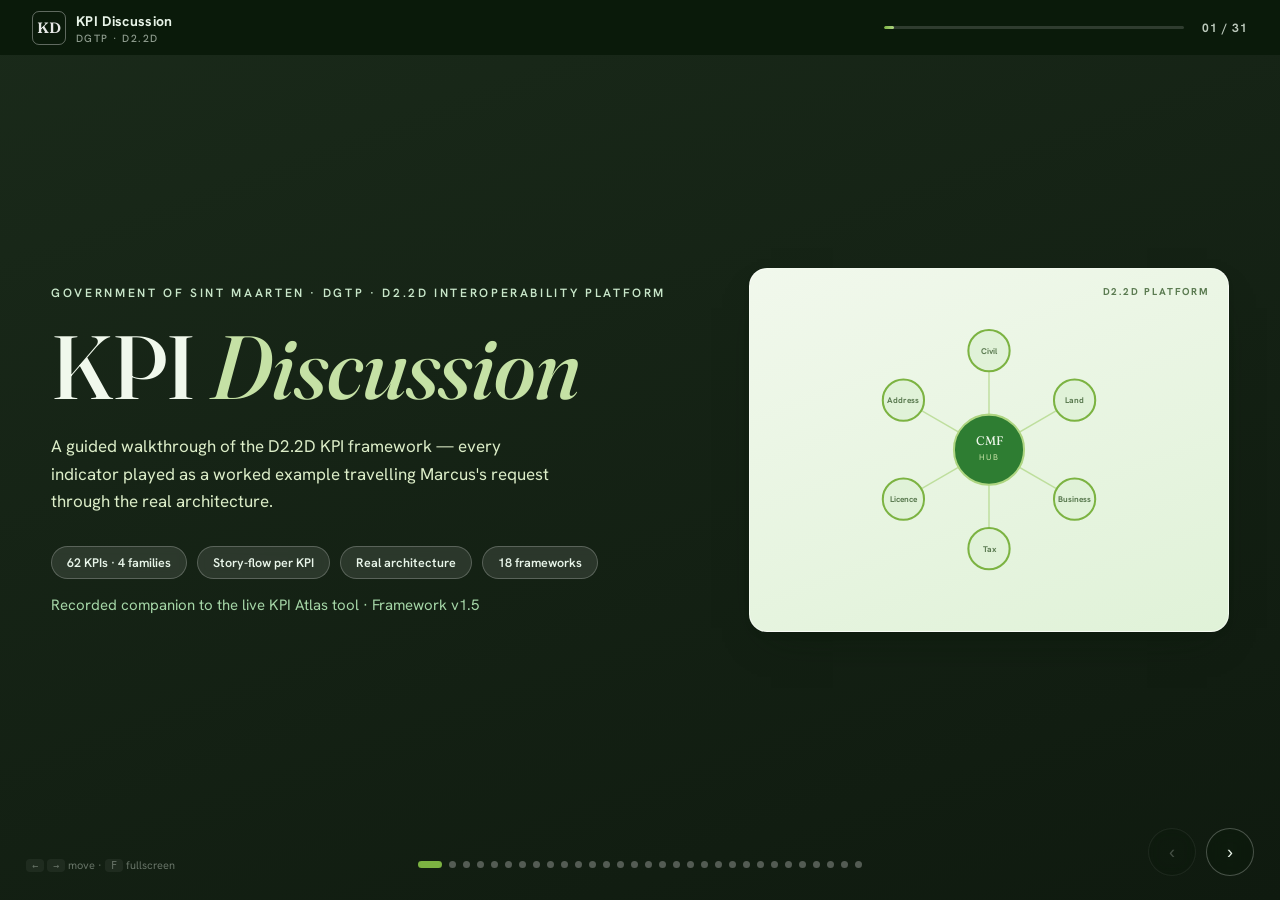
<file: KPI_Discussion_Slides.html>
<!DOCTYPE html><html lang="en"><head><meta charset="UTF-8"/><meta name="viewport" content="width=device-width, initial-scale=1.0"/>
<title>KPI Discussion · Presentation Deck · Sint Maarten DGTP D2.2D</title>
<link rel="preconnect" href="https://fonts.googleapis.com"><link rel="preconnect" href="https://fonts.gstatic.com" crossorigin>
<link href="https://fonts.googleapis.com/css2?family=Fraunces:ital,opsz,wght@0,9..144,300;0,9..144,500;0,9..144,600;1,9..144,400&family=Hanken+Grotesk:wght@400;500;600;700;800&family=IBM+Plex+Mono:wght@500&display=swap" rel="stylesheet">
<style>
:root{
  --bg:#1a2a1a;--bg-deep:#0f1a0f;
  --card:#f4f8f1;--panel:#e8f0e3;--panel-line:#d2e0ca;
  --ink:#1e2e1a;--ink-soft:#3a4e34;--muted:#6a8060;
  --line:#d8e8d0;--accent:#2e7d32;--accent-deep:#1b5e20;
  --gold:#7cb342;--sage:#558b2f;--alert:#c62828;
  --op:#8a7d3f;--po:#c0663f;--vt:#4f6b86;--vo:#8a5d6b;
  --shadow:0 18px 40px -22px rgba(10,26,10,.65),0 4px 12px -8px rgba(10,26,10,.45);
  --radius:18px;
  --ff-display:"Fraunces",Georgia,serif;
  --ff-body:"Hanken Grotesk",system-ui,sans-serif;
}
*{box-sizing:border-box;margin:0;padding:0}
html,body{height:100%}
body{font-family:var(--ff-body);color:var(--ink);background:var(--bg);overflow:hidden;-webkit-font-smoothing:antialiased}
body::before{content:"";position:fixed;inset:0;z-index:0;pointer-events:none;
  background-image:linear-gradient(rgba(255,255,255,.025) 1px,transparent 1px),linear-gradient(90deg,rgba(255,255,255,.025) 1px,transparent 1px);
  background-size:52px 52px;mask-image:radial-gradient(circle at 50% 30%,#000 0%,transparent 75%)}
#deck{position:fixed;inset:0;z-index:1}
#track{display:flex;height:100%;transition:transform .7s cubic-bezier(.7,.02,.2,1)}
.slide{flex:0 0 100%;width:100vw;height:100vh;overflow-y:auto;overflow-x:hidden;
  padding:clamp(70px,10vh,92px) clamp(18px,4vw,72px) clamp(70px,10vh,96px);display:flex;flex-direction:column;justify-content:center;
  scrollbar-width:thin;scrollbar-color:rgba(255,255,255,.3) transparent;background:linear-gradient(160deg,var(--bg) 0%,var(--bg-deep) 100%)}
.slide::-webkit-scrollbar{width:6px}.slide::-webkit-scrollbar-thumb{background:rgba(255,255,255,.25);border-radius:6px}
.wrap{width:100%;max-width:1180px;margin:0 auto}

#topbar{position:fixed;top:0;left:0;right:0;z-index:30;display:flex;align-items:center;gap:12px;padding:10px clamp(14px,3vw,32px);color:#e8f4e8;background:rgba(10,26,10,.94);backdrop-filter:blur(8px)}
.brand{display:flex;align-items:center;gap:10px;font-weight:700;letter-spacing:.02em;flex-shrink:0}
.brand .seal{width:34px;height:34px;border:1.5px solid rgba(255,255,255,.35);border-radius:7px;display:grid;place-items:center;font-family:var(--ff-display);font-size:15px;color:rgba(255,255,255,.9);font-weight:600}
.brand b{font-size:14px}.brand small{display:block;font-weight:500;font-size:10.5px;opacity:.6;letter-spacing:.14em;text-transform:uppercase}
#cue{display:none;align-items:center;gap:8px;background:rgba(124,179,66,.14);border:1px solid rgba(124,179,66,.4);color:#dcedc8;
  padding:5px 13px;border-radius:99px;font-size:12px;font-weight:600;white-space:nowrap}
#cue.show{display:inline-flex}
#cue .a{color:var(--gold);font-weight:800}
#progress-wrap{flex:1;height:3px;background:rgba(255,255,255,.15);border-radius:99px;overflow:hidden;max-width:300px;margin-left:auto}
#progress{height:100%;width:5%;background:linear-gradient(90deg,var(--gold),#aed581);border-radius:99px;transition:width .6s cubic-bezier(.7,.02,.2,1)}
#counter{font-variant-numeric:tabular-nums;font-weight:700;font-size:12px;letter-spacing:.08em;opacity:.8;min-width:52px;text-align:right}

.navbtn{position:fixed;bottom:24px;z-index:30;width:48px;height:48px;border-radius:50%;border:1px solid rgba(255,255,255,.25);background:rgba(10,26,10,.35);backdrop-filter:blur(8px);color:#e8f4e8;font-size:18px;cursor:pointer;display:grid;place-items:center;transition:transform .22s,background .22s,opacity .22s}
.navbtn:hover{background:rgba(10,26,10,.6);transform:translateY(-2px)}
.navbtn:disabled{opacity:.25;cursor:default;transform:none}
#prev{right:84px}#next{right:26px}
#dots{position:fixed;bottom:32px;left:50%;transform:translateX(-50%);z-index:30;display:flex;gap:7px;max-width:70vw;flex-wrap:wrap;justify-content:center}
#dots button{width:7px;height:7px;border-radius:50%;border:none;background:rgba(255,255,255,.28);cursor:pointer;padding:0;transition:all .3s}
#dots button.on{width:24px;border-radius:99px;background:var(--gold)}
.hint{position:fixed;bottom:28px;left:26px;z-index:30;color:#e8f4e8;opacity:.4;font-size:11px}
.hint kbd{background:rgba(255,255,255,.14);border-radius:4px;padding:1px 6px;font-size:10px}

.card{background:var(--card);border-radius:var(--radius);box-shadow:var(--shadow);border:1px solid rgba(255,255,255,.55)}
.eyebrow{display:inline-flex;align-items:center;gap:9px;font-size:11.5px;font-weight:700;letter-spacing:.2em;text-transform:uppercase;color:var(--gold);margin-bottom:18px}
.eyebrow::before{content:"";width:22px;height:1.5px;background:var(--gold);display:inline-block}
h1,h2,h3{font-family:var(--ff-display);font-weight:500;letter-spacing:-.01em;line-height:1.06}
.reveal{opacity:0;transform:translateY(20px)}
.slide.is-active .reveal{animation:rise .75s cubic-bezier(.2,.7,.2,1) forwards}
.slide.is-active .reveal.d1{animation-delay:.05s}.slide.is-active .reveal.d2{animation-delay:.15s}
.slide.is-active .reveal.d3{animation-delay:.27s}.slide.is-active .reveal.d4{animation-delay:.39s}
.slide.is-active .reveal.d5{animation-delay:.51s}.slide.is-active .reveal.d6{animation-delay:.63s}
@keyframes rise{to{opacity:1;transform:none}}
@media (prefers-reduced-motion:reduce){.reveal{opacity:1!important;transform:none!important;animation:none!important}#track{transition:none}}

/* headings on dark */
.h-light{color:#f0f8ec}
h2.title{font-size:clamp(26px,4.6vw,54px);color:#f0f8ec;line-height:1.05}
h2.title em{font-style:italic;color:#c5e1a5}
.lead{color:#dcedc8;font-size:clamp(14px,1.6vw,19px);line-height:1.6;max-width:66ch;margin-top:18px;opacity:.92}
.kick{color:#a5d6a7;font-size:clamp(13px,1.3vw,15px);margin-top:16px;opacity:.85}

/* cover */
#s-cover .wrap{display:grid;grid-template-columns:1.15fr .85fr;gap:48px;align-items:center}
#s-cover h1{font-size:clamp(40px,7vw,104px);color:#f0f8ec;line-height:.98}
#s-cover h1 em{font-style:italic;color:#c5e1a5}
.cover-kicker{color:#c8e6c9;font-weight:600;letter-spacing:.22em;text-transform:uppercase;font-size:12px;opacity:.85;margin-bottom:22px}
.cover-sub{color:#dcedc8;font-size:clamp(14px,1.4vw,17px);line-height:1.62;max-width:520px;margin-top:22px;opacity:.9}
.cover-meta{margin-top:30px;display:flex;gap:10px;flex-wrap:wrap}
.chip{background:rgba(255,255,255,.1);border:1px solid rgba(255,255,255,.22);color:#e8f5e9;padding:7px 15px;border-radius:99px;font-size:12.5px;font-weight:600;backdrop-filter:blur(4px)}
.cover-art{padding:26px;background:linear-gradient(160deg,#f1f8ec,#e0f2d8);position:relative;overflow:hidden;min-height:300px;display:flex;align-items:center;justify-content:center}
.cover-art .tag{position:absolute;top:16px;right:18px;font-size:10px;letter-spacing:.18em;text-transform:uppercase;color:#5a7a50;font-weight:700}
.float{animation:float 4.5s ease-in-out infinite}@keyframes float{0%,100%{transform:translateY(0)}50%{transform:translateY(-6px)}}

/* section head */
.section-head{margin-bottom:22px}
.section-head h2{font-size:clamp(22px,3.6vw,46px);color:#f0f8ec;line-height:1.12}
.section-head p{color:#dcedc8;font-size:clamp(13px,1.3vw,15.5px);line-height:1.6;max-width:720px;margin-top:12px;opacity:.9}

/* big statement */
.statement{text-align:left}
.statement .big{font-family:var(--ff-display);font-size:clamp(40px,8vw,96px);color:#f0f8ec;line-height:1.02;letter-spacing:-.02em}
.statement .big em{font-style:italic;color:var(--gold)}
.statement .sub{color:#dcedc8;font-size:clamp(15px,1.7vw,21px);line-height:1.55;max-width:60ch;margin-top:24px;opacity:.92}

/* feature stat grid */
.feat-grid{display:grid;grid-template-columns:repeat(auto-fit,minmax(200px,1fr));gap:12px;margin-top:6px}
.feat{padding:20px 22px}
.feat .fi{font-family:var(--ff-display);font-size:26px;color:var(--accent-deep);margin-bottom:6px}
.feat .ft{font-weight:800;font-size:14px;color:var(--ink);margin-bottom:5px}
.feat .fd{font-size:12.5px;line-height:1.5;color:var(--ink-soft)}

/* family cards */
.fam-grid{display:grid;grid-template-columns:1fr 1fr;gap:14px}
.fam{padding:20px 24px;border-left:5px solid var(--accent)}
.fam .n{font-size:11px;font-weight:800;letter-spacing:.1em;text-transform:uppercase;color:var(--muted)}
.fam .t{font-family:var(--ff-display);font-size:clamp(20px,2.4vw,30px);color:var(--ink);margin:5px 0 8px}
.fam .q{font-size:14px;line-height:1.5;color:var(--ink-soft)}
.fam.op{border-left-color:var(--op)}.fam.op .n{color:var(--op)}
.fam.po{border-left-color:var(--po)}.fam.po .n{color:var(--po)}
.fam.vt{border-left-color:var(--vt)}.fam.vt .n{color:var(--vt)}
.fam.vo{border-left-color:var(--vo)}.fam.vo .n{color:var(--vo)}

/* kpi list card */
.listcard{padding:24px 28px}
.kpi-list{columns:2;column-gap:36px}
.kpi-list .k{break-inside:avoid;display:flex;gap:11px;align-items:baseline;padding:7px 0;font-size:14.5px;color:var(--ink)}
.kpi-list .k::before{content:"";flex:none;width:7px;height:7px;border-radius:2px;background:var(--accent);transform:translateY(-1px)}
.pointlist{list-style:none;display:flex;flex-direction:column;gap:11px}
.pointlist li{display:flex;gap:12px;align-items:baseline;font-size:15px;line-height:1.45;color:var(--ink)}
.pointlist li::before{content:"";flex:none;width:8px;height:8px;border-radius:2px;background:var(--accent);transform:translateY(-2px)}
.pointlist b{font-weight:800}

/* flow */
.flow{display:flex;flex-wrap:wrap;gap:8px;align-items:center;margin-top:8px}
.flow .step{background:var(--card);border:1px solid var(--line);border-radius:10px;padding:9px 15px;font-size:14px;font-weight:700;color:var(--ink);box-shadow:0 3px 10px -6px rgba(10,26,10,.4)}
.flow .arw{color:var(--gold);font-size:16px;font-weight:800}

/* numbered deck list */
.decklist{display:flex;flex-direction:column;gap:9px}
.decklist .row{display:flex;gap:14px;align-items:center;padding:12px 18px}
.decklist .gn{font-family:var(--ff-display);font-size:20px;color:var(--accent);flex:none;width:30px}
.decklist .dt{font-weight:800;font-size:15px;color:var(--ink)}
.decklist .dd{font-size:12px;color:var(--muted);font-weight:600;margin-top:2px}

/* 3-col groups */
.groups{display:grid;grid-template-columns:1fr 1fr 1fr;gap:14px}
.group{padding:18px 20px}
.group h3{font-family:var(--ff-body);font-weight:800;font-size:13px;letter-spacing:.06em;text-transform:uppercase;color:var(--accent-deep);margin-bottom:12px}
.group ul{list-style:none;display:flex;flex-direction:column;gap:8px}
.group li{font-size:13px;color:var(--ink-soft);line-height:1.4;padding-left:14px;position:relative}
.group li::before{content:"";position:absolute;left:0;top:8px;width:5px;height:5px;border-radius:50%;background:var(--gold)}

/* big stat */
.bigstat{display:grid;grid-template-columns:auto 1fr;gap:40px;align-items:center}
.bigstat .num{font-family:var(--ff-display);font-size:clamp(72px,15vw,180px);color:var(--gold);line-height:.9;letter-spacing:-.03em}
.bigstat .exp{color:#dcedc8;font-size:clamp(15px,1.7vw,21px);line-height:1.55;max-width:44ch}
.bigstat .exp b{color:#f0f8ec;font-weight:800}

/* framework chips */
.fwgrid{display:flex;flex-wrap:wrap;gap:9px;margin-top:8px}
.fwchip{background:var(--card);border:1px solid var(--line);color:var(--ink);padding:9px 16px;border-radius:99px;font-size:13.5px;font-weight:700;box-shadow:0 3px 10px -7px rgba(10,26,10,.4)}

/* decisions */
.dec-grid{display:grid;grid-template-columns:1fr 1fr;gap:16px}
.dec{padding:22px 26px;border-left:5px solid var(--gold)}
.dec .dn{font-size:11px;font-weight:800;letter-spacing:.1em;text-transform:uppercase;color:var(--sage)}
.dec .dt{font-family:var(--ff-display);font-size:clamp(20px,2.4vw,28px);color:var(--ink);margin:5px 0 8px}
.dec .dq{font-size:14px;line-height:1.5;color:var(--ink-soft)}

/* marcus */
#s-marcus .wrap{display:flex;flex-direction:column;align-items:center;text-align:center}
.m-avatar{width:clamp(120px,18vh,168px);height:clamp(120px,18vh,168px);border-radius:50%;overflow:hidden;border:4px solid #f9a825;box-shadow:0 12px 48px rgba(249,168,37,.45);margin-bottom:26px}
.m-avatar img{width:100%;height:100%;object-fit:cover}
.m-name{font-family:var(--ff-display);font-size:clamp(2rem,5vw,3.4rem);color:#f0f8ec;line-height:1.05;margin-bottom:8px}
.m-title{font-size:15px;color:rgba(165,214,167,.75);letter-spacing:.12em;text-transform:uppercase;font-weight:700;margin-bottom:26px}
.m-banner{display:flex;gap:20px;align-items:center;padding:18px 24px;border-radius:16px;background:#fff9e6;border:2px solid #f9a825;box-shadow:0 8px 30px rgba(249,168,37,.22);max-width:760px;text-align:left}
.m-banner .mtext{font-size:15px;color:#4e342e;line-height:1.6}
.m-banner .mtext strong{color:#bf360c;font-weight:800}

@media(max-width:820px){
  #s-cover .wrap{grid-template-columns:1fr}.cover-art{display:none}
  .fam-grid,.dec-grid{grid-template-columns:1fr}.groups{grid-template-columns:1fr}.kpi-list{columns:1}
  .bigstat{grid-template-columns:1fr;gap:16px}
}

.hld-layout{display:grid;grid-template-columns:130px 1fr 190px;gap:16px;align-items:start;margin-top:.4rem}
.diagram{max-width:980px;margin:6px auto 0;width:100%}.diagram svg{width:100%;height:auto;display:block}
.diagram-wide{max-width:1120px;margin:0 auto;width:100%}
@media(max-width:900px){.hld-layout{grid-template-columns:1fr}}
/* category KPI list */
.klist{display:grid;grid-template-columns:1fr 1fr;gap:9px 16px;margin-top:4px}
.klist.vo{grid-template-columns:1fr 1fr 1fr}
.krow{display:flex;align-items:center;gap:10px;padding:10px 13px;border-radius:10px;background:var(--card);border:1px solid var(--line);cursor:pointer;transition:transform .15s,box-shadow .2s;box-shadow:0 3px 10px -8px rgba(10,26,10,.4)}
.krow:hover{transform:translateX(3px);box-shadow:0 14px 26px -16px rgba(10,26,10,.65)}
.krow .kdot{width:8px;height:8px;border-radius:2px;flex:none}
.krow .kn{font-weight:700;font-size:13.5px;color:var(--ink);line-height:1.2}
.krow .kplay{margin-left:auto;flex:none;color:var(--muted);font-size:12px;opacity:.55}
.klist.op .kdot{background:var(--op)}.klist.po .kdot{background:var(--po)}.klist.vt .kdot{background:var(--vt)}.klist.vo .kdot{background:var(--vo)}
@media(max-width:820px){.klist,.klist.vo{grid-template-columns:1fr}}
/* architecture map slide */
.amap-legend{display:flex;flex-wrap:wrap;gap:16px;margin:8px 0 6px;font-size:11.5px;color:#dcedc8}
.amap-legend span{display:inline-flex;align-items:center;gap:6px}
.amap-legend i{width:9px;height:9px;border-radius:2px;display:inline-block}
.amap-flow{display:flex;flex-wrap:wrap;gap:8px;margin-top:4px}
.anode2{flex:1 1 120px;min-width:118px;max-width:190px;background:var(--card);border:1px solid var(--line);border-radius:11px;padding:11px 12px;cursor:pointer;transition:transform .15s,box-shadow .2s,border-color .2s;box-shadow:0 3px 10px -8px rgba(10,26,10,.4)}
.anode2:hover{transform:translateY(-2px);box-shadow:0 14px 26px -16px rgba(10,26,10,.6)}
.anode2.sel{border-color:var(--accent);box-shadow:0 0 0 2px rgba(46,125,50,.28)}
.an-name{font-weight:800;font-size:12.5px;color:var(--ink);line-height:1.2}
.an-count{font-size:10.5px;color:var(--muted);font-weight:700;margin:3px 0 7px}
.an-dots{display:flex;flex-wrap:wrap;gap:3px}
.an-dots .dot,.mp-row .dot,.amap-legend .dot{width:8px;height:8px;border-radius:2px;flex:none}
.dot.op{background:var(--op)}.dot.po{background:var(--po)}.dot.vt{background:var(--vt)}.dot.vo{background:var(--vo)}
.lane-title{margin:16px 0 4px;font-size:11px;font-weight:800;letter-spacing:.1em;text-transform:uppercase;color:#a5d6a7}
.amap-panel{margin-top:14px;padding:16px 18px;min-height:64px}
.mp-empty{color:var(--muted);font-size:13px}
.mp-head{font-weight:800;font-size:13.5px;color:var(--ink);margin-bottom:11px}
.mp-grid{display:grid;grid-template-columns:1fr 1fr;gap:5px 16px}
.mp-row{display:flex;align-items:center;gap:9px;padding:7px 9px;border-radius:8px;cursor:pointer;transition:background .15s;font-size:13px;color:var(--ink)}
.mp-row:hover{background:var(--panel)}
@media(max-width:820px){.mp-grid{grid-template-columns:1fr}}
/* story overlay */
#kpiDetail{position:fixed;inset:0;z-index:60;display:none;align-items:center;justify-content:center;padding:22px}
#kpiDetail.show{display:flex}
#kpiDetail .backdrop{position:absolute;inset:0;background:rgba(8,16,8,.6);backdrop-filter:blur(3px);opacity:0;transition:opacity .3s}
#kpiDetail.show .backdrop{opacity:1}
.kd-card{position:relative;max-width:680px;width:100%;max-height:88vh;overflow-y:auto;background:var(--card);border-radius:18px;box-shadow:0 30px 70px -20px rgba(6,16,6,.7);padding:28px 32px;border-left:6px solid var(--accent);transform:translateY(18px) scale(.97);opacity:0;transition:transform .34s cubic-bezier(.2,.7,.2,1),opacity .34s}
#kpiDetail.show .kd-card{transform:none;opacity:1}
.kd-cat{font-size:11px;font-weight:800;letter-spacing:.12em;text-transform:uppercase;color:var(--accent)}
.kd-name{font-family:var(--ff-display);font-size:clamp(21px,3vw,29px);color:var(--ink);margin:6px 0 4px;line-height:1.12}
.kd-l{font-size:10px;font-weight:800;letter-spacing:.1em;text-transform:uppercase;color:var(--muted);margin:18px 0 12px}
.kd-close{position:absolute;top:15px;right:18px;cursor:pointer;border:none;background:none;font-size:24px;line-height:1;color:var(--muted)}.kd-close:hover{color:var(--ink)}
.kd-fo{font-family:'IBM Plex Mono',monospace;font-size:12px;background:var(--panel);border-radius:8px;padding:10px 12px;color:var(--ink-soft);line-height:1.5}
.kd-abbr{margin-top:14px;font-size:11.5px;color:var(--muted);line-height:1.55;font-style:italic;border-left:2px solid var(--panel-line);padding-left:11px}.kd-abbr b{font-style:normal;color:var(--ink-soft)}
.kd-note{margin-top:14px;font-size:11.5px;color:var(--muted);line-height:1.5;border-top:1px solid var(--panel-line);padding-top:13px}
.kd-parts{margin-top:4px;display:flex;flex-direction:column;gap:11px}
.kd-parts .pp{display:flex;gap:9px;font-size:14px;line-height:1.6;color:var(--ink-soft)}
.kd-parts .pa{flex:none;font-weight:800;color:var(--accent);font-family:var(--ff-display);min-width:24px}
.kd-parts b{color:var(--ink)}
.kd-res{display:inline-block;margin-top:12px;font-family:var(--ff-display);font-size:20px;font-weight:600;padding:5px 14px;border-radius:9px}
.kd-res.ok{background:rgba(46,125,50,.12);color:var(--accent-deep)}.kd-res.amb{background:rgba(217,164,65,.16);color:#a9761a}.kd-res.bad{background:rgba(192,57,43,.12);color:#c0392b}
.kd-res small{font-family:var(--ff-body);font-size:12px;font-weight:700;opacity:.7;margin-left:8px}
.kd-comp{display:flex;align-items:flex-start;gap:9px;margin-top:14px;font-size:13px;color:var(--ink-soft);line-height:1.5;background:var(--panel);border:1px solid var(--panel-line);border-radius:10px;padding:11px 14px}
.kd-comp .ci{flex:none;display:inline-grid;place-items:center;width:17px;height:17px;border-radius:50%;background:var(--accent);color:#fff;font-size:10px;font-weight:800;font-style:italic;margin-top:1px}
.kd-comp b{color:var(--ink)}
/* architecture flow */
.aflow{display:flex;flex-wrap:wrap;gap:16px 3px;align-items:center;padding-top:14px}
.anode{display:flex;align-items:center;gap:3px}
.anode .box{position:relative;background:var(--panel);border:1px solid var(--panel-line);border-radius:9px;padding:7px 11px;font-size:11px;font-weight:700;color:var(--muted);transition:all .4s;white-space:nowrap}
.anode.lit .box{color:var(--ink);background:#eef4ea;border-color:#cfe0c6}
.anode.active .box{color:#fff;background:var(--accent);border-color:var(--accent-deep);box-shadow:0 8px 22px -6px rgba(46,125,50,.6);transform:translateY(-1px)}
.anode.active.amb .box{background:#c8951e;border-color:#a9761a;box-shadow:0 8px 22px -6px rgba(200,149,30,.6)}
.anode.active.bad .box{background:#c0392b;border-color:#9e2f22;box-shadow:0 8px 22px -6px rgba(192,57,43,.6)}
.anode .arw{color:var(--panel-line);font-weight:800;font-size:13px;transition:color .4s}
.anode.lit .arw{color:var(--gold)}
.abadge{position:absolute;top:-30px;left:50%;transform:translateX(-50%) scale(.7);background:var(--ink);color:#fff;font-size:11.5px;font-weight:800;padding:4px 9px;border-radius:7px;white-space:nowrap;opacity:0;transition:opacity .35s,transform .35s;font-family:var(--ff-display)}
.abadge::after{content:'';position:absolute;bottom:-5px;left:50%;transform:translateX(-50%);border:5px solid transparent;border-top-color:var(--ink)}
.anode.active .abadge{opacity:1;transform:translateX(-50%) scale(1)}
</style></head><body>
<div id="topbar"><div class="brand"><div class="seal">KD</div><div><b>KPI Discussion</b><small>DGTP · D2.2D</small></div></div><div id="cue"><span class="a">→</span><span id="cuetext"></span></div><div id="progress-wrap"><div id="progress"></div></div><div id="counter">01 / 31</div></div>
<div id="deck"><div id="track"><section class="slide" id="s-cover" data-eyebrow="" data-cue=""><div class="wrap"><div><div class="cover-kicker reveal d1">Government of Sint Maarten · DGTP · D2.2D Interoperability Platform</div><h1 class="reveal d2">KPI <em>Discussion</em></h1><p class="cover-sub reveal d3">A guided walkthrough of the D2.2D KPI framework — every indicator played as a worked example travelling Marcus's request through the real architecture.</p><div class="cover-meta reveal d4"><span class="chip">62 KPIs · 4 families</span><span class="chip">Story-flow per KPI</span><span class="chip">Real architecture</span><span class="chip">18 frameworks</span></div><p class="kick reveal d5">Recorded companion to the live KPI Atlas tool · Framework v1.5</p></div><div class="cover-art card reveal d3 float"><span class="tag">D2.2D Platform</span>
<svg viewBox="0 0 320 300" style="width:100%;max-width:330px" aria-hidden="true">
<g stroke="#9ccc65" stroke-width="1.4" opacity=".55"><line x1="160" y1="150" x2="160" y2="54"/><line x1="160" y1="150" x2="243" y2="102"/><line x1="160" y1="150" x2="243" y2="198"/><line x1="160" y1="150" x2="160" y2="246"/><line x1="160" y1="150" x2="77" y2="198"/><line x1="160" y1="150" x2="77" y2="102"/></g>
<g fill="#e0f2d8" stroke="#7cb342" stroke-width="2"><circle cx="160" cy="54" r="20"/><circle cx="243" cy="102" r="20"/><circle cx="243" cy="198" r="20"/><circle cx="160" cy="246" r="20"/><circle cx="77" cy="198" r="20"/><circle cx="77" cy="102" r="20"/></g>
<circle cx="160" cy="150" r="34" fill="#2e7d32"/><circle cx="160" cy="150" r="34" fill="none" stroke="#aed581" stroke-width="2"/>
<text x="160" y="145" text-anchor="middle" font-family="Fraunces,serif" font-size="12" fill="#f0f8ec">CMF</text><text x="160" y="160" text-anchor="middle" font-family="Hanken Grotesk,sans-serif" font-size="8" fill="#c5e1a5" letter-spacing="1">HUB</text>
<g font-family="Hanken Grotesk,sans-serif" font-size="8" fill="#5a7a50" text-anchor="middle" font-weight="700"><text x="160" y="57">Civil</text><text x="243" y="105">Land</text><text x="243" y="201">Business</text><text x="160" y="249">Tax</text><text x="77" y="201">Licence</text><text x="77" y="105">Address</text></g></svg></div></div></section>
<section class="slide" id="s-experience" data-eyebrow="How this works" data-cue="KPI Atlas is open on the other half of the screen"><div class="wrap"><div class="section-head"><h2 class="reveal">What you'll experience</h2></div><div class="card listcard reveal d2"><ul class="pointlist"><li>Each category listed on one slide — tap a KPI to open it.</li><li>Every KPI plays as <b>Marcus's request moving through the architecture</b>.</li><li>The flow lights up to the component where the KPI is measured.</li><li>A worked example and a short story at that point.</li><li>Full definitions and calculators sit in the tool beside these slides.</li></ul></div></div></section>
<section class="slide" id="s-agenda" data-eyebrow="Agenda · our two hours" data-cue=""><div class="wrap"><div class="section-head"><h2 class="reveal">Agenda</h2></div><div class="card listcard reveal d2"><div class="kpi-list"><div class="k">Marcus & the platform</div><div class="k">Recall: the six architectures</div><div class="k">The four families of KPIs</div><div class="k">Building blocks & standards</div><div class="k">The architecture playground</div><div class="k">Operational & outcome KPIs</div><div class="k">Tracking & vendor KPIs</div><div class="k">How a KPI plays</div><div class="k">Resilience mathematics</div><div class="k">— short break —</div><div class="k">SLA tables · frameworks · decisions</div></div></div><p class="kick reveal d3">The what → the why → the how.</p></div></section>
<section class="slide" id="s-email" data-eyebrow="Your email · the four points" data-cue=""><div class="wrap"><div class="section-head"><h2 class="reveal">Your four points, answered</h2></div><div class="card listcard reveal d2"><ul class="pointlist"><li><b>Operational vs outcome KPIs</b>, and defining outcomes — the four families, then all thirteen outcome KPIs.</li><li><b>Vendor-enabled tracking scope</b> (volumes, times, API failures) — the eleven tracking KPIs, on the architecture and watched live.</li><li><b>Separating vendor from programme KPIs</b> (99% uptime, 90% SLA) — kept in different families and apart in the SLA tables.</li><li><b>KPI-to-outcome linkage & PDOs</b> — every outcome KPI carries a PDO link.</li></ul></div></div></section>
<section class="slide" id="s-rule" data-eyebrow="Ground rule" data-cue=""><div class="wrap statement"><div class="big reveal">Values are exactly <em>as issued.</em></div><div class="sub reveal d2">Baseline and target figures are unchanged. The examples are illustrative — today is to understand and agree, not renegotiate.</div></div></section>
<section class="slide" id="s-marcus" data-eyebrow="" data-cue="He recurs across the earlier decks"><div class="wrap"><div class="m-avatar reveal"><img src="[data-uri]" alt="Marcus"/></div><div class="m-name reveal d2">You already know Marcus</div><div class="m-title reveal d3">Sole Proprietor · Sint Maarten</div><div class="m-banner reveal d4"><div class="mtext">The <strong>bridge between government offices</strong>. Every KPI today is one moment in <strong>his</strong> request as it moves through the platform.</div></div></div></section>
<section class="slide" id="s-platform" data-eyebrow="The platform" data-cue="KPI Atlas → Background"><div class="wrap"><div class="section-head"><h2 class="reveal">The D2.2D Interoperability Platform</h2><p class="reveal d2">Six registries, one shared engine. A citizen reads a verified fact once, and reuses it.</p></div><div class="feat-grid reveal d3"><div class="card feat"><div class="fi">6→1</div><div class="ft">Common Message Format</div><div class="fd">Six registries speak one shared model.</div></div><div class="card feat"><div class="fi">once</div><div class="ft">Once-only</div><div class="fd">Read a fact once; never re-collect it.</div></div><div class="card feat"><div class="fi">eID</div><div class="ft">National sign-in</div><div class="fd">Identity via the national eID.</div></div><div class="card feat"><div class="fi">8</div><div class="ft">Security gates</div><div class="fd">Every request is checked.</div></div><div class="card feat"><div class="fi">Azure</div><div class="ft">Cloud platform</div><div class="fd">Workflow engine on Microsoft Azure.</div></div><div class="card feat"><div class="fi">7yr</div><div class="ft">Immutable audit</div><div class="fd">Every action recorded, unaltered.</div></div></div></div></section>
<section class="slide" id="s-cmf" data-eyebrow="Architecture · interoperability" data-cue="From the earlier workshop deck"><div class="wrap"><div class="section-head"><h2 class="reveal">Six registries, one language</h2><p class="reveal d2">Each registry speaks a different language. Each adapter translates it into the Common Message Format.</p></div><div class="diagram reveal d3"><svg style="width:100%;height:auto;display:block" viewBox="0 0 920 330" xmlns="http://www.w3.org/2000/svg">
        <defs>
          <marker id="ar4in" viewBox="0 0 10 10" refX="8" refY="5" markerWidth="5" markerHeight="5" orient="auto-start-reverse">
            <path d="M2 2L8 5L2 8" fill="none" stroke="rgba(255,255,255,.2)" stroke-width="1.5" stroke-linecap="round"/>
          </marker>
          <marker id="ar4out" viewBox="0 0 10 10" refX="8" refY="5" markerWidth="5" markerHeight="5" orient="auto-start-reverse">
            <path d="M2 2L8 5L2 8" fill="none" stroke="rgba(34,199,146,.7)" stroke-width="1.8" stroke-linecap="round"/>
          </marker>
        </defs>

        <!-- ═══════════════════════════════
           LEFT: 6 registries (their languages)
           ═══════════════════════════════ -->
        <text x="8" y="14" font-family="DM Mono" font-size="8" fill="rgba(232,228,220,.2)" letter-spacing="2">REGISTRIES — each speaks its own language</text>

        <!-- Civil -->
        <rect x="8" y="20" width="130" height="36" rx="7" fill="rgba(34,199,146,.08)" stroke="rgba(34,199,146,.3)" stroke-width="1"/>
        <text x="73" y="36" font-family="DM Sans" font-size="11" font-weight="600" fill="#6ee7b7" text-anchor="middle">Civil Registry</text>
        <text x="73" y="50" font-family="DM Mono" font-size="8.5" fill="rgba(34,199,146,.5)" text-anchor="middle">SOAP / XML</text>

        <!-- Business -->
        <rect x="8" y="66" width="130" height="36" rx="7" fill="rgba(232,83,58,.08)" stroke="rgba(232,83,58,.3)" stroke-width="1"/>
        <text x="73" y="82" font-family="DM Sans" font-size="11" font-weight="600" fill="#fca5a5" text-anchor="middle">Business Registry</text>
        <text x="73" y="96" font-family="DM Mono" font-size="8.5" fill="rgba(232,83,58,.5)" text-anchor="middle">REST / JSON</text>

        <!-- Taxpayer -->
        <rect x="8" y="112" width="130" height="36" rx="7" fill="rgba(155,135,245,.08)" stroke="rgba(155,135,245,.3)" stroke-width="1"/>
        <text x="73" y="128" font-family="DM Sans" font-size="11" font-weight="600" fill="#c4b5fd" text-anchor="middle">Taxpayer Registry</text>
        <text x="73" y="142" font-family="DM Mono" font-size="8.5" fill="rgba(155,135,245,.5)" text-anchor="middle">OData v4 / CRM</text>

        <!-- Econ Licenses -->
        <rect x="8" y="158" width="130" height="36" rx="7" fill="rgba(245,166,35,.08)" stroke="rgba(245,166,35,.3)" stroke-width="1"/>
        <text x="73" y="174" font-family="DM Sans" font-size="11" font-weight="600" fill="#fbbf24" text-anchor="middle">Econ. Licenses</text>
        <text x="73" y="188" font-family="DM Mono" font-size="8.5" fill="rgba(245,166,35,.5)" text-anchor="middle">OData v4 / CRM</text>

        <!-- Address -->
        <rect x="8" y="204" width="130" height="36" rx="7" fill="rgba(96,165,250,.08)" stroke="rgba(96,165,250,.3)" stroke-width="1"/>
        <text x="73" y="220" font-family="DM Sans" font-size="11" font-weight="600" fill="#93c5fd" text-anchor="middle">Address Registry</text>
        <text x="73" y="234" font-family="DM Mono" font-size="8.5" fill="rgba(96,165,250,.5)" text-anchor="middle">ArcGIS REST</text>

        <!-- Land -->
        <rect x="8" y="250" width="130" height="36" rx="7" fill="rgba(100,116,139,.06)" stroke="rgba(100,116,139,.22)" stroke-width="1" stroke-dasharray="4,3"/>
        <text x="73" y="266" font-family="DM Sans" font-size="11" font-weight="600" fill="rgba(148,163,184,.6)" text-anchor="middle">Land Registry</text>
        <text x="73" y="280" font-family="DM Mono" font-size="8.5" fill="rgba(148,163,184,.35)" text-anchor="middle">ArcGIS REST · pending</text>

        <!-- Arrows from registries → adapters -->
        <line x1="138" y1="38"  x2="215" y2="38"  stroke="rgba(34,199,146,.25)"  stroke-width="1" marker-end="url(#ar4in)"/>
        <line x1="138" y1="84"  x2="215" y2="84"  stroke="rgba(232,83,58,.25)"   stroke-width="1" marker-end="url(#ar4in)"/>
        <line x1="138" y1="130" x2="215" y2="130" stroke="rgba(155,135,245,.25)" stroke-width="1" marker-end="url(#ar4in)"/>
        <line x1="138" y1="176" x2="215" y2="176" stroke="rgba(245,166,35,.25)"  stroke-width="1" marker-end="url(#ar4in)"/>
        <line x1="138" y1="222" x2="215" y2="222" stroke="rgba(96,165,250,.25)"  stroke-width="1" marker-end="url(#ar4in)"/>
        <line x1="138" y1="268" x2="215" y2="268" stroke="rgba(100,116,139,.15)" stroke-width="1" stroke-dasharray="3,3"/>

        <!-- ═══════════════════════════════
           MIDDLE: Shared Adapter Engine
           ═══════════════════════════════ -->
        <text x="225" y="14" font-family="DM Mono" font-size="8" fill="rgba(232,228,220,.2)" letter-spacing="2">ADAPTER ENGINE — translates each language</text>

        <!-- Engine box -->
        <rect x="218" y="20" width="190" height="268" rx="10"
              fill="rgba(155,135,245,.07)" stroke="rgba(155,135,245,.3)" stroke-width="1.5"
              style="cursor:pointer" onclick="dov_show('sl4','base')"/>

        <text x="313" y="50"  font-family="DM Serif Display" font-size="14" fill="#c4b5fd" text-anchor="middle">Shared</text>
        <text x="313" y="67"  font-family="DM Serif Display" font-size="14" fill="#c4b5fd" text-anchor="middle">Adapter Engine</text>

        <!-- What the engine does — step list -->
        <line x1="240" y1="80" x2="390" y2="80" stroke="rgba(155,135,245,.15)" stroke-width="1"/>

        <circle cx="244" cy="103" r="9" fill="rgba(155,135,245,.15)" stroke="rgba(155,135,245,.3)" stroke-width="1"/>
        <text x="244" y="107" font-family="DM Mono" font-size="8" fill="#c4b5fd" text-anchor="middle">1</text>
        <text x="260" y="101" font-family="DM Sans" font-size="10" fill="rgba(232,228,220,.75)">Read registry</text>
        <text x="260" y="114" font-family="DM Sans" font-size="10" fill="rgba(232,228,220,.75)">response</text>

        <circle cx="244" cy="145" r="9" fill="rgba(155,135,245,.15)" stroke="rgba(155,135,245,.3)" stroke-width="1"/>
        <text x="244" y="149" font-family="DM Mono" font-size="8" fill="#c4b5fd" text-anchor="middle">2</text>
        <text x="260" y="143" font-family="DM Sans" font-size="10" fill="rgba(232,228,220,.75)">Translate into</text>
        <text x="260" y="156" font-family="DM Sans" font-size="10" fill="rgba(232,228,220,.75)">common format</text>

        <circle cx="244" cy="187" r="9" fill="rgba(155,135,245,.15)" stroke="rgba(155,135,245,.3)" stroke-width="1"/>
        <text x="244" y="191" font-family="DM Mono" font-size="8" fill="#c4b5fd" text-anchor="middle">3</text>
        <text x="260" y="185" font-family="DM Sans" font-size="10" fill="rgba(232,228,220,.75)">Retry if the</text>
        <text x="260" y="198" font-family="DM Sans" font-size="10" fill="rgba(232,228,220,.75)">registry is slow</text>

        <circle cx="244" cy="229" r="9" fill="rgba(155,135,245,.15)" stroke="rgba(155,135,245,.3)" stroke-width="1"/>
        <text x="244" y="233" font-family="DM Mono" font-size="8" fill="#c4b5fd" text-anchor="middle">4</text>
        <text x="260" y="227" font-family="DM Sans" font-size="10" fill="rgba(232,228,220,.75)">Handle errors</text>
        <text x="260" y="240" font-family="DM Sans" font-size="10" fill="rgba(232,228,220,.75)">consistently</text>

        <circle cx="244" cy="265" r="9" fill="rgba(155,135,245,.15)" stroke="rgba(155,135,245,.3)" stroke-width="1"/>
        <text x="244" y="269" font-family="DM Mono" font-size="8" fill="#c4b5fd" text-anchor="middle">5</text>
        <text x="260" y="263" font-family="DM Sans" font-size="10" fill="rgba(232,228,220,.75)">Log — no</text>
        <text x="260" y="276" font-family="DM Sans" font-size="10" fill="rgba(232,228,220,.75)">citizen data</text>

        <!-- Arrow from engine → CMF -->
        <line x1="408" y1="154" x2="458" y2="154" stroke="rgba(34,199,146,.7)" stroke-width="2" marker-end="url(#ar4out)"/>
        <text x="432" y="148" font-family="DM Mono" font-size="8" fill="rgba(34,199,146,.5)" text-anchor="middle">output</text>

        <!-- ═══════════════════════════════
           RIGHT: CMF + Portal
           ═══════════════════════════════ -->
        <text x="468" y="14" font-family="DM Mono" font-size="8" fill="rgba(232,228,220,.2)" letter-spacing="2">RESULT — one common format</text>

        <!-- CMF box -->
        <rect x="462" y="80" width="200" height="148" rx="10"
              fill="rgba(34,199,146,.08)" stroke="rgba(34,199,146,.38)" stroke-width="2"/>
        <text x="562" y="110" font-family="DM Serif Display" font-size="15" fill="#22c792" text-anchor="middle">Common</text>
        <text x="562" y="130" font-family="DM Serif Display" font-size="15" fill="#22c792" text-anchor="middle">Format</text>
        <text x="562" y="152" font-family="DM Mono" font-size="8.5" fill="rgba(34,199,146,.55)" text-anchor="middle">(CMF)</text>

        <line x1="482" y1="168" x2="642" y2="168" stroke="rgba(34,199,146,.15)" stroke-width="1"/>
        <text x="562" y="184" font-family="DM Sans" font-size="10" fill="rgba(232,228,220,.5)" text-anchor="middle">Citizen name</text>
        <text x="562" y="198" font-family="DM Sans" font-size="10" fill="rgba(232,228,220,.5)" text-anchor="middle">Business ID · Address</text>
        <text x="562" y="212" font-family="DM Sans" font-size="10" fill="rgba(232,228,220,.45)" text-anchor="middle">Licence status · Parcel ID</text>

        <!-- Arrow CMF → Portal -->
        <line x1="662" y1="154" x2="716" y2="154" stroke="rgba(96,165,250,.65)" stroke-width="2" marker-end="url(#ar4out)"/>

        <!-- Portal box -->
        <rect x="720" y="80" width="180" height="148" rx="10"
              fill="rgba(96,165,250,.08)" stroke="rgba(96,165,250,.35)" stroke-width="2"/>
        <text x="810" y="120" font-family="DM Serif Display" font-size="15" fill="#93c5fd" text-anchor="middle">GoSXM</text>
        <text x="810" y="140" font-family="DM Serif Display" font-size="15" fill="#93c5fd" text-anchor="middle">Portal</text>
        <text x="810" y="168" font-family="DM Sans" font-size="10" fill="rgba(232,228,220,.5)" text-anchor="middle">One view.</text>
        <text x="810" y="184" font-family="DM Sans" font-size="10" fill="rgba(232,228,220,.5)" text-anchor="middle">All registries.</text>
        <text x="810" y="200" font-family="DM Sans" font-size="10" fill="rgba(232,228,220,.45)" text-anchor="middle">No translations</text>
        <text x="810" y="214" font-family="DM Sans" font-size="10" fill="rgba(232,228,220,.45)" text-anchor="middle">needed.</text>

        <!-- Key insight bottom -->
        <rect x="462" y="244" width="438" height="44" rx="8"
              fill="rgba(34,199,146,.05)" stroke="rgba(34,199,146,.15)" stroke-width="1"/>
        <text x="681" y="261" font-family="DM Mono" font-size="8" fill="rgba(34,199,146,.45)" text-anchor="middle" letter-spacing="1">THE KEY INSIGHT</text>
        <text x="681" y="278" font-family="DM Serif Display" font-size="12" fill="rgba(232,228,220,.55)" text-anchor="middle" font-style="italic">The registries do not talk to each other — they each talk to the engine, which speaks all their languages.</text>
      </svg></div></div></section>
<section class="slide" id="s-once" data-eyebrow="The core idea" data-cue=""><div class="wrap statement"><div class="big reveal"><em>Once.</em></div><div class="sub reveal d2">Not at every visit. Once. A verified fact is read a single time and reused — the citizen never carries it again.</div></div></section>
<section class="slide" id="s-families" data-eyebrow="The mental model" data-cue="KPI Atlas → the four category sections"><div class="wrap"><div class="section-head"><h2 class="reveal">Four families · four questions</h2></div><div class="fam-grid reveal d2"><div class="card fam op"><div class="n">Operational · 10</div><div class="t">Running well?</div><div class="q">Is the service moving day to day?</div></div><div class="card fam po"><div class="n">Programme Outcome · 13</div><div class="t">Landing?</div><div class="q">Is the transformation reaching people?</div></div><div class="card fam vt"><div class="n">Vendor-Enabled Tracking · 11</div><div class="t">Evidence?</div><div class="q">Can the Government see the truth itself?</div></div><div class="card fam vo"><div class="n">Vendor Operational · 28</div><div class="t">Delivering?</div><div class="q">Is the vendor meeting the contract?</div></div></div></div></section>
<section class="slide" id="s-howto" data-eyebrow="How a KPI plays" data-cue="KPI Atlas → open the same KPI"><div class="wrap"><div class="section-head"><h2 class="reveal">Tap a KPI — watch it flow</h2><p class="reveal d2">Each KPI opens as a short story. Marcus's request lights up the architecture, component by component, until it reaches the point where the KPI is measured — and the example lands there.</p></div><div class="card listcard reveal d3"><ul class="pointlist"><li><b>The flow</b> — the real components, lighting up in sequence.</li><li><b>The measure point</b> — where this KPI is actually taken.</li><li><b>The example</b> — real numbers, with the result against target.</li><li><b>The rest</b> — definition, baseline, calculator: in KPI Atlas.</li></ul></div></div></section>
<section class="slide" id="s-blocks" data-eyebrow="Before the numbers — the building blocks" data-cue="You'll see these named in every KPI"><div class="wrap"><div class="section-head"><h2 class="reveal">The building blocks you'll meet</h2><p class="reveal d2">Every KPI is measured at one of these real Azure components in your architecture. A quick recall before the numbers — the KPI stories name each one exactly.</p></div><div class="feat-grid reveal d3"><div class="card feat"><div class="ft">Azure Front Door</div><div class="fd">The secure entry point that screens every request.</div></div><div class="card feat"><div class="ft">Azure API Management</div><div class="fd">The gateway with 8 security gates; routes & protects every call.</div></div><div class="card feat"><div class="ft">Azure App Service</div><div class="fd">Runs the online forms and screens.</div></div><div class="card feat"><div class="ft">BPMN Workflow Engine *</div><div class="fd">Guides each case through its 8-state lifecycle.</div></div><div class="card feat"><div class="ft">Adapters · CMF *</div><div class="fd">Translate so six registries share one format.</div></div><div class="card feat"><div class="ft">6 Government Registries</div><div class="fd">Civil, business, tax, land, address, licences.</div></div><div class="card feat"><div class="ft">Azure Service Bus</div><div class="fd">Passes work reliably between systems.</div></div><div class="card feat"><div class="ft">Azure SQL · Cosmos DB</div><div class="fd">Where records and history are kept.</div></div><div class="card feat"><div class="ft">Azure Monitor · App Insights</div><div class="fd">The live health screens watching the platform.</div></div><div class="card feat"><div class="ft">Power BI · CXI *</div><div class="fd">Turns the data into dashboards.</div></div><div class="card feat"><div class="ft">Azure DevOps</div><div class="fd">Plans, builds, tests & releases the software.</div></div></div><p class="kick reveal d4">* explained on the next two slides.</p></div></section>
<section class="slide" id="s-bpmn" data-eyebrow="Standard · BPMN workflow" data-cue="Where most operational KPIs are measured"><div class="wrap"><div class="section-head"><h2 class="reveal">The BPMN Workflow Engine</h2><p class="reveal d2">Many operational KPIs are taken here. Every application follows the same governed path — an eight-state lifecycle — with an SLA clock running on each state. <b style="color:#f0f8ec">BPMN</b> stands for <b style="color:#f0f8ec">Business Process Model and Notation</b>, an international standard for drawing and running step-by-step business processes.</p></div><div class="diagram-wide reveal d3"><svg viewBox="0 0 1000 300" style="width:100%;height:auto;display:block" font-family="Hanken Grotesk,sans-serif">
<defs><marker id="ba" viewBox="0 0 10 10" refX="8" refY="5" markerWidth="6" markerHeight="6" orient="auto-start-reverse"><path d="M2 2L8 5L2 8" fill="none" stroke="#9ccc65" stroke-width="1.7" stroke-linecap="round"/></marker>
<marker id="br" viewBox="0 0 10 10" refX="8" refY="5" markerWidth="6" markerHeight="6" orient="auto-start-reverse"><path d="M2 2L8 5L2 8" fill="none" stroke="#e57373" stroke-width="1.7" stroke-linecap="round"/></marker></defs>
<text x="332" y="30" text-anchor="middle" font-size="12" font-weight="700" fill="#c5e1a5" letter-spacing="1">⧗ An SLA clock runs at every state</text>
<!-- start -->
<circle cx="30" cy="120" r="16" fill="#2e7d32" stroke="#aed581" stroke-width="2"/>
<text x="30" y="158" text-anchor="middle" font-size="10" fill="#a5d6a7">Submitted</text>
<!-- main tasks -->
<g font-size="12.5" font-weight="700" fill="#1e2e1a">
<rect x="54" y="97" width="96" height="46" rx="11" fill="#f4f8f1" stroke="#cfe0c6" stroke-width="1.5"/><text x="102" y="124" text-anchor="middle">Validated</text>
<rect x="180" y="97" width="112" height="46" rx="11" fill="#f4f8f1" stroke="#cfe0c6" stroke-width="1.5"/><text x="236" y="124" text-anchor="middle">Under Review</text>
<rect x="470" y="97" width="96" height="46" rx="11" fill="#eaf3e4" stroke="#9ccc65" stroke-width="1.5"/><text x="518" y="124" text-anchor="middle">Approved</text>
<rect x="596" y="97" width="84" height="46" rx="11" fill="#f4f8f1" stroke="#cfe0c6" stroke-width="1.5"/><text x="638" y="124" text-anchor="middle">Payment</text>
<rect x="710" y="97" width="80" height="46" rx="11" fill="#f4f8f1" stroke="#cfe0c6" stroke-width="1.5"/><text x="750" y="124" text-anchor="middle">Issued</text>
<rect x="820" y="97" width="84" height="46" rx="11" fill="#f4f8f1" stroke="#cfe0c6" stroke-width="1.5"/><text x="862" y="124" text-anchor="middle">Closed</text>
<!-- branches -->
<rect x="180" y="210" width="112" height="42" rx="11" fill="#fff9e6" stroke="#e0b657" stroke-width="1.5"/><text x="236" y="235" text-anchor="middle" font-size="11.5">Info Requested</text>
<rect x="470" y="210" width="96" height="42" rx="11" fill="#fdecec" stroke="#e0a0a0" stroke-width="1.5"/><text x="518" y="235" text-anchor="middle" fill="#8a2b22">Rejected</text>
</g>
<!-- gateway -->
<path d="M360 90 L392 120 L360 150 L328 120 Z" fill="#fff6e0" stroke="#c9a227" stroke-width="1.6"/>
<text x="360" y="125" text-anchor="middle" font-size="15" font-weight="800" fill="#a9761a">?</text>
<text x="360" y="80" text-anchor="middle" font-size="11" font-weight="700" fill="#c5e1a5">Decision</text>
<!-- end -->
<circle cx="948" cy="120" r="17" fill="none" stroke="#aed581" stroke-width="2"/><circle cx="948" cy="120" r="12" fill="#1b5e20"/>
<!-- main arrows -->
<g stroke="#9ccc65" stroke-width="1.8" marker-end="url(#ba)" fill="none">
<line x1="46" y1="120" x2="54" y2="120"/><line x1="150" y1="120" x2="180" y2="120"/>
<line x1="292" y1="120" x2="328" y2="120"/><line x1="392" y1="120" x2="470" y2="120"/>
<line x1="566" y1="120" x2="596" y2="120"/><line x1="680" y1="120" x2="710" y2="120"/>
<line x1="790" y1="120" x2="820" y2="120"/><line x1="904" y1="120" x2="931" y2="120"/>
</g>
<text x="430" y="112" text-anchor="middle" font-size="10.5" font-weight="700" fill="#7cb342">approve</text>
<!-- loop under review <-> info requested -->
<path d="M222 143 L222 210" stroke="#e0b657" stroke-width="1.7" marker-end="url(#ba)" fill="none"/>
<path d="M250 210 L250 143" stroke="#e0b657" stroke-width="1.7" marker-end="url(#ba)" fill="none"/>
<text x="150" y="182" font-size="10" fill="#dcedc8" opacity=".8">needs info</text>
<!-- reject path -->
<path d="M360 150 L360 231 L470 231" stroke="#e57373" stroke-width="1.7" marker-end="url(#br)" fill="none"/>
<text x="372" y="172" font-size="10.5" font-weight="700" fill="#e57373">reject</text>
<path d="M566 231 L862 231 L862 143" stroke="#e57373" stroke-width="1.7" marker-end="url(#br)" fill="none"/>
</svg></div></div></section>
<section class="slide" id="s-standards" data-eyebrow="Standards & abbreviations" data-cue=""><div class="wrap"><div class="section-head"><h2 class="reveal">The standards & shorthand you'll meet</h2><p class="reveal d2">A quick recall, so the abbreviations in the KPI stories are already familiar.</p></div><div class="card listcard reveal d3"><ul class="pointlist"><li><b>BPMN</b> — Business Process Model and Notation: the case-lifecycle standard shown on the previous slide.</li><li><b>CMF</b> — Common Message Format: the single shared data model every registry translates into.</li><li><b>Once-only</b> — a verified fact is read once and reused; the citizen never re-submits it.</li><li><b>eID · eIDAS</b> — the national digital identity, aligned to the European eIDAS standard.</li><li><b>WORM</b> — Write Once, Read Many: tamper-proof storage for the seven-year audit trail.</li><li><b>DORA</b> — the four delivery metrics (deploy frequency, lead time, change-failure rate, restore time) behind the DevOps KPIs.</li><li><b>API</b> — Application Programming Interface: the defined way two software systems talk to each other.</li></ul></div></div></section>
<section class="slide" id="s-op" data-eyebrow="Operational · 10 KPIs" data-cue="KPI Atlas → Operational"><div class="wrap">
      <div class="section-head"><h2 class="reveal">Operational KPIs</h2><p class="reveal d2">Is the service running well, day to day? &nbsp;·&nbsp; Tap any KPI to watch its example travel the architecture.</p></div>
      <div class="klist op reveal d3" data-cat="op"></div></div></section>
<section class="slide" id="s-po" data-eyebrow="Programme Outcome · 13 KPIs" data-cue="KPI Atlas → Programme Outcome"><div class="wrap">
      <div class="section-head"><h2 class="reveal">Programme Outcome KPIs</h2><p class="reveal d2">Is the transformation reaching people? &nbsp;·&nbsp; Tap any KPI to watch its example travel the architecture.</p></div>
      <div class="klist po reveal d3" data-cat="po"></div></div></section>
<section class="slide" id="s-break" data-eyebrow="First half → second half" data-cue=""><div class="wrap statement"><div class="big reveal"><em>Break.</em></div><div class="sub reveal d2">Seven minutes. The first half was the <b>what</b> and the <b>why</b>. After the break — the <b>how</b>.</div></div></section>
<section class="slide" id="s-arch" data-eyebrow="Recall · from the earlier sessions" data-cue="Open each earlier deck as we go"><div class="wrap"><div class="section-head"><h2 class="reveal">The six architectures</h2></div><div class="decklist reveal d2"><div class="card row"><span class="gn">1</span><div><div class="dt">Interoperability Platform</div><div class="dd">archi4wb · Complete High Level Design</div></div></div><div class="card row"><span class="gn">2</span><div><div class="dt">Six Architecture Decisions</div><div class="dd">govmap</div></div></div><div class="card row"><span class="gn">3</span><div><div class="dt">Azure Cloud — 7-layer, 3 environments</div><div class="dd">cloud architecture deck</div></div></div><div class="card row"><span class="gn">4</span><div><div class="dt">CI/CD & DevSecOps</div><div class="dd">index · Multi-Stage CI/CD</div></div></div><div class="card row"><span class="gn">5</span><div><div class="dt">Measurement & Reporting layer</div><div class="dd">index · How We Know It Is Working</div></div></div><div class="card row"><span class="gn">6</span><div><div class="dt">Security architecture (LLD)</div><div class="dd">security workshop</div></div></div></div></div></section>
<section class="slide" id="s-hld" data-eyebrow="Architecture · #1" data-cue="Also open archi4wb · High-Level Design"><div class="wrap"><div class="section-head"><h2 class="reveal">Complete High Level Design</h2><p class="reveal d2">Seven layers · six registries · one citizen portal. Every layer independently scalable; every registry owns its own data.</p></div><div class="diagram-wide"><div class="hld-layout reveal d3">

      <!-- Left: key numbers -->
      <div style="display:flex;flex-direction:column;gap:7px">
        <div style="padding:10px 12px;border-radius:8px;background:rgba(255,255,255,.07);border:1px solid rgba(255,255,255,.12)">
          <div style="font-family:var(--ff-display);font-size:2rem;color:#c5e1a5;line-height:1">7</div>
          <div style="font-size:.6rem;font-weight:700;text-transform:uppercase;letter-spacing:.1em;color:#a5d6a7;margin-bottom:2px">Layers</div>
          <div style="font-size:.65rem;color:rgba(255,255,255,.45)">Consumer → Foundation</div>
        </div>
        <div style="padding:10px 12px;border-radius:8px;background:rgba(255,255,255,.07);border:1px solid rgba(255,255,255,.12)">
          <div style="font-family:var(--ff-display);font-size:2rem;color:#c5e1a5;line-height:1">6</div>
          <div style="font-size:.6rem;font-weight:700;text-transform:uppercase;letter-spacing:.1em;color:#a5d6a7;margin-bottom:2px">Registries</div>
          <div style="font-size:.65rem;color:rgba(255,255,255,.45)">All government connected</div>
        </div>
        <div style="padding:10px 12px;border-radius:8px;background:rgba(255,255,255,.07);border:1px solid rgba(255,255,255,.12)">
          <div style="font-family:var(--ff-display);font-size:2rem;color:#c5e1a5;line-height:1">4</div>
          <div style="font-size:.6rem;font-weight:700;text-transform:uppercase;letter-spacing:.1em;color:#a5d6a7;margin-bottom:2px">Cross keys</div>
          <div style="font-size:.65rem;color:rgba(255,255,255,.45)">Citizen · Business · Parcel · Address</div>
        </div>
        <div style="padding:10px 12px;border-radius:8px;background:rgba(255,255,255,.07);border:1px solid rgba(255,255,255,.12)">
          <div style="font-family:var(--ff-display);font-size:2rem;color:#c5e1a5;line-height:1">1</div>
          <div style="font-size:.6rem;font-weight:700;text-transform:uppercase;letter-spacing:.1em;color:#a5d6a7;margin-bottom:2px">Format (common data format)</div>
          <div style="font-size:.65rem;color:rgba(255,255,255,.45)">All registries · one standard</div>
        </div>
      </div>

      <!-- Centre: 7-layer SVG -->
      <div>
        <svg viewBox="0 0 580 468" xmlns="http://www.w3.org/2000/svg" style="width:100%">
          <defs>
            <marker id="arhe" viewBox="0 0 10 10" refX="8" refY="5" markerWidth="5" markerHeight="5" orient="auto-start-reverse">
              <path d="M2 2L8 5L2 8" fill="none" stroke="rgba(165,214,167,.7)" stroke-width="1.5" stroke-linecap="round"/>
            </marker>
          </defs>
          <line x1="290" y1="0" x2="290" y2="14" stroke="rgba(165,214,167,.4)" stroke-width="1.5" marker-end="url(#arhe)"/>
          <text x="290" y="9" font-family="Hanken Grotesk" font-size="8" fill="rgba(197,225,165,.4)" text-anchor="middle" letter-spacing="2">CITIZEN REQUEST</text>

          <rect x="0" y="16" width="580" height="40" rx="6" fill="rgba(100,181,246,.18)" stroke="rgba(100,181,246,.5)" stroke-width="1.5"/>
          <text x="16" y="32" font-family="Hanken Grotesk" font-size="8" fill="rgba(100,181,246,.7)">L0</text>
          <text x="290" y="32" font-family="Fraunces" font-size="13" fill="#bbdefb" text-anchor="middle">Consumer Layer</text>
          <text x="290" y="47" font-family="Hanken Grotesk" font-size="9.5" fill="rgba(232,232,232,.6)" text-anchor="middle">GoSXM Citizen Portal · Staff Portal · Secure connections</text>

          <rect x="0" y="64" width="580" height="40" rx="6" fill="rgba(239,154,154,.18)" stroke="rgba(239,154,154,.45)" stroke-width="1.8"/>
          <text x="16" y="80" font-family="Hanken Grotesk" font-size="8" fill="rgba(239,154,154,.7)">L1</text>
          <text x="290" y="80" font-family="Fraunces" font-size="13" fill="#ffcdd2" text-anchor="middle">security gateway Gateway</text>
          <text x="290" y="95" font-family="Hanken Grotesk" font-size="9.5" fill="rgba(232,232,232,.6)" text-anchor="middle">8-stage security pipeline · verified login · rate limit · every request traced</text>

          <rect x="0" y="112" width="580" height="40" rx="6" fill="rgba(165,214,167,.18)" stroke="rgba(165,214,167,.45)" stroke-width="1.8"/>
          <text x="16" y="128" font-family="Hanken Grotesk" font-size="8" fill="rgba(165,214,167,.7)">L2</text>
          <text x="290" y="128" font-family="Fraunces" font-size="13" fill="#c8e6c9" text-anchor="middle">Registry Adapter Layer</text>
          <text x="290" y="143" font-family="Hanken Grotesk" font-size="9.5" fill="rgba(232,232,232,.6)" text-anchor="middle">Civil Registry · Business Registry · Taxpayer Registry · Economic Licenses Registry · Address Registry · Land Registry (pending)</text>

          <rect x="0" y="160" width="580" height="40" rx="6" fill="rgba(206,147,216,.18)" stroke="rgba(206,147,216,.45)" stroke-width="1.8"/>
          <text x="16" y="176" font-family="Hanken Grotesk" font-size="8" fill="rgba(206,147,216,.7)">L3</text>
          <text x="290" y="176" font-family="Fraunces" font-size="13" fill="#e1bee7" text-anchor="middle">Orchestration — common data format &amp; Events</text>
          <text x="290" y="191" font-family="Hanken Grotesk" font-size="9.5" fill="rgba(232,232,232,.6)" text-anchor="middle">Common data format · guaranteed delivery · audit log · automatic updates</text>

          <rect x="0" y="208" width="580" height="40" rx="6" fill="rgba(255,204,128,.18)" stroke="rgba(255,204,128,.45)" stroke-width="1.8"/>
          <text x="16" y="224" font-family="Hanken Grotesk" font-size="8" fill="rgba(255,204,128,.7)">L4</text>
          <text x="290" y="224" font-family="Fraunces" font-size="13" fill="#ffe0b2" text-anchor="middle">Data Layer</text>
          <text x="290" y="239" font-family="Hanken Grotesk" font-size="9.5" fill="rgba(232,232,232,.6)" text-anchor="middle">Permanent audit records (7yr) · temporary data copies · secure access tokens</text>

          <rect x="0" y="256" width="580" height="40" rx="6" fill="rgba(239,154,154,.18)" stroke="rgba(239,154,154,.4)" stroke-width="1.8"/>
          <text x="16" y="272" font-family="Hanken Grotesk" font-size="8" fill="rgba(239,154,154,.7)">L5</text>
          <text x="290" y="272" font-family="Fraunces" font-size="13" fill="#ffcdd2" text-anchor="middle">Identity Layer</text>
          <text x="290" y="287" font-family="Hanken Grotesk" font-size="9.5" fill="rgba(232,232,232,.6)" text-anchor="middle">National eID login · platform identity layer · citizens access their own data only</text>

          <rect x="0" y="304" width="580" height="40" rx="6" fill="rgba(144,164,174,.2)" stroke="rgba(144,164,174,.45)" stroke-width="1.8"/>
          <text x="16" y="320" font-family="Hanken Grotesk" font-size="8" fill="rgba(144,164,174,.7)">L6</text>
          <text x="290" y="320" font-family="Fraunces" font-size="13" fill="#cfd8dc" text-anchor="middle">Platform Foundation</text>
          <text x="290" y="335" font-family="Hanken Grotesk" font-size="9.5" fill="rgba(232,232,232,.5)" text-anchor="middle">Microsoft Azure cloud · automated deployments · security scanning · secrets management</text>

          <line x1="290" y1="344" x2="290" y2="362" stroke="rgba(165,214,167,.6)" stroke-width="1.5" marker-end="url(#arhe)"/>
          <text x="290" y="356" font-family="Hanken Grotesk" font-size="8" fill="rgba(165,214,167,.4)" text-anchor="middle" letter-spacing="1">READS FROM REGISTRIES</text>

          <!-- Registry row 1: Civil · Business · Taxpayer -->
          <rect x="0"   y="364" width="188" height="44" rx="5" fill="rgba(165,214,167,.08)" stroke="rgba(165,214,167,.3)" stroke-width="1"/>
          <text x="94"  y="381" font-family="Hanken Grotesk" font-size="9" font-weight="700" fill="#a5d6a7" text-anchor="middle">Civil Registry</text>
          <text x="94"  y="394" font-family="Hanken Grotesk" font-size="8" fill="rgba(165,214,167,.5)" text-anchor="middle">SOAP · Key2DataDistributie</text>

          <rect x="194" y="364" width="188" height="44" rx="5" fill="rgba(239,154,154,.08)" stroke="rgba(239,154,154,.3)" stroke-width="1"/>
          <text x="288" y="381" font-family="Hanken Grotesk" font-size="9" font-weight="700" fill="#ef9a9a" text-anchor="middle">Business Registry</text>
          <text x="288" y="394" font-family="Hanken Grotesk" font-size="8" fill="rgba(239,154,154,.5)" text-anchor="middle">REST · COCI</text>

          <rect x="388" y="364" width="192" height="44" rx="5" fill="rgba(206,147,216,.08)" stroke="rgba(206,147,216,.3)" stroke-width="1"/>
          <text x="484" y="381" font-family="Hanken Grotesk" font-size="9" font-weight="700" fill="#ce93d8" text-anchor="middle">Taxpayer Registry</text>
          <text x="484" y="394" font-family="Hanken Grotesk" font-size="8" fill="rgba(206,147,216,.5)" text-anchor="middle">OData · Tax CRM</text>

          <!-- Registry row 2: Economic Licenses · Address · Land -->
          <rect x="0"   y="414" width="188" height="44" rx="5" fill="rgba(255,204,128,.08)" stroke="rgba(255,204,128,.3)" stroke-width="1"/>
          <text x="94"  y="431" font-family="Hanken Grotesk" font-size="9" font-weight="700" fill="#ffcc80" text-anchor="middle">Economic Licenses Registry</text>
          <text x="94"  y="444" font-family="Hanken Grotesk" font-size="8" fill="rgba(255,204,128,.5)" text-anchor="middle">OData · BLISS</text>

          <rect x="194" y="414" width="188" height="44" rx="5" fill="rgba(100,181,246,.08)" stroke="rgba(100,181,246,.3)" stroke-width="1"/>
          <text x="288" y="431" font-family="Hanken Grotesk" font-size="9" font-weight="700" fill="#64b5f6" text-anchor="middle">Address Registry</text>
          <text x="288" y="444" font-family="Hanken Grotesk" font-size="8" fill="rgba(100,181,246,.5)" text-anchor="middle">ArcGIS · VROMI</text>

          <rect x="388" y="414" width="192" height="44" rx="5" fill="rgba(144,164,174,.05)" stroke="rgba(144,164,174,.2)" stroke-width="1" stroke-dasharray="5,3"/>
          <text x="484" y="431" font-family="Hanken Grotesk" font-size="9" font-weight="600" fill="rgba(144,164,174,.5)" text-anchor="middle">Land Registry</text>

        </svg>
      </div>

      <!-- Right: summary panels -->
      <div style="display:flex;flex-direction:column;gap:8px">
        <div style="padding:10px 12px;border-radius:8px;background:rgba(255,255,255,.07);border:1px solid rgba(165,214,167,.2)">
          <div style="font-size:.58rem;text-transform:uppercase;letter-spacing:.12em;color:rgba(165,214,167,.5);margin-bottom:5px;font-weight:700">Citizen journey</div>
          <div style="font-size:.72rem;color:rgba(255,255,255,.6);line-height:1.85">① Login via eID<br>② Civil Registry — details auto-filled<br>③ Business Registry — registered<br>④ Taxpayer Registry — Tax ID confirmed<br>⑤ Licence submitted<br>⑥ Address Registry — address validated<br><span style="color:#a5d6a7;font-weight:700">✓ Zero office visits</span></div>
        </div>
        <div style="padding:10px 12px;border-radius:8px;background:rgba(255,255,255,.07);border:1px solid rgba(100,181,246,.2)">
          <div style="font-size:.58rem;text-transform:uppercase;letter-spacing:.12em;color:rgba(100,181,246,.5);margin-bottom:5px;font-weight:700">Resilience</div>
          <div style="font-size:.72rem;color:rgba(255,255,255,.6);line-height:1.85">Guaranteed delivery — zero data loss<br>Independent adapters<br>Shared records — automatically refreshed<br>Permanent audit log<br><span style="color:#64b5f6;font-weight:700">uptime target · automatic recovery</span></div>
        </div>
        <div style="padding:10px 12px;border-radius:8px;background:rgba(255,255,255,.07);border:1px solid rgba(239,154,154,.2)">
          <div style="font-size:.58rem;text-transform:uppercase;letter-spacing:.12em;color:rgba(239,154,154,.5);margin-bottom:5px;font-weight:700">🔒 Hard rule</div>
          <div style="font-size:.72rem;color:rgba(255,255,255,.6);line-height:1.85">No citizen personal data in the fast-access layer<br>Audit IDs scrambled<br>Own data only<br>Compliant with Sint Maarten government requirements</div>
        </div>
      </div>
    </div></div></div></section>
<section class="slide" id="s-gates" data-eyebrow="Architecture · security" data-cue="KPI Atlas → 8 Security Gates"><div class="wrap"><div class="section-head"><h2 class="reveal">Eight security gates</h2><p class="reveal d2">Every request passes eight checks at the API Management gateway before it can act.</p></div><div class="diagram reveal d3"><svg style="width:100%;height:auto;display:block" viewBox="0 0 880 200" xmlns="http://www.w3.org/2000/svg">
        <defs>
          <marker id="ar3" viewBox="0 0 10 10" refX="8" refY="5" markerWidth="6" markerHeight="6" orient="auto-start-reverse">
            <path d="M2 2L8 5L2 8" fill="none" stroke="rgba(255,255,255,.2)" stroke-width="1.5" stroke-linecap="round"/>
          </marker>
          <marker id="ar3g" viewBox="0 0 10 10" refX="8" refY="5" markerWidth="6" markerHeight="6" orient="auto-start-reverse">
            <path d="M2 2L8 5L2 8" fill="none" stroke="rgba(34,199,146,.6)" stroke-width="1.5" stroke-linecap="round"/>
          </marker>
        </defs>

        <!-- Entry label -->
        <text x="8" y="18" font-family="DM Mono" font-size="8" fill="rgba(232,228,220,.25)" letter-spacing="2">REQUEST IN →</text>

        <!-- 8 stages in a single row -->
        <!-- Stage 1: JWT -->
        <rect x="8" y="28" width="96" height="80" rx="8" fill="rgba(96,165,250,.1)" stroke="rgba(96,165,250,.4)" stroke-width="1.5" style="cursor:pointer" onclick="dov_show('sl3','s1')"/>
        <text x="56" y="56"  font-family="DM Mono" font-size="18" font-weight="700" fill="#93c5fd" text-anchor="middle">①</text>
        <text x="56" y="76"  font-family="DM Sans"  font-size="11"  font-weight="600" fill="#e8e4dc" text-anchor="middle">Verify</text>
        <text x="56" y="90"  font-family="DM Sans"  font-size="10"  fill="rgba(232,228,220,.5)" text-anchor="middle">login token</text>
        <text x="56" y="122" font-family="DM Mono"  font-size="8.5" fill="rgba(248,113,113,.65)" text-anchor="middle">fail → blocked</text>
        <line x1="104" y1="68" x2="114" y2="68" stroke="rgba(255,255,255,.2)" stroke-width="1.2" marker-end="url(#ar3)"/>

        <!-- Stage 2: Scope -->
        <rect x="116" y="28" width="96" height="80" rx="8" fill="rgba(34,199,146,.1)" stroke="rgba(34,199,146,.4)" stroke-width="1.5" style="cursor:pointer" onclick="dov_show('sl3','s2')"/>
        <text x="164" y="56"  font-family="DM Mono" font-size="18" font-weight="700" fill="#6ee7b7" text-anchor="middle">②</text>
        <text x="164" y="76"  font-family="DM Sans"  font-size="11"  font-weight="600" fill="#e8e4dc" text-anchor="middle">Check</text>
        <text x="164" y="90"  font-family="DM Sans"  font-size="10"  fill="rgba(232,228,220,.5)" text-anchor="middle">permission</text>
        <text x="164" y="122" font-family="DM Mono"  font-size="8.5" fill="rgba(248,113,113,.65)" text-anchor="middle">fail → blocked</text>
        <line x1="212" y1="68" x2="222" y2="68" stroke="rgba(255,255,255,.2)" stroke-width="1.2" marker-end="url(#ar3)"/>

        <!-- Stage 3: Rate limit -->
        <rect x="224" y="28" width="96" height="80" rx="8" fill="rgba(232,83,58,.1)" stroke="rgba(232,83,58,.4)" stroke-width="1.5" style="cursor:pointer" onclick="dov_show('sl3','s3')"/>
        <text x="272" y="56"  font-family="DM Mono" font-size="18" font-weight="700" fill="#fca5a5" text-anchor="middle">③</text>
        <text x="272" y="76"  font-family="DM Sans"  font-size="11"  font-weight="600" fill="#e8e4dc" text-anchor="middle">Rate</text>
        <text x="272" y="90"  font-family="DM Sans"  font-size="10"  fill="rgba(232,228,220,.5)" text-anchor="middle">limit</text>
        <text x="272" y="122" font-family="DM Mono"  font-size="8.5" fill="rgba(248,113,113,.65)" text-anchor="middle">fail → slow down</text>
        <line x1="320" y1="68" x2="330" y2="68" stroke="rgba(255,255,255,.2)" stroke-width="1.2" marker-end="url(#ar3)"/>

        <!-- Stage 4: IP filter -->
        <rect x="332" y="28" width="96" height="80" rx="8" fill="rgba(248,113,113,.1)" stroke="rgba(248,113,113,.38)" stroke-width="1.5" style="cursor:pointer" onclick="dov_show('sl3','s4')"/>
        <text x="380" y="56"  font-family="DM Mono" font-size="18" font-weight="700" fill="#f87171" text-anchor="middle">④</text>
        <text x="380" y="76"  font-family="DM Sans"  font-size="11"  font-weight="600" fill="#e8e4dc" text-anchor="middle">IP</text>
        <text x="380" y="90"  font-family="DM Sans"  font-size="10"  fill="rgba(232,228,220,.5)" text-anchor="middle">filter</text>
        <text x="380" y="122" font-family="DM Mono"  font-size="8.5" fill="rgba(248,113,113,.65)" text-anchor="middle">fail → blocked</text>
        <line x1="428" y1="68" x2="438" y2="68" stroke="rgba(255,255,255,.2)" stroke-width="1.2" marker-end="url(#ar3)"/>

        <!-- Stage 5: Validate -->
        <rect x="440" y="28" width="96" height="80" rx="8" fill="rgba(155,135,245,.1)" stroke="rgba(155,135,245,.38)" stroke-width="1.5" style="cursor:pointer" onclick="dov_show('sl3','s5')"/>
        <text x="488" y="56"  font-family="DM Mono" font-size="18" font-weight="700" fill="#c4b5fd" text-anchor="middle">⑤</text>
        <text x="488" y="76"  font-family="DM Sans"  font-size="11"  font-weight="600" fill="#e8e4dc" text-anchor="middle">Validate</text>
        <text x="488" y="90"  font-family="DM Sans"  font-size="10"  fill="rgba(232,228,220,.5)" text-anchor="middle">request</text>
        <text x="488" y="122" font-family="DM Mono"  font-size="8.5" fill="rgba(248,113,113,.65)" text-anchor="middle">fail → bad request</text>
        <line x1="536" y1="68" x2="546" y2="68" stroke="rgba(255,255,255,.2)" stroke-width="1.2" marker-end="url(#ar3)"/>

        <!-- Stage 6: Correlation ID -->
        <rect x="548" y="28" width="96" height="80" rx="8" fill="rgba(52,211,153,.1)" stroke="rgba(52,211,153,.38)" stroke-width="1.5" style="cursor:pointer" onclick="dov_show('sl3','s6')"/>
        <text x="596" y="56"  font-family="DM Mono" font-size="18" font-weight="700" fill="#a7f3d0" text-anchor="middle">⑥</text>
        <text x="596" y="76"  font-family="DM Sans"  font-size="11"  font-weight="600" fill="#e8e4dc" text-anchor="middle">Stamp</text>
        <text x="596" y="90"  font-family="DM Sans"  font-size="10"  fill="rgba(232,228,220,.5)" text-anchor="middle">trace ID</text>
        <text x="596" y="122" font-family="DM Mono"  font-size="8.5" fill="rgba(52,211,153,.55)" text-anchor="middle">always passes</text>
        <line x1="644" y1="68" x2="654" y2="68" stroke="rgba(255,255,255,.2)" stroke-width="1.2" marker-end="url(#ar3)"/>

        <!-- Stage 7: Backend auth -->
        <rect x="656" y="28" width="96" height="80" rx="8" fill="rgba(245,166,35,.1)" stroke="rgba(245,166,35,.38)" stroke-width="1.5" style="cursor:pointer" onclick="dov_show('sl3','s7')"/>
        <text x="704" y="56"  font-family="DM Mono" font-size="18" font-weight="700" fill="#fbbf24" text-anchor="middle">⑦</text>
        <text x="704" y="76"  font-family="DM Sans"  font-size="11"  font-weight="600" fill="#e8e4dc" text-anchor="middle">Secure</text>
        <text x="704" y="90"  font-family="DM Sans"  font-size="10"  fill="rgba(232,228,220,.5)" text-anchor="middle">backend link</text>
        <text x="704" y="122" font-family="DM Mono"  font-size="8.5" fill="rgba(248,113,113,.65)" text-anchor="middle">fail → error</text>
        <line x1="752" y1="68" x2="762" y2="68" stroke="rgba(255,255,255,.2)" stroke-width="1.2" marker-end="url(#ar3)"/>

        <!-- Stage 8: Route -->
        <rect x="764" y="28" width="108" height="80" rx="8" fill="rgba(96,165,250,.1)" stroke="rgba(96,165,250,.4)" stroke-width="1.5" style="cursor:pointer" onclick="dov_show('sl3','s8')"/>
        <text x="818" y="56"  font-family="DM Mono" font-size="18" font-weight="700" fill="#93c5fd" text-anchor="middle">⑧</text>
        <text x="818" y="76"  font-family="DM Sans"  font-size="11"  font-weight="600" fill="#e8e4dc" text-anchor="middle">Send to</text>
        <text x="818" y="90"  font-family="DM Sans"  font-size="10"  fill="rgba(232,228,220,.5)" text-anchor="middle">registry</text>
        <text x="818" y="122" font-family="DM Mono"  font-size="8.5" fill="rgba(34,199,146,.65)" text-anchor="middle">✓ request goes through</text>

        <!-- Success arrow out -->
        <line x1="872" y1="68" x2="876" y2="68" stroke="rgba(34,199,146,.5)" stroke-width="1.5" marker-end="url(#ar3g)"/>

        <!-- Bottom context strip — one line per stage -->
        <rect x="8" y="140" width="864" height="52" rx="7"
              fill="rgba(255,255,255,.02)" stroke="rgba(255,255,255,.06)" stroke-width="1"/>
        <text x="20" y="156" font-family="DM Mono" font-size="7.5" fill="rgba(232,228,220,.22)" letter-spacing="1.5">WHAT THIS MEANS</text>
        <text x="20" y="170" font-family="DM Sans" font-size="10.5" fill="rgba(232,228,220,.52)"><tspan fill="rgba(96,165,250,.8)" font-family="DM Mono">①</tspan> Are you logged in?   <tspan fill="rgba(34,199,146,.8)" font-family="DM Mono">②</tspan> Are you allowed to do this?   <tspan fill="rgba(232,83,58,.8)" font-family="DM Mono">③</tspan> Are you going too fast?   <tspan fill="rgba(248,113,113,.8)" font-family="DM Mono">④</tspan> Trusted location?</text>
        <text x="20" y="184" font-family="DM Sans" font-size="10.5" fill="rgba(232,228,220,.38)"><tspan fill="rgba(155,135,245,.7)" font-family="DM Mono">⑤</tspan> Is the request valid?   <tspan fill="rgba(52,211,153,.7)" font-family="DM Mono">⑥</tspan> Tracking ID stamped.   <tspan fill="rgba(245,166,35,.7)" font-family="DM Mono">⑦</tspan> Gateway authenticates to registry.   <tspan fill="rgba(96,165,250,.7)" font-family="DM Mono">⑧</tspan> Request forwarded.</text>
      </svg></div></div></section>
<section class="slide" id="s-layers" data-eyebrow="Architecture · defence in depth" data-cue="From the security workshop deck"><div class="wrap"><div class="section-head"><h2 class="reveal">Five layers of protection</h2><p class="reveal d2">Outermost to innermost — perimeter, network, gateway, identity, and data.</p></div><div class="diagram reveal d3" style="max-width:760px"><svg style="width:100%;height:auto;display:block" viewBox="0 0 400 310" xmlns="http://www.w3.org/2000/svg" style="width:100%;">
          <!-- Perimeter -->
          <circle cx="200" cy="168" r="155" fill="rgba(34,199,146,.04)" stroke="rgba(34,199,146,.2)" stroke-width="1.5" stroke-dasharray="6,4"/>
          <text x="200" y="22"  font-family="DM Mono" font-size="9" fill="#6ee7b7" text-anchor="middle">Perimeter</text>
          <text x="200" y="34"  font-family="DM Mono" font-size="8" fill="rgba(34,199,146,.5)" text-anchor="middle">Front Door WAF + DDoS Protection</text>
          <!-- Network -->
          <circle cx="200" cy="168" r="118" fill="rgba(245,166,35,.04)" stroke="rgba(245,166,35,.2)" stroke-width="1.5"/>
          <text x="200" y="58"  font-family="DM Mono" font-size="9" fill="#fbbf24" text-anchor="middle">Network</text>
          <text x="200" y="70"  font-family="DM Mono" font-size="8" fill="rgba(245,166,35,.5)" text-anchor="middle">VNet + Private Endpoints + NSGs</text>
          <!-- Application -->
          <circle cx="200" cy="168" r="84" fill="rgba(232,83,58,.04)" stroke="rgba(232,83,58,.2)" stroke-width="1.5"/>
          <text x="200" y="92"  font-family="DM Mono" font-size="9" fill="#fca5a5" text-anchor="middle">Application</text>
          <text x="200" y="104" font-family="DM Mono" font-size="8" fill="rgba(232,83,58,.5)" text-anchor="middle">APIM policies + SAST security scan in CI/CD pipeline</text>
          <!-- Identity -->
          <circle cx="200" cy="168" r="52" fill="rgba(155,135,245,.06)" stroke="rgba(155,135,245,.25)" stroke-width="1.5"/>
          <text x="200" y="124" font-family="DM Mono" font-size="9" fill="#c4b5fd" text-anchor="middle">Identity</text>
          <text x="200" y="136" font-family="DM Mono" font-size="8" fill="rgba(155,135,245,.5)" text-anchor="middle">Entra + JWT + citizen data rule</text>
          <!-- Data core -->
          <circle cx="200" cy="168" r="26" fill="rgba(248,113,113,.1)" stroke="rgba(248,113,113,.4)" stroke-width="2"/>
          <text x="200" y="164" font-family="DM Mono" font-size="9" font-weight="700" fill="#f87171" text-anchor="middle">Data</text>
          <text x="200" y="177" font-family="DM Mono" font-size="7.5" fill="rgba(232,228,220,.5)" text-anchor="middle">Key Vault</text>
          <!-- Phase note -->
          <rect x="10" y="276" width="380" height="26" rx="5" fill="rgba(248,113,113,.04)" stroke="rgba(248,113,113,.18)" stroke-width="1"/>
          <text x="200" y="293" font-family="DM Mono" font-size="8" fill="rgba(248,113,113,.6)" text-anchor="middle">Phase 1: monitoring only · Phase 2: automated alerts · Phase 3: handover to GoSXM</text>
        </svg></div></div></section>
<section class="slide" id="s-play" data-eyebrow="Where every KPI meets the platform" data-cue="KPI Atlas → Playground · Run flow / step"><div class="wrap"><div class="section-head"><h2 class="reveal">The architecture playground</h2></div><div class="flow reveal d2"><span class="step">Citizen</span><span class="arw">→</span><span class="step">Front Door</span><span class="arw">→</span><span class="step">App Service</span><span class="arw">→</span><span class="step">API Mgmt</span><span class="arw">→</span><span class="step">Adapters</span><span class="arw">→</span><span class="step">Registries</span></div><p class="lead reveal d3">Every KPI you just tapped lives somewhere on this path — the tool shows all <b style="color:#f0f8ec">62</b> at once.</p></div></section>
<section class="slide" id="s-map" data-eyebrow="The KPI architecture map" data-cue="Like the KPI Atlas playground"><div class="wrap"><div class="section-head"><h2 class="reveal">Which KPIs are measured where</h2><p class="reveal d2">Every one of the 62 KPIs sits at a specific step of the architecture. Tap a component to list the KPIs measured there — then tap a KPI to play its example.</p></div><div class="amap-legend reveal d2"><span><i class="dot op"></i>Operational</span><span><i class="dot po"></i>Programme Outcome</span><span><i class="dot vt"></i>Vendor-Enabled Tracking</span><span><i class="dot vo"></i>Vendor Operational</span></div><div id="amap-req" class="amap-flow reveal d3"></div><div class="lane-title reveal d3">Delivery pipeline · Azure DevOps</div><div id="amap-dev" class="amap-flow reveal d3"></div><div class="amap-panel card reveal d4" id="amap-panel"><div class="mp-empty">Tap a component above to list the KPIs measured there.</div></div></div></section>
<section class="slide" id="s-vt" data-eyebrow="Vendor-Enabled Tracking · 11 KPIs" data-cue="KPI Atlas → Vendor-Enabled Tracking"><div class="wrap">
      <div class="section-head"><h2 class="reveal">Vendor-Enabled Tracking KPIs</h2><p class="reveal d2">Can the Government see the truth for itself? &nbsp;·&nbsp; Tap any KPI to watch its example travel the architecture.</p></div>
      <div class="klist vt reveal d3" data-cat="vt"></div></div></section>
<section class="slide" id="s-vo" data-eyebrow="Vendor Operational · 28 KPIs" data-cue="KPI Atlas → Vendor Operational"><div class="wrap">
      <div class="section-head"><h2 class="reveal">Vendor Operational KPIs</h2><p class="reveal d2">Is the vendor meeting its obligations? &nbsp;·&nbsp; Tap any KPI to watch its example travel the architecture.</p></div>
      <div class="klist vo reveal d3" data-cat="vo"></div></div></section>
<section class="slide" id="s-math" data-eyebrow="The maths behind the targets" data-cue="KPI Atlas → Resilience mathematics"><div class="wrap"><div class="bigstat"><div class="num reveal">99.88%</div><div class="exp reveal d2">Four services chained — each about <b>99.99%</b> — combine <b>lower</b> than any single one. This is why the uptime target is 99.5–99.9%, not 99.95%. Not ambition. <b>Arithmetic.</b></div></div></div></section>
<section class="slide" id="s-live" data-eyebrow="How it's watched" data-cue=""><div class="wrap statement"><div class="big reveal">No manual <em>maths.</em></div><div class="sub reveal d2">The platform watches every threshold live — <b>Azure Monitor · App Insights · Sentinel · Power BI</b>. A breach pages the on-call team automatically. Each threshold is guaranteed by a Vendor-Enabled Tracking KPI the Government signs off.</div></div></section>
<section class="slide" id="s-sla" data-eyebrow="From measure to commitment" data-cue="KPI Atlas → KPI → Azure SLA → SLO mapping"><div class="wrap"><div class="section-head"><h2 class="reveal">From KPI to contract</h2></div><div class="flow reveal d2"><span class="step">KPI</span><span class="arw">→</span><span class="step">Framework target</span><span class="arw">→</span><span class="step">Azure SLA</span><span class="arw">→</span><span class="step">Contractual SLO</span><span class="arw">→</span><span class="step">Exclusions</span></div><div class="card listcard reveal d3" style="margin-top:20px"><ul class="pointlist"><li><b>A · B</b> — contractual SLAs (runtime & incidents).</li><li><b>C</b> — DevSecOps · delivery governance, not penalties.</li><li><b>D</b> — capability acceptance · go-live gates.</li></ul></div></div></section>
<section class="slide" id="s-fw" data-eyebrow="Every number has a parent" data-cue="KPI Atlas → International reference frameworks"><div class="wrap"><div class="section-head"><h2 class="reveal">Eighteen frameworks</h2></div><div class="fwgrid reveal d2"><span class="fwchip">DORA</span><span class="fwchip">ITIL 4</span><span class="fwchip">UK GDS</span><span class="fwchip">Azure Well-Architected</span><span class="fwchip">Google SRE</span><span class="fwchip">World Bank GovTech</span><span class="fwchip">OECD Digital Gov</span><span class="fwchip">EU eGov Benchmark</span><span class="fwchip">EIF</span><span class="fwchip">EU Once-Only</span><span class="fwchip">eIDAS</span><span class="fwchip">ISO 25010</span><span class="fwchip">ISO 27001</span><span class="fwchip">NIST CSF</span><span class="fwchip">OWASP</span><span class="fwchip">W3C WCAG</span><span class="fwchip">Scrum</span><span class="fwchip">PMI / PRINCE2</span></div></div></section>
<section class="slide" id="s-dec" data-eyebrow="Two figures → one decision each" data-cue=""><div class="wrap"><div class="section-head"><h2 class="reveal">Two decisions to confirm</h2></div><div class="dec-grid reveal d2"><div class="card dec"><div class="dn">Decision 1</div><div class="dt">SLA compliance</div><div class="dq">Email says 90% · framework says 95%. Confirm one contractual figure.</div></div><div class="card dec"><div class="dn">Decision 2</div><div class="dt">Change failure rate</div><div class="dq">Register says under 5% · matrix says 5–10%. DORA elite ~5%. Confirm one.</div></div></div></div></section>
<section class="slide" id="s-close" data-eyebrow="What we ask of you" data-cue=""><div class="wrap"><div class="section-head"><h2 class="reveal">Three asks</h2></div><div class="card listcard reveal d2"><ul class="pointlist"><li>Open the tool this week and explore it.</li><li>Tell us where a KPI's story could be sharper.</li><li>Confirm the two decisions at the meeting.</li></ul></div><p class="kick reveal d3">Thank you. Marcus is counting on us.</p></div></section></div></div>
<button class="navbtn" id="prev">‹</button><button class="navbtn" id="next">›</button><div id="dots"></div><div class="hint"><kbd>←</kbd> <kbd>→</kbd> move · <kbd>F</kbd> fullscreen</div>
<div id="kpiDetail"><div class="backdrop" onclick="closeKPI()"></div><div class="kd-card"><button class="kd-close" onclick="closeKPI()">×</button>
<div class="kd-cat"></div><div class="kd-name"></div><div class="kd-l">Marcus's request through the architecture</div><div class="aflow" id="kd-flow"></div><div class="kd-comp" id="kd-comp"></div>
<div class="kd-parts" id="kd-story"></div><div id="kd-resw"></div>
<div class="kd-l">How it's calculated</div><div class="kd-fo" id="kd-fo"></div>
<div class="kd-abbr" id="kd-abbr"></div><div class="kd-note">Full definition, baseline, data source, owner, frameworks and an interactive calculator for this KPI are in the <b>KPI Atlas</b> tool beside these slides.</div></div></div>
<script>
const EYE=[null, "How this works", "Agenda \u00b7 our two hours", "Your email \u00b7 the four points", "Ground rule", null, "The platform", "Architecture \u00b7 interoperability", "The core idea", "The mental model", "How a KPI plays", "Before the numbers \u2014 the building blocks", "Standard \u00b7 BPMN workflow", "Standards & abbreviations", "Operational \u00b7 10 KPIs", "Programme Outcome \u00b7 13 KPIs", "First half \u2192 second half", "Recall \u00b7 from the earlier sessions", "Architecture \u00b7 #1", "Architecture \u00b7 security", "Architecture \u00b7 defence in depth", "Where every KPI meets the platform", "The KPI architecture map", "Vendor-Enabled Tracking \u00b7 11 KPIs", "Vendor Operational \u00b7 28 KPIs", "The maths behind the targets", "How it's watched", "From measure to commitment", "Every number has a parent", "Two figures \u2192 one decision each", "What we ask of you"],CUE=[null, "KPI Atlas is open on the other half of the screen", null, null, null, "He recurs across the earlier decks", "KPI Atlas \u2192 Background", "From the earlier workshop deck", null, "KPI Atlas \u2192 the four category sections", "KPI Atlas \u2192 open the same KPI", "You'll see these named in every KPI", "Where most operational KPIs are measured", null, "KPI Atlas \u2192 Operational", "KPI Atlas \u2192 Programme Outcome", null, "Open each earlier deck as we go", "Also open archi4wb \u00b7 High-Level Design", "KPI Atlas \u2192 8 Security Gates", "From the security workshop deck", "KPI Atlas \u2192 Playground \u00b7 Run flow / step", "Like the KPI Atlas playground", "KPI Atlas \u2192 Vendor-Enabled Tracking", "KPI Atlas \u2192 Vendor Operational", "KPI Atlas \u2192 Resilience mathematics", null, "KPI Atlas \u2192 KPI \u2192 Azure SLA \u2192 SLO mapping", "KPI Atlas \u2192 International reference frameworks", null, null],KV={"op-vol": {"n": "Application volumes & status distribution", "sub": "Demand, workload & capacity signal", "fo": "Count cases by status for the period; show period-on-period change. Use each completed case once.", "cat": "op", "ftype": "req", "node": "bpmn", "res": "+8%", "cap": "fine within ±15%", "st": "ok", "val": "+8%", "parts": [["What it measures", "Tracks cases received, approved, rejected, pending, withdrawn or escalated to support workload planning and detect unusual demand."], ["Where it is measured", "As Marcus's request moves through the platform, this figure is captured at the BPMN Workflow Engine — the part of the platform that guides each case through its steps."], ["Worked example", "In a given month we forecast about 1,000 service applications, but actually saw 1,080 — roughly +8% more than expected."], ["What the result means", "A swing like this is normal. We only raise a flag if actual volume moves more than 15% away from the forecast in either direction; at +8% we are comfortably inside that band, so no action is needed."]]}, "op-time": {"n": "Processing time — median & P90", "sub": "How long complete applications take", "fo": "Median / P90 of business hours from complete-submission timestamp to final decision/issuance. Report incomplete applications separately.", "cat": "op", "ftype": "req", "node": "bpmn", "res": "2.1 days", "cap": "target: no more than 3 days", "st": "ok", "val": "2.1 days", "parts": [["What it measures", "Time from accepted submission to final disposition."], ["Where it is measured", "As Marcus's request moves through the platform, this figure is captured at the BPMN Workflow Engine — the part of the platform that guides each case through its steps."], ["Worked example", "Take a typical case: from start to finish it came out at 2.1 days."], ["What the result means", "The aim is to keep this at 3 days or less, so 2.1 days is well within reach. If a case took longer than 5 days, the team traces exactly which step is adding the delay."]]}, "op-std": {"n": "Applications within service standard", "sub": "Timeliness vs the agreed standard", "fo": "(Cases completed within standard ÷ cases due for completion in period) × 100", "cat": "op", "ftype": "req", "node": "bpmn", "res": "98.0%", "cap": "target: at least 95%", "st": "ok", "val": "98.0%", "parts": [["What it measures", "Share of cases completed within the agreed service standard or statutory processing timeframe."], ["Where it is measured", "As Marcus's request moves through the platform, this figure is captured at the BPMN Workflow Engine — the part of the platform that guides each case through its steps."], ["Worked example", "Take a month with 500 service applications. 490 of them were finished within the promised time and 10 were finished late — that works out to 98.0%."], ["What the result means", "The aim is to keep this at 95% or higher, so 98.0% is a strong result. If it fell below 90%, the platform raises an alert and the team steps in to fix the cause."]]}, "op-backlog": {"n": "Backlog & aged backlog", "sub": "Stock of uncompleted / overdue cases", "fo": "Aged backlog rate = (overdue open cases ÷ total open cases) × 100", "cat": "op", "ftype": "req", "node": "bpmn", "res": "2.0%", "cap": "target: no more than 5%", "st": "ok", "val": "2.0%", "parts": [["What it measures", "Open cases at period end, and the share that have exceeded the defined service standard."], ["Where it is measured", "As Marcus's request moves through the platform, this figure is captured at the BPMN Workflow Engine — the part of the platform that guides each case through its steps."], ["Worked example", "Take a month with 500 service applications. 10 of them were still waiting, while the other 490 were cleared in time — that works out to 2.0%."], ["What the result means", "The aim is to keep this at 5% or lower — the fewer the better — so 2.0% is a good result. If it rose above 10%, the platform raises an alert and the team steps in to fix the cause."]]}, "op-manual": {"n": "Manual intervention / rework rate", "sub": "Avoidable staff effort after submission", "fo": "(Cases requiring defined manual intervention/rework ÷ completed or submitted cases) × 100", "cat": "op", "ftype": "req", "node": "bpmn", "res": "7.0%", "cap": "target: no more than 10%", "st": "ok", "val": "7.0%", "parts": [["What it measures", "Extent to which cases require manual rerouting, re-keying, exception handling or return to applicant after digital submission."], ["Where it is measured", "As Marcus's request moves through the platform, this figure is captured at the BPMN Workflow Engine — the part of the platform that guides each case through its steps."], ["Worked example", "Take a month with 500 service applications. 35 of them needed a person to fix or re-do them, while the other 465 went through cleanly on their own — that works out to 7.0%."], ["What the result means", "The aim is to keep this at 10% or lower — the fewer the better — so 7.0% is a good result. If it rose above 15%, the platform raises an alert and the team steps in to fix the cause."]]}, "op-appt": {"n": "Appointment attendance rate", "sub": "Attendance vs bookings", "fo": "(Appointments attended ÷ appointments booked, excluding cancelled/rescheduled) × 100", "cat": "op", "ftype": "req", "node": "appsvc", "res": "88.0%", "cap": "target: at least 85%", "st": "ok", "val": "88.0%", "parts": [["What it measures", "Whether scheduled in-person appointments are attended where a service requires an appointment step."], ["Where it is measured", "As Marcus's request moves through the platform, this figure is captured at Azure App Service — the core service that runs the online forms and screens."], ["Worked example", "Take a month with 500 booked appointments. 440 of them were attended and 60 were a no-show — that works out to 88.0%."], ["What the result means", "The aim is to keep this at 85% or higher, so 88.0% is a strong result. If it fell below 80%, the platform raises an alert and the team steps in to fix the cause."]]}, "op-fta": {"n": "First-time approval rate", "sub": "Application quality & guidance effectiveness", "fo": "(Applications approved on first submission ÷ total applications) × 100", "cat": "op", "ftype": "req", "node": "bpmn", "res": "93.0%", "cap": "target: at least 90%", "st": "ok", "val": "93.0%", "parts": [["What it measures", "Applications approved without resubmission, correction, or additional documents."], ["Where it is measured", "As Marcus's request moves through the platform, this figure is captured at the BPMN Workflow Engine — the part of the platform that guides each case through its steps."], ["Worked example", "Take a month with 500 service applications. 465 of them were approved on the first try and 35 needed another round — that works out to 93.0%."], ["What the result means", "The aim is to keep this at 90% or higher, so 93.0% is a strong result. If it fell below 85%, the platform raises an alert and the team steps in to fix the cause."]]}, "op-auto": {"n": "Manual vs automated ratio", "sub": "Process automation & effort reduction", "fo": "Automated ratio = (automated transactions ÷ total transactions) × 100", "cat": "op", "ftype": "req", "node": "bpmn", "res": "83.0%", "cap": "target: at least 80%", "st": "ok", "val": "83.0%", "parts": [["What it measures", "Proportion of process steps or transactions handled automatically versus manually."], ["Where it is measured", "As Marcus's request moves through the platform, this figure is captured at the BPMN Workflow Engine — the part of the platform that guides each case through its steps."], ["Worked example", "Take a month with 500 service applications. 415 of them were handled automatically, with no staff involved and 85 needed a staff member to step in — that works out to 83.0%."], ["What the result means", "The aim is to keep this at 80% or higher, so 83.0% is a strong result. If it fell below 70%, the platform raises an alert and the team steps in to fix the cause."]]}, "op-dup": {"n": "Duplicate records rate", "sub": "Data quality & identifier effectiveness", "fo": "(Confirmed duplicate records ÷ total records) × 100", "cat": "op", "ftype": "req", "node": "adapters", "res": "0.6%", "cap": "target: no more than 2%", "st": "ok", "val": "0.6%", "parts": [["What it measures", "Share of records that are duplicates for the same person or entity."], ["Where it is measured", "As Marcus's request moves through the platform, this figure is captured at the Registry Adapters (Common Message Format) — the translators that let the six registries speak one shared language."], ["Worked example", "Take a month with 500 citizen records. 3 of them turned out to be duplicates, while the other 497 were unique — that works out to 0.6%."], ["What the result means", "The aim is to keep this at 2% or lower — the fewer the better — so 0.6% is a good result. If it rose above 5%, the platform raises an alert and the team steps in to fix the cause."]]}, "op-thru": {"n": "Workflow throughput", "sub": "Cases completed per period", "fo": "Completed cases or tasks during the reporting period. Present with incoming volume, capacity and backlog.", "cat": "op", "ftype": "req", "node": "bpmn", "res": "+8%", "cap": "fine within ±15%", "st": "ok", "val": "+8%", "parts": [["What it measures", "Number of cases or workflow tasks completed by the service or workflow per period; helps distinguish rising demand from declining productivity."], ["Where it is measured", "As Marcus's request moves through the platform, this figure is captured at the BPMN Workflow Engine — the part of the platform that guides each case through its steps."], ["Worked example", "In a given month we forecast about 1,000 API requests, but actually saw 1,080 — roughly +8% more than expected."], ["What the result means", "A swing like this is normal. We only raise a flag if actual volume moves more than 15% away from the forecast in either direction; at +8% we are comfortably inside that band, so no action is needed."]]}, "po-takeup": {"n": "Digital take-up", "sub": "Channel shift to digital", "fo": "(Completed digital transactions ÷ total completed transactions, all channels) × 100", "cat": "po", "ftype": "req", "node": "appsvc", "res": "28.0%", "cap": "target: at least 25%", "st": "ok", "val": "28.0%", "parts": [["What it measures", "Share of all completed service transactions completed through the digital channel (incl."], ["Where it is measured", "As Marcus's request moves through the platform, this figure is captured at Azure App Service — the core service that runs the online forms and screens."], ["Worked example", "Take a month with 500 service applications. 140 of them were done through the digital service and 360 were done another way — that works out to 28.0%."], ["What the result means", "The aim is to keep this at 25% or higher, so 28.0% is a strong result. If it fell below 18%, the platform raises an alert and the team steps in to fix the cause."]]}, "po-comp": {"n": "Digital service completion rate", "sub": "Can a genuine user finish the journey?", "fo": "(Completed digital transactions ÷ genuine digital transactions started) × 100", "cat": "po", "ftype": "req", "node": "appsvc", "res": "83.0%", "cap": "target: at least 80%", "st": "ok", "val": "83.0%", "parts": [["What it measures", "Ability of a genuine user to finish the digital transaction — a user-journey measure, not an approval measure."], ["Where it is measured", "As Marcus's request moves through the platform, this figure is captured at Azure App Service — the core service that runs the online forms and screens."], ["Worked example", "Take a month with 500 service applications. 415 of them were completed end to end and 85 were left unfinished — that works out to 83.0%."], ["What the result means", "The aim is to keep this at 80% or higher, so 83.0% is a strong result. If it fell below 70%, the platform raises an alert and the team steps in to fix the cause."]]}, "po-csat": {"n": "Citizen / business CSAT", "sub": "Satisfaction with a completed journey", "fo": "5-point scale: (responses rated 4 or 5 ÷ all valid responses) × 100. Report count & response rate.", "cat": "po", "ftype": "req", "node": "appsvc", "res": "83.0%", "cap": "target: at least 80%", "st": "ok", "val": "83.0%", "parts": [["What it measures", "Satisfaction with a specific service interaction or completed journey; capture score and qualitative themes."], ["Where it is measured", "As Marcus's request moves through the platform, this figure is captured at Azure App Service — the core service that runs the online forms and screens."], ["Worked example", "Take a month with 500 surveyed users. 415 of them rated the service good or very good and 85 rated it poor — that works out to 83.0%."], ["What the result means", "The aim is to keep this at 80% or higher, so 83.0% is a strong result. If it fell below 70%, the platform raises an alert and the team steps in to fix the cause."]]}, "po-nps": {"n": "Citizen / business NPS", "sub": "Willingness to recommend", "fo": "% Promoters (9–10) − % Detractors (0–6). Passives (7–8) reported, not counted.", "cat": "po", "ftype": "req", "node": "appsvc", "res": "+48", "cap": "target: at least 20", "st": "ok", "val": "score +48", "parts": [["What it measures", "Broader than CSAT: net willingness to recommend the digital-government service."], ["Where it is measured", "As Marcus's request moves through the platform, this figure is captured at Azure App Service — the core service that runs the online forms and screens."], ["Worked example", "Out of 100 users surveyed, 58 would recommend the service, 32 were neutral, and 10 would not. Subtracting the 10 unhappy from the 58 happy gives a score of +48."], ["What the result means", "The aim is a score of at least 20. Any positive number means more people are happy than unhappy, so +48 is a healthy result."]]}, "po-dropoff": {"n": "Drop-off rate per step", "sub": "Where users abandon the journey", "fo": "(Users who exit at a step ÷ users who reached that step) × 100", "cat": "po", "ftype": "req", "node": "appsvc", "res": "7.0%", "cap": "target: no more than 10%", "st": "ok", "val": "7.0%", "parts": [["What it measures", "Percentage of users who abandon the process at a given application step."], ["Where it is measured", "As Marcus's request moves through the platform, this figure is captured at Azure App Service — the core service that runs the online forms and screens."], ["Worked example", "Take a month with 500 service applications. 35 of them dropped off before finishing, while the other 465 finished the step — that works out to 7.0%."], ["What the result means", "The aim is to keep this at 10% or lower — the fewer the better — so 7.0% is a good result. If it rose above 20%, the platform raises an alert and the team steps in to fix the cause."]]}, "po-ttc": {"n": "Time to complete application", "sub": "User effort start→submission", "fo": "Average & median time from start to submission; exclude extended inactivity; report interruptions.", "cat": "po", "ftype": "req", "node": "appsvc", "res": "7 min", "cap": "target: no more than 10 min", "st": "ok", "val": "7 min", "parts": [["What it measures", "Elapsed time a user takes to complete a submitted application journey."], ["Where it is measured", "As Marcus's request moves through the platform, this figure is captured at Azure App Service — the core service that runs the online forms and screens."], ["Worked example", "Take a typical case: from start to finish it came out at 7 min."], ["What the result means", "The aim is to keep this at 10 min or less, so 7 min is well within reach. If a case took longer than 30 min, the team traces exactly which step is adding the delay."]]}, "po-reuse": {"n": "Registry data reuse / once-only", "sub": "Authoritative data reused, not re-requested", "fo": "(Eligible transactions using verified registry reuse ÷ eligible transactions) × 100", "cat": "po", "ftype": "req", "node": "adapters", "res": "53.0%", "cap": "target: at least 50%", "st": "ok", "val": "53.0%", "parts": [["What it measures", "Share of eligible journeys where authoritative data is reused/prefilled via approved interoperability rather than re-requested."], ["Where it is measured", "As Marcus's request moves through the platform, this figure is captured at the Registry Adapters (Common Message Format) — the translators that let the six registries speak one shared language."], ["Worked example", "Take a month with 500 service applications. 265 of them reused data the government already held and 235 had to ask the citizen for it again — that works out to 53.0%."], ["What the result means", "The aim is to keep this at 50% or higher, so 53.0% is a strong result. If it fell below 35%, the platform raises an alert and the team steps in to fix the cause."]]}, "po-integ": {"n": "Integration coverage", "sub": "Target systems connected", "fo": "(Integrated target systems ÷ total target systems) × 100, reported by service", "cat": "po", "ftype": "req", "node": "adapters", "res": "93.0%", "cap": "target: at least 90%", "st": "ok", "val": "93.0%", "parts": [["What it measures", "Share of target systems, registries or services with an approved and operational integration."], ["Where it is measured", "As Marcus's request moves through the platform, this figure is captured at the Registry Adapters (Common Message Format) — the translators that let the six registries speak one shared language."], ["Worked example", "Take a month with 500 API requests. 465 of them were connected and covered and 35 were not yet connected — that works out to 93.0%."], ["What the result means", "The aim is to keep this at 90% or higher, so 93.0% is a strong result. If it fell below 80%, the platform raises an alert and the team steps in to fix the cause."]]}, "po-rtv": {"n": "Real-time validation rate", "sub": "Instant checks vs manual", "fo": "(Eligible transactions validated in real time ÷ eligible transactions) × 100", "cat": "po", "ftype": "req", "node": "eid", "res": "93.0%", "cap": "target: at least 90%", "st": "ok", "val": "93.0%", "parts": [["What it measures", "Share of eligible transactions validated instantly through integration rather than manual checking."], ["Where it is measured", "As Marcus's request moves through the platform, this figure is captured at the National eID + Microsoft Entra ID sign-in — the national digital ID that proves who the user is."], ["Worked example", "Take a month with 500 service applications. 465 of them were checked automatically in real time and 35 needed manual checking — that works out to 93.0%."], ["What the result means", "The aim is to keep this at 90% or higher, so 93.0% is a strong result. If it fell below 80%, the platform raises an alert and the team steps in to fix the cause."]]}, "po-pay": {"n": "Digital payment adoption", "sub": "Online / card / mobile payments", "fo": "(Digital payments ÷ total payments) × 100", "cat": "po", "ftype": "req", "node": "appsvc", "res": "88.0%", "cap": "target: at least 85%", "st": "ok", "val": "88.0%", "parts": [["What it measures", "Share of eligible payment transactions completed through a digital payment channel."], ["Where it is measured", "As Marcus's request moves through the platform, this figure is captured at Azure App Service — the core service that runs the online forms and screens."], ["Worked example", "Take a month with 500 online payments. 440 of them were done through the digital service and 60 were done another way — that works out to 88.0%."], ["What the result means", "The aim is to keep this at 85% or higher, so 88.0% is a strong result. If it fell below 70%, the platform raises an alert and the team steps in to fix the cause."]]}, "po-visits": {"n": "Reduction in in-person visits", "sub": "Counter channel shift", "fo": "((Pre-go-live avg visits − current visits) ÷ pre-go-live avg visits) × 100, normalised for demand", "cat": "po", "ftype": "req", "node": "appsvc", "res": "+8%", "cap": "fine within ±15%", "st": "ok", "val": "+8%", "parts": [["What it measures", "Reduction in avoidable physical counter visits for services that have been digitalised."], ["Where it is measured", "As Marcus's request moves through the platform, this figure is captured at Azure App Service — the core service that runs the online forms and screens."], ["Worked example", "In a given month we forecast about 1,000 service applications, but actually saw 1,080 — roughly +8% more than expected."], ["What the result means", "A swing like this is normal. We only raise a flag if actual volume moves more than 15% away from the forecast in either direction; at +8% we are comfortably inside that band, so no action is needed."]]}, "po-effort": {"n": "User time & effort saved", "sub": "Burden reduction vs the legacy journey", "fo": "Compare median user time, visits and documents before vs after digitalization; supplement with user research. Report assisted-digital separately.", "cat": "po", "ftype": "req", "node": "appsvc", "res": "+8%", "cap": "fine within ±15%", "st": "ok", "val": "+8%", "parts": [["What it measures", "Whether the digital service reduces the time and effort required from citizens and businesses compared with the legacy journey, beyond a single completion event."], ["Where it is measured", "As Marcus's request moves through the platform, this figure is captured at Azure App Service — the core service that runs the online forms and screens."], ["Worked example", "In a given month we forecast about 1,000 service applications, but actually saw 1,080 — roughly +8% more than expected."], ["What the result means", "A swing like this is normal. We only raise a flag if actual volume moves more than 15% away from the forecast in either direction; at +8% we are comfortably inside that band, so no action is needed."]]}, "po-dupdoc": {"n": "Reduction in duplicate document submissions", "sub": "Once-only document reuse", "fo": "((Pre-digital avg documents requested − current avg) ÷ pre-digital avg documents requested) × 100", "cat": "po", "ftype": "req", "node": "adapters", "res": "+8%", "cap": "fine within ±15%", "st": "ok", "val": "+8%", "parts": [["What it measures", "Reduction in documents requested from applicants when authoritative data can be legally and technically reused."], ["Where it is measured", "As Marcus's request moves through the platform, this figure is captured at the Registry Adapters (Common Message Format) — the translators that let the six registries speak one shared language."], ["Worked example", "In a given month we forecast about 1,000 citizen records, but actually saw 1,080 — roughly +8% more than expected."], ["What the result means", "A swing like this is normal. We only raise a flag if actual volume moves more than 15% away from the forecast in either direction; at +8% we are comfortably inside that band, so no action is needed."]]}, "vt-audit": {"n": "Audit-trail completeness", "sub": "Traceability of events", "fo": "(Events with required trace id, timestamp, actor/system & outcome ÷ eligible events) × 100", "cat": "vt", "ftype": "req", "node": "data", "res": "99.0%", "cap": "target: at least 100%", "st": "bad", "val": "99.0%", "parts": [["What it measures", "Traceability of transactions, workflow actions, admin activity and data exchanges for audit & investigation."], ["Where it is measured", "As Marcus's request moves through the platform, this figure is captured at Azure SQL / Cosmos DB — where the platform keeps its records and its tamper-proof history."], ["Worked example", "Take a month with 500 audit-log entries. 495 of them had a complete audit record and 5 had a gap in the record — that works out to 99.0%."], ["What the result means", "The aim is to keep this at 100% or higher, so 99.0% is a strong result. If it fell below 99.5%, the platform raises an alert and the team steps in to fix the cause."]]}, "vt-apiobs": {"n": "API & integration observability coverage", "sub": "Are integrations monitored?", "fo": "(In-scope APIs/integrations with monitoring ÷ total in-scope) × 100", "cat": "vt", "ftype": "req", "node": "monitor", "res": "99.0%", "cap": "target: at least 100%", "st": "amb", "val": "99.0%", "parts": [["What it measures", "In-scope APIs and integration flows with monitoring for availability, failures, latency, volume & connectivity."], ["Where it is measured", "As Marcus's request moves through the platform, this figure is captured at Azure Monitor & Application Insights — the live health screens that watch the platform around the clock."], ["Worked example", "Take a month with 500 monitored API calls. 495 of them were fully traceable end to end and 5 had a monitoring gap — that works out to 99.0%."], ["What the result means", "The aim is to keep this at 100% or higher, so 99.0% is a strong result. If it fell below 95%, the platform raises an alert and the team steps in to fix the cause."]]}, "vt-alert": {"n": "Azure Monitor alerting coverage", "sub": "Are material conditions alerted?", "fo": "(Approved alert conditions with tested rules & routes ÷ approved alert conditions) × 100", "cat": "vt", "ftype": "req", "node": "monitor", "res": "99.0%", "cap": "target: at least 100%", "st": "amb", "val": "99.0%", "parts": [["What it measures", "In-scope services, integrations, infra & security conditions with configured, tested alert rules, thresholds and escalation."], ["Where it is measured", "As Marcus's request moves through the platform, this figure is captured at Azure Monitor & Application Insights — the live health screens that watch the platform around the clock."], ["Worked example", "Take a month with 500 alert rules. 495 of them had alerting configured and 5 had no alerting yet — that works out to 99.0%."], ["What the result means", "The aim is to keep this at 100% or higher, so 99.0% is a strong result. If it fell below 95%, the platform raises an alert and the team steps in to fix the cause."]]}, "vt-report": {"n": "Monthly KPI reporting availability", "sub": "Scheduled reports without manual compilation", "fo": "(Scheduled KPI reports available by agreed date ÷ scheduled KPI reports) × 100", "cat": "vt", "ftype": "req", "node": "powerbi", "res": "99.0%", "cap": "target: at least 100%", "st": "amb", "val": "99.0%", "parts": [["What it measures", "Platform produces the approved periodic KPI report without undue manual compilation."], ["Where it is measured", "As Marcus's request moves through the platform, this figure is captured at Power BI (CXI dashboards) — the reports that turn the data into charts for the Government."], ["Worked example", "Take a month with 500 scheduled report runs. 495 of them were published on schedule and 5 were missing or late — that works out to 99.0%."], ["What the result means", "The aim is to keep this at 100% or higher, so 99.0% is a strong result. If it fell below 95%, the platform raises an alert and the team steps in to fix the cause."]]}, "vt-recon": {"n": "Data reconciliation & reporting accuracy", "sub": "Reports match source systems", "fo": "(Records reconciled without material discrepancy ÷ records tested) × 100", "cat": "vt", "ftype": "req", "node": "data", "res": "99.0%", "cap": "target: at least 99%", "st": "ok", "val": "99.0%", "parts": [["What it measures", "Share of tested records that reconcile without material discrepancy against authoritative workflow/agency data."], ["Where it is measured", "As Marcus's request moves through the platform, this figure is captured at Azure SQL / Cosmos DB — where the platform keeps its records and its tamper-proof history."], ["Worked example", "Take a month with 500 reconciliation checks. 495 of them reconciled correctly with the source and 5 showed a mismatch — that works out to 99.0%."], ["What the result means", "The aim is to keep this at 99% or higher, so 99.0% is a strong result. If it fell below 97%, the platform raises an alert and the team steps in to fix the cause."]]}, "vt-cpu": {"n": "CPU utilization & alert coverage", "sub": "Compute saturation visibility", "fo": "Average / P95 / sustained CPU %; alert for approved thresholds & durations", "cat": "vt", "ftype": "req", "node": "monitor", "res": "62%", "cap": "healthy: 50–75%", "st": "ok", "val": "62%", "parts": [["What it measures", "Compute use across App Service, AKS, VMs, or other hosting; alert on sustained saturation."], ["Where it is measured", "As Marcus's request moves through the platform, this figure is captured at Azure Monitor & Application Insights — the live health screens that watch the platform around the clock."], ["Worked example", "In a typical hour, sustained usage sat at 62%."], ["What the result means", "The healthy range is 50–75%: high enough to use the resource well, low enough to leave headroom. At 62% we are right in the sweet spot; above 85% we would add more compute capacity before it becomes a problem."]]}, "vt-mem": {"n": "Memory utilization & alert coverage", "sub": "Memory pressure visibility", "fo": "(Memory used ÷ available) × 100; average & sustained peak, with alerts", "cat": "vt", "ftype": "req", "node": "monitor", "res": "52.5 %", "cap": "target: no more than 75 %", "st": "ok", "val": "52.5 %", "parts": [["What it measures", "RAM utilization across in-scope compute; alert to prevent instability/restarts."], ["Where it is measured", "As Marcus's request moves through the platform, this figure is captured at Azure Monitor & Application Insights — the live health screens that watch the platform around the clock."], ["Worked example", "Take a typical case: from start to finish it came out at 52.5 %."], ["What the result means", "The aim is to keep this at 75 % or less, so 52.5 % is well within reach. If a case took longer than 85 %, the team traces exactly which step is adding the delay."]]}, "vt-dep": {"n": "Dependency health monitoring", "sub": "External systems visibility", "fo": "Monitor health checks, availability, timeouts & dependency error rate vs each dependency SLA", "cat": "vt", "ftype": "req", "node": "monitor", "res": "100%", "cap": "target: 100%", "st": "ok", "val": "100%", "parts": [["What it measures", "Availability & error state of connected registries, payment, identity and other external systems, preserving responsibility boundaries."], ["Where it is measured", "As Marcus's request moves through the platform, this figure is captured at Azure Monitor & Application Insights — the live health screens that watch the platform around the clock."], ["Worked example", "Take 24 monitored dependencies that must pass before go-live. All 24 passed the check — that is 100%."], ["What the result means", "This is a go-live gate, so the aim is 100%: every item has to pass before the service can launch."]]}, "vt-export": {"n": "Report export & data portability", "sub": "Independent export of KPI data", "fo": "Pass/fail capability test against approved report catalogue, roles, data fields and export formats.", "cat": "vt", "ftype": "req", "node": "powerbi", "res": "100%", "cap": "target: 100%", "st": "ok", "val": "100%", "parts": [["What it measures", "Authorized users can export approved KPI data in a usable, machine-readable format for independent analysis and governance reporting."], ["Where it is measured", "As Marcus's request moves through the platform, this figure is captured at Power BI (CXI dashboards) — the reports that turn the data into charts for the Government."], ["Worked example", "Take 24 scheduled report runs that must pass before go-live. All 24 passed the check — that is 100%."], ["What the result means", "This is a go-live gate, so the aim is 100%: every item has to pass before the service can launch."]]}, "vt-unauth": {"n": "Unauthorized access attempt monitoring", "sub": "Blocked / anomalous access visibility", "fo": "Count failed/blocked attempts by source, method, account, application & period; correlate with incident records.", "cat": "vt", "ftype": "req", "node": "gates", "res": "100%", "cap": "target: 100%", "st": "ok", "val": "100%", "parts": [["What it measures", "Number and trend of blocked, failed or anomalous authentication or authorization attempts, supporting security investigation."], ["Where it is measured", "As Marcus's request moves through the platform, this figure is captured at the 8 Security Gates in Azure API Management — the set of automatic security checks every request must pass."], ["Worked example", "Take 24 access attempts that must pass before go-live. All 24 passed the check — that is 100%."], ["What the result means", "This is a go-live gate, so the aim is 100%: every item has to pass before the service can launch."]]}, "vt-storage": {"n": "Storage utilization / quota consumption", "sub": "Capacity headroom", "fo": "(Storage used ÷ allocated storage quota) × 100; report average & sustained use", "cat": "vt", "ftype": "req", "node": "monitor", "res": "68%", "cap": "healthy: 60–75%", "st": "ok", "val": "68%", "parts": [["What it measures", "Consumption of database, file, log and storage capacity against allocated quota."], ["Where it is measured", "As Marcus's request moves through the platform, this figure is captured at Azure Monitor & Application Insights — the live health screens that watch the platform around the clock."], ["Worked example", "In a typical hour, sustained usage sat at 68%."], ["What the result means", "The healthy range is 60–75%: high enough to use the resource well, low enough to leave headroom. At 68% we are right in the sweet spot; above 80% we would add more compute capacity before it becomes a problem."]]}, "vo-avail": {"n": "Platform availability / uptime", "sub": "Vendor service window availability", "fo": "((Agreed service time − unplanned downtime) ÷ agreed service time) × 100", "cat": "vo", "ftype": "req", "node": "frontdoor", "res": "99.65%", "cap": "target: at least 99.5%", "st": "ok", "val": "99.65%", "parts": [["What it measures", "Proportion of the agreed service window during which the platform is available and performing its function."], ["Where it is measured", "As Marcus's request moves through the platform, this figure is captured at Azure Front Door — the secure entry point that screens every request as it arrives."], ["Worked example", "Across a month of 730 agreed service hours, the platform was down only 2.5 hours in total — so it was available 99.65% of the time."], ["What the result means", "The aim is at least 99.5% uptime. At 99.65% we are meeting the commitment; if it fell below 99%, it counts as a formal service-level breach and triggers a review with the Government."]]}, "vo-p1": {"n": "Priority 1 incident — response & restoration", "sub": "Critical outage / security event", "fo": "Response = acknowledgement − detection. Restoration = validated restoration − detection.", "cat": "vo", "ftype": "req", "node": "monitor", "res": "21 min", "cap": "target: no more than 30 min", "st": "ok", "val": "21 min", "parts": [["What it measures", "Vendor response to a critical outage, major security event, or failure of a critical journey."], ["Where it is measured", "As Marcus's request moves through the platform, this figure is captured at Azure Monitor & Application Insights — the live health screens that watch the platform around the clock."], ["Worked example", "Take a typical case: from start to finish it came out at 21 min."], ["What the result means", "The aim is to keep this at 30 min or less, so 21 min is well within reach. If a case took longer than 60 min, the team traces exactly which step is adding the delay."]]}, "vo-p2": {"n": "Priority 2 incident — response & resolution", "sub": "Major degradation, substantial impact", "fo": "Response & resolution timestamps per agreed severity model.", "cat": "vo", "ftype": "req", "node": "monitor", "res": "0.7 hrs", "cap": "target: no more than 1 hrs", "st": "ok", "val": "0.7 hrs", "parts": [["What it measures", "Vendor response to major degradation with substantial business impact that does not meet P1 criteria."], ["Where it is measured", "As Marcus's request moves through the platform, this figure is captured at Azure Monitor & Application Insights — the live health screens that watch the platform around the clock."], ["Worked example", "Take a typical case: from start to finish it came out at 0.7 hrs."], ["What the result means", "The aim is to keep this at 1 hrs or less, so 0.7 hrs is well within reach. If a case took longer than 2 hrs, the team traces exactly which step is adding the delay."]]}, "vo-sla": {"n": "SLA compliance rate", "sub": "Tickets meeting response/resolution SLA", "fo": "(Tickets/incidents meeting SLA ÷ tickets/incidents closed or due) × 100, by priority", "cat": "vo", "ftype": "req", "node": "monitor", "res": "98.0%", "cap": "target: at least 95%", "st": "ok", "val": "98.0%", "parts": [["What it measures", "Proportion of incidents or support tickets that meet their applicable response & resolution commitments."], ["Where it is measured", "As Marcus's request moves through the platform, this figure is captured at Azure Monitor & Application Insights — the live health screens that watch the platform around the clock."], ["Worked example", "Take a month with 500 support tickets. 490 of them were resolved within the agreed time and 10 missed the agreed time — that works out to 98.0%."], ["What the result means", "The aim is to keep this at 95% or higher, so 98.0% is a strong result. If it fell below 90%, the platform raises an alert and the team steps in to fix the cause."]]}, "vo-defect": {"n": "Defect closure before go-live", "sub": "Release readiness by severity", "fo": "(Defects resolved or formally accepted by severity ÷ total defects raised by severity) × 100", "cat": "vo", "ftype": "dev", "node": "test", "res": "99.0%", "cap": "target: at least 100%", "st": "bad", "val": "99.0%", "parts": [["What it measures", "Readiness of the delivered solution by severity; whether material defects remain open at release approval."], ["Where it is measured", "This is a delivery measure, captured at the test stage in Azure DevOps — where automated tests check the software before release."], ["Worked example", "Take a month with 500 software releases. 495 of them were fixed and 5 were still open — that works out to 99.0%."], ["What the result means", "The aim is to keep this at 100% or higher, so 99.0% is a strong result. If it fell below 99.9%, the platform raises an alert and the team steps in to fix the cause."]]}, "vo-deliv": {"n": "Deliverable & documentation timeliness", "sub": "On-time contract outputs", "fo": "(Items submitted by approved due date ÷ items due in period) × 100", "cat": "vo", "ftype": "dev", "node": "plan", "res": "98.0%", "cap": "target: at least 95%", "st": "ok", "val": "98.0%", "parts": [["What it measures", "Submission of agreed deliverables, evidence & documentation updates against baselined dates."], ["Where it is measured", "This is a delivery measure, captured at the planning stage in Azure DevOps — where the team plans each round of work."], ["Worked example", "Take a month with 500 service applications. 490 of them were finished within the promised time and 10 were finished late — that works out to 98.0%."], ["What the result means", "The aim is to keep this at 95% or higher, so 98.0% is a strong result. If it fell below 90%, the platform raises an alert and the team steps in to fix the cause."]]}, "vo-kt": {"n": "Knowledge transfer & handover completion", "sub": "Sustainable operation readiness", "fo": "(Approved handover items completed & accepted ÷ approved handover items planned) × 100", "cat": "vo", "ftype": "dev", "node": "plan", "res": "99.0%", "cap": "target: at least 100%", "st": "amb", "val": "99.0%", "parts": [["What it measures", "Whether Government teams received training, documentation, access & handover for sustainable operation."], ["Where it is measured", "This is a delivery measure, captured at the planning stage in Azure DevOps — where the team plans each round of work."], ["Worked example", "Take a month with 500 service applications. 495 of them were completed end to end and 5 were left unfinished — that works out to 99.0%."], ["What the result means", "The aim is to keep this at 100% or higher, so 99.0% is a strong result. If it fell below 95%, the platform raises an alert and the team steps in to fix the cause."]]}, "vo-sec": {"n": "Security, reporting & governance compliance", "sub": "Mandatory controls met", "fo": "(Mandatory requirements met ÷ mandatory requirements due) × 100, plus open High/Critical findings", "cat": "vo", "ftype": "req", "node": "gates", "res": "99.0%", "cap": "target: at least 100%", "st": "amb", "val": "99.0%", "parts": [["What it measures", "Compliance with mandatory security controls, reporting obligations, audit requirements & governance processes."], ["Where it is measured", "As Marcus's request moves through the platform, this figure is captured at the 8 Security Gates in Azure API Management — the set of automatic security checks every request must pass."], ["Worked example", "Take a month with 500 security controls. 495 of them passed the security and governance checks and 5 had a compliance gap — that works out to 99.0%."], ["What the result means", "The aim is to keep this at 100% or higher, so 99.0% is a strong result. If it fell below 98%, the platform raises an alert and the team steps in to fix the cause."]]}, "vo-deploy": {"n": "Deployment frequency", "sub": "Release cadence (DevSecOps)", "fo": "Count successful production deployments in the period. Exclude failed/reverted/non-prod; report emergency changes separately.", "cat": "vo", "ftype": "dev", "node": "deploy", "res": "1.1 /day", "cap": "target: at least 1 /day", "st": "ok", "val": "1.1 /day", "parts": [["What it measures", "How often the team deploys a successful, approved change to production."], ["Where it is measured", "This is a delivery measure, captured at the release stage in Azure DevOps — where new versions are shipped to the live platform."], ["Worked example", "In this example it came out at 1.1 /day."], ["What the result means", "The aim is at least 1 /day, so 1.1 /day clears the bar comfortably. If it fell below 0.2 /day, the platform alerts the team to fix it."]]}, "vo-lead": {"n": "Lead time for changes", "sub": "Commit → production (DevSecOps)", "fo": "Median commit→first successful prod deploy; also report P90.", "cat": "vo", "ftype": "dev", "node": "deploy", "res": "16.8 hrs", "cap": "target: no more than 24 hrs", "st": "ok", "val": "16.8 hrs", "parts": [["What it measures", "Elapsed time for an approved code change to move from commit/merge to a successful production deployment."], ["Where it is measured", "This is a delivery measure, captured at the release stage in Azure DevOps — where new versions are shipped to the live platform."], ["Worked example", "Take a typical case: from start to finish it came out at 16.8 hrs."], ["What the result means", "The aim is to keep this at 24 hrs or less, so 16.8 hrs is well within reach. If a case took longer than 36 hrs, the team traces exactly which step is adding the delay."]]}, "vo-cfr": {"n": "Change failure rate", "sub": "Release stability (DevSecOps)", "fo": "(Production changes causing defined failure ÷ total production changes) × 100", "cat": "vo", "ftype": "dev", "node": "deploy", "res": "7 %", "cap": "target: no more than 10 %", "st": "ok", "val": "7 %", "parts": [["What it measures", "Share of production changes causing rollback, hotfix, degradation or an incident needing immediate remediation."], ["Where it is measured", "This is a delivery measure, captured at the release stage in Azure DevOps — where new versions are shipped to the live platform."], ["Worked example", "Take a typical case: from start to finish it came out at 7 %."], ["What the result means", "The aim is to keep this at 10 % or less, so 7 % is well within reach. If a case took longer than 15 %, the team traces exactly which step is adding the delay."]]}, "vo-mttr": {"n": "Mean time to restore (MTTR)", "sub": "Recovery speed (DevSecOps)", "fo": "Σ (detection → validated restoration) ÷ number of in-scope incidents; report by severity", "cat": "vo", "ftype": "dev", "node": "monitor", "res": "0.7 hrs", "cap": "target: no more than 1 hrs", "st": "ok", "val": "0.7 hrs", "parts": [["What it measures", "How quickly normal service is restored after a production incident or failed deployment."], ["Where it is measured", "This is a delivery measure, captured at release monitoring in Application Insights — where a new release is watched after it goes live."], ["Worked example", "Take a typical case: from start to finish it came out at 0.7 hrs."], ["What the result means", "The aim is to keep this at 1 hrs or less, so 0.7 hrs is well within reach. If a case took longer than 2 hrs, the team traces exactly which step is adding the delay."]]}, "vo-cov": {"n": "Automated test coverage", "sub": "Quality gate (DevSecOps)", "fo": "(Eligible code lines/branches exercised ÷ total eligible) × 100; state line and/or branch basis", "cat": "vo", "ftype": "dev", "node": "test", "res": "92 %", "cap": "target: at least 80 %", "st": "ok", "val": "92 %", "parts": [["What it measures", "Proportion of defined eligible code exercised by automated tests."], ["Where it is measured", "This is a delivery measure, captured at the test stage in Azure DevOps — where automated tests check the software before release."], ["Worked example", "In this example it came out at 92 %."], ["What the result means", "The aim is at least 80 %, so 92 % clears the bar comfortably. If it fell below 70 %, the platform alerts the team to fix it."]]}, "vo-build": {"n": "Build duration", "sub": "CI feedback speed (DevSecOps)", "fo": "Median pipeline-start → successful build; track P90 & failed builds separately", "cat": "vo", "ftype": "dev", "node": "build", "res": "21 min", "cap": "target: no more than 30 min", "st": "ok", "val": "21 min", "parts": [["What it measures", "Elapsed time for the CI pipeline to produce a verified build artifact."], ["Where it is measured", "This is a delivery measure, captured at the build stage in Azure DevOps — where the software is assembled automatically."], ["Worked example", "Take a typical case: from start to finish it came out at 21 min."], ["What the result means", "The aim is to keep this at 30 min or less, so 21 min is well within reach. If a case took longer than 60 min, the team traces exactly which step is adding the delay."]]}, "vo-secbl": {"n": "Security backlog", "sub": "Unresolved critical/high findings", "fo": "Count Critical/High open >48 hrs after detection/triage; risk-accepted exceptions reported separately", "cat": "vo", "ftype": "dev", "node": "code", "res": "0 items", "cap": "target: no more than 0 items", "st": "ok", "val": "0 items", "parts": [["What it measures", "Critical or High vulnerabilities/findings open beyond the agreed remediation period."], ["Where it is measured", "This is a delivery measure, captured at the code stage in Azure DevOps — where developers write and review the software."], ["Worked example", "Take a typical case: from start to finish it came out at 0 items."], ["What the result means", "The aim is to keep this at 0 items or less, so 0 items is well within reach. If a case took longer than 1 items, the team traces exactly which step is adding the delay."]]}, "vo-vel": {"n": "Sprint velocity predictability", "sub": "Planning stability (DevSecOps)", "fo": "Variance = ((current velocity − rolling avg of prev 3–5 sprints) ÷ rolling avg) × 100", "cat": "vo", "ftype": "dev", "node": "plan", "res": "11.5 %", "cap": "target: at least 10 %", "st": "amb", "val": "11.5 %", "parts": [["What it measures", "Whether the team completes a reasonably stable amount of planned, accepted work sprint to sprint."], ["Where it is measured", "This is a delivery measure, captured at the planning stage in Azure DevOps — where the team plans each round of work."], ["Worked example", "In this example it came out at 11.5 %."], ["What the result means", "The aim is at least 10 %, so 11.5 % clears the bar comfortably. If it fell below 20 %, the platform alerts the team to fix it."]]}, "vo-txn": {"n": "Transaction success rate", "sub": "Technical completion", "fo": "(Completed transactions ÷ total transactions) × 100; separate business rejection from technical failure", "cat": "vo", "ftype": "req", "node": "appsvc", "res": "99.0%", "cap": "target: at least 99%", "st": "ok", "val": "99.0%", "parts": [["What it measures", "Share of in-scope user transactions completed without technical failure (separate from business rejection)."], ["Where it is measured", "As Marcus's request moves through the platform, this figure is captured at Azure App Service — the core service that runs the online forms and screens."], ["Worked example", "Take a month with 500 API requests. 495 of them went through successfully and 5 failed — that works out to 99.0%."], ["What the result means", "The aim is to keep this at 99% or higher, so 99.0% is a strong result. If it fell below 95%, the platform raises an alert and the team steps in to fix the cause."]]}, "vo-apisucc": {"n": "API success rate", "sub": "Platform API reliability", "fo": "(Successful API calls ÷ total API calls) × 100; report 4xx & 5xx separately", "cat": "vo", "ftype": "req", "node": "apim", "res": "99.0%", "cap": "target: at least 99%", "st": "ok", "val": "99.0%", "parts": [["What it measures", "Share of platform-managed API calls returning the expected success outcome under defined criteria."], ["Where it is measured", "As Marcus's request moves through the platform, this figure is captured at Azure API Management — the gateway that routes and protects every call between systems."], ["Worked example", "Take a month with 500 API requests. 495 of them went through successfully and 5 failed — that works out to 99.0%."], ["What the result means", "The aim is to keep this at 99% or higher, so 99.0% is a strong result. If it fell below 98%, the platform raises an alert and the team steps in to fix the cause."]]}, "vo-err": {"n": "Error rate", "sub": "Technical failure share", "fo": "(Failed transactions/interactions ÷ total) × 100", "cat": "vo", "ftype": "req", "node": "appsvc", "res": "1.4 %", "cap": "target: no more than 2 %", "st": "ok", "val": "1.4 %", "parts": [["What it measures", "Percentage of in-scope interactions resulting in failed submissions, exceptions, invalid responses or system errors."], ["Where it is measured", "As Marcus's request moves through the platform, this figure is captured at Azure App Service — the core service that runs the online forms and screens."], ["Worked example", "Take a typical case: from start to finish it came out at 1.4 %."], ["What the result means", "The aim is to keep this at 2 % or less, so 1.4 % is well within reach. If a case took longer than 5 %, the team traces exactly which step is adding the delay."]]}, "vo-page": {"n": "Page load time", "sub": "Portal usability speed", "fo": "Average & P75/P95 client-side or synthetic load time (seconds); segment by device/location", "cat": "vo", "ftype": "req", "node": "frontdoor", "res": "2.1 s", "cap": "target: no more than 3 s", "st": "ok", "val": "2.1 s", "parts": [["What it measures", "Time for a portal page or screen to fully load and become usable."], ["Where it is measured", "As Marcus's request moves through the platform, this figure is captured at Azure Front Door — the secure entry point that screens every request as it arrives."], ["Worked example", "Take a typical case: from start to finish it came out at 2.1 s."], ["What the result means", "The aim is to keep this at 3 s or less, so 2.1 s is well within reach. If a case took longer than 6 s, the team traces exactly which step is adding the delay."]]}, "vo-apirt": {"n": "API response time", "sub": "Platform API responsiveness", "fo": "Average & P95 response time (ms), by API and outcome class", "cat": "vo", "ftype": "req", "node": "apim", "res": "210 ms", "cap": "target: no more than 300 ms", "st": "ok", "val": "210 ms", "parts": [["What it measures", "Average & percentile time for a platform-managed API to respond, incl."], ["Where it is measured", "As Marcus's request moves through the platform, this figure is captured at Azure API Management — the gateway that routes and protects every call between systems."], ["Worked example", "Take a typical case: from start to finish it came out at 210 ms."], ["What the result means", "The aim is to keep this at 300 ms or less, so 210 ms is well within reach. If a case took longer than 800 ms, the team traces exactly which step is adding the delay."]]}, "vo-e2e": {"n": "End-to-end integration latency", "sub": "Cross-system request → response", "fo": "Median & P95 end-to-end timestamp difference using shared correlation/trace id", "cat": "vo", "ftype": "req", "node": "adapters", "res": "0.7 s", "cap": "target: no more than 1 s", "st": "ok", "val": "0.7 s", "parts": [["What it measures", "Elapsed time from initial request to final response across the integrated flow."], ["Where it is measured", "As Marcus's request moves through the platform, this figure is captured at the Registry Adapters (Common Message Format) — the translators that let the six registries speak one shared language."], ["Worked example", "Take a typical case: from start to finish it came out at 0.7 s."], ["What the result means", "The aim is to keep this at 1 s or less, so 0.7 s is well within reach. If a case took longer than 3 s, the team traces exactly which step is adding the delay."]]}, "vo-queue": {"n": "Queue processing time", "sub": "Async message delay", "fo": "Processing start − enqueue timestamp; report median, P95, dead-letter count & backlog", "cat": "vo", "ftype": "req", "node": "bus", "res": "3.5 s", "cap": "target: no more than 5 s", "st": "ok", "val": "3.5 s", "parts": [["What it measures", "Time a message remains in a queue before successful processing."], ["Where it is measured", "As Marcus's request moves through the platform, this figure is captured at Azure Service Bus — the reliable holding line that passes work between systems."], ["Worked example", "Take a typical case: from start to finish it came out at 3.5 s."], ["What the result means", "The aim is to keep this at 5 s or less, so 3.5 s is well within reach. If a case took longer than 30 s, the team traces exactly which step is adding the delay."]]}, "vo-msg": {"n": "Message failure rate", "sub": "Dead-lettered / abandoned messages", "fo": "((Failed + dead-lettered messages) ÷ total processed) × 100", "cat": "vo", "ftype": "req", "node": "bus", "res": "1.4 %", "cap": "target: no more than 2 %", "st": "ok", "val": "1.4 %", "parts": [["What it measures", "Share of in-scope messages that do not complete successful processing."], ["Where it is measured", "As Marcus's request moves through the platform, this figure is captured at Azure Service Bus — the reliable holding line that passes work between systems."], ["Worked example", "Take a typical case: from start to finish it came out at 1.4 %."], ["What the result means", "The aim is to keep this at 2 % or less, so 1.4 % is well within reach. If a case took longer than 10 %, the team traces exactly which step is adding the delay."]]}, "vo-thru": {"n": "Throughput", "sub": "Sustained request / transaction volume", "fo": "Requests or transactions per second/minute/hour, with success rate & latency reported together", "cat": "vo", "ftype": "req", "node": "apim", "res": "57.5 RPS", "cap": "target: at least 50 RPS", "st": "ok", "val": "57.5 RPS", "parts": [["What it measures", "Volume of API calls or transactions processed over time without breaching agreed performance thresholds; informs scaling."], ["Where it is measured", "As Marcus's request moves through the platform, this figure is captured at Azure API Management — the gateway that routes and protects every call between systems."], ["Worked example", "In this example it came out at 57.5 RPS."], ["What the result means", "The aim is at least 50 RPS, so 57.5 RPS clears the bar comfortably. If it fell below 50 RPS, the platform alerts the team to fix it."]]}, "vo-intfail": {"n": "Integration failure rate", "sub": "Failed external integration calls", "fo": "(Failed integration calls ÷ total integration calls) × 100", "cat": "vo", "ftype": "req", "node": "adapters", "res": "1.4 %", "cap": "target: no more than 2 %", "st": "ok", "val": "1.4 %", "parts": [["What it measures", "Percentage of registry or external-system integration attempts that fail, time out or return an invalid response."], ["Where it is measured", "As Marcus's request moves through the platform, this figure is captured at the Registry Adapters (Common Message Format) — the translators that let the six registries speak one shared language."], ["Worked example", "Take a typical case: from start to finish it came out at 1.4 %."], ["What the result means", "The aim is to keep this at 2 % or less, so 1.4 % is well within reach. If a case took longer than 5 %, the team traces exactly which step is adding the delay."]]}, "vo-authrate": {"n": "Authentication success rate", "sub": "Identity validation reliability", "fo": "(Successful authentication or identity validations ÷ total validation attempts) × 100. Separate legitimate credential failures from system errors.", "cat": "vo", "ftype": "req", "node": "eid", "res": "99.0%", "cap": "target: at least 98%", "st": "ok", "val": "99.0%", "parts": [["What it measures", "Percentage of identity-validation attempts successfully completed."], ["Where it is measured", "As Marcus's request moves through the platform, this figure is captured at the National eID + Microsoft Entra ID sign-in — the national digital ID that proves who the user is."], ["Worked example", "Take a month with 500 API requests. 495 of them went through successfully and 5 failed — that works out to 99.0%."], ["What the result means", "The aim is to keep this at 98% or higher, so 99.0% is a strong result. If it fell below 95%, the platform raises an alert and the team steps in to fix the cause."]]}, "vo-alertresp": {"n": "Critical alert response time", "sub": "Alert → acknowledgement", "fo": "Acknowledgement timestamp − alert-generation timestamp", "cat": "vo", "ftype": "req", "node": "monitor", "res": "10.5 min", "cap": "target: no more than 15 min", "st": "ok", "val": "10.5 min", "parts": [["What it measures", "Time from alert generation to acknowledgement by the responsible operational team."], ["Where it is measured", "As Marcus's request moves through the platform, this figure is captured at Azure Monitor & Application Insights — the live health screens that watch the platform around the clock."], ["Worked example", "Take a typical case: from start to finish it came out at 10.5 min."], ["What the result means", "The aim is to keep this at 15 min or less, so 10.5 min is well within reach. If a case took longer than 30 min, the team traces exactly which step is adding the delay."]]}};
const CATN={op:'Operational',po:'Programme Outcome',vt:'Vendor-Enabled Tracking',vo:'Vendor Operational'};
const REQ=[['citizen','Portal'],['frontdoor','Front Door'],['eid','eID + Entra'],['gates','Security Gates'],['apim','API Management'],['appsvc','App Service'],['bpmn','BPMN Workflow'],['bus','Service Bus'],['adapters','Adapters · CMF'],['registries','Registries'],['data','SQL / Cosmos'],['monitor','Monitor'],['powerbi','Power BI']];
const DEV=[['plan','Plan'],['code','Code'],['build','Build'],['test','Test'],['deploy','Deploy'],['monitor','Monitor']];
const COMPINFO={citizen:{n:'Citizen / Business Portal',g:'where people sign in and apply'},frontdoor:{n:'Azure Front Door',g:'the secure entry point that screens every request'},eid:{n:'National eID + Microsoft Entra ID',g:'proves who the user is at sign-in'},gates:{n:'8 Security Gates (in API Management)',g:'the automatic checks every request must pass'},apim:{n:'Azure API Management',g:'routes and protects calls between systems'},appsvc:{n:'Azure App Service',g:'runs the online forms and screens'},bpmn:{n:'BPMN Workflow Engine',g:'guides each case through its steps'},bus:{n:'Azure Service Bus',g:'passes work reliably between systems'},adapters:{n:'Registry Adapters (Common Message Format)',g:'translate so the six registries share one language'},registries:{n:'The 6 Government Registries',g:'civil, business, tax, land, address, licences'},data:{n:'Azure SQL / Cosmos DB / WORM audit',g:'where records and the tamper-proof history live'},monitor:{n:'Azure Monitor & Application Insights',g:'the live health screens watching the platform'},powerbi:{n:'Power BI (CXI dashboards)',g:'turns the data into charts for the Government'},plan:{n:'Azure DevOps — planning',g:'where each round of work is planned'},code:{n:'Azure DevOps — repos & review',g:'where developers write and review software'},build:{n:'Azure DevOps — build',g:'assembles the software automatically'},test:{n:'Azure DevOps — test',g:'runs automated tests before release'},deploy:{n:'Azure DevOps — release',g:'ships new versions to the live platform'}};
const ABBR={bpmn:'* <b>BPMN</b> — Business Process Model and Notation: an international standard for drawing and running step-by-step business processes.',adapters:'* <b>CMF</b> — Common Message Format: the single shared data model every registry translates into.',powerbi:'* <b>CXI</b> — the citizen-experience score surfaced on the Power BI dashboards.',data:'* <b>WORM</b> — Write Once, Read Many: storage that is written once and can never be altered, used for the tamper-proof audit trail.',eid:'* <b>eID</b> — electronic identity: the national digital ID used to sign in.',gates:'* <b>API</b> — Application Programming Interface: the defined way two software systems talk to each other.',apim:'* <b>API</b> — Application Programming Interface: the defined way two software systems talk to each other.'};
const slides=[...document.querySelectorAll('.slide')];
const track=document.getElementById('track'),prog=document.getElementById('progress'),counter=document.getElementById('counter'),cue=document.getElementById('cue'),cuetext=document.getElementById('cuetext'),dots=document.getElementById('dots');
slides.forEach((sl,i)=>{if(EYE[i]&&!sl.querySelector('.eyebrow')&&!sl.querySelector('.section-head')&&!sl.querySelector('.cover-kicker')&&!sl.querySelector('.statement')){const w=sl.querySelector('.wrap');if(w){const e=document.createElement('div');e.className='eyebrow reveal';e.textContent=EYE[i];w.insertBefore(e,w.firstChild);}}const b=document.createElement('button');b.onclick=()=>goto(i);dots.appendChild(b);});
// build category lists
document.querySelectorAll('.klist[data-cat]').forEach(el=>{const cat=el.dataset.cat;Object.keys(KV).filter(id=>KV[id].cat===cat).forEach(id=>{const r=document.createElement('div');r.className='krow';r.onclick=()=>openKPI(id);r.innerHTML='<span class="kdot"></span><span class="kn">'+KV[id].n+'</span><span class="kplay">▶</span>';el.appendChild(r);});});
const dEl=document.getElementById('kpiDetail');let timers=[];
function clearTimers(){timers.forEach(t=>clearTimeout(t));timers=[];}
function openKPI(id){const k=KV[id];if(!k)return;clearTimers();
  dEl.querySelector('.kd-card').style.borderLeftColor='var(--'+k.cat+')';
  dEl.querySelector('.kd-cat').textContent=CATN[k.cat]+' KPI';dEl.querySelector('.kd-cat').style.color='var(--'+k.cat+')';
  dEl.querySelector('.kd-name').textContent=k.n;
  const flow=k.ftype==='dev'?DEV:REQ;const idx=Math.max(0,flow.findIndex(n=>n[0]===k.node));
  const fl=document.getElementById('kd-flow');fl.innerHTML='';
  flow.forEach((n,i)=>{const node=document.createElement('div');node.className='anode';
    let ci=COMPINFO[n[0]]||{n:n[1],g:''};let tt=(ci.n+' — '+ci.g).replace(/"/g,'&quot;');
    let inner='<div class="box" title="'+tt+'">'+n[1]+(i===idx?'<span class="abadge">'+k.val+'</span>':'')+'</div>';
    if(i<flow.length-1)inner+='<span class="arw">›</span>';
    node.innerHTML=inner;fl.appendChild(node);});
  const nodes=[...fl.children];
  nodes.forEach((n,i)=>{if(i<idx)timers.push(setTimeout(()=>n.classList.add('lit'),200+i*170));});
  timers.push(setTimeout(()=>{nodes[idx].classList.add('lit','active',k.st);},200+idx*170+150));
  const ci=COMPINFO[k.node]||{n:'',g:''};
  document.getElementById('kd-comp').innerHTML='<span class="ci">i</span>Measured at <b>'+ci.n+'</b> — '+ci.g;
  const abEl=document.getElementById('kd-abbr');const ab=ABBR[k.node];if(ab){abEl.innerHTML=ab;abEl.style.display='block';}else{abEl.style.display='none';}
  const LT='abcdefgh';document.getElementById('kd-story').innerHTML=k.parts.map((p,i)=>'<div class="pp"><span class="pa">('+LT[i]+')</span><span><b>'+p[0]+'.</b> '+p[1]+'</span></div>').join('');
  document.getElementById('kd-resw').innerHTML='<div class="kd-res '+k.st+'">'+k.res+'<small>'+k.cap+'</small></div>';
  document.getElementById('kd-fo').textContent=k.fo||'—';
  dEl.classList.add('show');}
function closeKPI(){dEl.classList.remove('show');clearTimers();}
window.openKPI=openKPI;window.closeKPI=closeKPI;
let cur=0;const N=slides.length,dotEls=[...dots.children];
function render(){track.style.transform=`translateX(-${cur*100}vw)`;slides.forEach((s,i)=>s.classList.toggle('is-active',i===cur));prog.style.width=((cur+1)/N*100)+'%';counter.textContent=String(cur+1).padStart(2,'0')+' / '+String(N).padStart(2,'0');dotEls.forEach((d,i)=>d.classList.toggle('on',i===cur));document.getElementById('prev').disabled=cur===0;document.getElementById('next').disabled=cur===N-1;if(CUE[cur]){cue.classList.add('show');cuetext.textContent=CUE[cur];}else{cue.classList.remove('show');}}
function go(d){cur=Math.max(0,Math.min(N-1,cur+d));render();}function goto(n){cur=Math.max(0,Math.min(N-1,n));render();}
document.getElementById('prev').onclick=()=>go(-1);document.getElementById('next').onclick=()=>go(1);
document.addEventListener('keydown',e=>{if(dEl.classList.contains('show')){if(e.key==='Escape')closeKPI();return;}if(e.key==='ArrowRight'||e.key===' '||e.key==='PageDown'){e.preventDefault();go(1);}else if(e.key==='ArrowLeft'||e.key==='PageUp'){e.preventDefault();go(-1);}else if(e.key==='Home')goto(0);else if(e.key==='End')goto(N-1);else if(e.key.toLowerCase()==='f'){if(!document.fullscreenElement)document.documentElement.requestFullscreen&&document.documentElement.requestFullscreen();else document.exitFullscreen();}});
const REQNODES=[['frontdoor','Azure Front Door'],['eid','eID + Entra ID'],['gates','Security Gates'],['apim','API Management'],['appsvc','App Service'],['bpmn','BPMN Workflow'],['bus','Service Bus'],['adapters','Adapters · CMF'],['registries','Registries'],['data','SQL / Cosmos / WORM'],['monitor','Monitor · App Insights'],['powerbi','Power BI · CXI']];
const DEVNODES=[['plan','Plan'],['code','Code'],['build','Build'],['test','Test'],['deploy','Deploy'],['monitor','Release Monitor']];
function kpisAt(lane,node){return Object.keys(KV).filter(id=>KV[id].ftype===lane&&KV[id].node===node);}
function makeNode(lane,node,label,container){const ids=kpisAt(lane,node);if(!ids.length)return;const card=document.createElement('div');card.className='anode2';card.id='an-'+lane+'-'+node;card.innerHTML='<div class="an-name">'+label+'</div><div class="an-count">'+ids.length+' KPI'+(ids.length>1?'s':'')+'</div><div class="an-dots">'+ids.map(id=>'<span class="dot '+KV[id].cat+'"></span>').join('')+'</div>';card.addEventListener('click',()=>mapPick(lane,node,label));container.appendChild(card);}
function buildMap(){const req=document.getElementById('amap-req'),dev=document.getElementById('amap-dev');if(!req)return;REQNODES.forEach(n=>makeNode('req',n[0],n[1],req));DEVNODES.forEach(n=>makeNode('dev',n[0],n[1],dev));}
function mapPick(lane,node,label){document.querySelectorAll('.anode2').forEach(e=>e.classList.remove('sel'));const el=document.getElementById('an-'+lane+'-'+node);if(el)el.classList.add('sel');const ids=kpisAt(lane,node);const panel=document.getElementById('amap-panel');panel.innerHTML='';const head=document.createElement('div');head.className='mp-head';head.textContent=label+' — '+ids.length+' KPI'+(ids.length>1?'s':'')+' measured here';const grid=document.createElement('div');grid.className='mp-grid';ids.forEach(id=>{const r=document.createElement('div');r.className='mp-row';r.innerHTML='<span class="dot '+KV[id].cat+'"></span>'+KV[id].n;r.addEventListener('click',()=>openKPI(id));grid.appendChild(r);});panel.appendChild(head);panel.appendChild(grid);}
window.mapPick=mapPick;
buildMap();
render();
</script></body></html>
</file>
